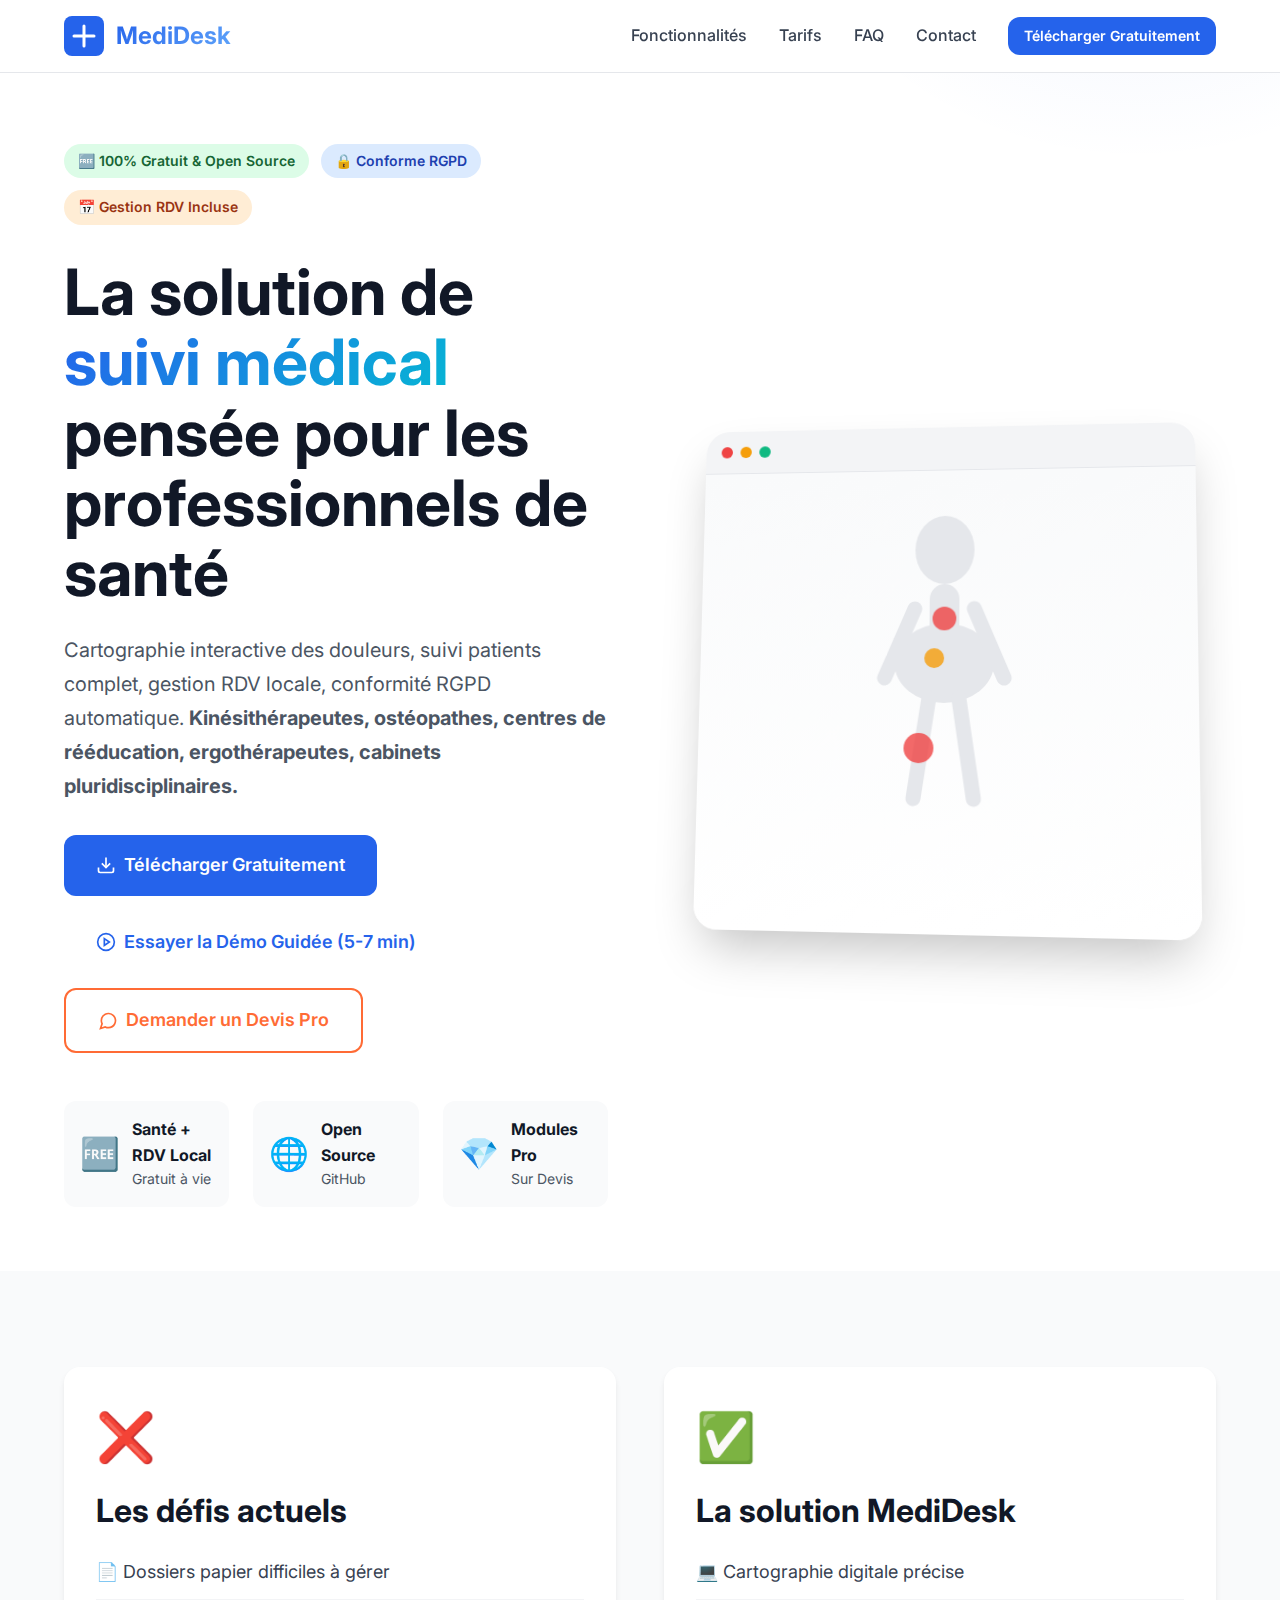
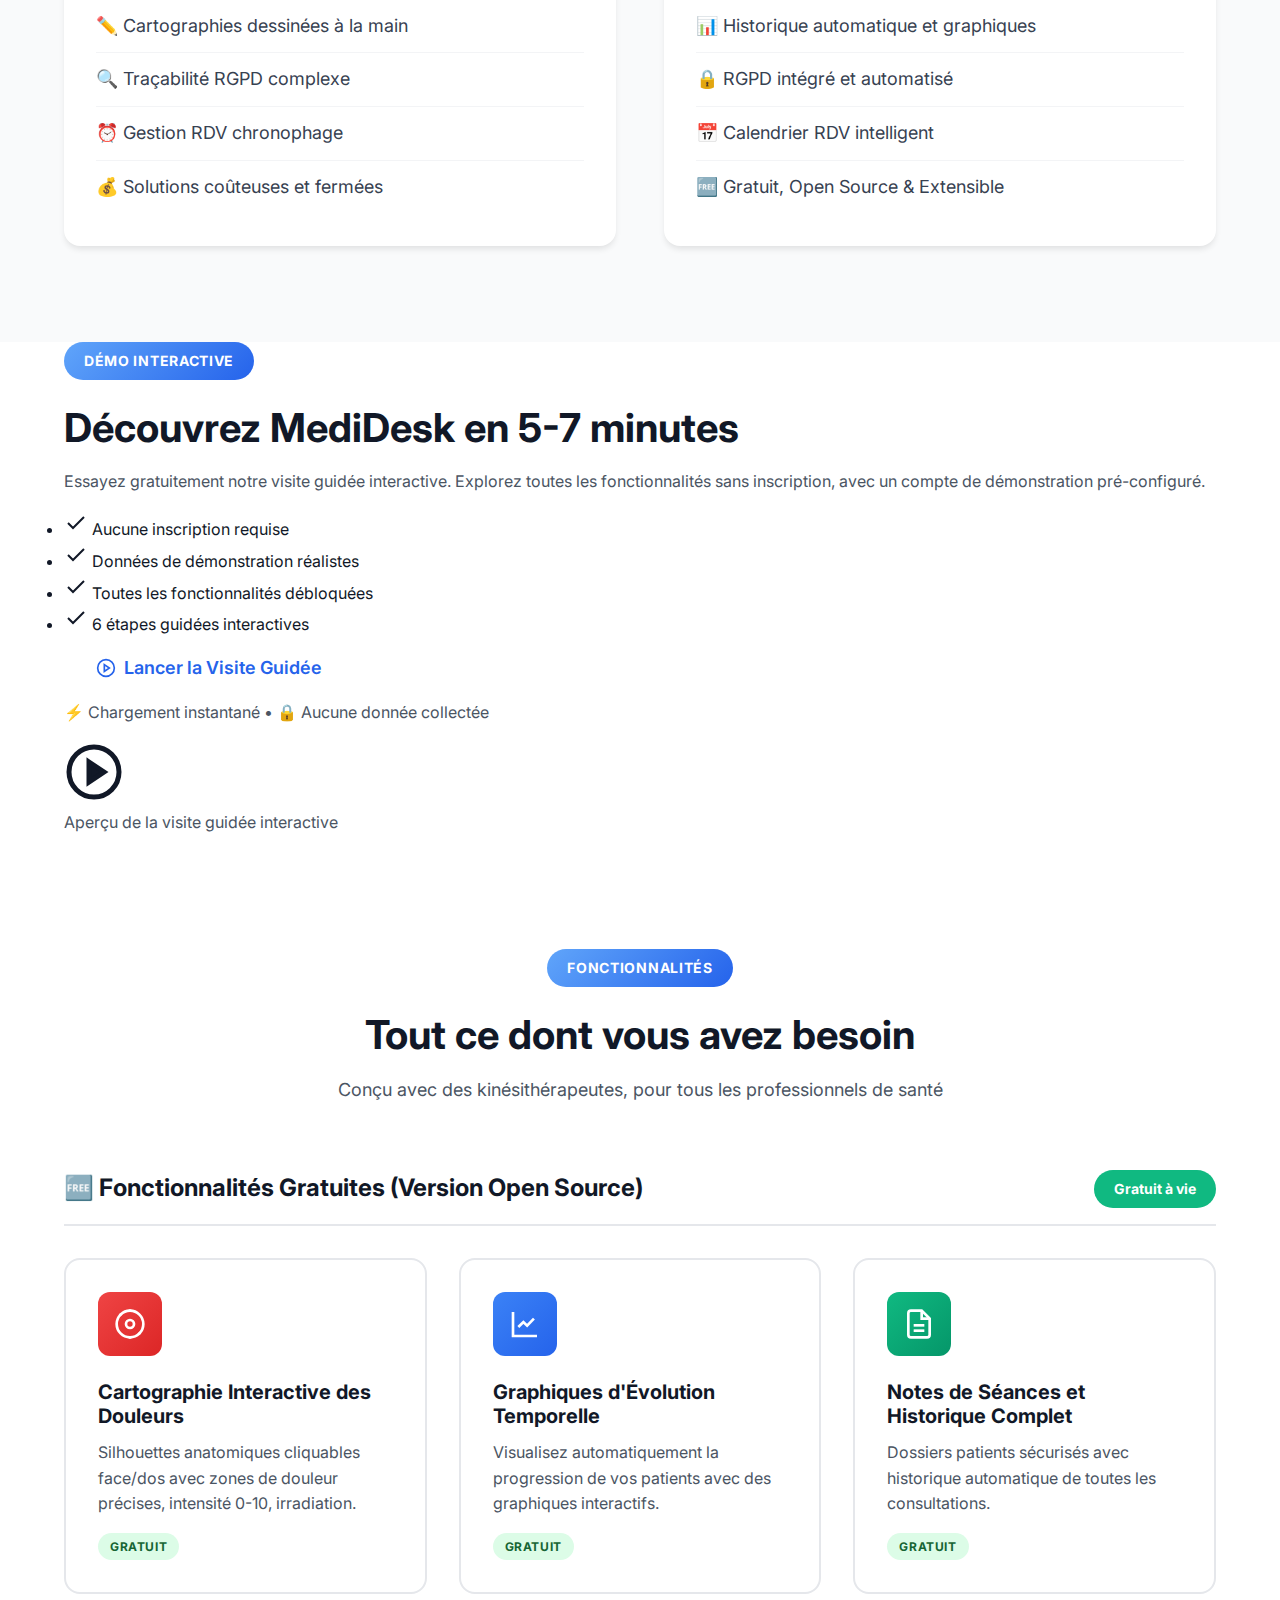
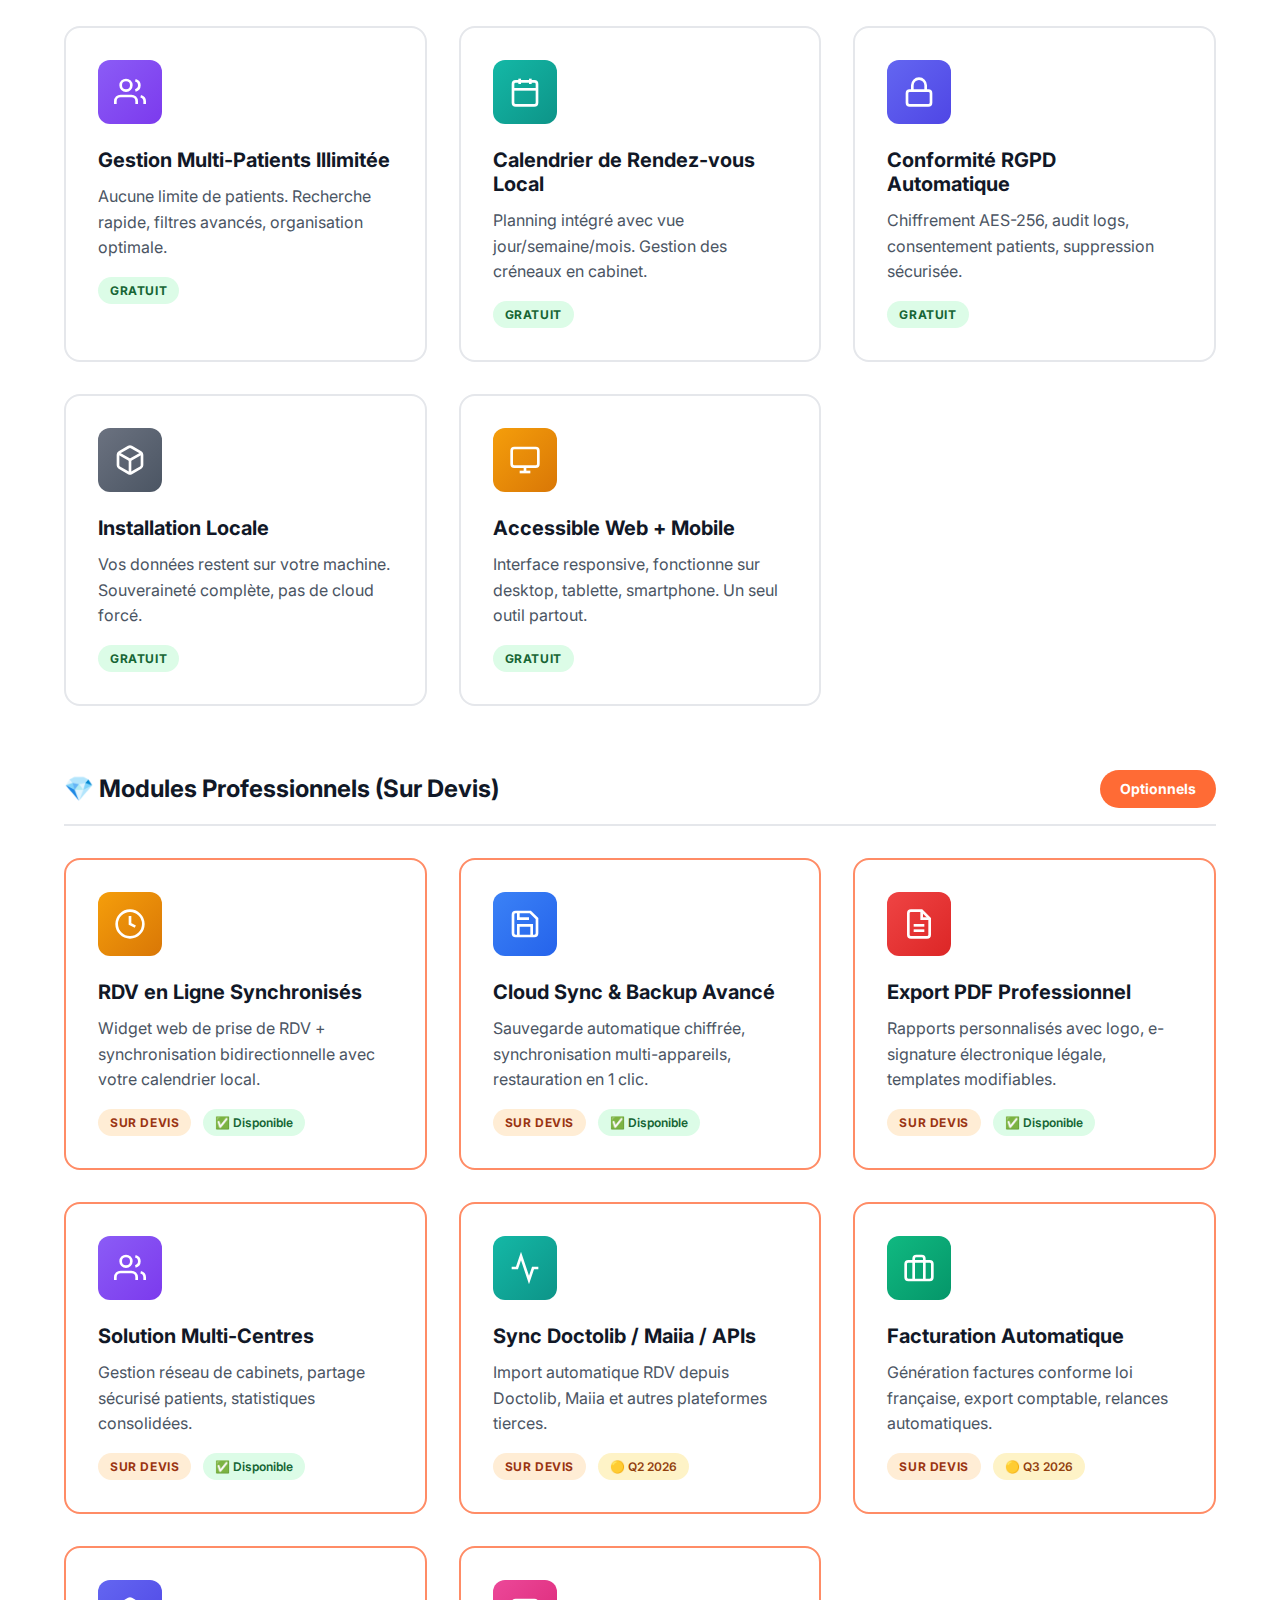
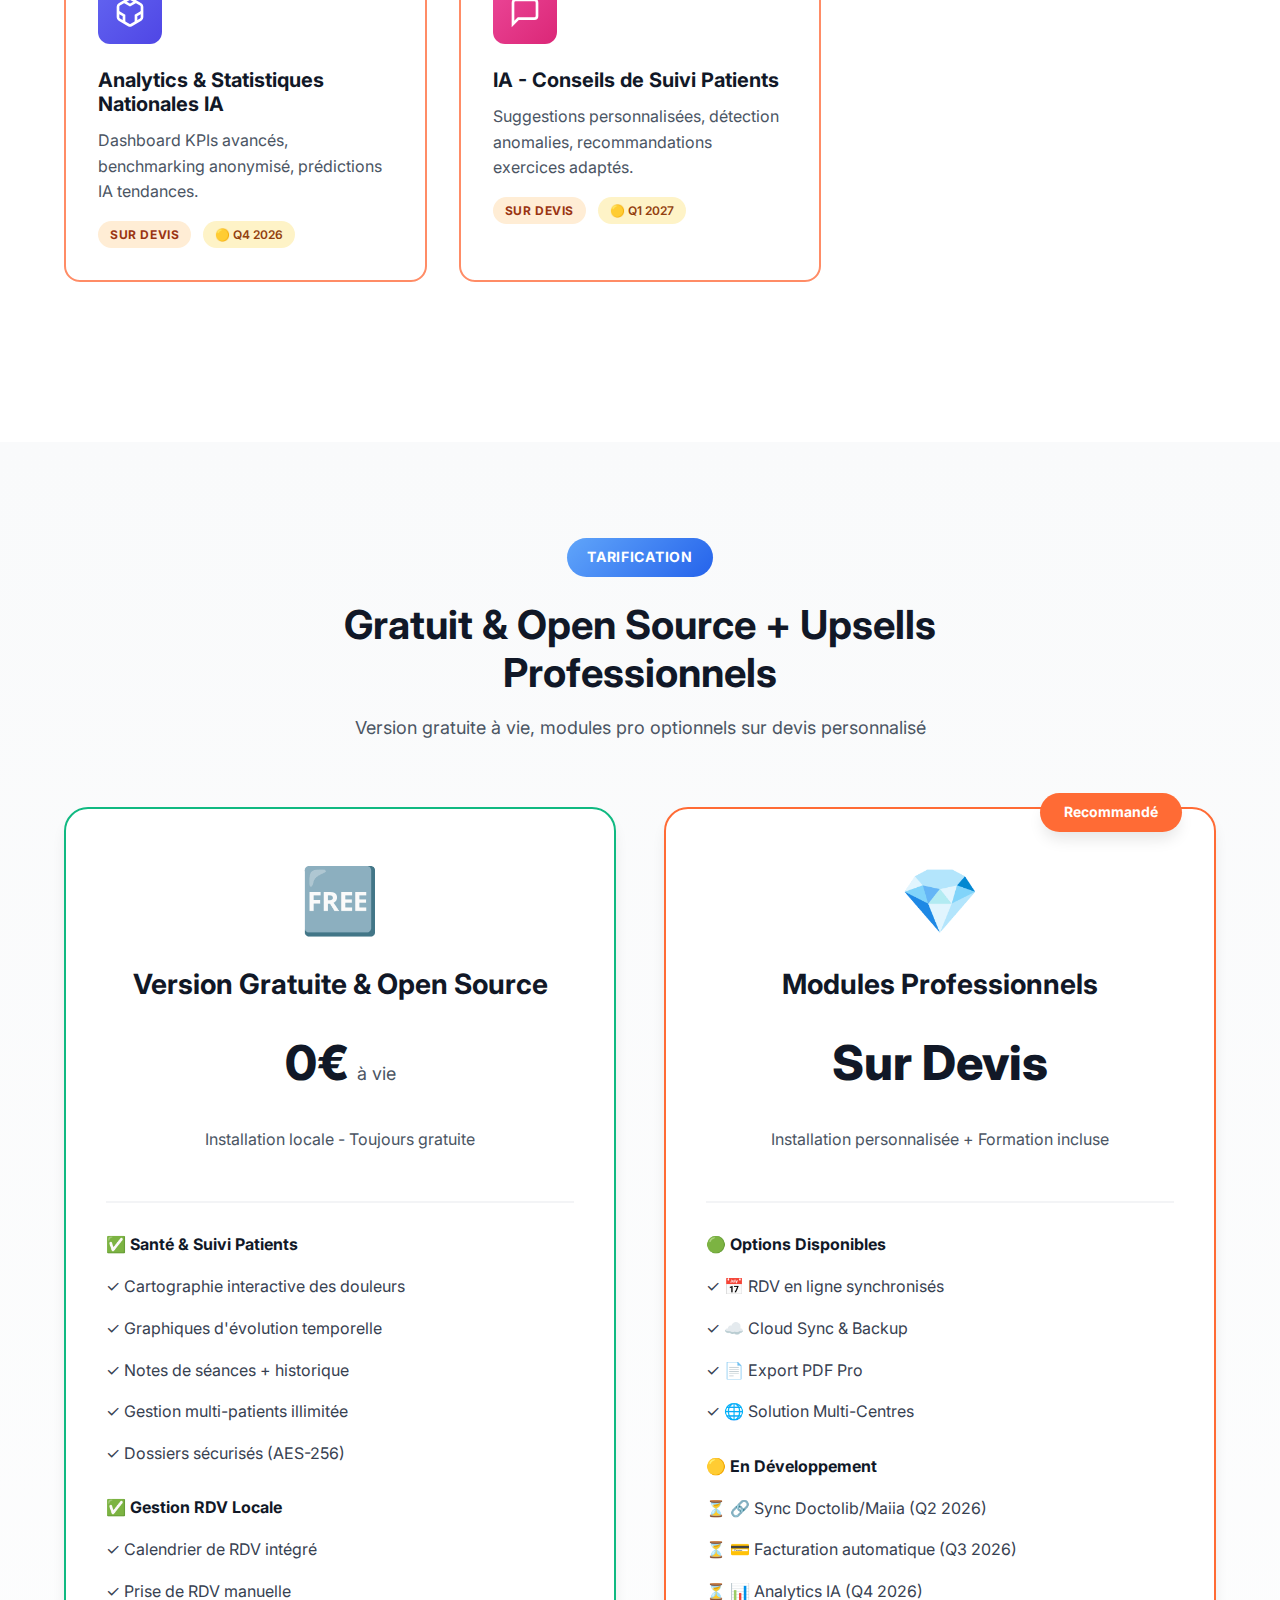
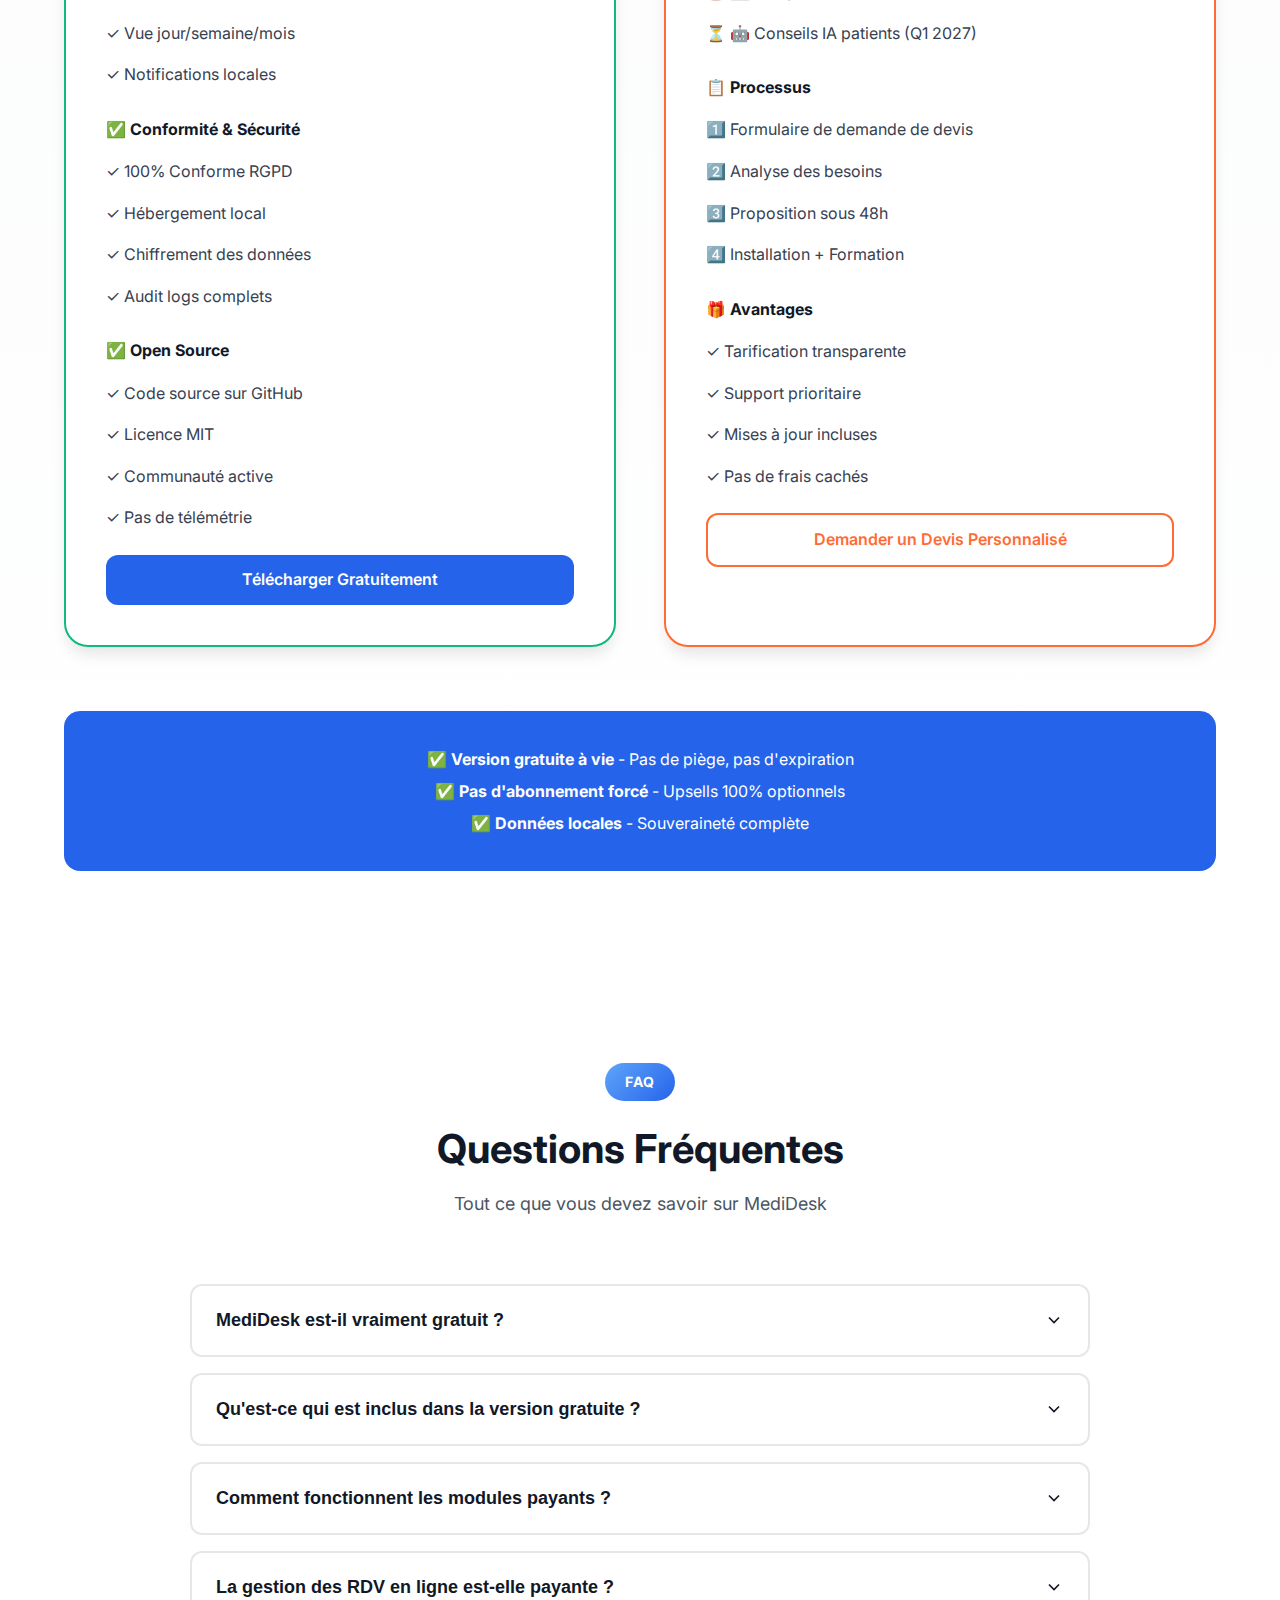
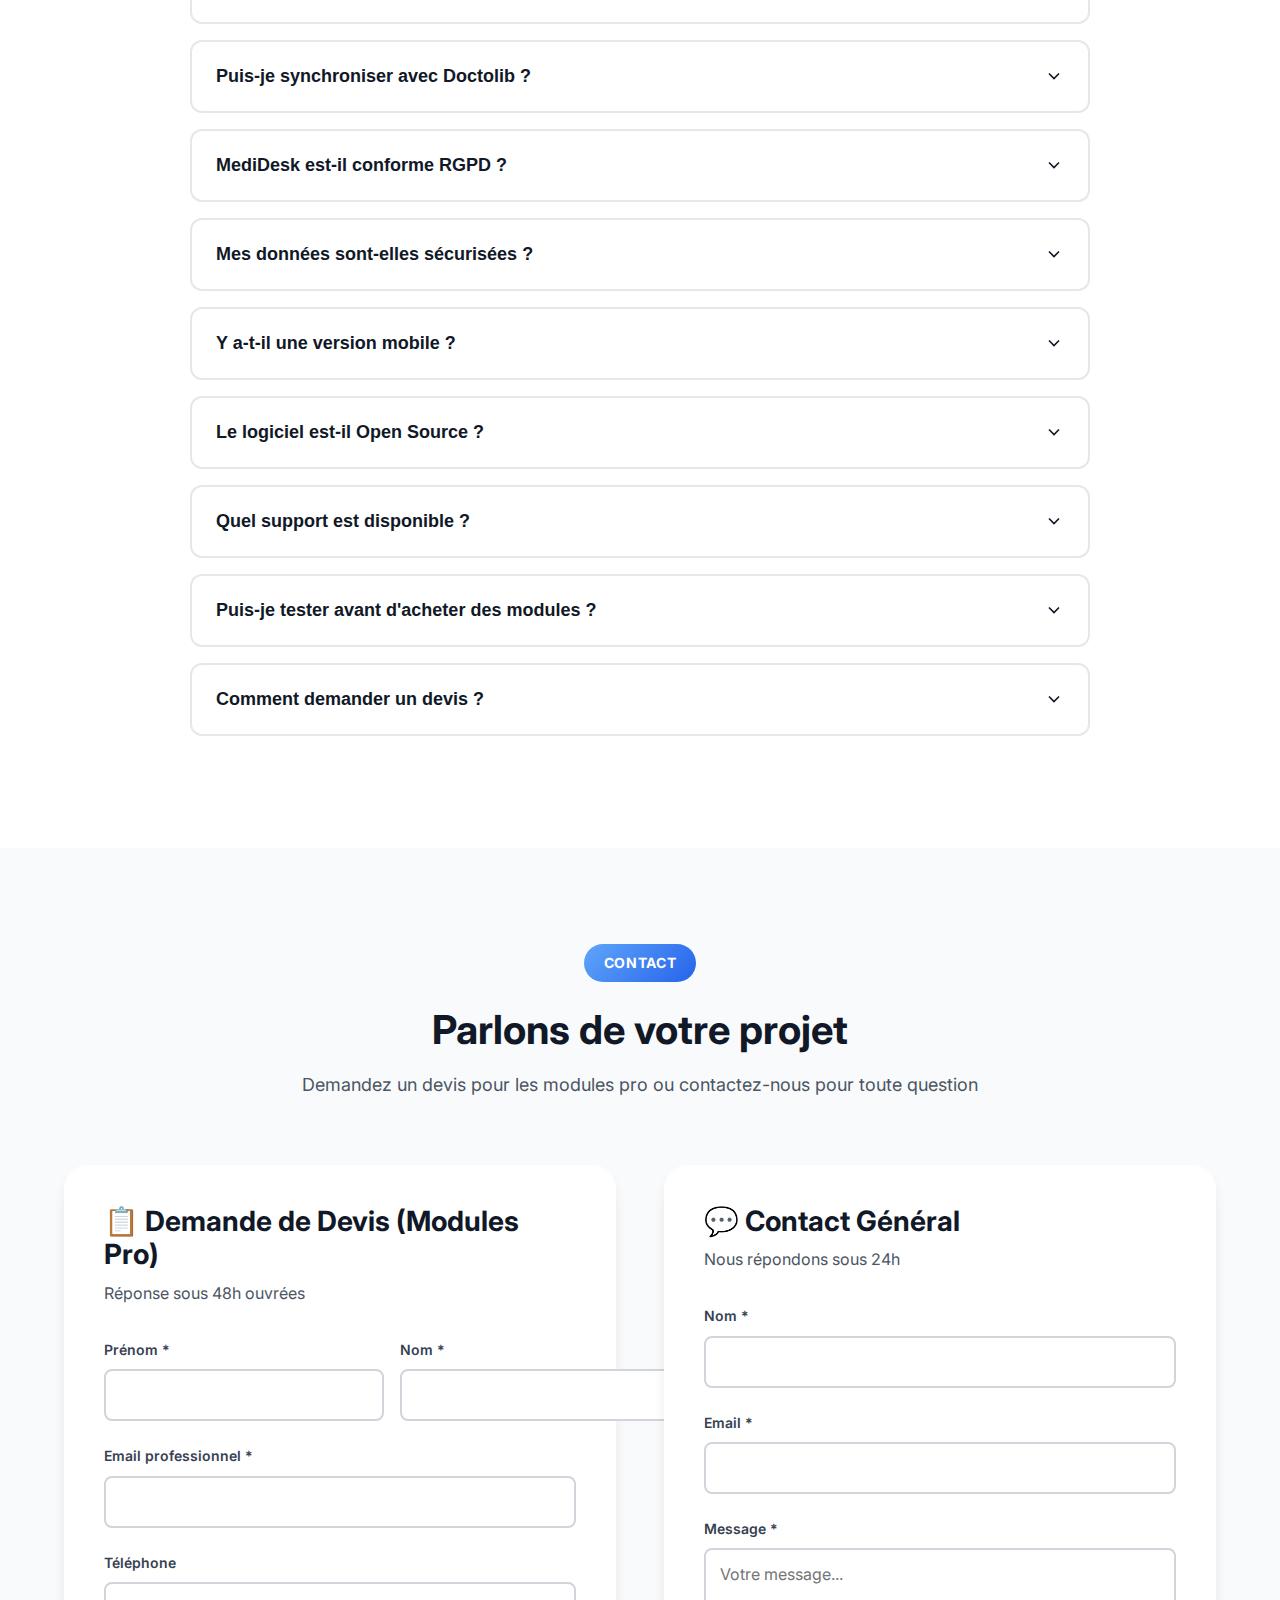
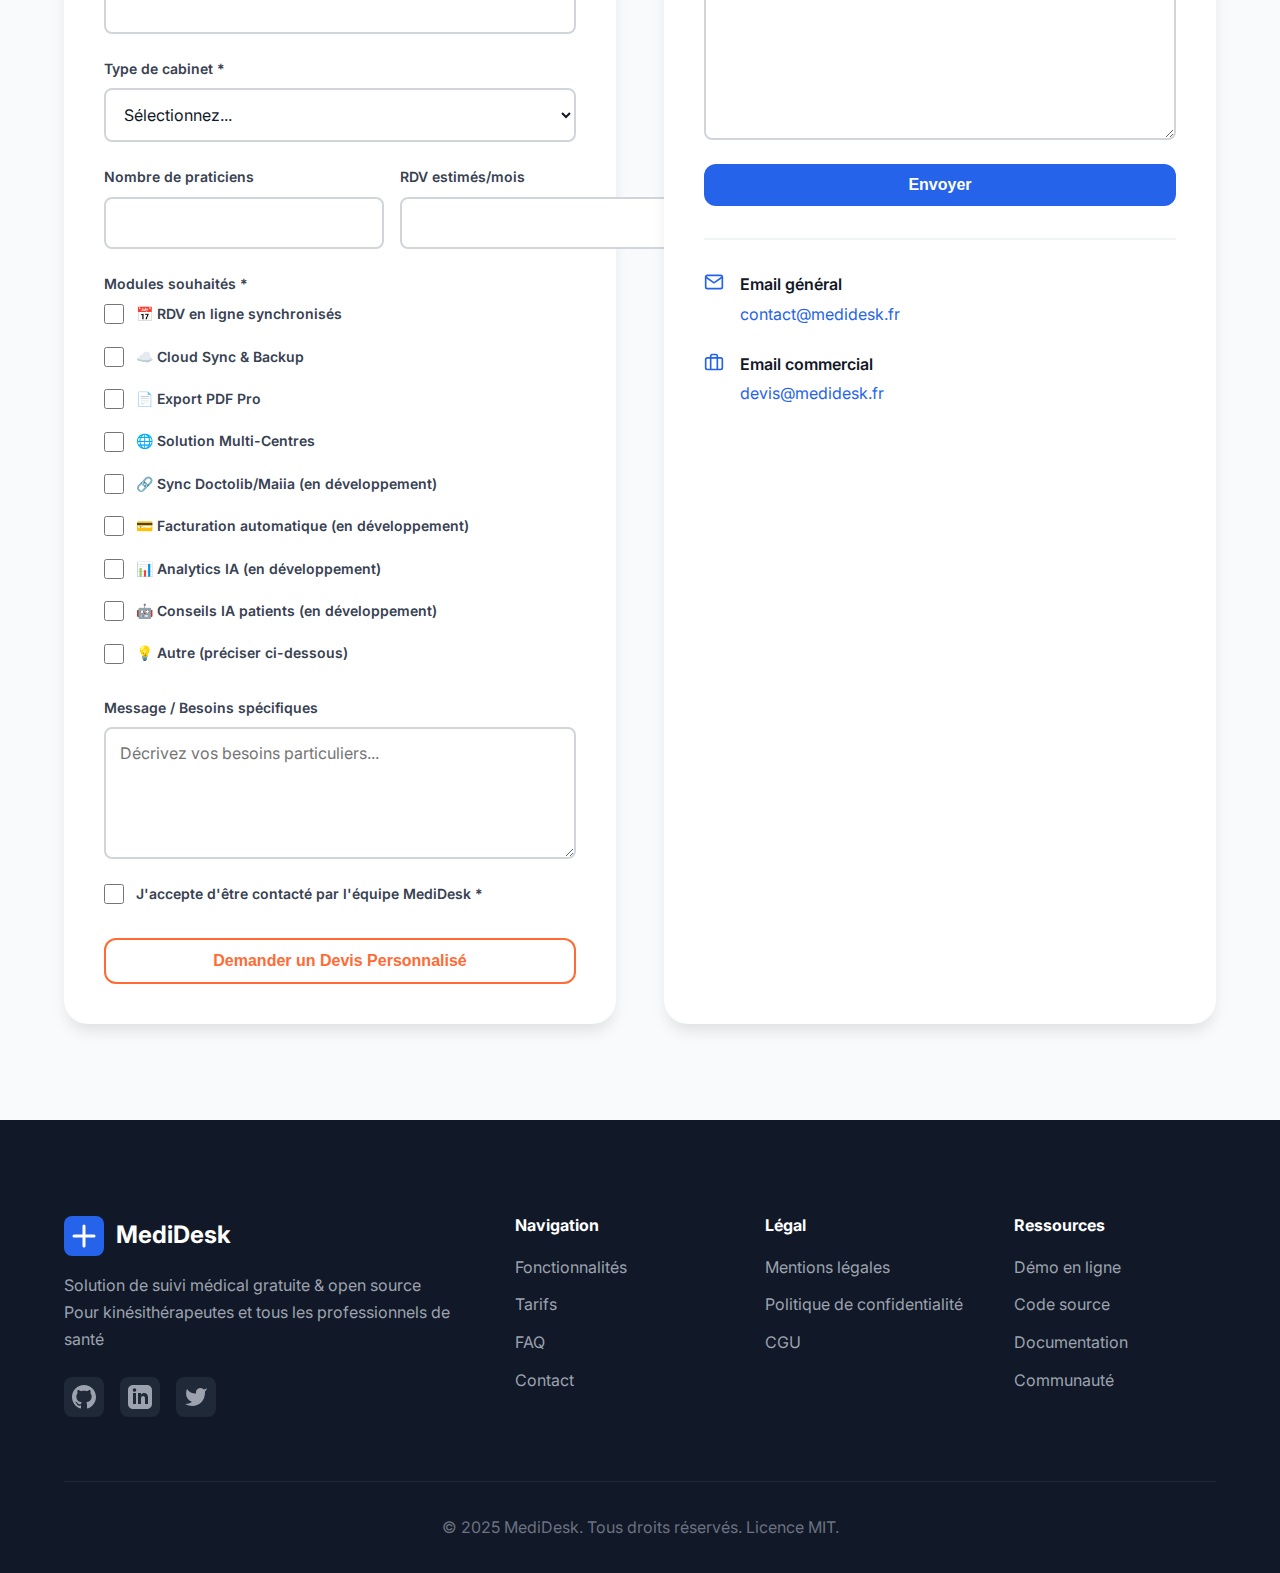
<file: website/index.html>
<!DOCTYPE html>
<html lang="fr">
<head>
    <meta charset="UTF-8">
    <meta name="viewport" content="width=device-width, initial-scale=1.0">
    
    <!-- SEO Meta Tags -->
    <meta name="description" content="MediDesk - Solution de suivi médical pour professionnels de santé : kinésithérapeutes, ostéopathes, centres de rééducation, ergothérapeutes. Cartographie douleur, suivi patients, conformité RGPD. Version gratuite & open source.">
    <meta name="keywords" content="kinésithérapeute, ostéopathe, ergothérapeute, centre de rééducation, cabinet pluridisciplinaire, centre de soins, logiciel médical, suivi patient, cartographie douleur, RGPD santé, open source">
    <meta name="author" content="MediDesk">
    
    <!-- Open Graph -->
    <meta property="og:title" content="MediDesk - Solution de suivi médical pour professionnels de santé">
    <meta property="og:description" content="Cartographie interactive, suivi patients, conformité RGPD. Gratuit & Open Source pour kinésithérapeutes et professionnels de santé.">
    <meta property="og:type" content="website">
    <meta property="og:url" content="https://medidesk.fr">
    <meta property="og:image" content="https://medidesk.fr/assets/og-image.jpg">
    
    <!-- Twitter Card -->
    <meta name="twitter:card" content="summary_large_image">
    <meta name="twitter:title" content="MediDesk - Solution de suivi médical pour professionnels de santé">
    <meta name="twitter:description" content="Cartographie interactive, suivi patients, conformité RGPD. Gratuit & Open Source.">
    
    <title>MediDesk - Solution de Suivi Médical pour Professionnels de Santé</title>
    
    <!-- Fonts -->
    <link rel="preconnect" href="https://fonts.googleapis.com">
    <link rel="preconnect" href="https://fonts.gstatic.com" crossorigin>
    <link href="https://fonts.googleapis.com/css2?family=Inter:wght@400;500;600;700;800&display=swap" rel="stylesheet">
    
    <!-- Stylesheet -->
    <link rel="stylesheet" href="css/style.css">
    
    <!-- Favicon -->
    <link rel="icon" type="image/svg+xml" href="data:image/svg+xml,<svg xmlns='http://www.w3.org/2000/svg' viewBox='0 0 40 40'><rect width='40' height='40' rx='8' fill='%232563eb'/><path d='M20 10v20M10 20h20' stroke='white' stroke-width='3' stroke-linecap='round'/></svg>">
    
    <!-- Schema.org structured data -->
    <script type="application/ld+json">
    {
      "@context": "https://schema.org",
      "@type": "SoftwareApplication",
      "name": "MediDesk",
      "applicationCategory": "HealthApplication",
      "description": "Solution de suivi médical pour professionnels de santé",
      "operatingSystem": "Web, Android",
      "offers": {
        "@type": "Offer",
        "price": "0",
        "priceCurrency": "EUR"
      },
      "audience": {
        "@type": "Audience",
        "audienceType": "Professionnels de santé"
      }
    }
    </script>
</head>
<body>
    <!-- Navigation -->
    <nav class="navbar" id="navbar">
        <div class="container">
            <div class="nav-wrapper">
                <div class="logo">
                    <svg width="40" height="40" viewBox="0 0 40 40" fill="none" xmlns="http://www.w3.org/2000/svg">
                        <rect width="40" height="40" rx="8" fill="#2563eb"/>
                        <path d="M20 10v20M10 20h20" stroke="white" stroke-width="3" stroke-linecap="round"/>
                    </svg>
                    <span class="logo-text">MediDesk</span>
                </div>
                <div class="nav-links" id="navLinks">
                    <a href="#fonctionnalites" class="nav-link">Fonctionnalités</a>
                    <a href="#tarifs" class="nav-link">Tarifs</a>
                    <a href="#faq" class="nav-link">FAQ</a>
                    <a href="#contact" class="nav-link">Contact</a>
                    <a href="https://demo.medidesk.fr" class="btn btn-primary btn-sm" target="_blank">Télécharger Gratuitement</a>
                </div>
                <button class="mobile-menu-btn" id="mobileMenuBtn" aria-label="Menu">
                    <span></span>
                    <span></span>
                    <span></span>
                </button>
            </div>
        </div>
    </nav>

    <!-- Hero Section -->
    <section class="hero">
        <div class="container">
            <div class="hero-content">
                <div class="hero-text">
                    <!-- Badges -->
                    <div class="hero-badges">
                        <span class="badge badge-green">🆓 100% Gratuit & Open Source</span>
                        <span class="badge badge-blue">🔒 Conforme RGPD</span>
                        <span class="badge badge-orange">📅 Gestion RDV Incluse</span>
                    </div>
                    
                    <!-- Main Title -->
                    <h1 class="hero-title">
                        La solution de <span class="gradient-text">suivi médical</span> pensée pour les professionnels de santé
                    </h1>
                    
                    <!-- Subtitle -->
                    <p class="hero-subtitle">
                        Cartographie interactive des douleurs, suivi patients complet, gestion RDV locale, conformité RGPD automatique.
                        <strong>Kinésithérapeutes, ostéopathes, centres de rééducation, ergothérapeutes, cabinets pluridisciplinaires.</strong>
                    </p>
                    
                    <!-- CTAs -->
                    <div class="hero-cta">
                        <a href="https://demo.medidesk.fr" class="btn btn-primary btn-lg" target="_blank">
                            <svg width="20" height="20" viewBox="0 0 24 24" fill="none" stroke="currentColor" stroke-width="2">
                                <path d="M21 15v4a2 2 0 0 1-2 2H5a2 2 0 0 1-2-2v-4"></path>
                                <polyline points="7 10 12 15 17 10"></polyline>
                                <line x1="12" y1="15" x2="12" y2="3"></line>
                            </svg>
                            Télécharger Gratuitement
                        </a>
                        <a href="https://demo.medidesk.fr" class="btn btn-demo btn-lg" target="_blank">
                            <svg width="20" height="20" viewBox="0 0 24 24" fill="none" stroke="currentColor" stroke-width="2">
                                <circle cx="12" cy="12" r="10"></circle>
                                <polygon points="10 8 16 12 10 16 10 8"></polygon>
                            </svg>
                            Essayer la Démo Guidée (5-7 min)
                        </a>
                        <a href="#contact" class="btn btn-secondary btn-lg">
                            <svg width="20" height="20" viewBox="0 0 24 24" fill="none" stroke="currentColor" stroke-width="2">
                                <path d="M21 11.5a8.38 8.38 0 0 1-.9 3.8 8.5 8.5 0 0 1-7.6 4.7 8.38 8.38 0 0 1-3.8-.9L3 21l1.9-5.7a8.38 8.38 0 0 1-.9-3.8 8.5 8.5 0 0 1 4.7-7.6 8.38 8.38 0 0 1 3.8-.9h.5a8.48 8.48 0 0 1 8 8v.5z"></path>
                            </svg>
                            Demander un Devis Pro
                        </a>
                    </div>
                    
                    <!-- Stats -->
                    <div class="hero-stats">
                        <div class="stat">
                            <div class="stat-icon">🆓</div>
                            <div class="stat-content">
                                <div class="stat-value">Santé + RDV Local</div>
                                <div class="stat-label">Gratuit à vie</div>
                            </div>
                        </div>
                        <div class="stat">
                            <div class="stat-icon">🌐</div>
                            <div class="stat-content">
                                <div class="stat-value">Open Source</div>
                                <div class="stat-label">GitHub</div>
                            </div>
                        </div>
                        <div class="stat">
                            <div class="stat-icon">💎</div>
                            <div class="stat-content">
                                <div class="stat-value">Modules Pro</div>
                                <div class="stat-label">Sur Devis</div>
                            </div>
                        </div>
                    </div>
                </div>
                
                <!-- Hero Image/Mockup -->
                <div class="hero-image">
                    <div class="mockup-container">
                        <div class="mockup-screen">
                            <div class="mockup-header">
                                <span class="dot"></span>
                                <span class="dot"></span>
                                <span class="dot"></span>
                            </div>
                            <div class="mockup-content">
                                <div class="silhouette-preview">
                                    <svg width="300" height="400" viewBox="0 0 300 400">
                                        <!-- Body silhouette -->
                                        <ellipse cx="150" cy="50" rx="30" ry="35" fill="#e5e7eb"/>
                                        <rect x="135" y="85" width="30" height="80" rx="15" fill="#e5e7eb"/>
                                        <ellipse cx="150" cy="165" rx="50" ry="40" fill="#e5e7eb"/>
                                        <line x1="120" y1="110" x2="90" y2="180" stroke="#e5e7eb" stroke-width="15" stroke-linecap="round"/>
                                        <line x1="180" y1="110" x2="210" y2="180" stroke="#e5e7eb" stroke-width="15" stroke-linecap="round"/>
                                        <line x1="135" y1="200" x2="120" y2="300" stroke="#e5e7eb" stroke-width="15" stroke-linecap="round"/>
                                        <line x1="165" y1="200" x2="180" y2="300" stroke="#e5e7eb" stroke-width="15" stroke-linecap="round"/>
                                        <!-- Pain points with animations -->
                                        <circle cx="150" cy="120" r="12" fill="#ef4444" opacity="0.8" class="pain-point"/>
                                        <circle cx="140" cy="160" r="10" fill="#f59e0b" opacity="0.8" class="pain-point"/>
                                        <circle cx="125" cy="250" r="15" fill="#ef4444" opacity="0.8" class="pain-point"/>
                                    </svg>
                                </div>
                            </div>
                        </div>
                    </div>
                </div>
            </div>
        </div>
        
        <!-- Background decoration -->
        <div class="hero-bg-decoration"></div>
    </section>

    <!-- Problem/Solution Section -->
    <section class="problem-solution">
        <div class="container">
            <div class="ps-grid">
                <div class="ps-problem">
                    <div class="ps-icon ps-icon-red">❌</div>
                    <h3>Les défis actuels</h3>
                    <ul class="ps-list">
                        <li>📄 Dossiers papier difficiles à gérer</li>
                        <li>✏️ Cartographies dessinées à la main</li>
                        <li>🔍 Traçabilité RGPD complexe</li>
                        <li>⏰ Gestion RDV chronophage</li>
                        <li>💰 Solutions coûteuses et fermées</li>
                    </ul>
                </div>
                <div class="ps-solution">
                    <div class="ps-icon ps-icon-green">✅</div>
                    <h3>La solution MediDesk</h3>
                    <ul class="ps-list">
                        <li>💻 Cartographie digitale précise</li>
                        <li>📊 Historique automatique et graphiques</li>
                        <li>🔒 RGPD intégré et automatisé</li>
                        <li>📅 Calendrier RDV intelligent</li>
                        <li>🆓 Gratuit, Open Source & Extensible</li>
                    </ul>
                </div>
            </div>
        </div>
    </section>

    <!-- Demo Section -->
    <section class="demo-section">
        <div class="container">
            <div class="demo-content">
                <div class="demo-text">
                    <span class="section-badge">Démo Interactive</span>
                    <h2>Découvrez MediDesk en 5-7 minutes</h2>
                    <p>
                        Essayez gratuitement notre visite guidée interactive. Explorez toutes les fonctionnalités 
                        sans inscription, avec un compte de démonstration pré-configuré.
                    </p>
                    <ul class="demo-features">
                        <li>
                            <svg width="24" height="24" viewBox="0 0 24 24" fill="none" stroke="currentColor" stroke-width="2">
                                <polyline points="20 6 9 17 4 12"></polyline>
                            </svg>
                            <span>Aucune inscription requise</span>
                        </li>
                        <li>
                            <svg width="24" height="24" viewBox="0 0 24 24" fill="none" stroke="currentColor" stroke-width="2">
                                <polyline points="20 6 9 17 4 12"></polyline>
                            </svg>
                            <span>Données de démonstration réalistes</span>
                        </li>
                        <li>
                            <svg width="24" height="24" viewBox="0 0 24 24" fill="none" stroke="currentColor" stroke-width="2">
                                <polyline points="20 6 9 17 4 12"></polyline>
                            </svg>
                            <span>Toutes les fonctionnalités débloquées</span>
                        </li>
                        <li>
                            <svg width="24" height="24" viewBox="0 0 24 24" fill="none" stroke="currentColor" stroke-width="2">
                                <polyline points="20 6 9 17 4 12"></polyline>
                            </svg>
                            <span>6 étapes guidées interactives</span>
                        </li>
                    </ul>
                    <div class="demo-cta">
                        <a href="https://demo.medidesk.fr" class="btn btn-demo btn-lg" target="_blank">
                            <svg width="20" height="20" viewBox="0 0 24 24" fill="none" stroke="currentColor" stroke-width="2">
                                <circle cx="12" cy="12" r="10"></circle>
                                <polygon points="10 8 16 12 10 16 10 8"></polygon>
                            </svg>
                            Lancer la Visite Guidée
                        </a>
                        <p class="demo-note">⚡ Chargement instantané • 🔒 Aucune donnée collectée</p>
                    </div>
                </div>
                <div class="demo-preview">
                    <div class="demo-video-placeholder">
                        <div class="play-button">
                            <svg width="60" height="60" viewBox="0 0 24 24" fill="none" stroke="currentColor" stroke-width="2">
                                <circle cx="12" cy="12" r="10"></circle>
                                <polygon points="10 8 16 12 10 16 10 8" fill="currentColor"></polygon>
                            </svg>
                        </div>
                        <p>Aperçu de la visite guidée interactive</p>
                    </div>
                </div>
            </div>
        </div>
    </section>

    <!-- Features Section -->
    <section id="fonctionnalites" class="features-section">
        <div class="container">
            <div class="section-header">
                <span class="section-badge">Fonctionnalités</span>
                <h2>Tout ce dont vous avez besoin</h2>
                <p>Conçu avec des kinésithérapeutes, pour tous les professionnels de santé</p>
            </div>

            <!-- Free Features -->
            <div class="features-category">
                <div class="category-header">
                    <h3>🆓 Fonctionnalités Gratuites (Version Open Source)</h3>
                    <span class="category-badge">Gratuit à vie</span>
                </div>
                
                <div class="features-grid">
                    <div class="feature-card">
                        <div class="feature-icon bg-red">
                            <svg width="32" height="32" viewBox="0 0 24 24" fill="none" stroke="currentColor" stroke-width="2">
                                <circle cx="12" cy="12" r="10"></circle>
                                <circle cx="12" cy="12" r="3"></circle>
                                <line x1="12" y1="1" x2="12" y2="3"></line>
                                <line x1="12" y1="21" x2="12" y2="23"></line>
                                <line x1="4.22" y1="4.22" x2="5.64" y2="5.64"></line>
                                <line x1="18.36" y1="18.36" x2="19.78" y2="19.78"></line>
                            </svg>
                        </div>
                        <h4>Cartographie Interactive des Douleurs</h4>
                        <p>Silhouettes anatomiques cliquables face/dos avec zones de douleur précises, intensité 0-10, irradiation.</p>
                        <span class="feature-badge badge-free">Gratuit</span>
                    </div>

                    <div class="feature-card">
                        <div class="feature-icon bg-blue">
                            <svg width="32" height="32" viewBox="0 0 24 24" fill="none" stroke="currentColor" stroke-width="2">
                                <path d="M3 3v18h18"></path>
                                <path d="M18.7 8l-5.1 5.2-2.8-2.7L7 14.3"></path>
                            </svg>
                        </div>
                        <h4>Graphiques d'Évolution Temporelle</h4>
                        <p>Visualisez automatiquement la progression de vos patients avec des graphiques interactifs.</p>
                        <span class="feature-badge badge-free">Gratuit</span>
                    </div>

                    <div class="feature-card">
                        <div class="feature-icon bg-green">
                            <svg width="32" height="32" viewBox="0 0 24 24" fill="none" stroke="currentColor" stroke-width="2">
                                <path d="M14 2H6a2 2 0 0 0-2 2v16a2 2 0 0 0 2 2h12a2 2 0 0 0 2-2V8z"></path>
                                <polyline points="14 2 14 8 20 8"></polyline>
                                <line x1="16" y1="13" x2="8" y2="13"></line>
                                <line x1="16" y1="17" x2="8" y2="17"></line>
                            </svg>
                        </div>
                        <h4>Notes de Séances et Historique Complet</h4>
                        <p>Dossiers patients sécurisés avec historique automatique de toutes les consultations.</p>
                        <span class="feature-badge badge-free">Gratuit</span>
                    </div>

                    <div class="feature-card">
                        <div class="feature-icon bg-purple">
                            <svg width="32" height="32" viewBox="0 0 24 24" fill="none" stroke="currentColor" stroke-width="2">
                                <path d="M17 21v-2a4 4 0 0 0-4-4H5a4 4 0 0 0-4 4v2"></path>
                                <circle cx="9" cy="7" r="4"></circle>
                                <path d="M23 21v-2a4 4 0 0 0-3-3.87"></path>
                                <path d="M16 3.13a4 4 0 0 1 0 7.75"></path>
                            </svg>
                        </div>
                        <h4>Gestion Multi-Patients Illimitée</h4>
                        <p>Aucune limite de patients. Recherche rapide, filtres avancés, organisation optimale.</p>
                        <span class="feature-badge badge-free">Gratuit</span>
                    </div>

                    <div class="feature-card">
                        <div class="feature-icon bg-teal">
                            <svg width="32" height="32" viewBox="0 0 24 24" fill="none" stroke="currentColor" stroke-width="2">
                                <rect x="3" y="4" width="18" height="18" rx="2" ry="2"></rect>
                                <line x1="16" y1="2" x2="16" y2="6"></line>
                                <line x1="8" y1="2" x2="8" y2="6"></line>
                                <line x1="3" y1="10" x2="21" y2="10"></line>
                            </svg>
                        </div>
                        <h4>Calendrier de Rendez-vous Local</h4>
                        <p>Planning intégré avec vue jour/semaine/mois. Gestion des créneaux en cabinet.</p>
                        <span class="feature-badge badge-free">Gratuit</span>
                    </div>

                    <div class="feature-card">
                        <div class="feature-icon bg-indigo">
                            <svg width="32" height="32" viewBox="0 0 24 24" fill="none" stroke="currentColor" stroke-width="2">
                                <rect x="3" y="11" width="18" height="11" rx="2" ry="2"></rect>
                                <path d="M7 11V7a5 5 0 0 1 10 0v4"></path>
                            </svg>
                        </div>
                        <h4>Conformité RGPD Automatique</h4>
                        <p>Chiffrement AES-256, audit logs, consentement patients, suppression sécurisée.</p>
                        <span class="feature-badge badge-free">Gratuit</span>
                    </div>

                    <div class="feature-card">
                        <div class="feature-icon bg-gray">
                            <svg width="32" height="32" viewBox="0 0 24 24" fill="none" stroke="currentColor" stroke-width="2">
                                <path d="M21 16V8a2 2 0 0 0-1-1.73l-7-4a2 2 0 0 0-2 0l-7 4A2 2 0 0 0 3 8v8a2 2 0 0 0 1 1.73l7 4a2 2 0 0 0 2 0l7-4A2 2 0 0 0 21 16z"></path>
                                <polyline points="3.27 6.96 12 12.01 20.73 6.96"></polyline>
                                <line x1="12" y1="22.08" x2="12" y2="12"></line>
                            </svg>
                        </div>
                        <h4>Installation Locale</h4>
                        <p>Vos données restent sur votre machine. Souveraineté complète, pas de cloud forcé.</p>
                        <span class="feature-badge badge-free">Gratuit</span>
                    </div>

                    <div class="feature-card">
                        <div class="feature-icon bg-orange">
                            <svg width="32" height="32" viewBox="0 0 24 24" fill="none" stroke="currentColor" stroke-width="2">
                                <rect x="2" y="3" width="20" height="14" rx="2" ry="2"></rect>
                                <line x1="8" y1="21" x2="16" y2="21"></line>
                                <line x1="12" y1="17" x2="12" y2="21"></line>
                            </svg>
                        </div>
                        <h4>Accessible Web + Mobile</h4>
                        <p>Interface responsive, fonctionne sur desktop, tablette, smartphone. Un seul outil partout.</p>
                        <span class="feature-badge badge-free">Gratuit</span>
                    </div>
                </div>
            </div>

            <!-- Pro Features -->
            <div class="features-category">
                <div class="category-header">
                    <h3>💎 Modules Professionnels (Sur Devis)</h3>
                    <span class="category-badge category-badge-pro">Optionnels</span>
                </div>
                
                <div class="features-grid">
                    <div class="feature-card feature-card-pro">
                        <div class="feature-icon bg-orange">
                            <svg width="32" height="32" viewBox="0 0 24 24" fill="none" stroke="currentColor" stroke-width="2">
                                <circle cx="12" cy="12" r="10"></circle>
                                <polyline points="12 6 12 12 16 14"></polyline>
                            </svg>
                        </div>
                        <h4>RDV en Ligne Synchronisés</h4>
                        <p>Widget web de prise de RDV + synchronisation bidirectionnelle avec votre calendrier local.</p>
                        <span class="feature-badge badge-pro">Sur Devis</span>
                        <span class="availability-badge available">✅ Disponible</span>
                    </div>

                    <div class="feature-card feature-card-pro">
                        <div class="feature-icon bg-blue">
                            <svg width="32" height="32" viewBox="0 0 24 24" fill="none" stroke="currentColor" stroke-width="2">
                                <path d="M19 21H5a2 2 0 0 1-2-2V5a2 2 0 0 1 2-2h11l5 5v11a2 2 0 0 1-2 2z"></path>
                                <polyline points="17 21 17 13 7 13 7 21"></polyline>
                                <polyline points="7 3 7 8 15 8"></polyline>
                            </svg>
                        </div>
                        <h4>Cloud Sync & Backup Avancé</h4>
                        <p>Sauvegarde automatique chiffrée, synchronisation multi-appareils, restauration en 1 clic.</p>
                        <span class="feature-badge badge-pro">Sur Devis</span>
                        <span class="availability-badge available">✅ Disponible</span>
                    </div>

                    <div class="feature-card feature-card-pro">
                        <div class="feature-icon bg-red">
                            <svg width="32" height="32" viewBox="0 0 24 24" fill="none" stroke="currentColor" stroke-width="2">
                                <path d="M14 2H6a2 2 0 0 0-2 2v16a2 2 0 0 0 2 2h12a2 2 0 0 0 2-2V8z"></path>
                                <polyline points="14 2 14 8 20 8"></polyline>
                                <line x1="16" y1="13" x2="8" y2="13"></line>
                                <line x1="16" y1="17" x2="8" y2="17"></line>
                            </svg>
                        </div>
                        <h4>Export PDF Professionnel</h4>
                        <p>Rapports personnalisés avec logo, e-signature électronique légale, templates modifiables.</p>
                        <span class="feature-badge badge-pro">Sur Devis</span>
                        <span class="availability-badge available">✅ Disponible</span>
                    </div>

                    <div class="feature-card feature-card-pro">
                        <div class="feature-icon bg-purple">
                            <svg width="32" height="32" viewBox="0 0 24 24" fill="none" stroke="currentColor" stroke-width="2">
                                <path d="M17 21v-2a4 4 0 0 0-4-4H5a4 4 0 0 0-4 4v2"></path>
                                <circle cx="9" cy="7" r="4"></circle>
                                <path d="M23 21v-2a4 4 0 0 0-3-3.87"></path>
                                <path d="M16 3.13a4 4 0 0 1 0 7.75"></path>
                            </svg>
                        </div>
                        <h4>Solution Multi-Centres</h4>
                        <p>Gestion réseau de cabinets, partage sécurisé patients, statistiques consolidées.</p>
                        <span class="feature-badge badge-pro">Sur Devis</span>
                        <span class="availability-badge available">✅ Disponible</span>
                    </div>

                    <div class="feature-card feature-card-pro">
                        <div class="feature-icon bg-teal">
                            <svg width="32" height="32" viewBox="0 0 24 24" fill="none" stroke="currentColor" stroke-width="2">
                                <polyline points="22 12 18 12 15 21 9 3 6 12 2 12"></polyline>
                            </svg>
                        </div>
                        <h4>Sync Doctolib / Maiia / APIs</h4>
                        <p>Import automatique RDV depuis Doctolib, Maiia et autres plateformes tierces.</p>
                        <span class="feature-badge badge-pro">Sur Devis</span>
                        <span class="availability-badge dev">🟡 Q2 2026</span>
                    </div>

                    <div class="feature-card feature-card-pro">
                        <div class="feature-icon bg-green">
                            <svg width="32" height="32" viewBox="0 0 24 24" fill="none" stroke="currentColor" stroke-width="2">
                                <rect x="2" y="7" width="20" height="14" rx="2" ry="2"></rect>
                                <path d="M16 21V5a2 2 0 0 0-2-2h-4a2 2 0 0 0-2 2v16"></path>
                            </svg>
                        </div>
                        <h4>Facturation Automatique</h4>
                        <p>Génération factures conforme loi française, export comptable, relances automatiques.</p>
                        <span class="feature-badge badge-pro">Sur Devis</span>
                        <span class="availability-badge dev">🟡 Q3 2026</span>
                    </div>

                    <div class="feature-card feature-card-pro">
                        <div class="feature-icon bg-indigo">
                            <svg width="32" height="32" viewBox="0 0 24 24" fill="none" stroke="currentColor" stroke-width="2">
                                <path d="M21 16V8a2 2 0 0 0-1-1.73l-7-4a2 2 0 0 0-2 0l-7 4A2 2 0 0 0 3 8v8a2 2 0 0 0 1 1.73l7 4a2 2 0 0 0 2 0l7-4A2 2 0 0 0 21 16z"></path>
                                <polyline points="7.5 4.21 12 6.81 16.5 4.21"></polyline>
                                <polyline points="7.5 19.79 7.5 14.6 3 12"></polyline>
                                <polyline points="21 12 16.5 14.6 16.5 19.79"></polyline>
                            </svg>
                        </div>
                        <h4>Analytics & Statistiques Nationales IA</h4>
                        <p>Dashboard KPIs avancés, benchmarking anonymisé, prédictions IA tendances.</p>
                        <span class="feature-badge badge-pro">Sur Devis</span>
                        <span class="availability-badge dev">🟡 Q4 2026</span>
                    </div>

                    <div class="feature-card feature-card-pro">
                        <div class="feature-icon bg-pink">
                            <svg width="32" height="32" viewBox="0 0 24 24" fill="none" stroke="currentColor" stroke-width="2">
                                <path d="M21 15a2 2 0 0 1-2 2H7l-4 4V5a2 2 0 0 1 2-2h14a2 2 0 0 1 2 2z"></path>
                            </svg>
                        </div>
                        <h4>IA - Conseils de Suivi Patients</h4>
                        <p>Suggestions personnalisées, détection anomalies, recommandations exercices adaptés.</p>
                        <span class="feature-badge badge-pro">Sur Devis</span>
                        <span class="availability-badge dev">🟡 Q1 2027</span>
                    </div>
                </div>
            </div>
        </div>
    </section>

    <!-- Pricing Section -->
    <section id="tarifs" class="pricing-section">
        <div class="container">
            <div class="section-header">
                <span class="section-badge">Tarification</span>
                <h2>Gratuit & Open Source + Upsells Professionnels</h2>
                <p>Version gratuite à vie, modules pro optionnels sur devis personnalisé</p>
            </div>

            <div class="pricing-grid">
                <!-- Free Plan -->
                <div class="pricing-card pricing-card-free">
                    <div class="pricing-header">
                        <div class="pricing-icon">🆓</div>
                        <h3>Version Gratuite & Open Source</h3>
                        <div class="pricing-price">
                            <span class="price-amount">0€</span>
                            <span class="price-period">à vie</span>
                        </div>
                        <p class="pricing-desc">Installation locale - Toujours gratuite</p>
                    </div>
                    
                    <div class="pricing-features">
                        <h4>✅ Santé & Suivi Patients</h4>
                        <ul>
                            <li>✓ Cartographie interactive des douleurs</li>
                            <li>✓ Graphiques d'évolution temporelle</li>
                            <li>✓ Notes de séances + historique</li>
                            <li>✓ Gestion multi-patients illimitée</li>
                            <li>✓ Dossiers sécurisés (AES-256)</li>
                        </ul>
                        
                        <h4>✅ Gestion RDV Locale</h4>
                        <ul>
                            <li>✓ Calendrier de RDV intégré</li>
                            <li>✓ Prise de RDV manuelle</li>
                            <li>✓ Vue jour/semaine/mois</li>
                            <li>✓ Notifications locales</li>
                        </ul>
                        
                        <h4>✅ Conformité & Sécurité</h4>
                        <ul>
                            <li>✓ 100% Conforme RGPD</li>
                            <li>✓ Hébergement local</li>
                            <li>✓ Chiffrement des données</li>
                            <li>✓ Audit logs complets</li>
                        </ul>
                        
                        <h4>✅ Open Source</h4>
                        <ul>
                            <li>✓ Code source sur GitHub</li>
                            <li>✓ Licence MIT</li>
                            <li>✓ Communauté active</li>
                            <li>✓ Pas de télémétrie</li>
                        </ul>
                    </div>
                    
                    <a href="https://demo.medidesk.fr" class="btn btn-primary btn-block" target="_blank">
                        Télécharger Gratuitement
                    </a>
                </div>

                <!-- Pro Plan -->
                <div class="pricing-card pricing-card-pro">
                    <div class="pricing-badge">Recommandé</div>
                    <div class="pricing-header">
                        <div class="pricing-icon">💎</div>
                        <h3>Modules Professionnels</h3>
                        <div class="pricing-price">
                            <span class="price-amount">Sur Devis</span>
                        </div>
                        <p class="pricing-desc">Installation personnalisée + Formation incluse</p>
                    </div>
                    
                    <div class="pricing-features">
                        <h4>🟢 Options Disponibles</h4>
                        <ul>
                            <li>✓ 📅 RDV en ligne synchronisés</li>
                            <li>✓ ☁️ Cloud Sync & Backup</li>
                            <li>✓ 📄 Export PDF Pro</li>
                            <li>✓ 🌐 Solution Multi-Centres</li>
                        </ul>
                        
                        <h4>🟡 En Développement</h4>
                        <ul>
                            <li>⏳ 🔗 Sync Doctolib/Maiia (Q2 2026)</li>
                            <li>⏳ 💳 Facturation automatique (Q3 2026)</li>
                            <li>⏳ 📊 Analytics IA (Q4 2026)</li>
                            <li>⏳ 🤖 Conseils IA patients (Q1 2027)</li>
                        </ul>
                        
                        <h4>📋 Processus</h4>
                        <ul>
                            <li>1️⃣ Formulaire de demande de devis</li>
                            <li>2️⃣ Analyse des besoins</li>
                            <li>3️⃣ Proposition sous 48h</li>
                            <li>4️⃣ Installation + Formation</li>
                        </ul>
                        
                        <h4>🎁 Avantages</h4>
                        <ul>
                            <li>✓ Tarification transparente</li>
                            <li>✓ Support prioritaire</li>
                            <li>✓ Mises à jour incluses</li>
                            <li>✓ Pas de frais cachés</li>
                        </ul>
                    </div>
                    
                    <a href="#contact" class="btn btn-secondary btn-block">
                        Demander un Devis Personnalisé
                    </a>
                </div>
            </div>
            
            <div class="pricing-note">
                <p>
                    <strong>✅ Version gratuite à vie</strong> - Pas de piège, pas d'expiration<br>
                    <strong>✅ Pas d'abonnement forcé</strong> - Upsells 100% optionnels<br>
                    <strong>✅ Données locales</strong> - Souveraineté complète
                </p>
            </div>
        </div>
    </section>

    <!-- FAQ Section -->
    <section id="faq" class="faq-section">
        <div class="container">
            <div class="section-header">
                <span class="section-badge">FAQ</span>
                <h2>Questions Fréquentes</h2>
                <p>Tout ce que vous devez savoir sur MediDesk</p>
            </div>

            <div class="faq-grid">
                <div class="faq-item">
                    <button class="faq-question">
                        <span>MediDesk est-il vraiment gratuit ?</span>
                        <svg width="20" height="20" viewBox="0 0 24 24" fill="none" stroke="currentColor" stroke-width="2">
                            <polyline points="6 9 12 15 18 9"></polyline>
                        </svg>
                    </button>
                    <div class="faq-answer">
                        <p>Oui, absolument ! La version open source avec santé + RDV local est <strong>100% gratuite à vie</strong>. Les modules professionnels sont optionnels et sur devis uniquement.</p>
                    </div>
                </div>

                <div class="faq-item">
                    <button class="faq-question">
                        <span>Qu'est-ce qui est inclus dans la version gratuite ?</span>
                        <svg width="20" height="20" viewBox="0 0 24 24" fill="none" stroke="currentColor" stroke-width="2">
                            <polyline points="6 9 12 15 18 9"></polyline>
                        </svg>
                    </button>
                    <div class="faq-answer">
                        <p>La version gratuite inclut : cartographie douleurs, graphiques d'évolution, notes de séances, gestion multi-patients illimitée, calendrier RDV local, conformité RGPD complète.</p>
                    </div>
                </div>

                <div class="faq-item">
                    <button class="faq-question">
                        <span>Comment fonctionnent les modules payants ?</span>
                        <svg width="20" height="20" viewBox="0 0 24 24" fill="none" stroke="currentColor" stroke-width="2">
                            <polyline points="6 9 12 15 18 9"></polyline>
                        </svg>
                    </button>
                    <div class="faq-answer">
                        <p>Les modules pro sont sur <strong>devis personnalisé</strong> via formulaire. Notre équipe analyse vos besoins et vous envoie une proposition sous 48h. Installation et formation incluses.</p>
                    </div>
                </div>

                <div class="faq-item">
                    <button class="faq-question">
                        <span>La gestion des RDV en ligne est-elle payante ?</span>
                        <svg width="20" height="20" viewBox="0 0 24 24" fill="none" stroke="currentColor" stroke-width="2">
                            <polyline points="6 9 12 15 18 9"></polyline>
                        </svg>
                    </button>
                    <div class="faq-answer">
                        <p>Le <strong>calendrier RDV local est gratuit</strong>. La <strong>synchronisation avec widget web</strong> de prise de RDV en ligne est un module pro sur devis.</p>
                    </div>
                </div>

                <div class="faq-item">
                    <button class="faq-question">
                        <span>Puis-je synchroniser avec Doctolib ?</span>
                        <svg width="20" height="20" viewBox="0 0 24 24" fill="none" stroke="currentColor" stroke-width="2">
                            <polyline points="6 9 12 15 18 9"></polyline>
                        </svg>
                    </button>
                    <div class="faq-answer">
                        <p>Cette fonctionnalité est <strong>en développement</strong> (disponibilité Q2 2026). Ce sera un module pro sur devis une fois disponible.</p>
                    </div>
                </div>

                <div class="faq-item">
                    <button class="faq-question">
                        <span>MediDesk est-il conforme RGPD ?</span>
                        <svg width="20" height="20" viewBox="0 0 24 24" fill="none" stroke="currentColor" stroke-width="2">
                            <polyline points="6 9 12 15 18 9"></polyline>
                        </svg>
                    </button>
                    <div class="faq-answer">
                        <p>Oui, <strong>100% conforme RGPD</strong>. Données locales sur votre machine, chiffrement AES-256, audit logs automatiques, consentement patients intégré.</p>
                    </div>
                </div>

                <div class="faq-item">
                    <button class="faq-question">
                        <span>Mes données sont-elles sécurisées ?</span>
                        <svg width="20" height="20" viewBox="0 0 24 24" fill="none" stroke="currentColor" stroke-width="2">
                            <polyline points="6 9 12 15 18 9"></polyline>
                        </svg>
                    </button>
                    <div class="faq-answer">
                        <p>Oui, totalement. <strong>Hébergement local</strong> sur votre machine, <strong>chiffrement AES-256</strong>, aucune télémétrie. Vos données vous appartiennent.</p>
                    </div>
                </div>

                <div class="faq-item">
                    <button class="faq-question">
                        <span>Y a-t-il une version mobile ?</span>
                        <svg width="20" height="20" viewBox="0 0 24 24" fill="none" stroke="currentColor" stroke-width="2">
                            <polyline points="6 9 12 15 18 9"></polyline>
                        </svg>
                    </button>
                    <div class="faq-answer">
                        <p>Oui ! Interface web <strong>responsive</strong> (mobile/tablette). Apps natives iOS/Android en développement dans notre roadmap.</p>
                    </div>
                </div>

                <div class="faq-item">
                    <button class="faq-question">
                        <span>Le logiciel est-il Open Source ?</span>
                        <svg width="20" height="20" viewBox="0 0 24 24" fill="none" stroke="currentColor" stroke-width="2">
                            <polyline points="6 9 12 15 18 9"></polyline>
                        </svg>
                    </button>
                    <div class="faq-answer">
                        <p>Oui ! <strong>Licence MIT</strong> sur GitHub. Code source transparent, auditable, et modifiable. Communauté active de contributeurs.</p>
                    </div>
                </div>

                <div class="faq-item">
                    <button class="faq-question">
                        <span>Quel support est disponible ?</span>
                        <svg width="20" height="20" viewBox="0 0 24 24" fill="none" stroke="currentColor" stroke-width="2">
                            <polyline points="6 9 12 15 18 9"></polyline>
                        </svg>
                    </button>
                    <div class="faq-answer">
                        <p><strong>Documentation complète + communauté</strong> (gratuit). <strong>Support prioritaire</strong> pour clients modules pro avec temps de réponse garanti.</p>
                    </div>
                </div>

                <div class="faq-item">
                    <button class="faq-question">
                        <span>Puis-je tester avant d'acheter des modules ?</span>
                        <svg width="20" height="20" viewBox="0 0 24 24" fill="none" stroke="currentColor" stroke-width="2">
                            <polyline points="6 9 12 15 18 9"></polyline>
                        </svg>
                    </button>
                    <div class="faq-answer">
                        <p>Oui ! <strong>Démo en ligne disponible</strong> pour tester la version gratuite. Modules pro testables après devis avec période d'essai incluse.</p>
                    </div>
                </div>

                <div class="faq-item">
                    <button class="faq-question">
                        <span>Comment demander un devis ?</span>
                        <svg width="20" height="20" viewBox="0 0 24 24" fill="none" stroke="currentColor" stroke-width="2">
                            <polyline points="6 9 12 15 18 9"></polyline>
                        </svg>
                    </button>
                    <div class="faq-answer">
                        <p>Remplissez le <strong>formulaire de contact</strong> ci-dessous (section Tarifs ou Contact). Notre équipe vous répond <strong>sous 48h ouvrées</strong>.</p>
                    </div>
                </div>
            </div>
        </div>
    </section>

    <!-- Contact Section -->
    <section id="contact" class="contact-section">
        <div class="container">
            <div class="section-header">
                <span class="section-badge">Contact</span>
                <h2>Parlons de votre projet</h2>
                <p>Demandez un devis pour les modules pro ou contactez-nous pour toute question</p>
            </div>

            <div class="contact-grid">
                <!-- Quote Form -->
                <div class="contact-card">
                    <div class="contact-card-header">
                        <h3>📋 Demande de Devis (Modules Pro)</h3>
                        <p>Réponse sous 48h ouvrées</p>
                    </div>
                    
                    <form class="contact-form" id="quoteForm">
                        <div class="form-row">
                            <div class="form-group">
                                <label for="quote-firstname">Prénom *</label>
                                <input type="text" id="quote-firstname" name="firstname" required>
                            </div>
                            <div class="form-group">
                                <label for="quote-lastname">Nom *</label>
                                <input type="text" id="quote-lastname" name="lastname" required>
                            </div>
                        </div>
                        
                        <div class="form-group">
                            <label for="quote-email">Email professionnel *</label>
                            <input type="email" id="quote-email" name="email" required>
                        </div>
                        
                        <div class="form-group">
                            <label for="quote-phone">Téléphone</label>
                            <input type="tel" id="quote-phone" name="phone">
                        </div>
                        
                        <div class="form-group">
                            <label for="quote-cabinet-type">Type de cabinet *</label>
                            <select id="quote-cabinet-type" name="cabinet-type" required>
                                <option value="">Sélectionnez...</option>
                                <option value="solo">Solo (1 praticien)</option>
                                <option value="groupe">Groupe (2-5 praticiens)</option>
                                <option value="centre">Centre de soins (5+ praticiens)</option>
                                <option value="reseau">Réseau de cabinets</option>
                            </select>
                        </div>
                        
                        <div class="form-row">
                            <div class="form-group">
                                <label for="quote-practitioners">Nombre de praticiens</label>
                                <input type="number" id="quote-practitioners" name="practitioners" min="1">
                            </div>
                            <div class="form-group">
                                <label for="quote-appointments">RDV estimés/mois</label>
                                <input type="number" id="quote-appointments" name="appointments" min="0">
                            </div>
                        </div>
                        
                        <div class="form-group">
                            <label>Modules souhaités *</label>
                            <div class="checkbox-group">
                                <label class="checkbox-label">
                                    <input type="checkbox" name="modules" value="rdv-online">
                                    <span>📅 RDV en ligne synchronisés</span>
                                </label>
                                <label class="checkbox-label">
                                    <input type="checkbox" name="modules" value="cloud-sync">
                                    <span>☁️ Cloud Sync & Backup</span>
                                </label>
                                <label class="checkbox-label">
                                    <input type="checkbox" name="modules" value="pdf-export">
                                    <span>📄 Export PDF Pro</span>
                                </label>
                                <label class="checkbox-label">
                                    <input type="checkbox" name="modules" value="multi-centres">
                                    <span>🌐 Solution Multi-Centres</span>
                                </label>
                                <label class="checkbox-label">
                                    <input type="checkbox" name="modules" value="doctolib-sync">
                                    <span>🔗 Sync Doctolib/Maiia (en développement)</span>
                                </label>
                                <label class="checkbox-label">
                                    <input type="checkbox" name="modules" value="billing">
                                    <span>💳 Facturation automatique (en développement)</span>
                                </label>
                                <label class="checkbox-label">
                                    <input type="checkbox" name="modules" value="analytics">
                                    <span>📊 Analytics IA (en développement)</span>
                                </label>
                                <label class="checkbox-label">
                                    <input type="checkbox" name="modules" value="ai-advice">
                                    <span>🤖 Conseils IA patients (en développement)</span>
                                </label>
                                <label class="checkbox-label">
                                    <input type="checkbox" name="modules" value="other">
                                    <span>💡 Autre (préciser ci-dessous)</span>
                                </label>
                            </div>
                        </div>
                        
                        <div class="form-group">
                            <label for="quote-message">Message / Besoins spécifiques</label>
                            <textarea id="quote-message" name="message" rows="5" placeholder="Décrivez vos besoins particuliers..."></textarea>
                        </div>
                        
                        <div class="form-group">
                            <label class="checkbox-label checkbox-required">
                                <input type="checkbox" name="consent" required>
                                <span>J'accepte d'être contacté par l'équipe MediDesk *</span>
                            </label>
                        </div>
                        
                        <button type="submit" class="btn btn-secondary btn-block">
                            Demander un Devis Personnalisé
                        </button>
                    </form>
                </div>

                <!-- General Contact Form -->
                <div class="contact-card">
                    <div class="contact-card-header">
                        <h3>💬 Contact Général</h3>
                        <p>Nous répondons sous 24h</p>
                    </div>
                    
                    <form class="contact-form" id="contactForm">
                        <div class="form-group">
                            <label for="contact-name">Nom *</label>
                            <input type="text" id="contact-name" name="name" required>
                        </div>
                        
                        <div class="form-group">
                            <label for="contact-email">Email *</label>
                            <input type="email" id="contact-email" name="email" required>
                        </div>
                        
                        <div class="form-group">
                            <label for="contact-message">Message *</label>
                            <textarea id="contact-message" name="message" rows="8" required placeholder="Votre message..."></textarea>
                        </div>
                        
                        <button type="submit" class="btn btn-primary btn-block">
                            Envoyer
                        </button>
                    </form>
                    
                    <!-- Contact Info -->
                    <div class="contact-info">
                        <div class="contact-info-item">
                            <svg width="20" height="20" viewBox="0 0 24 24" fill="none" stroke="currentColor" stroke-width="2">
                                <path d="M4 4h16c1.1 0 2 .9 2 2v12c0 1.1-.9 2-2 2H4c-1.1 0-2-.9-2-2V6c0-1.1.9-2 2-2z"></path>
                                <polyline points="22,6 12,13 2,6"></polyline>
                            </svg>
                            <div>
                                <strong>Email général</strong>
                                <a href="mailto:contact@medidesk.fr">contact@medidesk.fr</a>
                            </div>
                        </div>
                        <div class="contact-info-item">
                            <svg width="20" height="20" viewBox="0 0 24 24" fill="none" stroke="currentColor" stroke-width="2">
                                <rect x="2" y="7" width="20" height="14" rx="2" ry="2"></rect>
                                <path d="M16 21V5a2 2 0 0 0-2-2h-4a2 2 0 0 0-2 2v16"></path>
                            </svg>
                            <div>
                                <strong>Email commercial</strong>
                                <a href="mailto:devis@medidesk.fr">devis@medidesk.fr</a>
                            </div>
                        </div>
                    </div>
                </div>
            </div>
        </div>
    </section>

    <!-- Footer -->
    <footer class="footer">
        <div class="container">
            <div class="footer-content">
                <div class="footer-col footer-col-brand">
                    <div class="footer-logo">
                        <svg width="40" height="40" viewBox="0 0 40 40" fill="none" xmlns="http://www.w3.org/2000/svg">
                            <rect width="40" height="40" rx="8" fill="#2563eb"/>
                            <path d="M20 10v20M10 20h20" stroke="white" stroke-width="3" stroke-linecap="round"/>
                        </svg>
                        <span>MediDesk</span>
                    </div>
                    <p class="footer-tagline">
                        Solution de suivi médical gratuite & open source<br>
                        Pour kinésithérapeutes et tous les professionnels de santé
                    </p>
                    <div class="footer-social">
                        <a href="#" aria-label="GitHub">
                            <svg width="24" height="24" viewBox="0 0 24 24" fill="currentColor">
                                <path d="M12 0c-6.626 0-12 5.373-12 12 0 5.302 3.438 9.8 8.207 11.387.599.111.793-.261.793-.577v-2.234c-3.338.726-4.033-1.416-4.033-1.416-.546-1.387-1.333-1.756-1.333-1.756-1.089-.745.083-.729.083-.729 1.205.084 1.839 1.237 1.839 1.237 1.07 1.834 2.807 1.304 3.492.997.107-.775.418-1.305.762-1.604-2.665-.305-5.467-1.334-5.467-5.931 0-1.311.469-2.381 1.236-3.221-.124-.303-.535-1.524.117-3.176 0 0 1.008-.322 3.301 1.23.957-.266 1.983-.399 3.003-.404 1.02.005 2.047.138 3.006.404 2.291-1.552 3.297-1.23 3.297-1.23.653 1.653.242 2.874.118 3.176.77.84 1.235 1.911 1.235 3.221 0 4.609-2.807 5.624-5.479 5.921.43.372.823 1.102.823 2.222v3.293c0 .319.192.694.801.576 4.765-1.589 8.199-6.086 8.199-11.386 0-6.627-5.373-12-12-12z"/>
                            </svg>
                        </a>
                        <a href="#" aria-label="LinkedIn">
                            <svg width="24" height="24" viewBox="0 0 24 24" fill="currentColor">
                                <path d="M19 0h-14c-2.761 0-5 2.239-5 5v14c0 2.761 2.239 5 5 5h14c2.762 0 5-2.239 5-5v-14c0-2.761-2.238-5-5-5zm-11 19h-3v-11h3v11zm-1.5-12.268c-.966 0-1.75-.79-1.75-1.764s.784-1.764 1.75-1.764 1.75.79 1.75 1.764-.783 1.764-1.75 1.764zm13.5 12.268h-3v-5.604c0-3.368-4-3.113-4 0v5.604h-3v-11h3v1.765c1.396-2.586 7-2.777 7 2.476v6.759z"/>
                            </svg>
                        </a>
                        <a href="#" aria-label="Twitter">
                            <svg width="24" height="24" viewBox="0 0 24 24" fill="currentColor">
                                <path d="M23 3a10.9 10.9 0 01-3.14 1.53 4.48 4.48 0 00-7.86 3v1A10.66 10.66 0 013 4s-4 9 5 13a11.64 11.64 0 01-7 2c9 5 20 0 20-11.5a4.5 4.5 0 00-.08-.83A7.72 7.72 0 0023 3z"></path>
                            </svg>
                        </a>
                    </div>
                </div>
                
                <div class="footer-col">
                    <h4>Navigation</h4>
                    <ul class="footer-links">
                        <li><a href="#fonctionnalites">Fonctionnalités</a></li>
                        <li><a href="#tarifs">Tarifs</a></li>
                        <li><a href="#faq">FAQ</a></li>
                        <li><a href="#contact">Contact</a></li>
                    </ul>
                </div>
                
                <div class="footer-col">
                    <h4>Légal</h4>
                    <ul class="footer-links">
                        <li><a href="legal/mentions-legales.html">Mentions légales</a></li>
                        <li><a href="legal/politique-confidentialite.html">Politique de confidentialité</a></li>
                        <li><a href="legal/cgu.html">CGU</a></li>
                    </ul>
                </div>
                
                <div class="footer-col">
                    <h4>Ressources</h4>
                    <ul class="footer-links">
                        <li><a href="https://demo.medidesk.fr" target="_blank">Démo en ligne</a></li>
                        <li><a href="https://github.com/RBSoftwareAI/kine" target="_blank">Code source</a></li>
                        <li><a href="#">Documentation</a></li>
                        <li><a href="#">Communauté</a></li>
                    </ul>
                </div>
            </div>
            
            <div class="footer-bottom">
                <p>&copy; 2025 MediDesk. Tous droits réservés. Licence MIT.</p>
            </div>
        </div>
    </footer>

    <!-- Back to top button -->
    <button class="back-to-top" id="backToTop" aria-label="Retour en haut">
        <svg width="24" height="24" viewBox="0 0 24 24" fill="none" stroke="currentColor" stroke-width="2">
            <polyline points="18 15 12 9 6 15"></polyline>
        </svg>
    </button>

    <!-- JavaScript -->
    <script src="js/main.js"></script>
</body>
</html>
</file>
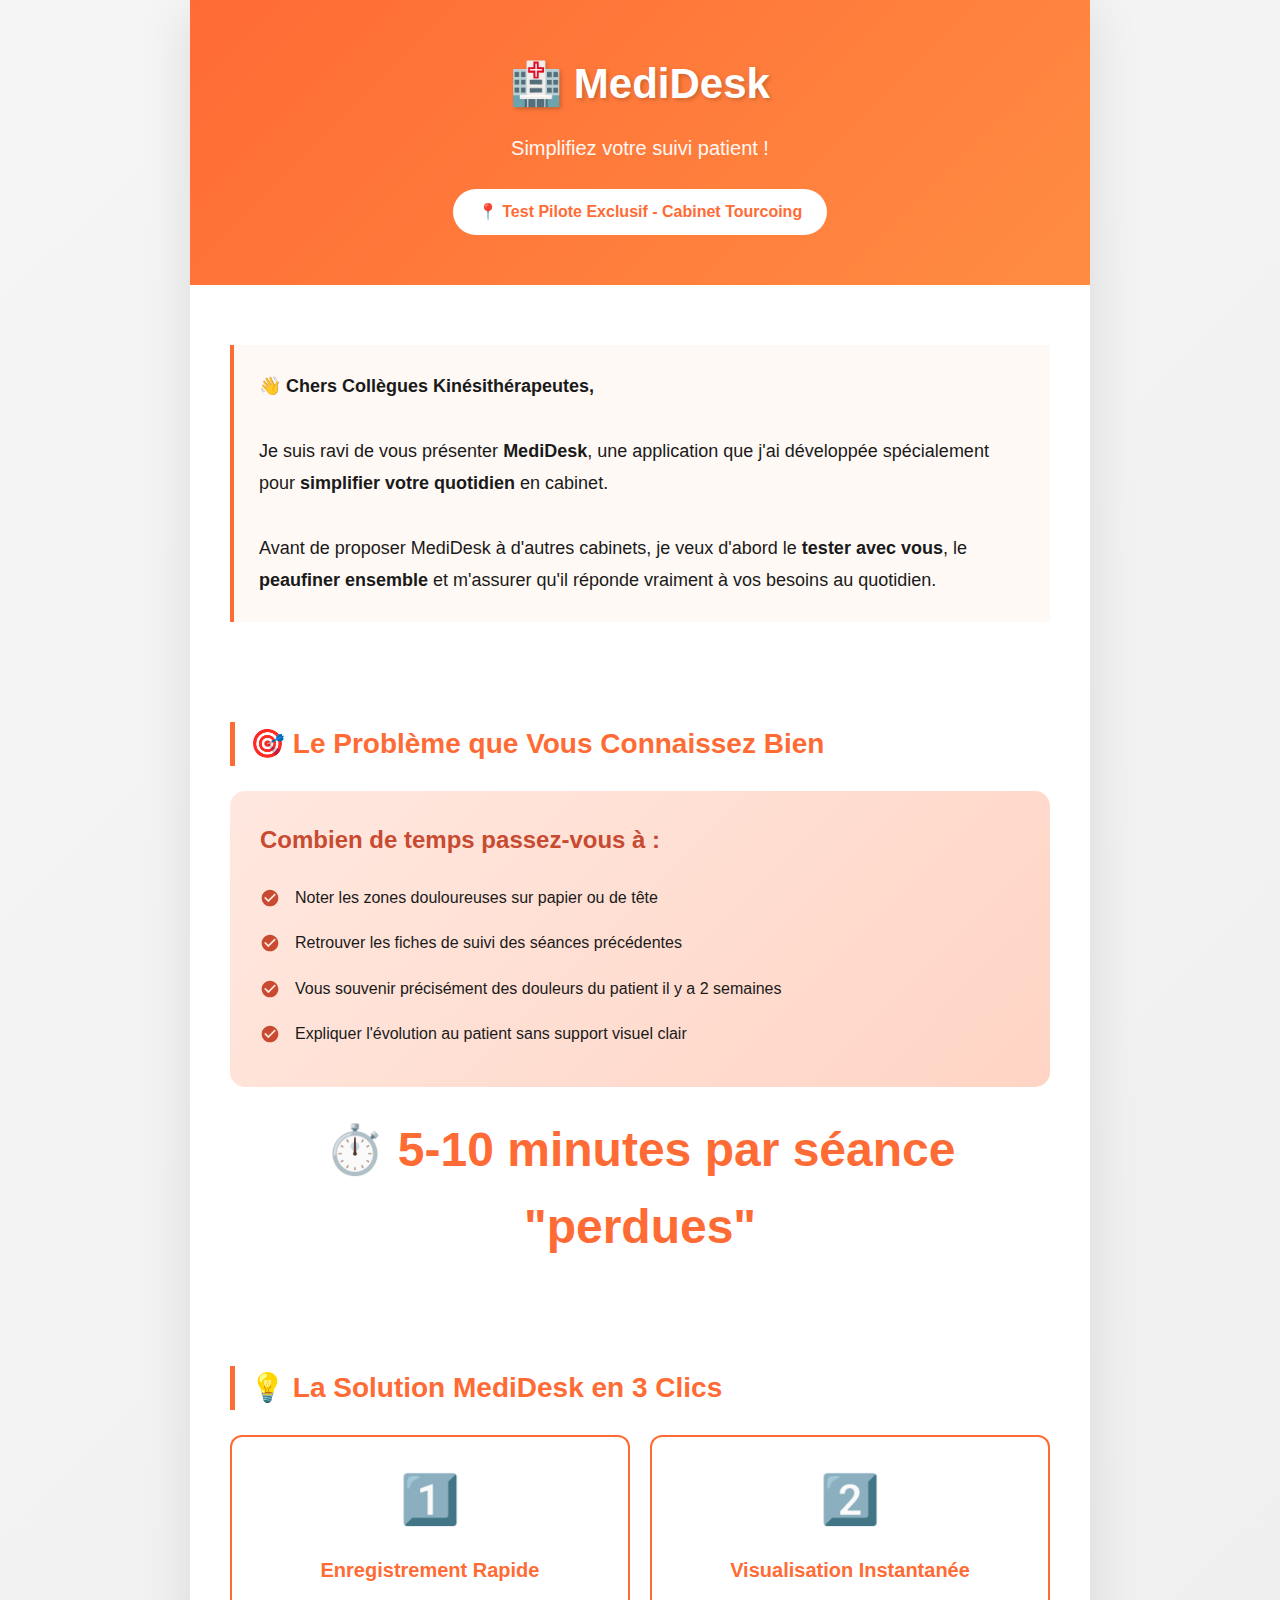
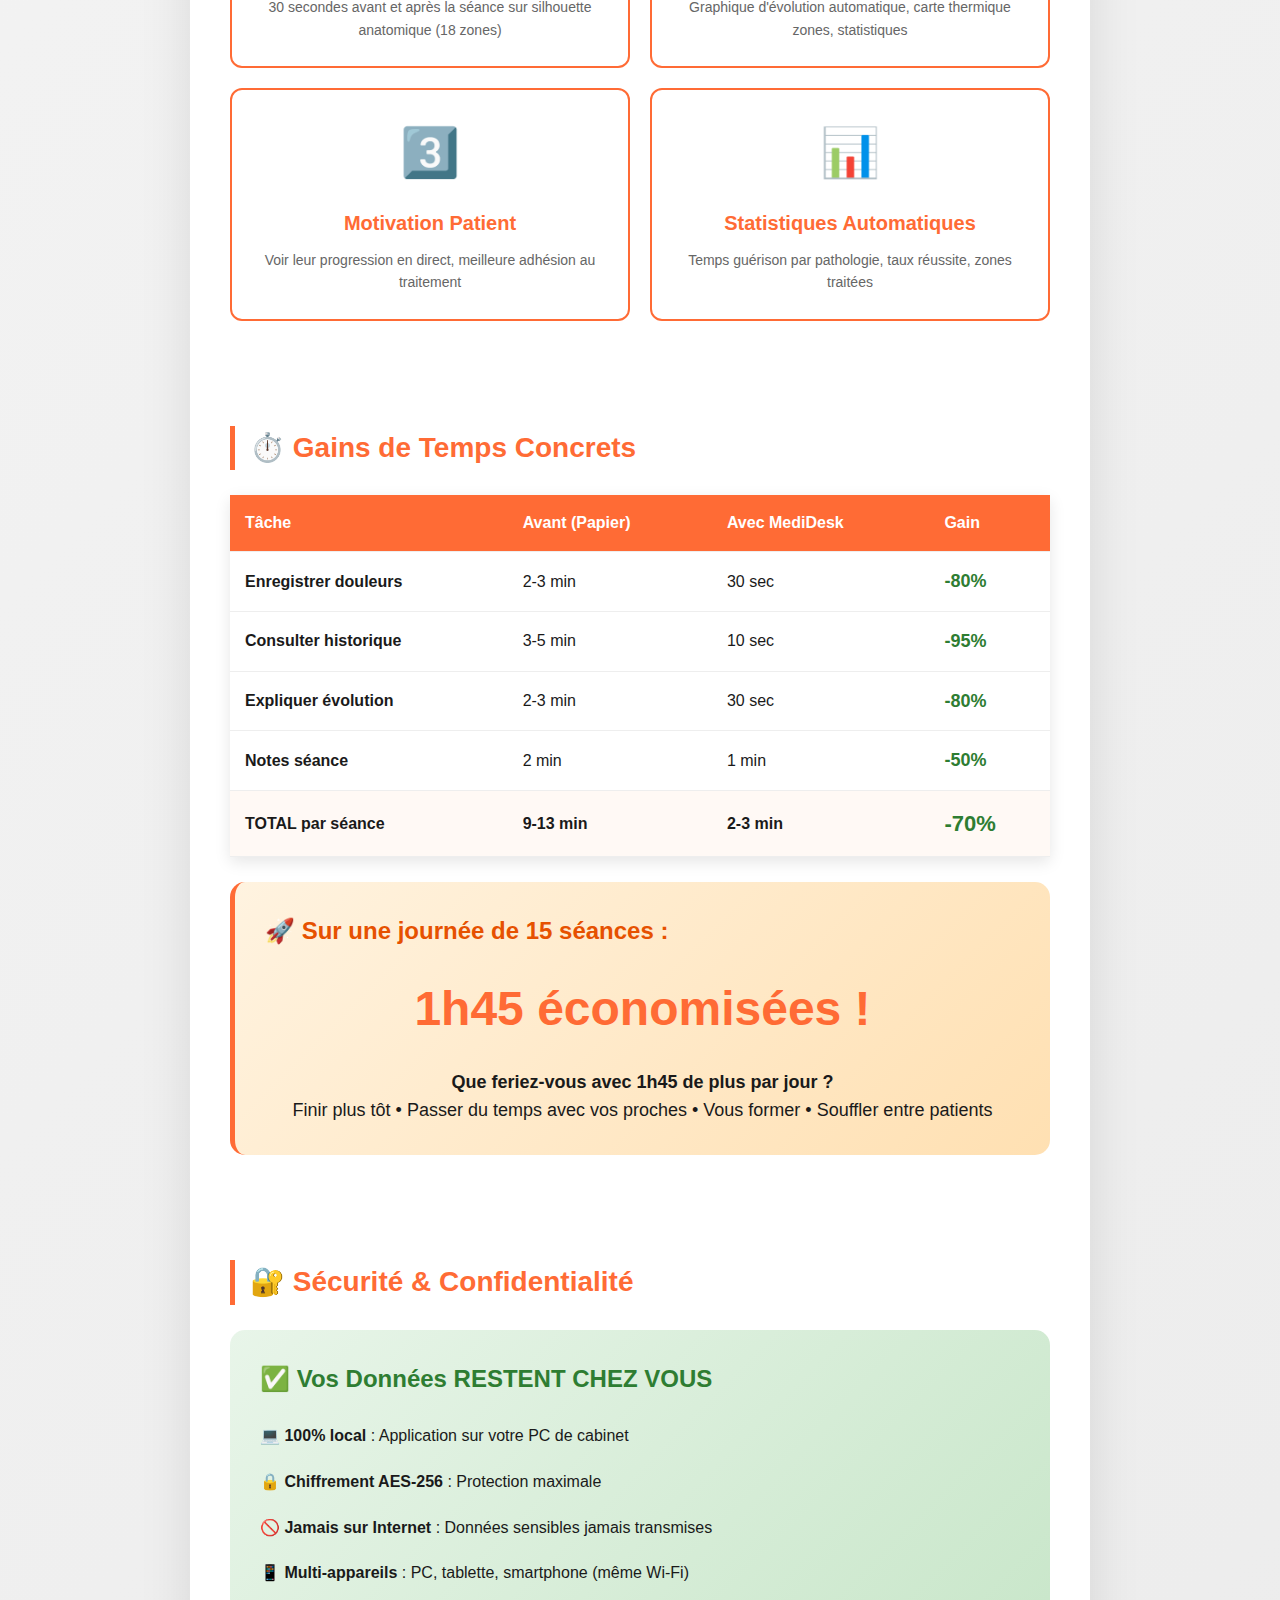
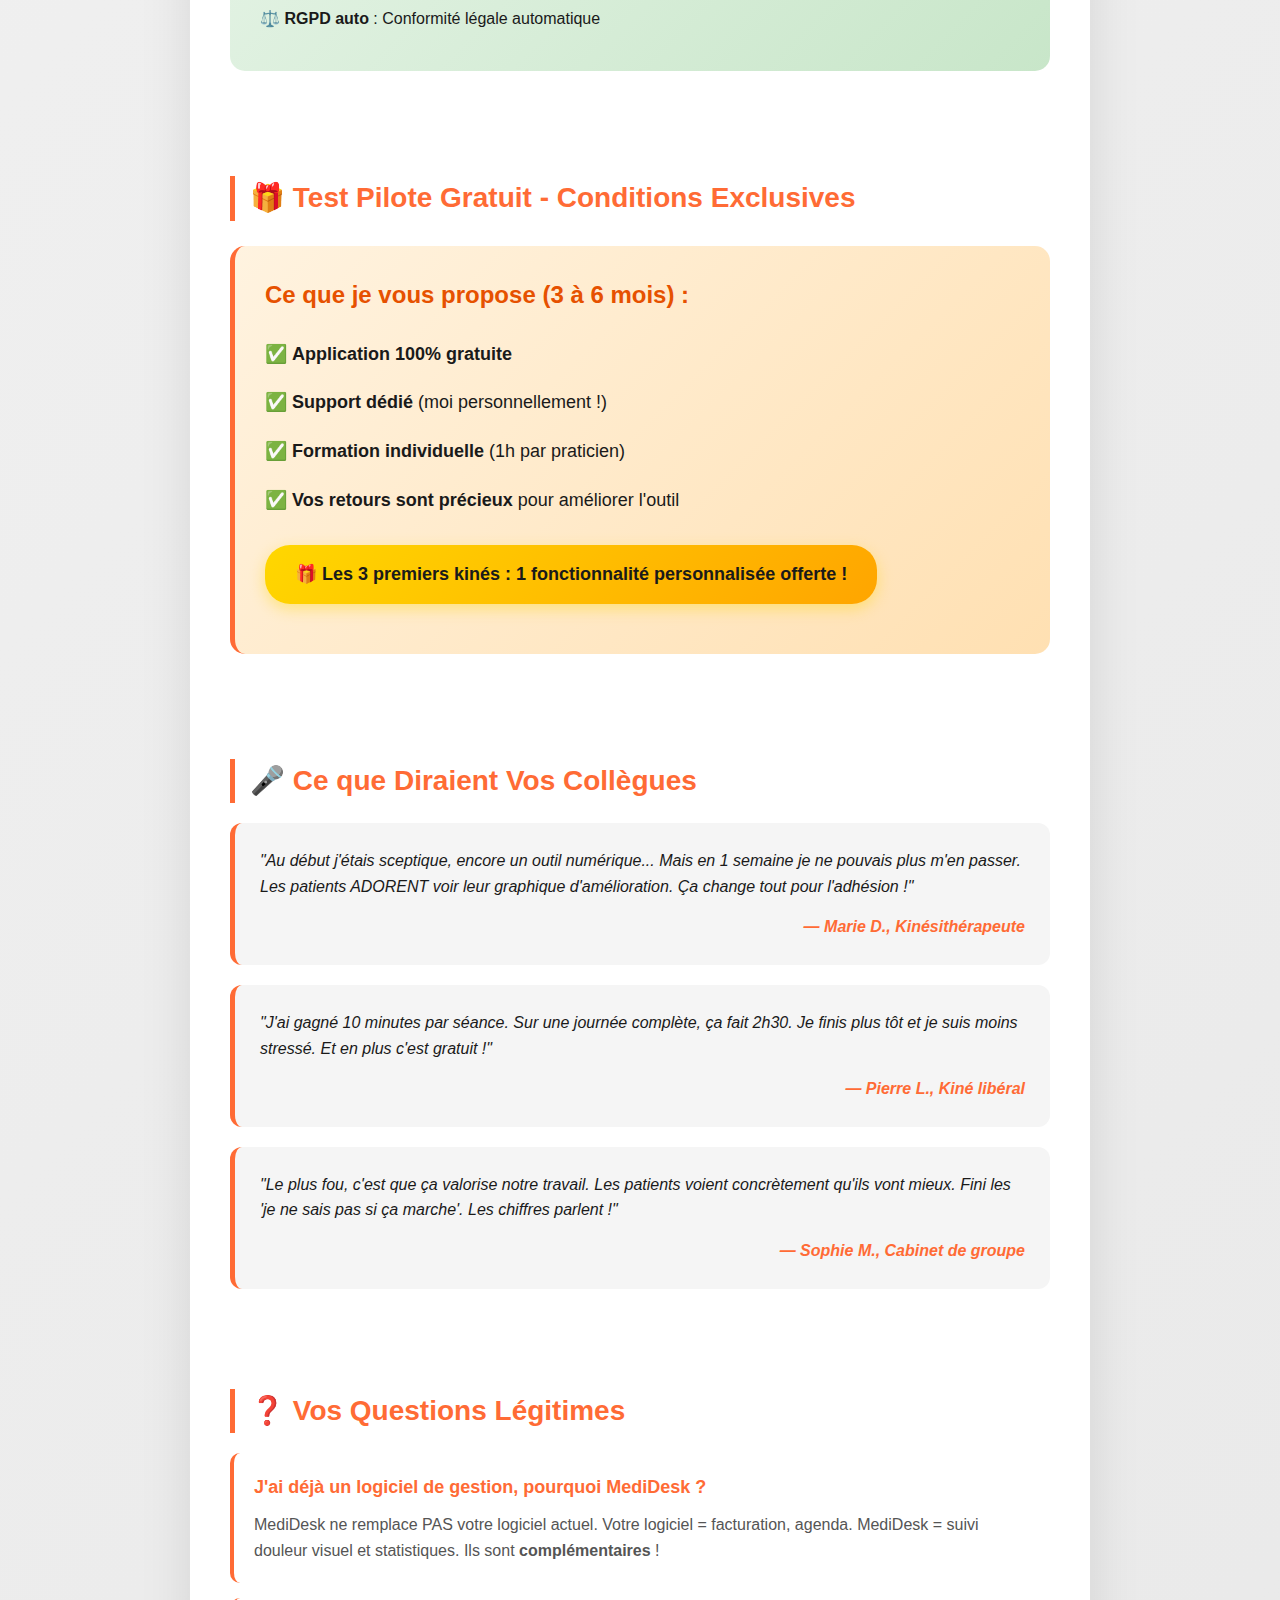
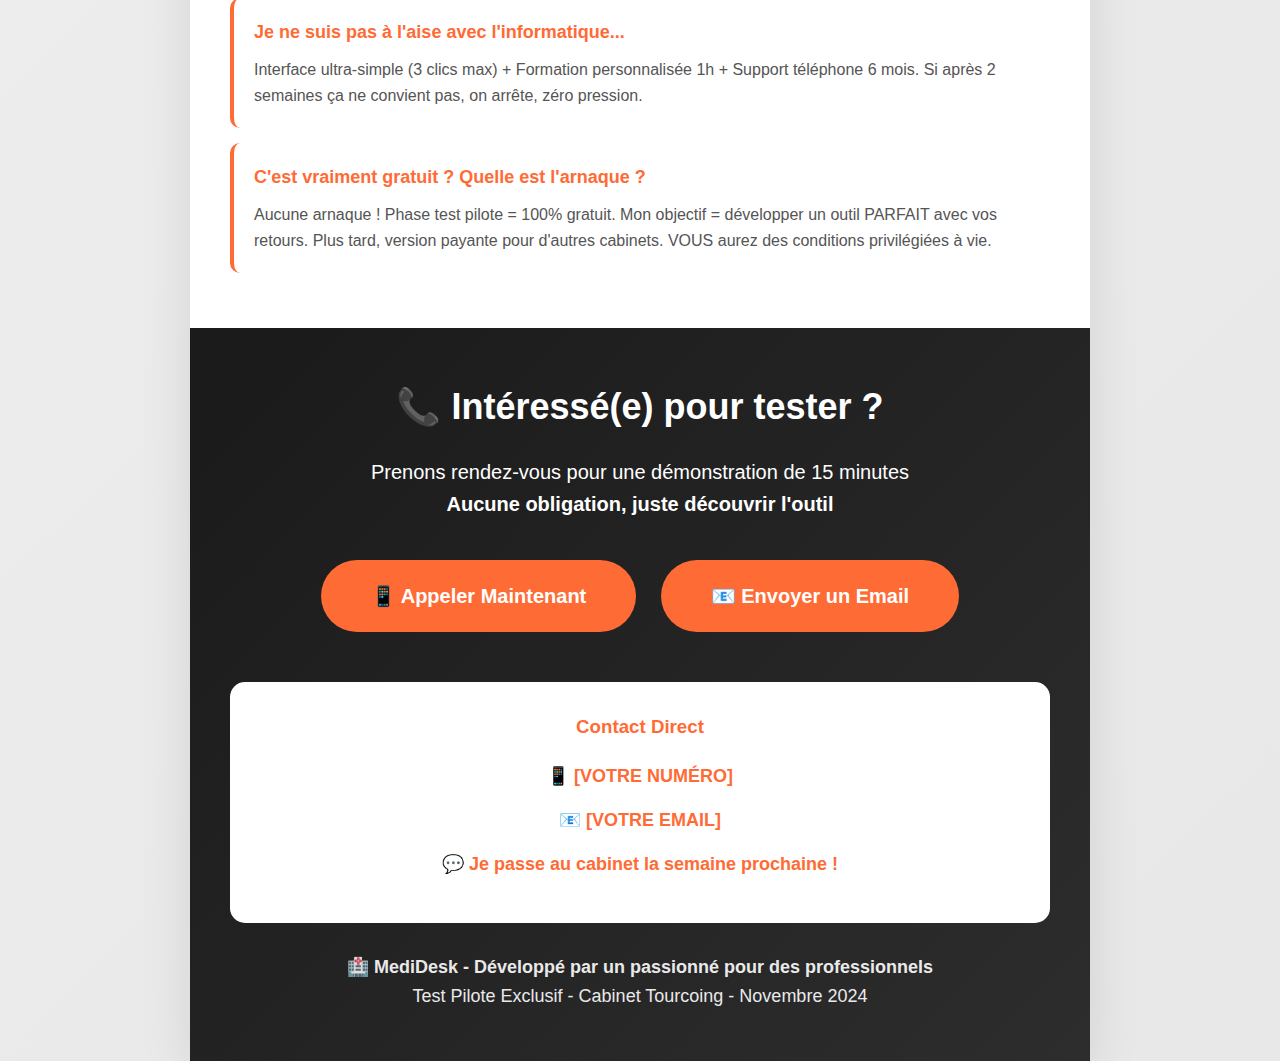
<file: docs/PUBLICITE_KINES_TOURCOING.html>
<!DOCTYPE html>
<html lang="fr">
<head>
    <meta charset="UTF-8">
    <meta name="viewport" content="width=device-width, initial-scale=1.0">
    <title>MediDesk - Test Pilote Kinés Tourcoing</title>
    <style>
        * {
            margin: 0;
            padding: 0;
            box-sizing: border-box;
        }
        
        body {
            font-family: 'Segoe UI', Tahoma, Geneva, Verdana, sans-serif;
            line-height: 1.6;
            color: #1a1a1a;
            background: linear-gradient(135deg, #f5f5f5 0%, #e8e8e8 100%);
        }
        
        .container {
            max-width: 900px;
            margin: 0 auto;
            background: white;
            box-shadow: 0 10px 50px rgba(0,0,0,0.1);
        }
        
        .header {
            background: linear-gradient(135deg, #FF6B35 0%, #FF8C42 100%);
            color: white;
            padding: 50px 40px;
            text-align: center;
        }
        
        .header h1 {
            font-size: 42px;
            margin-bottom: 15px;
            text-shadow: 2px 2px 4px rgba(0,0,0,0.2);
        }
        
        .header .subtitle {
            font-size: 20px;
            opacity: 0.95;
            margin-bottom: 10px;
        }
        
        .badge {
            display: inline-block;
            background: white;
            color: #FF6B35;
            padding: 10px 25px;
            border-radius: 25px;
            font-weight: bold;
            margin-top: 15px;
            font-size: 16px;
        }
        
        .section {
            padding: 40px;
        }
        
        .section-title {
            color: #FF6B35;
            font-size: 28px;
            margin-bottom: 20px;
            border-left: 5px solid #FF6B35;
            padding-left: 15px;
        }
        
        .intro {
            background: #FFF9F5;
            border-left: 4px solid #FF6B35;
            padding: 25px;
            margin: 20px 0;
            font-size: 18px;
            line-height: 1.8;
        }
        
        .problem-box {
            background: linear-gradient(135deg, #FFE8E0 0%, #FFD4C4 100%);
            padding: 30px;
            border-radius: 15px;
            margin: 25px 0;
        }
        
        .problem-box h3 {
            color: #C84B31;
            font-size: 24px;
            margin-bottom: 15px;
        }
        
        .problem-box ul {
            list-style: none;
            margin-left: 0;
        }
        
        .problem-box li {
            padding: 10px 0 10px 35px;
            background: url('data:image/svg+xml;utf8,<svg xmlns="http://www.w3.org/2000/svg" width="20" height="20" viewBox="0 0 24 24" fill="%23C84B31"><path d="M12 2C6.48 2 2 6.48 2 12s4.48 10 10 10 10-4.48 10-10S17.52 2 12 2zm-2 15l-5-5 1.41-1.41L10 14.17l7.59-7.59L19 8l-9 9z"/></svg>') no-repeat left center;
            font-size: 16px;
        }
        
        .solution-box {
            background: linear-gradient(135deg, #E8F5E9 0%, #C8E6C9 100%);
            padding: 30px;
            border-radius: 15px;
            margin: 25px 0;
        }
        
        .solution-box h3 {
            color: #2E7D32;
            font-size: 24px;
            margin-bottom: 15px;
        }
        
        .feature-grid {
            display: grid;
            grid-template-columns: repeat(2, 1fr);
            gap: 20px;
            margin: 25px 0;
        }
        
        .feature-card {
            background: white;
            border: 2px solid #FF6B35;
            border-radius: 12px;
            padding: 25px;
            text-align: center;
            transition: transform 0.3s ease, box-shadow 0.3s ease;
        }
        
        .feature-card:hover {
            transform: translateY(-5px);
            box-shadow: 0 10px 25px rgba(255,107,53,0.2);
        }
        
        .feature-icon {
            font-size: 48px;
            margin-bottom: 15px;
        }
        
        .feature-title {
            color: #FF6B35;
            font-size: 20px;
            font-weight: bold;
            margin-bottom: 10px;
        }
        
        .feature-desc {
            font-size: 14px;
            color: #666;
        }
        
        .stats-table {
            width: 100%;
            border-collapse: collapse;
            margin: 25px 0;
            box-shadow: 0 5px 15px rgba(0,0,0,0.1);
        }
        
        .stats-table thead {
            background: #FF6B35;
            color: white;
        }
        
        .stats-table th,
        .stats-table td {
            padding: 15px;
            text-align: left;
            border-bottom: 1px solid #eee;
        }
        
        .stats-table tr:hover {
            background: #FFF9F5;
        }
        
        .gain {
            color: #2E7D32;
            font-weight: bold;
            font-size: 18px;
        }
        
        .highlight-box {
            background: linear-gradient(135deg, #FFF3E0 0%, #FFE0B2 100%);
            padding: 30px;
            border-radius: 15px;
            margin: 25px 0;
            border-left: 5px solid #FF6B35;
        }
        
        .highlight-box h3 {
            color: #E65100;
            font-size: 24px;
            margin-bottom: 15px;
        }
        
        .big-number {
            font-size: 48px;
            font-weight: bold;
            color: #FF6B35;
            text-align: center;
            margin: 20px 0;
        }
        
        .testimonial {
            background: #F5F5F5;
            padding: 25px;
            border-radius: 12px;
            margin: 20px 0;
            border-left: 5px solid #FF6B35;
            font-style: italic;
        }
        
        .testimonial-author {
            text-align: right;
            margin-top: 15px;
            font-weight: bold;
            color: #FF6B35;
        }
        
        .cta-section {
            background: linear-gradient(135deg, #1a1a1a 0%, #2d2d2d 100%);
            color: white;
            padding: 50px 40px;
            text-align: center;
        }
        
        .cta-section h2 {
            font-size: 36px;
            margin-bottom: 20px;
        }
        
        .cta-button {
            display: inline-block;
            background: #FF6B35;
            color: white;
            padding: 20px 50px;
            border-radius: 50px;
            text-decoration: none;
            font-size: 20px;
            font-weight: bold;
            margin: 20px 10px;
            transition: transform 0.3s ease, box-shadow 0.3s ease;
        }
        
        .cta-button:hover {
            transform: scale(1.05);
            box-shadow: 0 10px 30px rgba(255,107,53,0.4);
        }
        
        .contact-box {
            background: white;
            padding: 30px;
            border-radius: 15px;
            margin: 30px 0;
            text-align: center;
            color: #1a1a1a;
        }
        
        .contact-item {
            font-size: 18px;
            margin: 15px 0;
            color: #FF6B35;
            font-weight: bold;
        }
        
        .faq-item {
            background: white;
            padding: 20px;
            border-radius: 10px;
            margin: 15px 0;
            border-left: 4px solid #FF6B35;
        }
        
        .faq-question {
            font-size: 18px;
            font-weight: bold;
            color: #FF6B35;
            margin-bottom: 10px;
        }
        
        .faq-answer {
            font-size: 16px;
            color: #555;
            line-height: 1.6;
        }
        
        .bonus-badge {
            background: linear-gradient(135deg, #FFD700 0%, #FFA500 100%);
            color: #1a1a1a;
            padding: 15px 30px;
            border-radius: 25px;
            display: inline-block;
            margin: 20px 0;
            font-weight: bold;
            font-size: 18px;
            box-shadow: 0 5px 15px rgba(255,215,0,0.4);
        }
        
        @media print {
            body {
                background: white;
            }
            .container {
                box-shadow: none;
            }
        }
    </style>
</head>
<body>
    <div class="container">
        <!-- HEADER -->
        <div class="header">
            <h1>🏥 MediDesk</h1>
            <div class="subtitle">Simplifiez votre suivi patient !</div>
            <div class="badge">📍 Test Pilote Exclusif - Cabinet Tourcoing</div>
        </div>

        <!-- INTRO -->
        <div class="section">
            <div class="intro">
                <strong>👋 Chers Collègues Kinésithérapeutes,</strong><br><br>
                Je suis ravi de vous présenter <strong>MediDesk</strong>, une application que j'ai développée spécialement pour <strong>simplifier votre quotidien</strong> en cabinet.<br><br>
                Avant de proposer MediDesk à d'autres cabinets, je veux d'abord le <strong>tester avec vous</strong>, le <strong>peaufiner ensemble</strong> et m'assurer qu'il réponde vraiment à vos besoins au quotidien.
            </div>
        </div>

        <!-- PROBLÈME -->
        <div class="section">
            <h2 class="section-title">🎯 Le Problème que Vous Connaissez Bien</h2>
            <div class="problem-box">
                <h3>Combien de temps passez-vous à :</h3>
                <ul>
                    <li>Noter les zones douloureuses sur papier ou de tête</li>
                    <li>Retrouver les fiches de suivi des séances précédentes</li>
                    <li>Vous souvenir précisément des douleurs du patient il y a 2 semaines</li>
                    <li>Expliquer l'évolution au patient sans support visuel clair</li>
                </ul>
            </div>
            <div class="big-number">⏱️ 5-10 minutes par séance "perdues"</div>
        </div>

        <!-- SOLUTION -->
        <div class="section">
            <h2 class="section-title">💡 La Solution MediDesk en 3 Clics</h2>
            <div class="feature-grid">
                <div class="feature-card">
                    <div class="feature-icon">1️⃣</div>
                    <div class="feature-title">Enregistrement Rapide</div>
                    <div class="feature-desc">30 secondes avant et après la séance sur silhouette anatomique (18 zones)</div>
                </div>
                <div class="feature-card">
                    <div class="feature-icon">2️⃣</div>
                    <div class="feature-title">Visualisation Instantanée</div>
                    <div class="feature-desc">Graphique d'évolution automatique, carte thermique zones, statistiques</div>
                </div>
                <div class="feature-card">
                    <div class="feature-icon">3️⃣</div>
                    <div class="feature-title">Motivation Patient</div>
                    <div class="feature-desc">Voir leur progression en direct, meilleure adhésion au traitement</div>
                </div>
                <div class="feature-card">
                    <div class="feature-icon">📊</div>
                    <div class="feature-title">Statistiques Automatiques</div>
                    <div class="feature-desc">Temps guérison par pathologie, taux réussite, zones traitées</div>
                </div>
            </div>
        </div>

        <!-- GAINS DE TEMPS -->
        <div class="section">
            <h2 class="section-title">⏱️ Gains de Temps Concrets</h2>
            <table class="stats-table">
                <thead>
                    <tr>
                        <th>Tâche</th>
                        <th>Avant (Papier)</th>
                        <th>Avec MediDesk</th>
                        <th>Gain</th>
                    </tr>
                </thead>
                <tbody>
                    <tr>
                        <td><strong>Enregistrer douleurs</strong></td>
                        <td>2-3 min</td>
                        <td>30 sec</td>
                        <td class="gain">-80%</td>
                    </tr>
                    <tr>
                        <td><strong>Consulter historique</strong></td>
                        <td>3-5 min</td>
                        <td>10 sec</td>
                        <td class="gain">-95%</td>
                    </tr>
                    <tr>
                        <td><strong>Expliquer évolution</strong></td>
                        <td>2-3 min</td>
                        <td>30 sec</td>
                        <td class="gain">-80%</td>
                    </tr>
                    <tr>
                        <td><strong>Notes séance</strong></td>
                        <td>2 min</td>
                        <td>1 min</td>
                        <td class="gain">-50%</td>
                    </tr>
                    <tr style="background: #FFF9F5; font-weight: bold;">
                        <td><strong>TOTAL par séance</strong></td>
                        <td>9-13 min</td>
                        <td>2-3 min</td>
                        <td class="gain" style="font-size: 22px;">-70%</td>
                    </tr>
                </tbody>
            </table>
            <div class="highlight-box">
                <h3>🚀 Sur une journée de 15 séances :</h3>
                <div class="big-number">1h45 économisées !</div>
                <p style="text-align: center; font-size: 18px; margin-top: 15px;">
                    <strong>Que feriez-vous avec 1h45 de plus par jour ?</strong><br>
                    Finir plus tôt • Passer du temps avec vos proches • Vous former • Souffler entre patients
                </p>
            </div>
        </div>

        <!-- SÉCURITÉ -->
        <div class="section">
            <h2 class="section-title">🔐 Sécurité & Confidentialité</h2>
            <div class="solution-box">
                <h3>✅ Vos Données RESTENT CHEZ VOUS</h3>
                <ul style="list-style: none; margin-left: 0;">
                    <li style="padding: 10px 0; font-size: 16px;">💻 <strong>100% local</strong> : Application sur votre PC de cabinet</li>
                    <li style="padding: 10px 0; font-size: 16px;">🔒 <strong>Chiffrement AES-256</strong> : Protection maximale</li>
                    <li style="padding: 10px 0; font-size: 16px;">🚫 <strong>Jamais sur Internet</strong> : Données sensibles jamais transmises</li>
                    <li style="padding: 10px 0; font-size: 16px;">📱 <strong>Multi-appareils</strong> : PC, tablette, smartphone (même Wi-Fi)</li>
                    <li style="padding: 10px 0; font-size: 16px;">⚖️ <strong>RGPD auto</strong> : Conformité légale automatique</li>
                </ul>
            </div>
        </div>

        <!-- TEST PILOTE -->
        <div class="section">
            <h2 class="section-title">🎁 Test Pilote Gratuit - Conditions Exclusives</h2>
            <div class="highlight-box">
                <h3>Ce que je vous propose (3 à 6 mois) :</h3>
                <ul style="list-style: none; margin-left: 0;">
                    <li style="padding: 10px 0; font-size: 18px;">✅ <strong>Application 100% gratuite</strong></li>
                    <li style="padding: 10px 0; font-size: 18px;">✅ <strong>Support dédié</strong> (moi personnellement !)</li>
                    <li style="padding: 10px 0; font-size: 18px;">✅ <strong>Formation individuelle</strong> (1h par praticien)</li>
                    <li style="padding: 10px 0; font-size: 18px;">✅ <strong>Vos retours sont précieux</strong> pour améliorer l'outil</li>
                </ul>
                <div class="bonus-badge">🎁 Les 3 premiers kinés : 1 fonctionnalité personnalisée offerte !</div>
            </div>
        </div>

        <!-- TÉMOIGNAGES -->
        <div class="section">
            <h2 class="section-title">🎤 Ce que Diraient Vos Collègues</h2>
            <div class="testimonial">
                "Au début j'étais sceptique, encore un outil numérique... Mais en 1 semaine je ne pouvais plus m'en passer. Les patients ADORENT voir leur graphique d'amélioration. Ça change tout pour l'adhésion !"
                <div class="testimonial-author">— Marie D., Kinésithérapeute</div>
            </div>
            <div class="testimonial">
                "J'ai gagné 10 minutes par séance. Sur une journée complète, ça fait 2h30. Je finis plus tôt et je suis moins stressé. Et en plus c'est gratuit !"
                <div class="testimonial-author">— Pierre L., Kiné libéral</div>
            </div>
            <div class="testimonial">
                "Le plus fou, c'est que ça valorise notre travail. Les patients voient concrètement qu'ils vont mieux. Fini les 'je ne sais pas si ça marche'. Les chiffres parlent !"
                <div class="testimonial-author">— Sophie M., Cabinet de groupe</div>
            </div>
        </div>

        <!-- FAQ -->
        <div class="section">
            <h2 class="section-title">❓ Vos Questions Légitimes</h2>
            <div class="faq-item">
                <div class="faq-question">J'ai déjà un logiciel de gestion, pourquoi MediDesk ?</div>
                <div class="faq-answer">
                    MediDesk ne remplace PAS votre logiciel actuel. Votre logiciel = facturation, agenda. MediDesk = suivi douleur visuel et statistiques. Ils sont <strong>complémentaires</strong> !
                </div>
            </div>
            <div class="faq-item">
                <div class="faq-question">Je ne suis pas à l'aise avec l'informatique...</div>
                <div class="faq-answer">
                    Interface ultra-simple (3 clics max) + Formation personnalisée 1h + Support téléphone 6 mois. Si après 2 semaines ça ne convient pas, on arrête, zéro pression.
                </div>
            </div>
            <div class="faq-item">
                <div class="faq-question">C'est vraiment gratuit ? Quelle est l'arnaque ?</div>
                <div class="faq-answer">
                    Aucune arnaque ! Phase test pilote = 100% gratuit. Mon objectif = développer un outil PARFAIT avec vos retours. Plus tard, version payante pour d'autres cabinets. VOUS aurez des conditions privilégiées à vie.
                </div>
            </div>
        </div>

        <!-- CTA -->
        <div class="cta-section">
            <h2>📞 Intéressé(e) pour tester ?</h2>
            <p style="font-size: 20px; margin: 20px 0;">
                Prenons rendez-vous pour une démonstration de 15 minutes<br>
                <strong>Aucune obligation, juste découvrir l'outil</strong>
            </p>
            <a href="tel:[VOTRE_NUMERO]" class="cta-button">📱 Appeler Maintenant</a>
            <a href="mailto:[VOTRE_EMAIL]" class="cta-button">📧 Envoyer un Email</a>
            
            <div class="contact-box">
                <h3 style="color: #FF6B35; margin-bottom: 20px;">Contact Direct</h3>
                <div class="contact-item">📱 [VOTRE NUMÉRO]</div>
                <div class="contact-item">📧 [VOTRE EMAIL]</div>
                <div class="contact-item">💬 Je passe au cabinet la semaine prochaine !</div>
            </div>
            
            <p style="margin-top: 30px; font-size: 18px; opacity: 0.9;">
                <strong>🏥 MediDesk - Développé par un passionné pour des professionnels</strong><br>
                Test Pilote Exclusif - Cabinet Tourcoing - Novembre 2024
            </p>
        </div>
    </div>
</body>
</html>
</file>
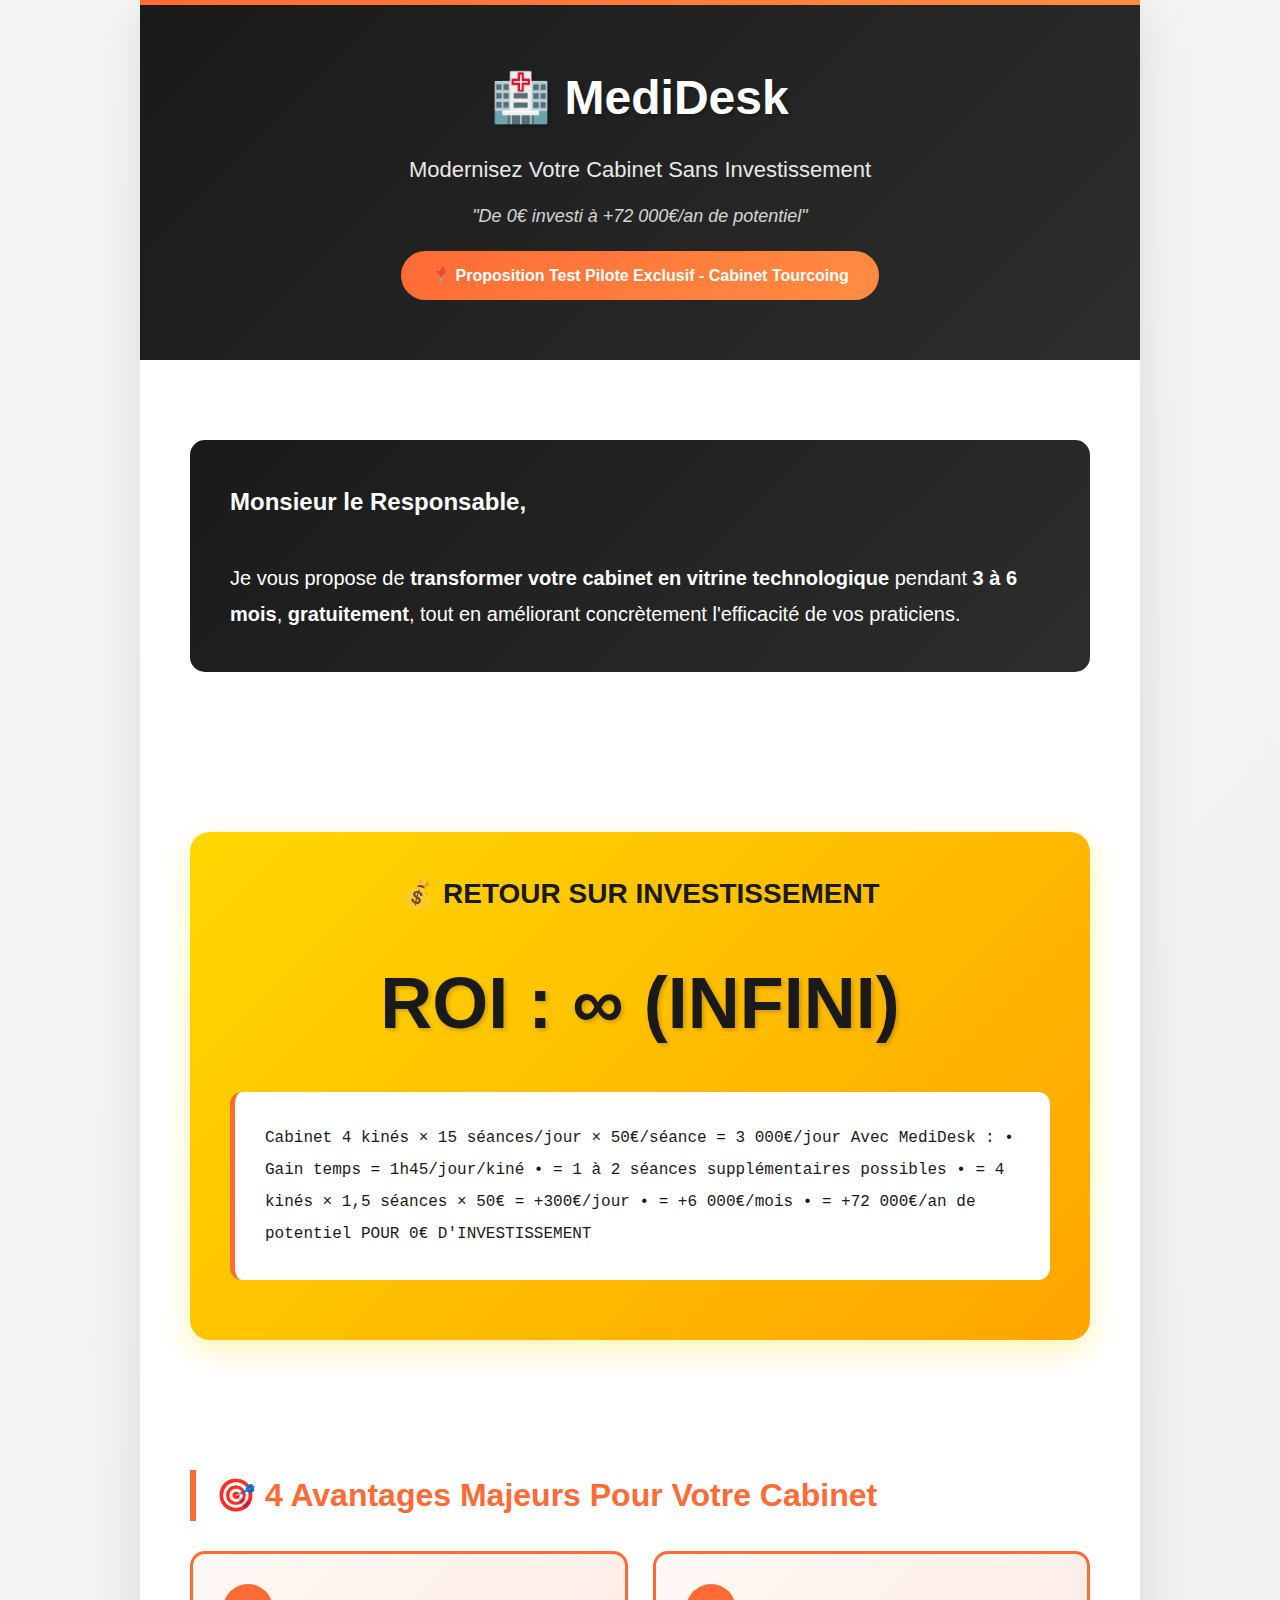
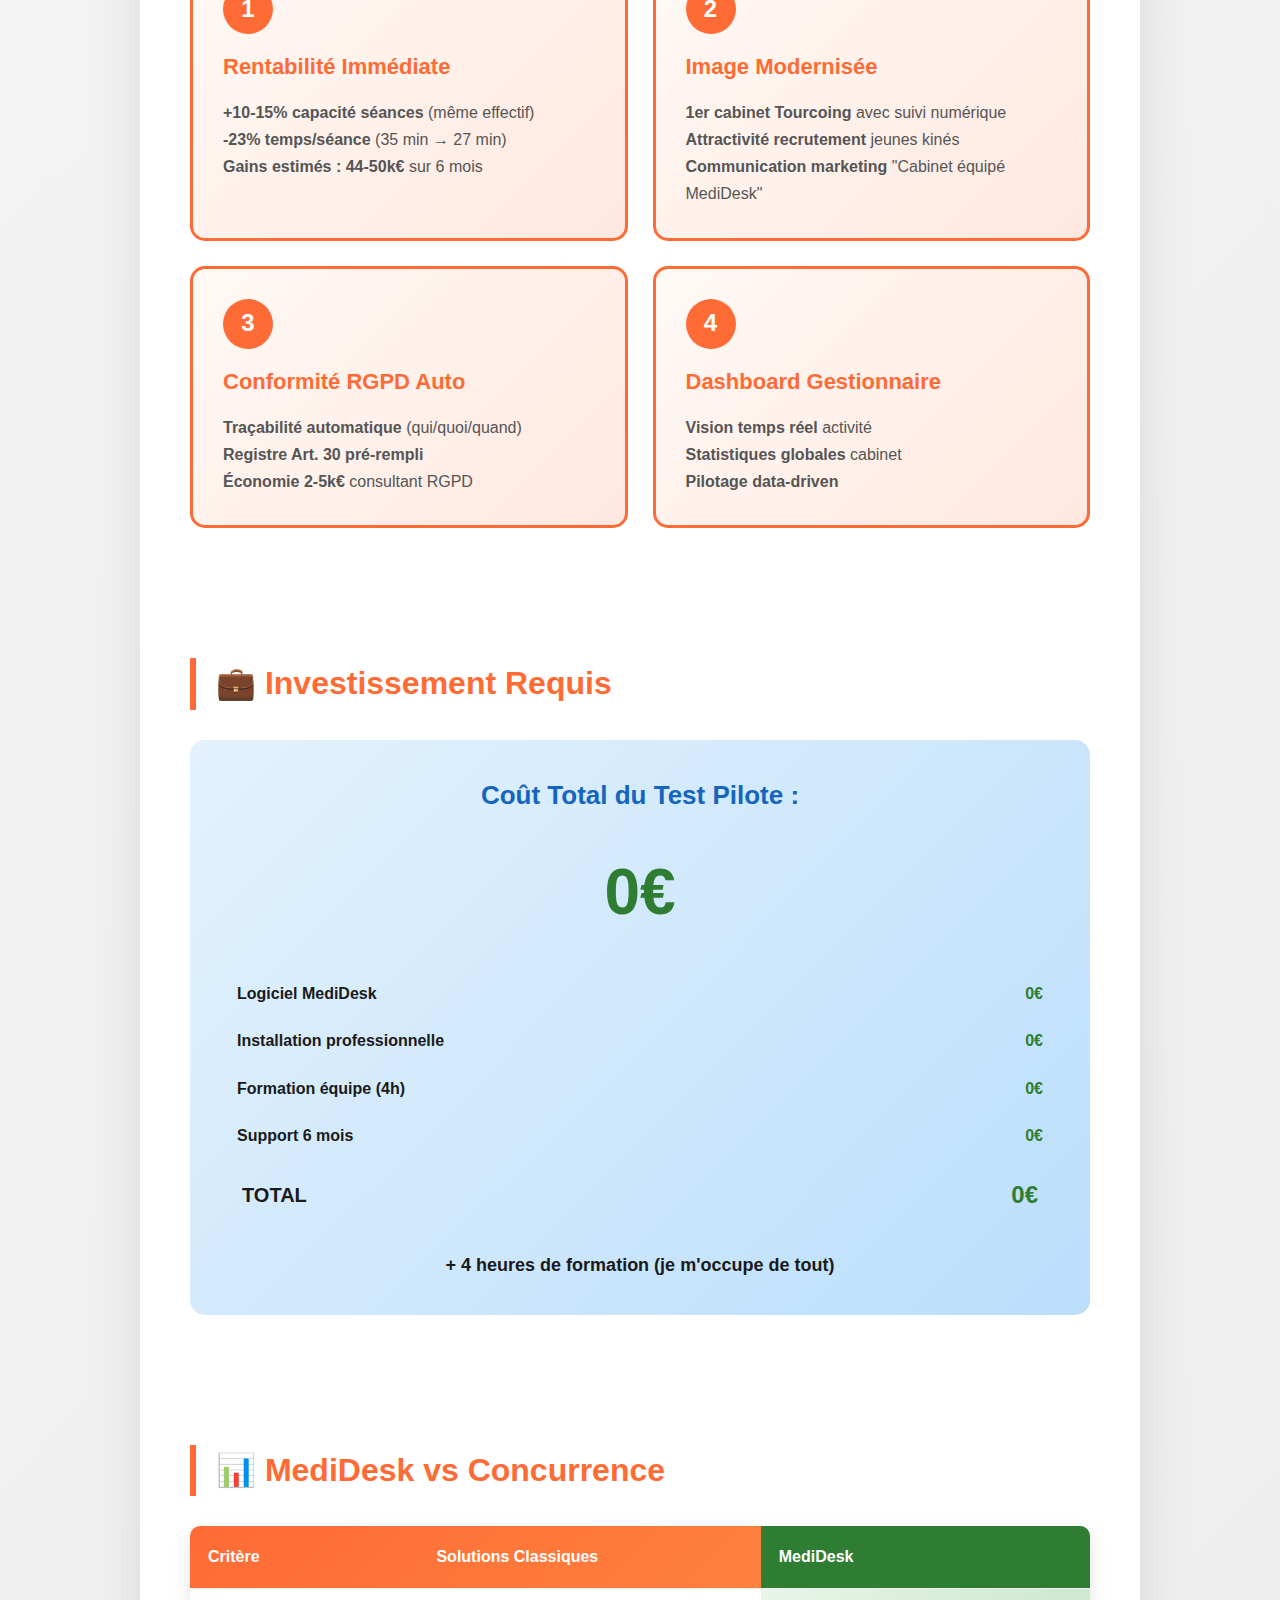
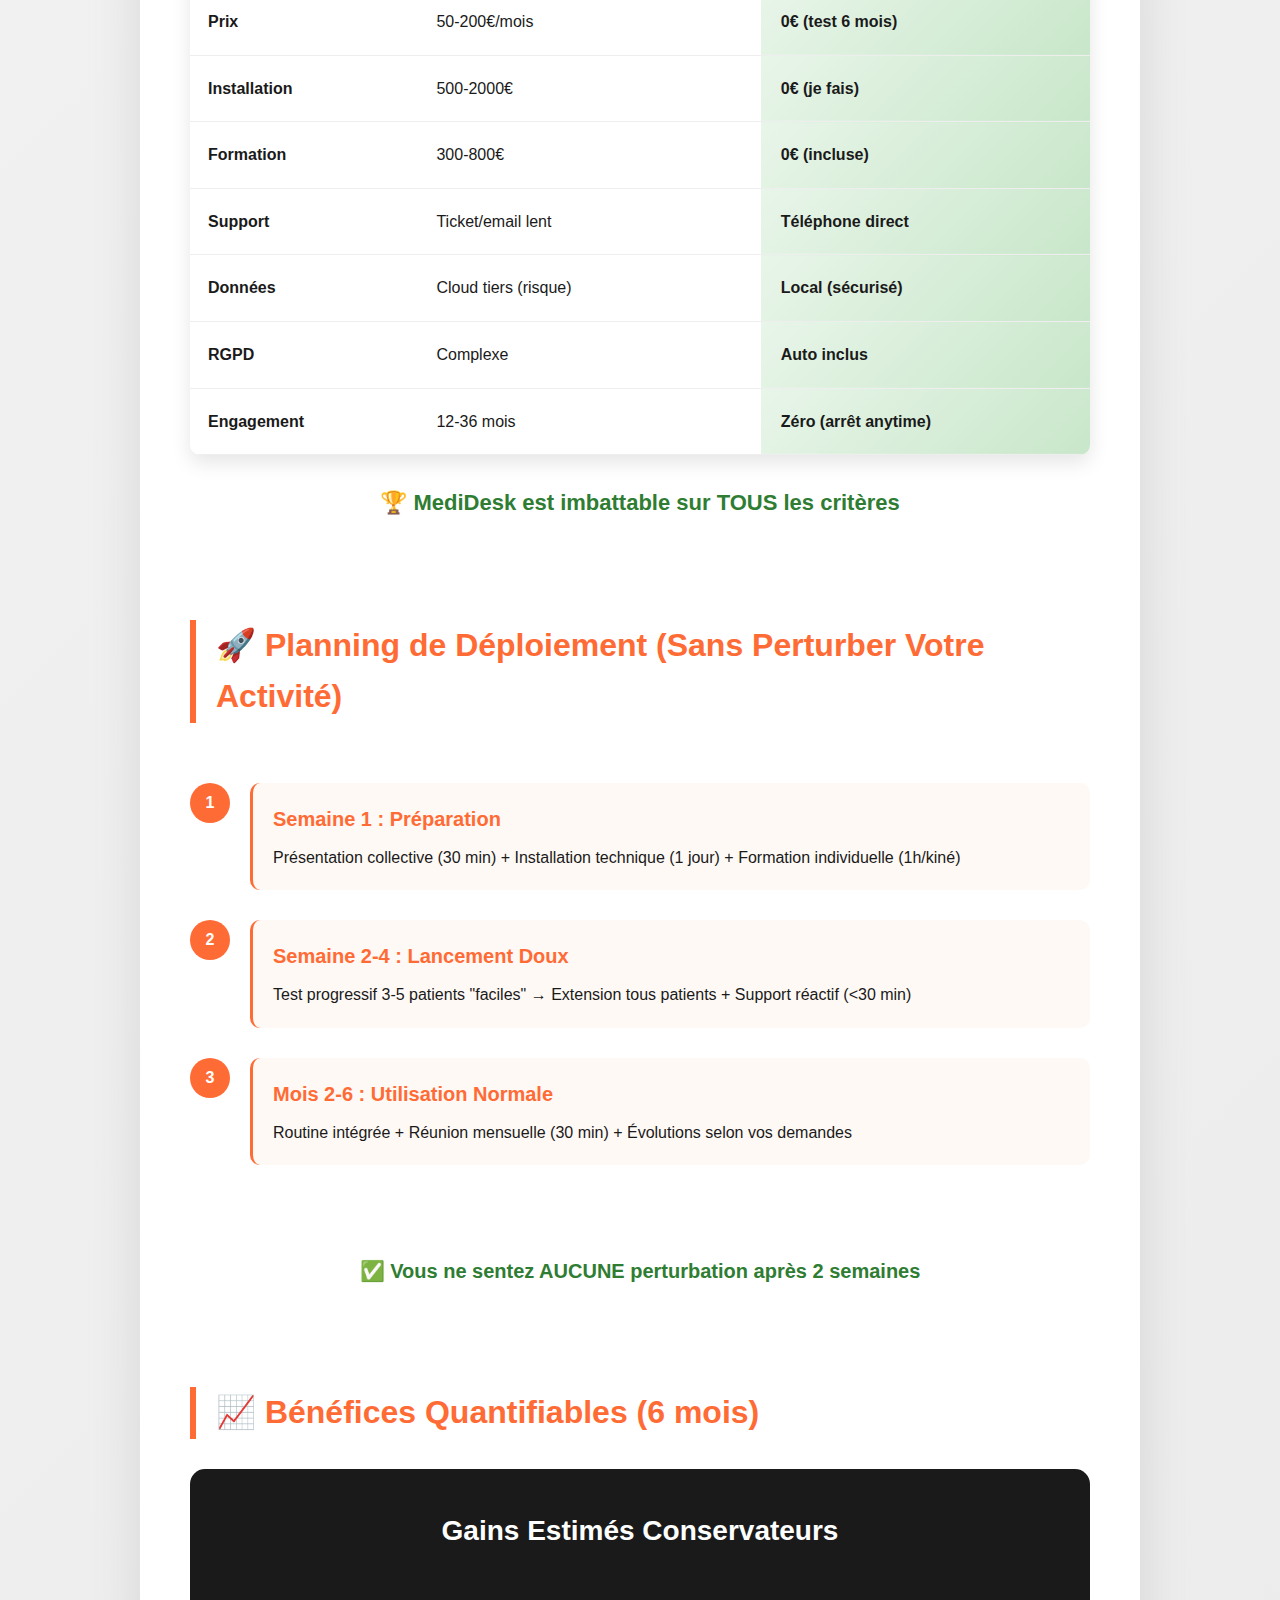
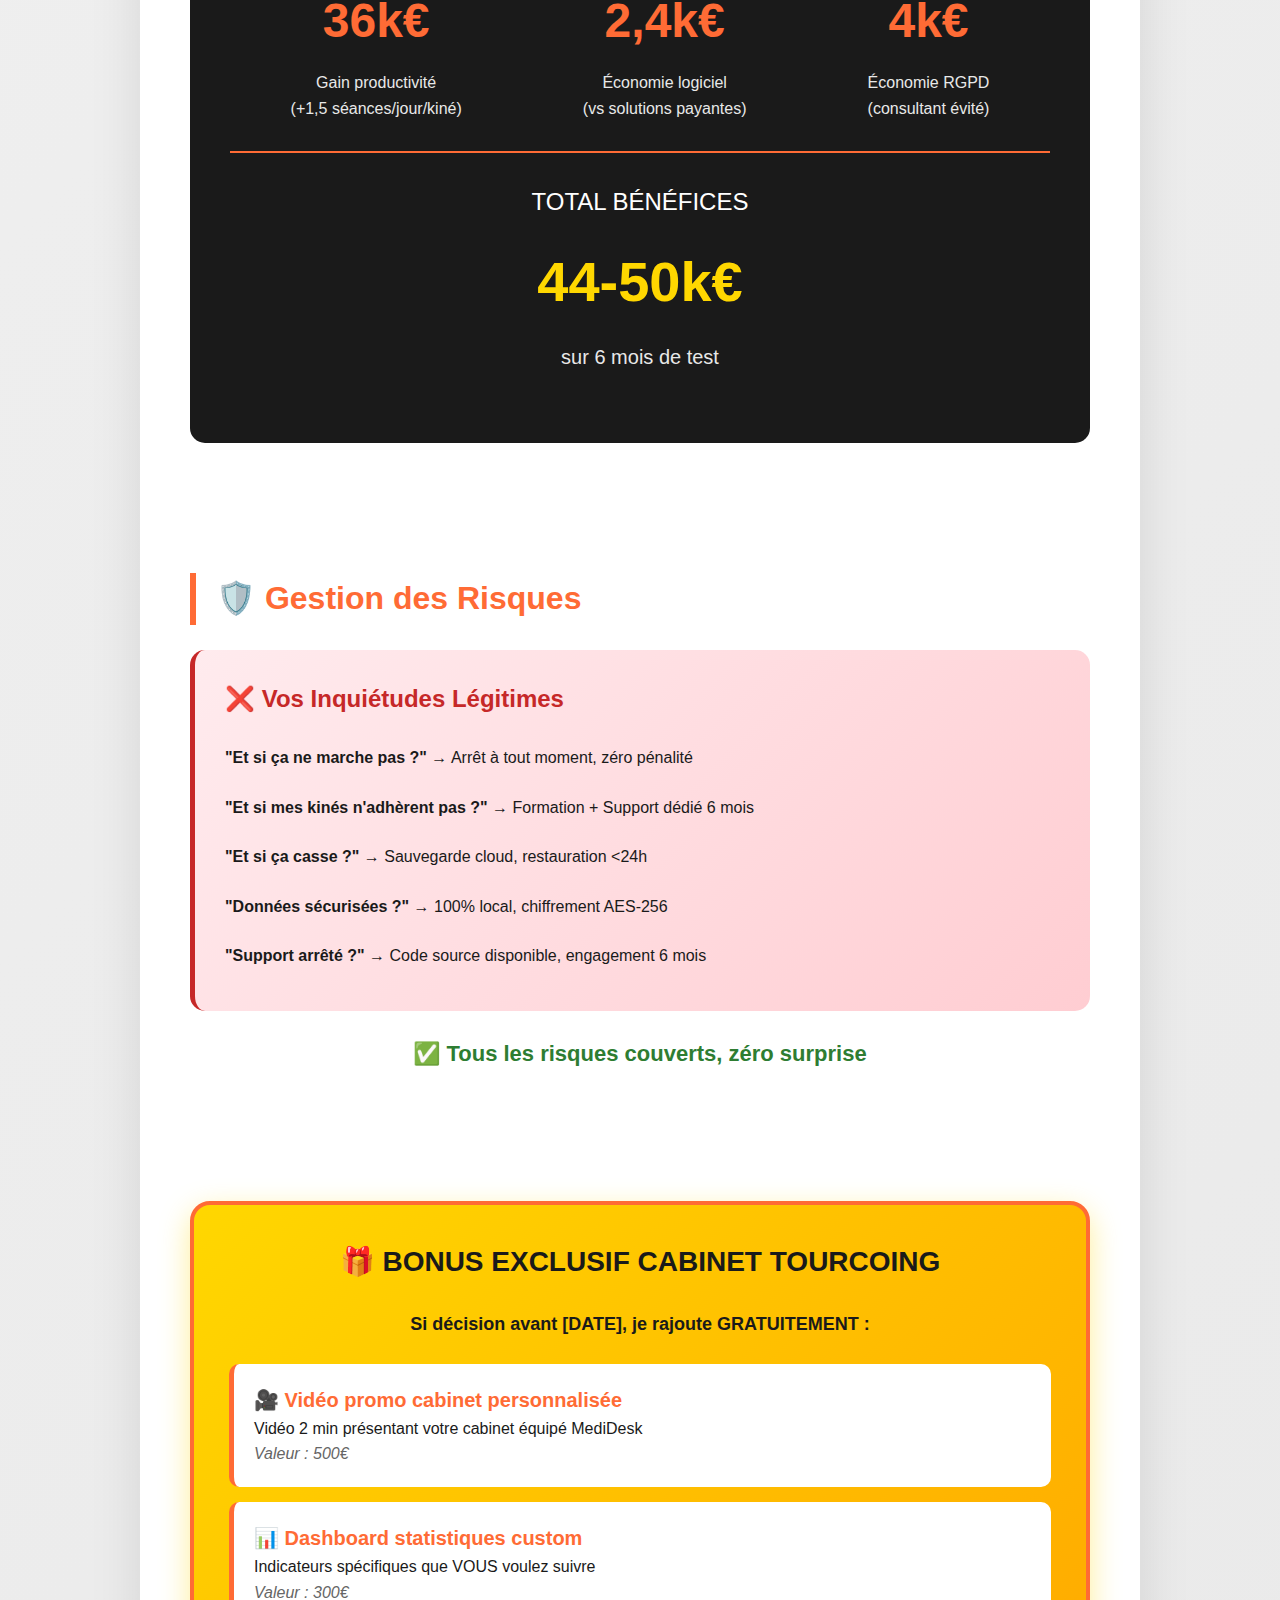
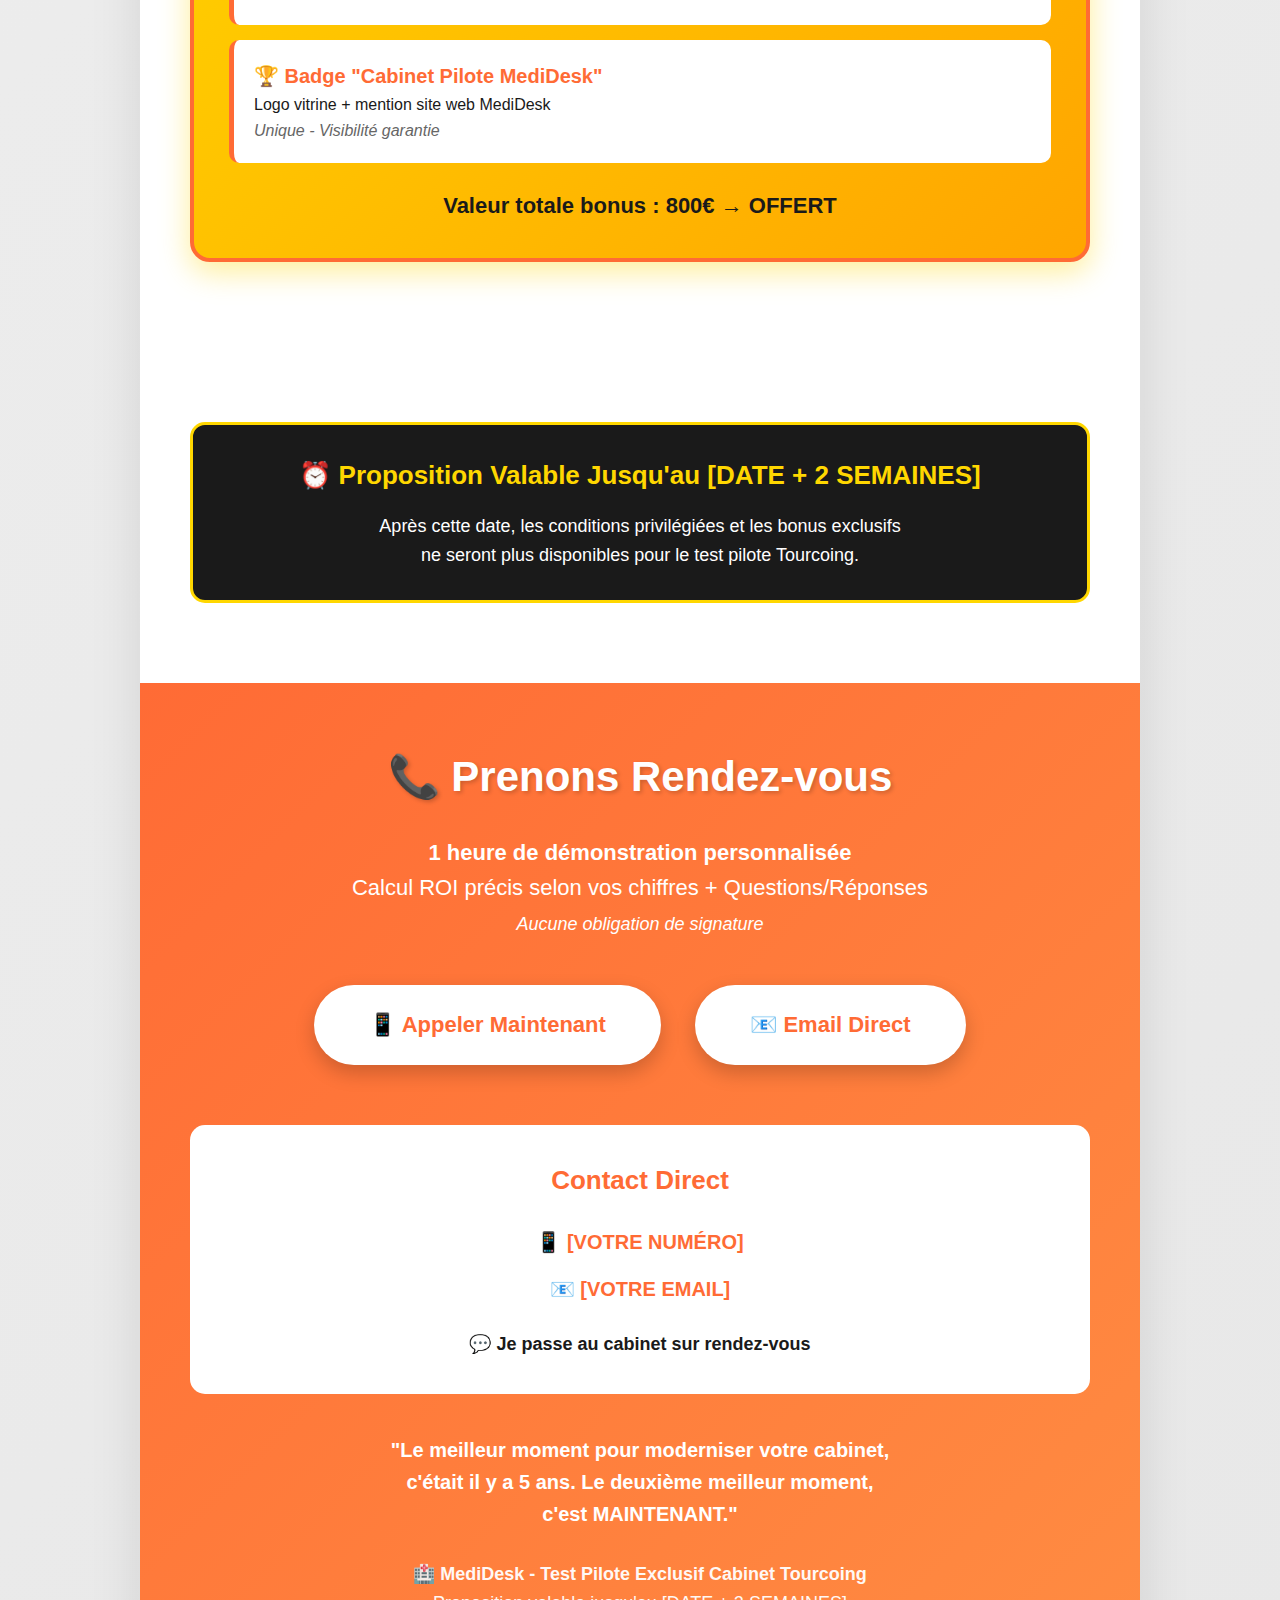
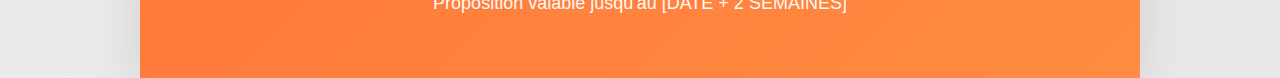
<file: docs/PUBLICITE_PATRON_TOURCOING.html>
<!DOCTYPE html>
<html lang="fr">
<head>
    <meta charset="UTF-8">
    <meta name="viewport" content="width=device-width, initial-scale=1.0">
    <title>MediDesk - Proposition Responsable Cabinet Tourcoing</title>
    <style>
        * {
            margin: 0;
            padding: 0;
            box-sizing: border-box;
        }
        
        body {
            font-family: 'Segoe UI', Tahoma, Geneva, Verdana, sans-serif;
            line-height: 1.6;
            color: #1a1a1a;
            background: linear-gradient(135deg, #f5f5f5 0%, #e8e8e8 100%);
        }
        
        .container {
            max-width: 1000px;
            margin: 0 auto;
            background: white;
            box-shadow: 0 10px 50px rgba(0,0,0,0.1);
        }
        
        .header {
            background: linear-gradient(135deg, #1a1a1a 0%, #2d2d2d 100%);
            color: white;
            padding: 60px 50px;
            text-align: center;
            position: relative;
            overflow: hidden;
        }
        
        .header::before {
            content: '';
            position: absolute;
            top: 0;
            left: 0;
            right: 0;
            height: 5px;
            background: linear-gradient(90deg, #FF6B35 0%, #FF8C42 100%);
        }
        
        .header h1 {
            font-size: 48px;
            margin-bottom: 15px;
            text-shadow: 2px 2px 4px rgba(0,0,0,0.3);
        }
        
        .header .subtitle {
            font-size: 22px;
            opacity: 0.9;
            margin-bottom: 15px;
        }
        
        .header .tagline {
            font-size: 18px;
            opacity: 0.8;
            font-style: italic;
        }
        
        .executive-badge {
            background: linear-gradient(135deg, #FF6B35 0%, #FF8C42 100%);
            color: white;
            padding: 12px 30px;
            border-radius: 30px;
            display: inline-block;
            margin-top: 20px;
            font-weight: bold;
            font-size: 16px;
        }
        
        .section {
            padding: 50px;
        }
        
        .section-title {
            color: #FF6B35;
            font-size: 32px;
            margin-bottom: 25px;
            border-left: 6px solid #FF6B35;
            padding-left: 20px;
        }
        
        .intro-executive {
            background: linear-gradient(135deg, #1a1a1a 0%, #2d2d2d 100%);
            color: white;
            padding: 40px;
            margin: 30px 0;
            border-radius: 15px;
            font-size: 20px;
            line-height: 1.8;
        }
        
        .roi-box {
            background: linear-gradient(135deg, #FFD700 0%, #FFA500 100%);
            color: #1a1a1a;
            padding: 40px;
            border-radius: 20px;
            margin: 30px 0;
            box-shadow: 0 10px 30px rgba(255,215,0,0.3);
        }
        
        .roi-box h3 {
            font-size: 28px;
            margin-bottom: 20px;
            text-align: center;
        }
        
        .big-roi {
            font-size: 72px;
            font-weight: bold;
            text-align: center;
            margin: 30px 0;
            text-shadow: 2px 2px 4px rgba(0,0,0,0.2);
        }
        
        .calculation-box {
            background: white;
            padding: 30px;
            border-radius: 12px;
            margin: 20px 0;
            border-left: 5px solid #FF6B35;
            font-family: 'Courier New', monospace;
            font-size: 16px;
            line-height: 2;
        }
        
        .benefits-grid {
            display: grid;
            grid-template-columns: repeat(2, 1fr);
            gap: 25px;
            margin: 30px 0;
        }
        
        .benefit-card {
            background: linear-gradient(135deg, #FFF9F5 0%, #FFE8E0 100%);
            border: 3px solid #FF6B35;
            border-radius: 15px;
            padding: 30px;
            transition: transform 0.3s ease, box-shadow 0.3s ease;
        }
        
        .benefit-card:hover {
            transform: translateY(-8px);
            box-shadow: 0 15px 35px rgba(255,107,53,0.25);
        }
        
        .benefit-number {
            background: #FF6B35;
            color: white;
            width: 50px;
            height: 50px;
            border-radius: 50%;
            display: flex;
            align-items: center;
            justify-content: center;
            font-size: 24px;
            font-weight: bold;
            margin-bottom: 15px;
        }
        
        .benefit-title {
            color: #FF6B35;
            font-size: 22px;
            font-weight: bold;
            margin-bottom: 15px;
        }
        
        .benefit-desc {
            font-size: 16px;
            color: #555;
            line-height: 1.7;
        }
        
        .comparison-table {
            width: 100%;
            border-collapse: collapse;
            margin: 30px 0;
            box-shadow: 0 8px 20px rgba(0,0,0,0.1);
            border-radius: 10px;
            overflow: hidden;
        }
        
        .comparison-table thead {
            background: linear-gradient(135deg, #FF6B35 0%, #FF8C42 100%);
            color: white;
        }
        
        .comparison-table th,
        .comparison-table td {
            padding: 18px;
            text-align: left;
            border-bottom: 1px solid #eee;
        }
        
        .comparison-table th {
            font-size: 16px;
            font-weight: bold;
        }
        
        .comparison-table tr:hover {
            background: #FFF9F5;
        }
        
        .comparison-table .highlight {
            background: #E8F5E9;
            font-weight: bold;
        }
        
        .vs-medidesk {
            background: linear-gradient(135deg, #E8F5E9 0%, #C8E6C9 100%);
            color: #1a1a1a;
            font-weight: bold;
            padding: 20px !important;
        }
        
        .investment-box {
            background: linear-gradient(135deg, #E3F2FD 0%, #BBDEFB 100%);
            padding: 35px;
            border-radius: 15px;
            margin: 30px 0;
        }
        
        .investment-box h3 {
            color: #1565C0;
            font-size: 26px;
            margin-bottom: 20px;
            text-align: center;
        }
        
        .zero-investment {
            font-size: 64px;
            font-weight: bold;
            color: #2E7D32;
            text-align: center;
            margin: 25px 0;
        }
        
        .risk-box {
            background: linear-gradient(135deg, #FFEBEE 0%, #FFCDD2 100%);
            padding: 30px;
            border-radius: 15px;
            margin: 25px 0;
            border-left: 5px solid #C62828;
        }
        
        .risk-title {
            color: #C62828;
            font-size: 24px;
            font-weight: bold;
            margin-bottom: 15px;
        }
        
        .stats-highlight {
            background: #1a1a1a;
            color: white;
            padding: 40px;
            border-radius: 15px;
            margin: 30px 0;
            text-align: center;
        }
        
        .stat-row {
            display: flex;
            justify-content: space-around;
            margin: 30px 0;
        }
        
        .stat-item {
            text-align: center;
        }
        
        .stat-value {
            font-size: 48px;
            font-weight: bold;
            color: #FF6B35;
            margin-bottom: 10px;
        }
        
        .stat-label {
            font-size: 16px;
            opacity: 0.9;
        }
        
        .timeline {
            position: relative;
            padding: 30px 0;
            margin: 30px 0;
        }
        
        .timeline-item {
            position: relative;
            padding-left: 60px;
            margin-bottom: 30px;
        }
        
        .timeline-marker {
            position: absolute;
            left: 0;
            top: 0;
            background: #FF6B35;
            color: white;
            width: 40px;
            height: 40px;
            border-radius: 50%;
            display: flex;
            align-items: center;
            justify-content: center;
            font-weight: bold;
        }
        
        .timeline-content {
            background: #FFF9F5;
            padding: 20px;
            border-radius: 10px;
            border-left: 3px solid #FF6B35;
        }
        
        .timeline-title {
            color: #FF6B35;
            font-size: 20px;
            font-weight: bold;
            margin-bottom: 10px;
        }
        
        .cta-section {
            background: linear-gradient(135deg, #FF6B35 0%, #FF8C42 100%);
            color: white;
            padding: 60px 50px;
            text-align: center;
        }
        
        .cta-section h2 {
            font-size: 42px;
            margin-bottom: 25px;
            text-shadow: 2px 2px 4px rgba(0,0,0,0.2);
        }
        
        .cta-button {
            display: inline-block;
            background: white;
            color: #FF6B35;
            padding: 22px 55px;
            border-radius: 50px;
            text-decoration: none;
            font-size: 22px;
            font-weight: bold;
            margin: 20px 15px;
            transition: transform 0.3s ease, box-shadow 0.3s ease;
            box-shadow: 0 8px 20px rgba(0,0,0,0.2);
        }
        
        .cta-button:hover {
            transform: scale(1.08);
            box-shadow: 0 12px 35px rgba(0,0,0,0.3);
        }
        
        .urgency-box {
            background: #1a1a1a;
            color: white;
            padding: 30px;
            border-radius: 15px;
            margin: 30px 0;
            border: 3px solid #FFD700;
        }
        
        .urgency-title {
            color: #FFD700;
            font-size: 26px;
            font-weight: bold;
            margin-bottom: 15px;
            text-align: center;
        }
        
        .bonus-package {
            background: linear-gradient(135deg, #FFD700 0%, #FFA500 100%);
            padding: 35px;
            border-radius: 20px;
            margin: 30px 0;
            border: 4px solid #FF6B35;
            box-shadow: 0 10px 30px rgba(255,215,0,0.4);
        }
        
        .bonus-title {
            font-size: 28px;
            font-weight: bold;
            color: #1a1a1a;
            text-align: center;
            margin-bottom: 25px;
        }
        
        .bonus-item {
            background: white;
            padding: 20px;
            border-radius: 10px;
            margin: 15px 0;
            border-left: 5px solid #FF6B35;
        }
        
        @media print {
            body {
                background: white;
            }
            .container {
                box-shadow: none;
            }
            .section {
                page-break-inside: avoid;
            }
        }
    </style>
</head>
<body>
    <div class="container">
        <!-- HEADER -->
        <div class="header">
            <h1>🏥 MediDesk</h1>
            <div class="subtitle">Modernisez Votre Cabinet Sans Investissement</div>
            <div class="tagline">"De 0€ investi à +72 000€/an de potentiel"</div>
            <div class="executive-badge">📍 Proposition Test Pilote Exclusif - Cabinet Tourcoing</div>
        </div>

        <!-- INTRO EXECUTIVE -->
        <div class="section">
            <div class="intro-executive">
                <strong style="font-size: 24px;">Monsieur le Responsable,</strong><br><br>
                Je vous propose de <strong>transformer votre cabinet en vitrine technologique</strong> pendant <strong>3 à 6 mois</strong>, <strong>gratuitement</strong>, tout en améliorant concrètement l'efficacité de vos praticiens.
            </div>
        </div>

        <!-- ROI PRINCIPAL -->
        <div class="section">
            <div class="roi-box">
                <h3>💰 RETOUR SUR INVESTISSEMENT</h3>
                <div class="big-roi">ROI : ∞ (INFINI)</div>
                <div class="calculation-box">
Cabinet 4 kinés × 15 séances/jour × 50€/séance = 3 000€/jour

Avec MediDesk :
• Gain temps = 1h45/jour/kiné
• = 1 à 2 séances supplémentaires possibles
• = 4 kinés × 1,5 séances × 50€ = +300€/jour
• = +6 000€/mois
• = +72 000€/an de potentiel

POUR 0€ D'INVESTISSEMENT
                </div>
            </div>
        </div>

        <!-- 4 AVANTAGES MAJEURS -->
        <div class="section">
            <h2 class="section-title">🎯 4 Avantages Majeurs Pour Votre Cabinet</h2>
            <div class="benefits-grid">
                <div class="benefit-card">
                    <div class="benefit-number">1</div>
                    <div class="benefit-title">Rentabilité Immédiate</div>
                    <div class="benefit-desc">
                        <strong>+10-15% capacité séances</strong> (même effectif)<br>
                        <strong>-23% temps/séance</strong> (35 min → 27 min)<br>
                        <strong>Gains estimés : 44-50k€</strong> sur 6 mois
                    </div>
                </div>
                <div class="benefit-card">
                    <div class="benefit-number">2</div>
                    <div class="benefit-title">Image Modernisée</div>
                    <div class="benefit-desc">
                        <strong>1er cabinet Tourcoing</strong> avec suivi numérique<br>
                        <strong>Attractivité recrutement</strong> jeunes kinés<br>
                        <strong>Communication marketing</strong> "Cabinet équipé MediDesk"
                    </div>
                </div>
                <div class="benefit-card">
                    <div class="benefit-number">3</div>
                    <div class="benefit-title">Conformité RGPD Auto</div>
                    <div class="benefit-desc">
                        <strong>Traçabilité automatique</strong> (qui/quoi/quand)<br>
                        <strong>Registre Art. 30 pré-rempli</strong><br>
                        <strong>Économie 2-5k€</strong> consultant RGPD
                    </div>
                </div>
                <div class="benefit-card">
                    <div class="benefit-number">4</div>
                    <div class="benefit-title">Dashboard Gestionnaire</div>
                    <div class="benefit-desc">
                        <strong>Vision temps réel</strong> activité<br>
                        <strong>Statistiques globales</strong> cabinet<br>
                        <strong>Pilotage data-driven</strong>
                    </div>
                </div>
            </div>
        </div>

        <!-- INVESTISSEMENT REQUIS -->
        <div class="section">
            <h2 class="section-title">💼 Investissement Requis</h2>
            <div class="investment-box">
                <h3>Coût Total du Test Pilote :</h3>
                <div class="zero-investment">0€</div>
                <table style="width: 100%; margin-top: 20px;">
                    <tr style="border-bottom: 1px solid #999;">
                        <td style="padding: 10px;"><strong>Logiciel MediDesk</strong></td>
                        <td style="padding: 10px; text-align: right;"><strong style="color: #2E7D32;">0€</strong></td>
                    </tr>
                    <tr style="border-bottom: 1px solid #999;">
                        <td style="padding: 10px;"><strong>Installation professionnelle</strong></td>
                        <td style="padding: 10px; text-align: right;"><strong style="color: #2E7D32;">0€</strong></td>
                    </tr>
                    <tr style="border-bottom: 1px solid #999;">
                        <td style="padding: 10px;"><strong>Formation équipe (4h)</strong></td>
                        <td style="padding: 10px; text-align: right;"><strong style="color: #2E7D32;">0€</strong></td>
                    </tr>
                    <tr style="border-bottom: 1px solid #999;">
                        <td style="padding: 10px;"><strong>Support 6 mois</strong></td>
                        <td style="padding: 10px; text-align: right;"><strong style="color: #2E7D32;">0€</strong></td>
                    </tr>
                    <tr style="border-bottom: 3px solid #FF6B35;">
                        <td style="padding: 15px;"><strong style="font-size: 20px;">TOTAL</strong></td>
                        <td style="padding: 15px; text-align: right;"><strong style="font-size: 24px; color: #2E7D32;">0€</strong></td>
                    </tr>
                </table>
                <p style="text-align: center; margin-top: 20px; font-size: 18px; font-weight: bold;">
                    + 4 heures de formation (je m'occupe de tout)
                </p>
            </div>
        </div>

        <!-- COMPARAISON MARCHÉ -->
        <div class="section">
            <h2 class="section-title">📊 MediDesk vs Concurrence</h2>
            <table class="comparison-table">
                <thead>
                    <tr>
                        <th>Critère</th>
                        <th>Solutions Classiques</th>
                        <th style="background: #2E7D32;">MediDesk</th>
                    </tr>
                </thead>
                <tbody>
                    <tr>
                        <td><strong>Prix</strong></td>
                        <td>50-200€/mois</td>
                        <td class="vs-medidesk">0€ (test 6 mois)</td>
                    </tr>
                    <tr>
                        <td><strong>Installation</strong></td>
                        <td>500-2000€</td>
                        <td class="vs-medidesk">0€ (je fais)</td>
                    </tr>
                    <tr>
                        <td><strong>Formation</strong></td>
                        <td>300-800€</td>
                        <td class="vs-medidesk">0€ (incluse)</td>
                    </tr>
                    <tr>
                        <td><strong>Support</strong></td>
                        <td>Ticket/email lent</td>
                        <td class="vs-medidesk">Téléphone direct</td>
                    </tr>
                    <tr>
                        <td><strong>Données</strong></td>
                        <td>Cloud tiers (risque)</td>
                        <td class="vs-medidesk">Local (sécurisé)</td>
                    </tr>
                    <tr>
                        <td><strong>RGPD</strong></td>
                        <td>Complexe</td>
                        <td class="vs-medidesk">Auto inclus</td>
                    </tr>
                    <tr>
                        <td><strong>Engagement</strong></td>
                        <td>12-36 mois</td>
                        <td class="vs-medidesk">Zéro (arrêt anytime)</td>
                    </tr>
                </tbody>
            </table>
            <p style="text-align: center; font-size: 22px; font-weight: bold; color: #2E7D32; margin-top: 25px;">
                🏆 MediDesk est imbattable sur TOUS les critères
            </p>
        </div>

        <!-- PLANNING DÉPLOIEMENT -->
        <div class="section">
            <h2 class="section-title">🚀 Planning de Déploiement (Sans Perturber Votre Activité)</h2>
            <div class="timeline">
                <div class="timeline-item">
                    <div class="timeline-marker">1</div>
                    <div class="timeline-content">
                        <div class="timeline-title">Semaine 1 : Préparation</div>
                        Présentation collective (30 min) + Installation technique (1 jour) + Formation individuelle (1h/kiné)
                    </div>
                </div>
                <div class="timeline-item">
                    <div class="timeline-marker">2</div>
                    <div class="timeline-content">
                        <div class="timeline-title">Semaine 2-4 : Lancement Doux</div>
                        Test progressif 3-5 patients "faciles" → Extension tous patients + Support réactif (<30 min)
                    </div>
                </div>
                <div class="timeline-item">
                    <div class="timeline-marker">3</div>
                    <div class="timeline-content">
                        <div class="timeline-title">Mois 2-6 : Utilisation Normale</div>
                        Routine intégrée + Réunion mensuelle (30 min) + Évolutions selon vos demandes
                    </div>
                </div>
            </div>
            <p style="text-align: center; font-size: 20px; font-weight: bold; color: #2E7D32; margin-top: 25px;">
                ✅ Vous ne sentez AUCUNE perturbation après 2 semaines
            </p>
        </div>

        <!-- BÉNÉFICES QUANTIFIABLES -->
        <div class="section">
            <h2 class="section-title">📈 Bénéfices Quantifiables (6 mois)</h2>
            <div class="stats-highlight">
                <h3 style="font-size: 28px; margin-bottom: 30px;">Gains Estimés Conservateurs</h3>
                <div class="stat-row">
                    <div class="stat-item">
                        <div class="stat-value">36k€</div>
                        <div class="stat-label">Gain productivité<br>(+1,5 séances/jour/kiné)</div>
                    </div>
                    <div class="stat-item">
                        <div class="stat-value">2,4k€</div>
                        <div class="stat-label">Économie logiciel<br>(vs solutions payantes)</div>
                    </div>
                    <div class="stat-item">
                        <div class="stat-value">4k€</div>
                        <div class="stat-label">Économie RGPD<br>(consultant évité)</div>
                    </div>
                </div>
                <div style="border-top: 2px solid #FF6B35; margin: 30px 0; padding-top: 30px;">
                    <div style="font-size: 24px; margin-bottom: 15px;">TOTAL BÉNÉFICES</div>
                    <div style="font-size: 56px; font-weight: bold; color: #FFD700;">44-50k€</div>
                    <div style="font-size: 20px; margin-top: 15px; opacity: 0.9;">sur 6 mois de test</div>
                </div>
            </div>
        </div>

        <!-- GESTION RISQUES -->
        <div class="section">
            <h2 class="section-title">🛡️ Gestion des Risques</h2>
            <div class="risk-box">
                <div class="risk-title">❌ Vos Inquiétudes Légitimes</div>
                <ul style="list-style: none; margin-left: 0;">
                    <li style="padding: 12px 0; font-size: 16px;"><strong>"Et si ça ne marche pas ?"</strong> → Arrêt à tout moment, zéro pénalité</li>
                    <li style="padding: 12px 0; font-size: 16px;"><strong>"Et si mes kinés n'adhèrent pas ?"</strong> → Formation + Support dédié 6 mois</li>
                    <li style="padding: 12px 0; font-size: 16px;"><strong>"Et si ça casse ?"</strong> → Sauvegarde cloud, restauration <24h</li>
                    <li style="padding: 12px 0; font-size: 16px;"><strong>"Données sécurisées ?"</strong> → 100% local, chiffrement AES-256</li>
                    <li style="padding: 12px 0; font-size: 16px;"><strong>"Support arrêté ?"</strong> → Code source disponible, engagement 6 mois</li>
                </ul>
            </div>
            <p style="text-align: center; font-size: 22px; font-weight: bold; color: #2E7D32; margin-top: 25px;">
                ✅ Tous les risques couverts, zéro surprise
            </p>
        </div>

        <!-- BONUS EXCLUSIF -->
        <div class="section">
            <div class="bonus-package">
                <div class="bonus-title">🎁 BONUS EXCLUSIF CABINET TOURCOING</div>
                <div style="text-align: center; font-size: 18px; margin-bottom: 25px;">
                    <strong>Si décision avant [DATE], je rajoute GRATUITEMENT :</strong>
                </div>
                <div class="bonus-item">
                    <strong style="color: #FF6B35; font-size: 20px;">🎥 Vidéo promo cabinet personnalisée</strong><br>
                    Vidéo 2 min présentant votre cabinet équipé MediDesk<br>
                    <em style="color: #666;">Valeur : 500€</em>
                </div>
                <div class="bonus-item">
                    <strong style="color: #FF6B35; font-size: 20px;">📊 Dashboard statistiques custom</strong><br>
                    Indicateurs spécifiques que VOUS voulez suivre<br>
                    <em style="color: #666;">Valeur : 300€</em>
                </div>
                <div class="bonus-item">
                    <strong style="color: #FF6B35; font-size: 20px;">🏆 Badge "Cabinet Pilote MediDesk"</strong><br>
                    Logo vitrine + mention site web MediDesk<br>
                    <em style="color: #666;">Unique - Visibilité garantie</em>
                </div>
                <div style="text-align: center; margin-top: 25px; font-size: 22px; font-weight: bold;">
                    Valeur totale bonus : 800€ → OFFERT
                </div>
            </div>
        </div>

        <!-- URGENCE -->
        <div class="section">
            <div class="urgency-box">
                <div class="urgency-title">⏰ Proposition Valable Jusqu'au [DATE + 2 SEMAINES]</div>
                <p style="text-align: center; font-size: 18px; margin-top: 15px;">
                    Après cette date, les conditions privilégiées et les bonus exclusifs<br>
                    ne seront plus disponibles pour le test pilote Tourcoing.
                </p>
            </div>
        </div>

        <!-- CTA -->
        <div class="cta-section">
            <h2>📞 Prenons Rendez-vous</h2>
            <p style="font-size: 22px; margin: 25px 0;">
                <strong>1 heure de démonstration personnalisée</strong><br>
                Calcul ROI précis selon vos chiffres + Questions/Réponses<br>
                <em style="font-size: 18px;">Aucune obligation de signature</em>
            </p>
            <a href="tel:[VOTRE_NUMERO]" class="cta-button">📱 Appeler Maintenant</a>
            <a href="mailto:[VOTRE_EMAIL]" class="cta-button">📧 Email Direct</a>
            
            <div style="background: white; color: #1a1a1a; padding: 35px; border-radius: 15px; margin: 40px 0;">
                <h3 style="color: #FF6B35; font-size: 26px; margin-bottom: 25px;">Contact Direct</h3>
                <div style="font-size: 20px; margin: 15px 0; color: #FF6B35; font-weight: bold;">
                    📱 [VOTRE NUMÉRO]
                </div>
                <div style="font-size: 20px; margin: 15px 0; color: #FF6B35; font-weight: bold;">
                    📧 [VOTRE EMAIL]
                </div>
                <div style="font-size: 18px; margin-top: 25px;">
                    💬 <strong>Je passe au cabinet sur rendez-vous</strong>
                </div>
            </div>
            
            <p style="margin-top: 40px; font-size: 20px;">
                <strong>"Le meilleur moment pour moderniser votre cabinet,<br>
                c'était il y a 5 ans. Le deuxième meilleur moment,<br>
                c'est MAINTENANT."</strong>
            </p>
            
            <p style="margin-top: 30px; font-size: 18px; opacity: 0.95;">
                🏥 <strong>MediDesk - Test Pilote Exclusif Cabinet Tourcoing</strong><br>
                Proposition valable jusqu'au [DATE + 2 SEMAINES]
            </p>
        </div>
    </div>
</body>
</html>
</file>
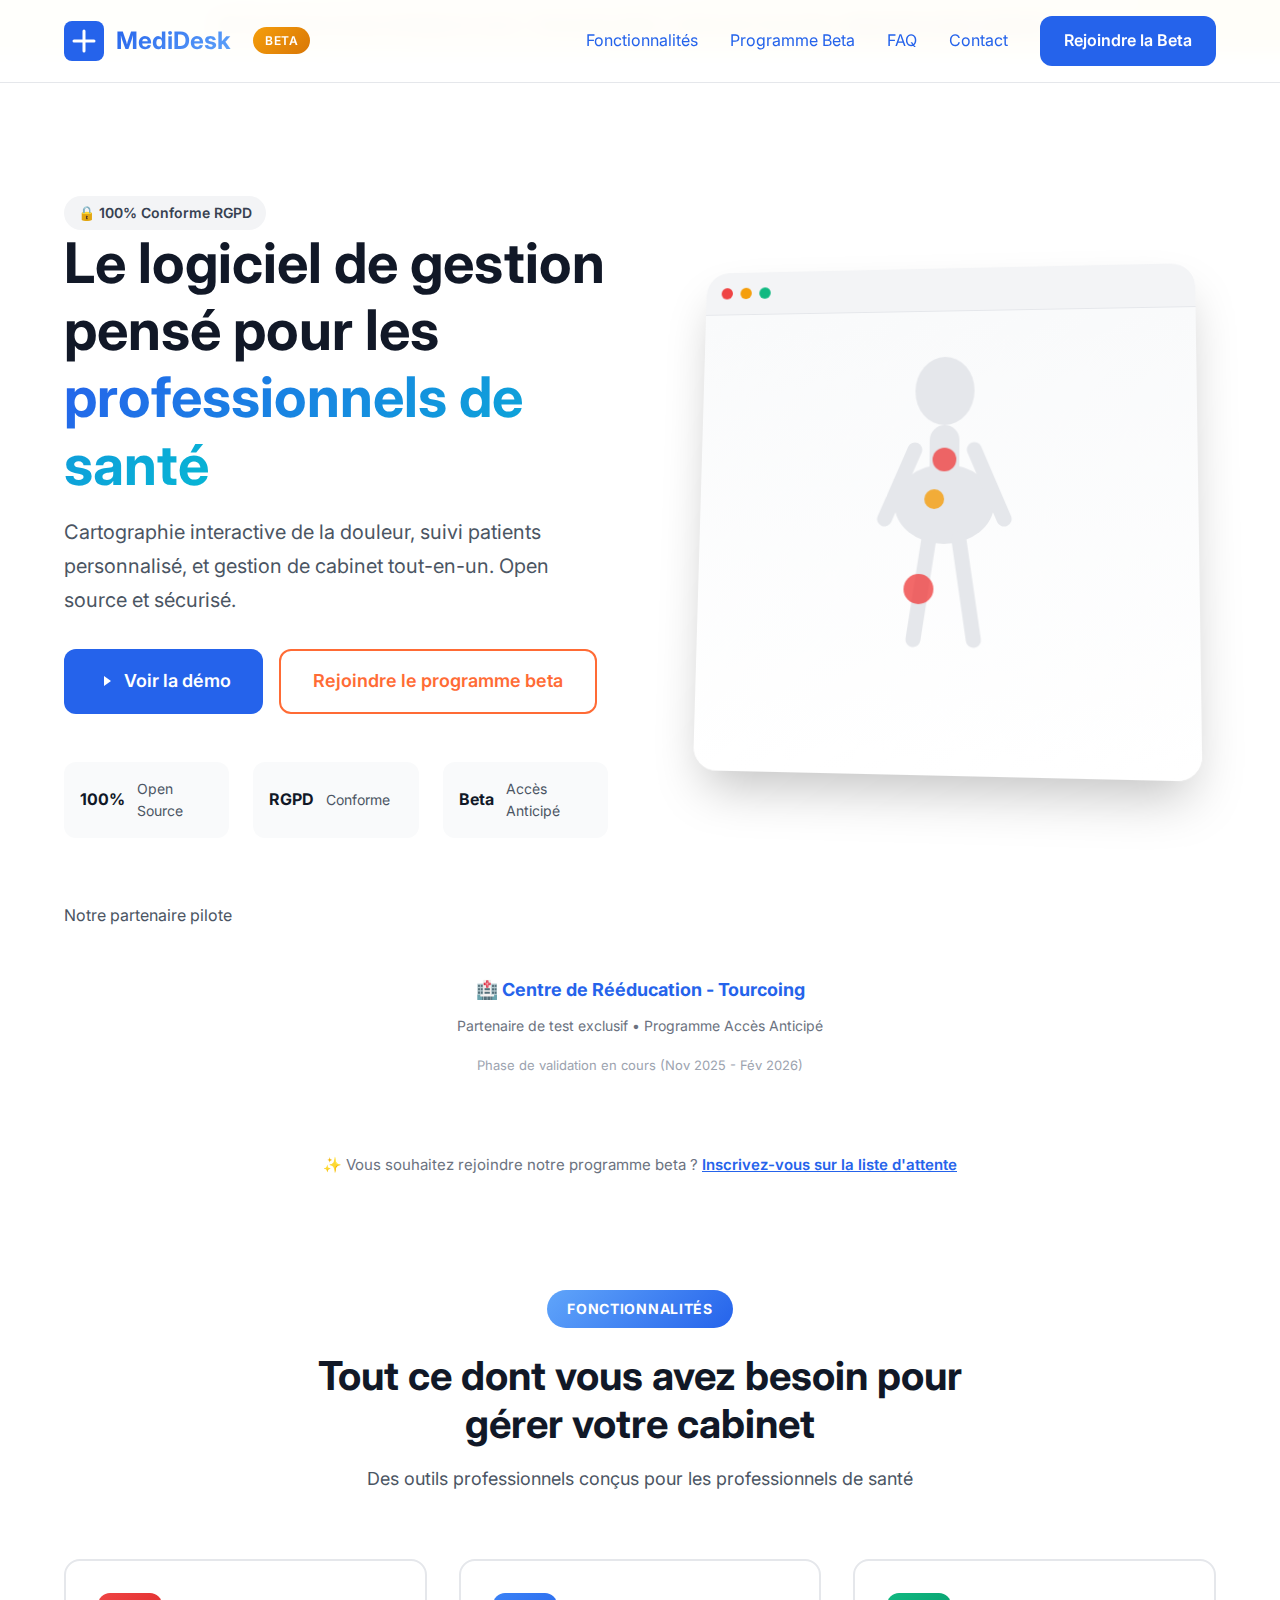
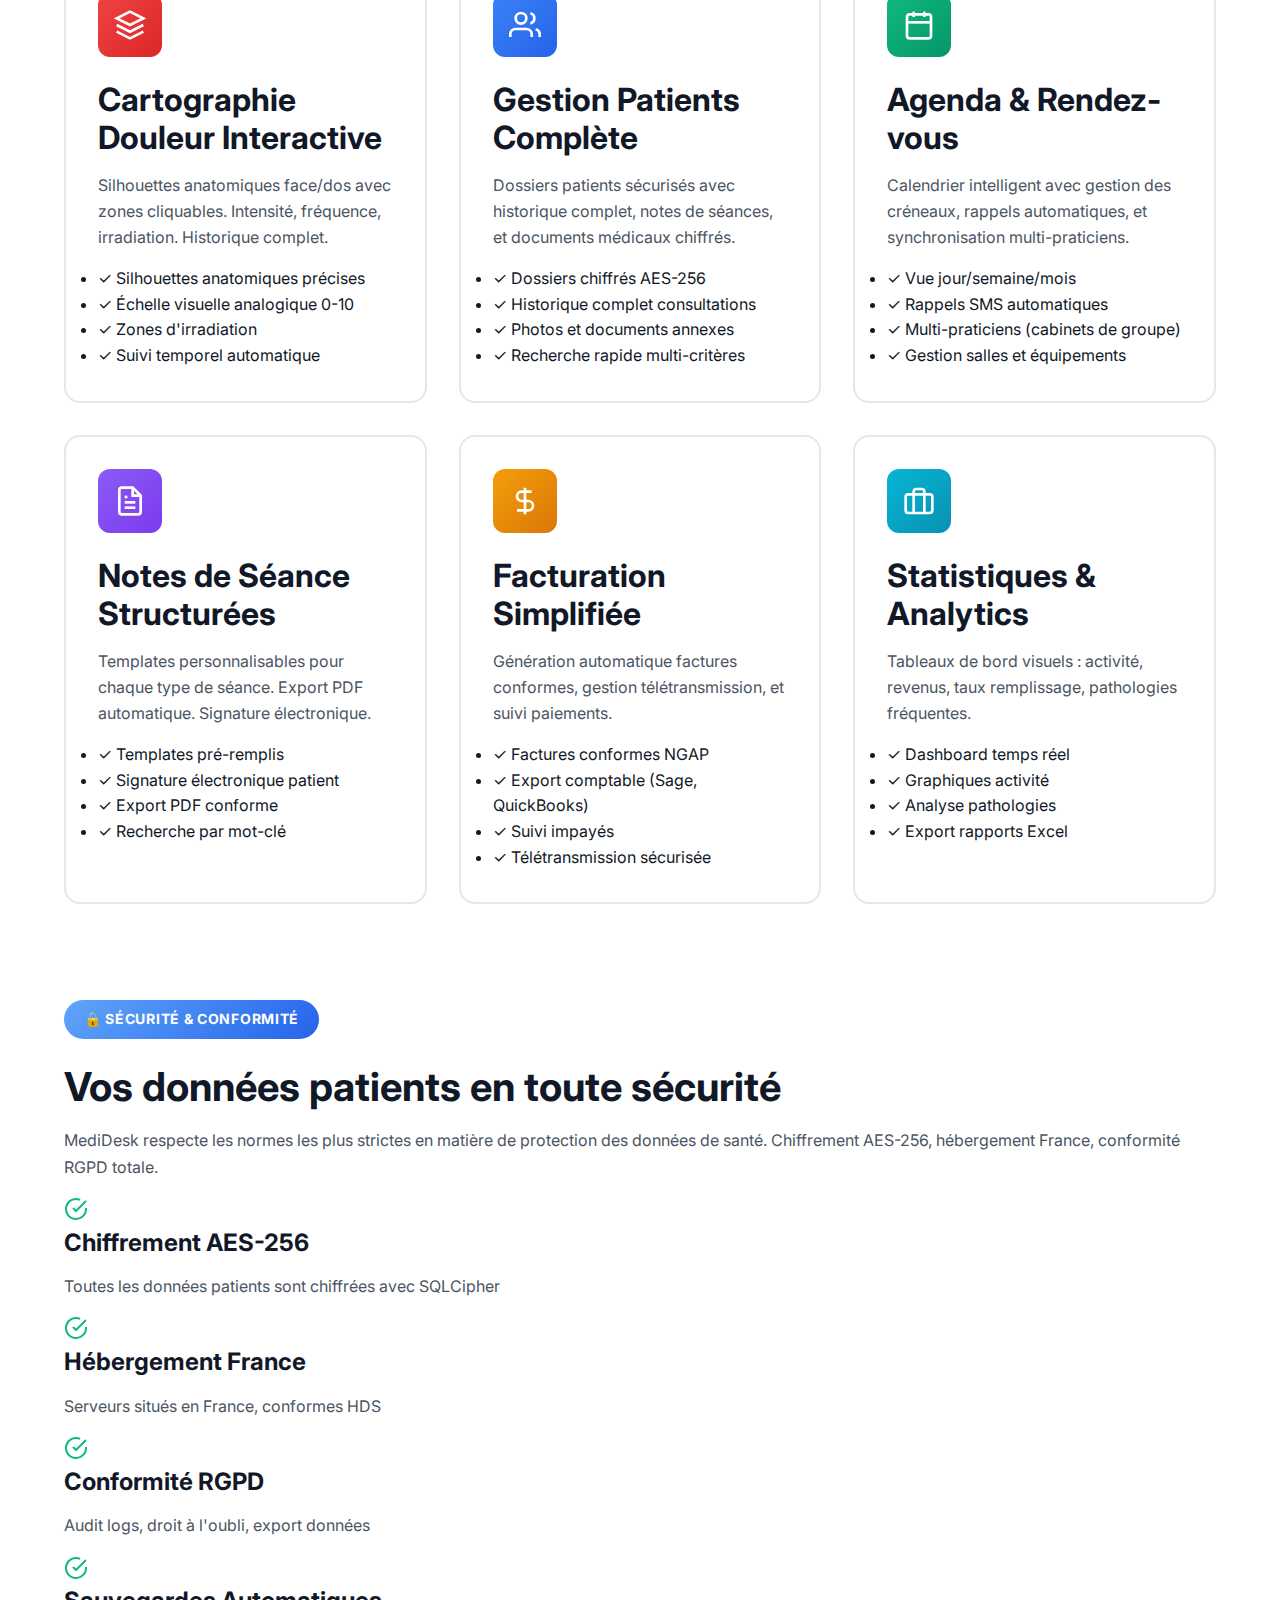
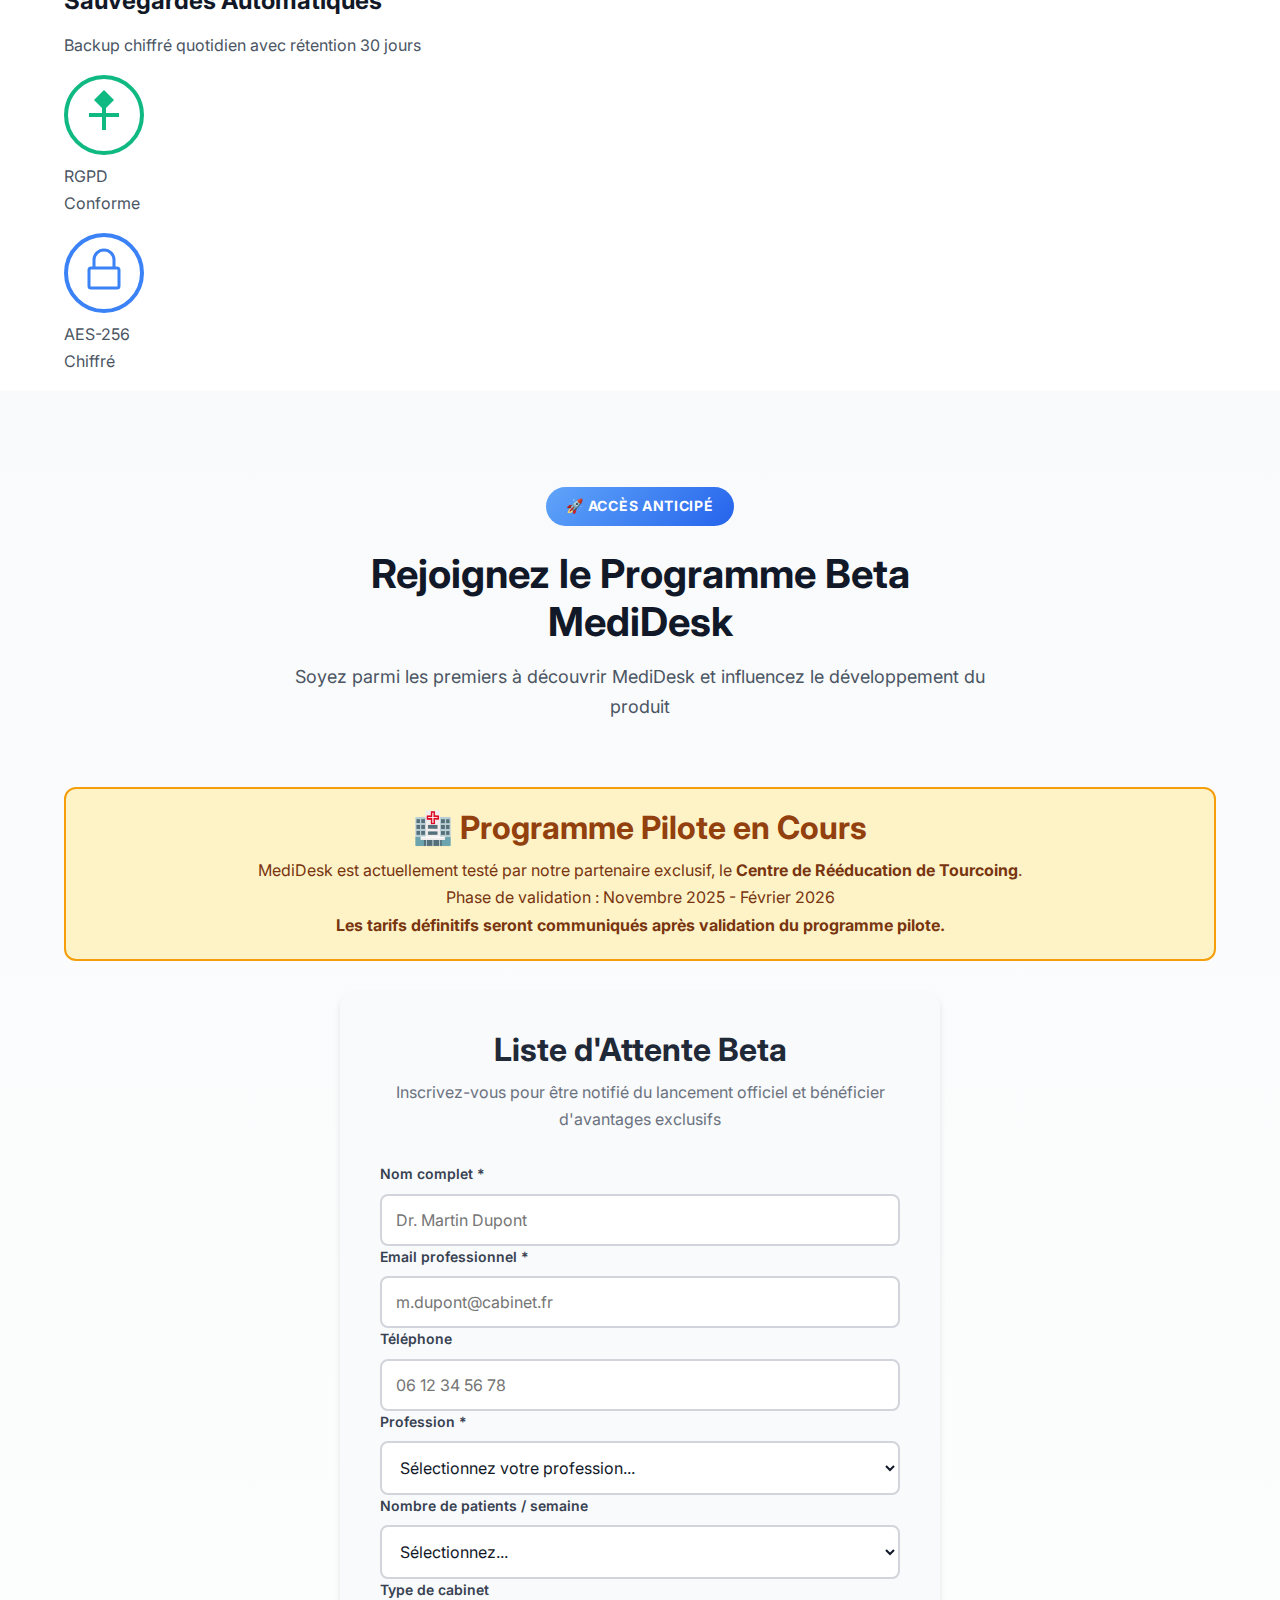
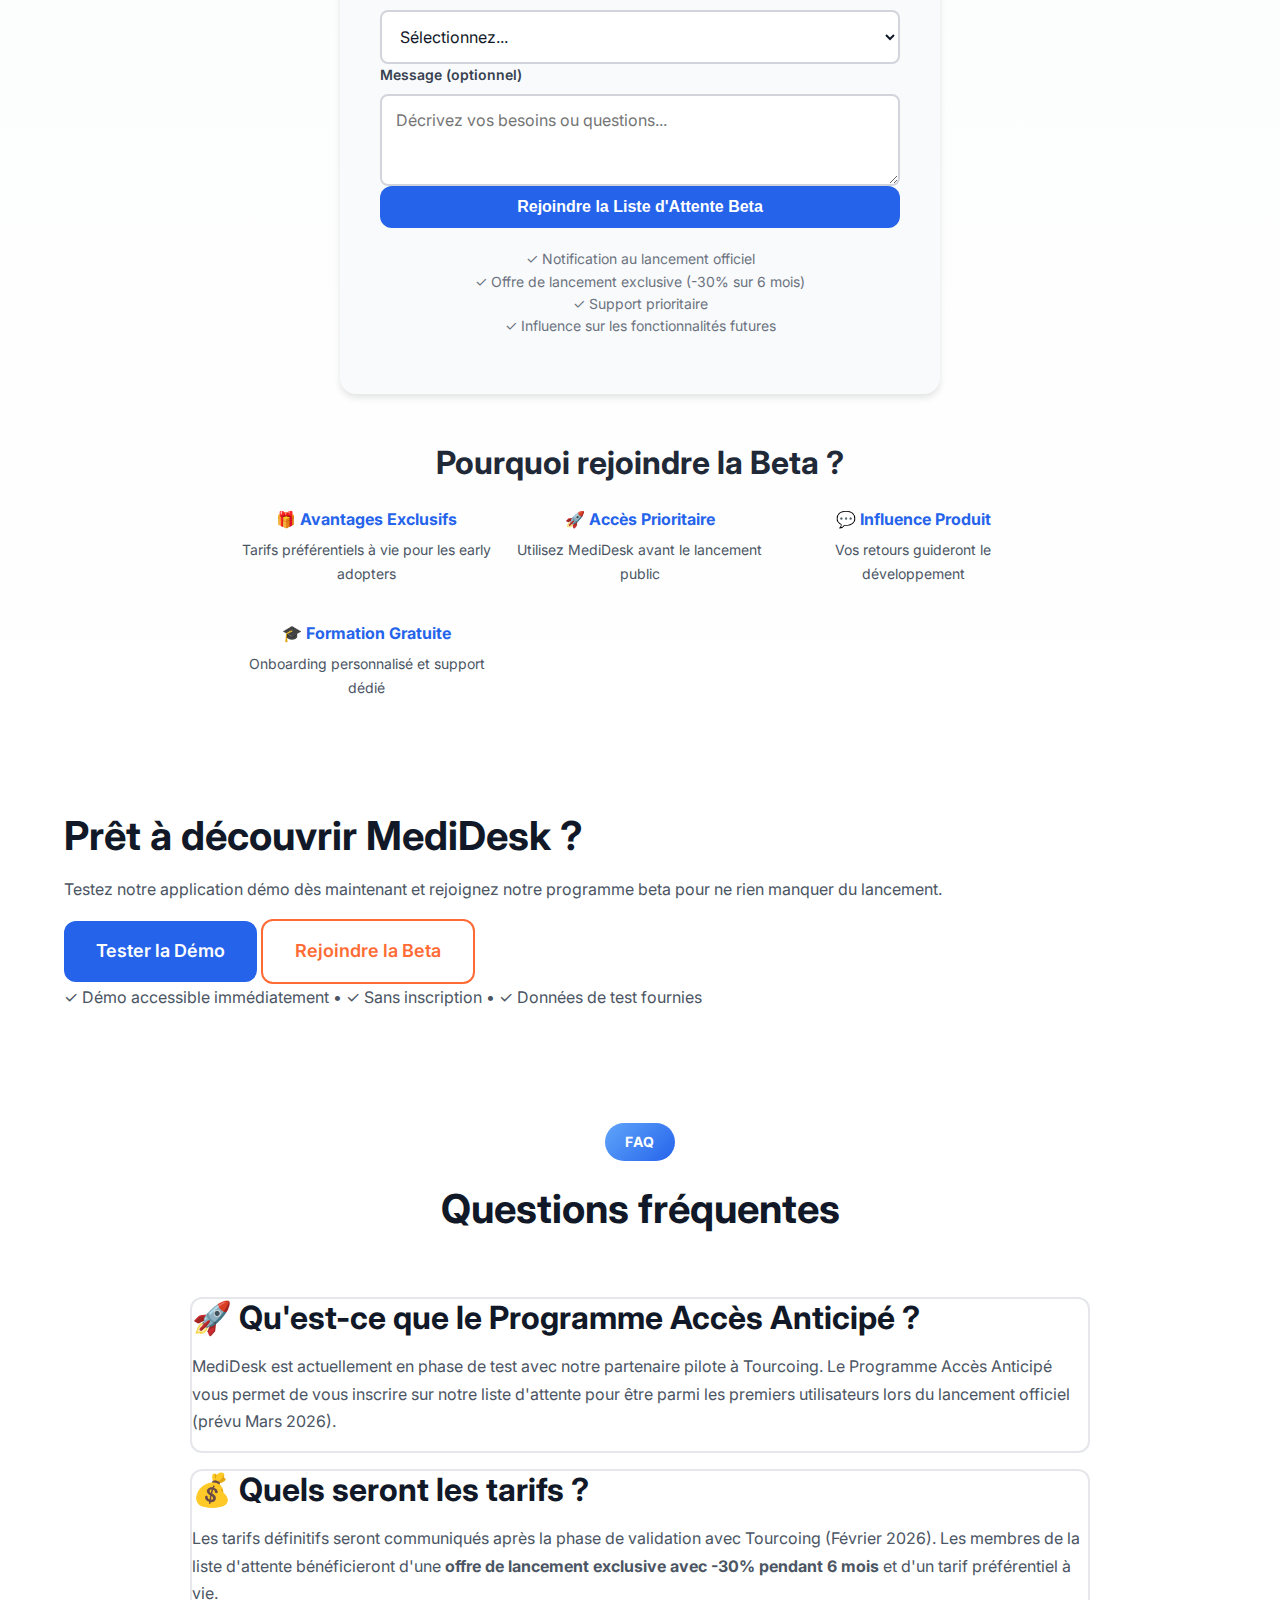
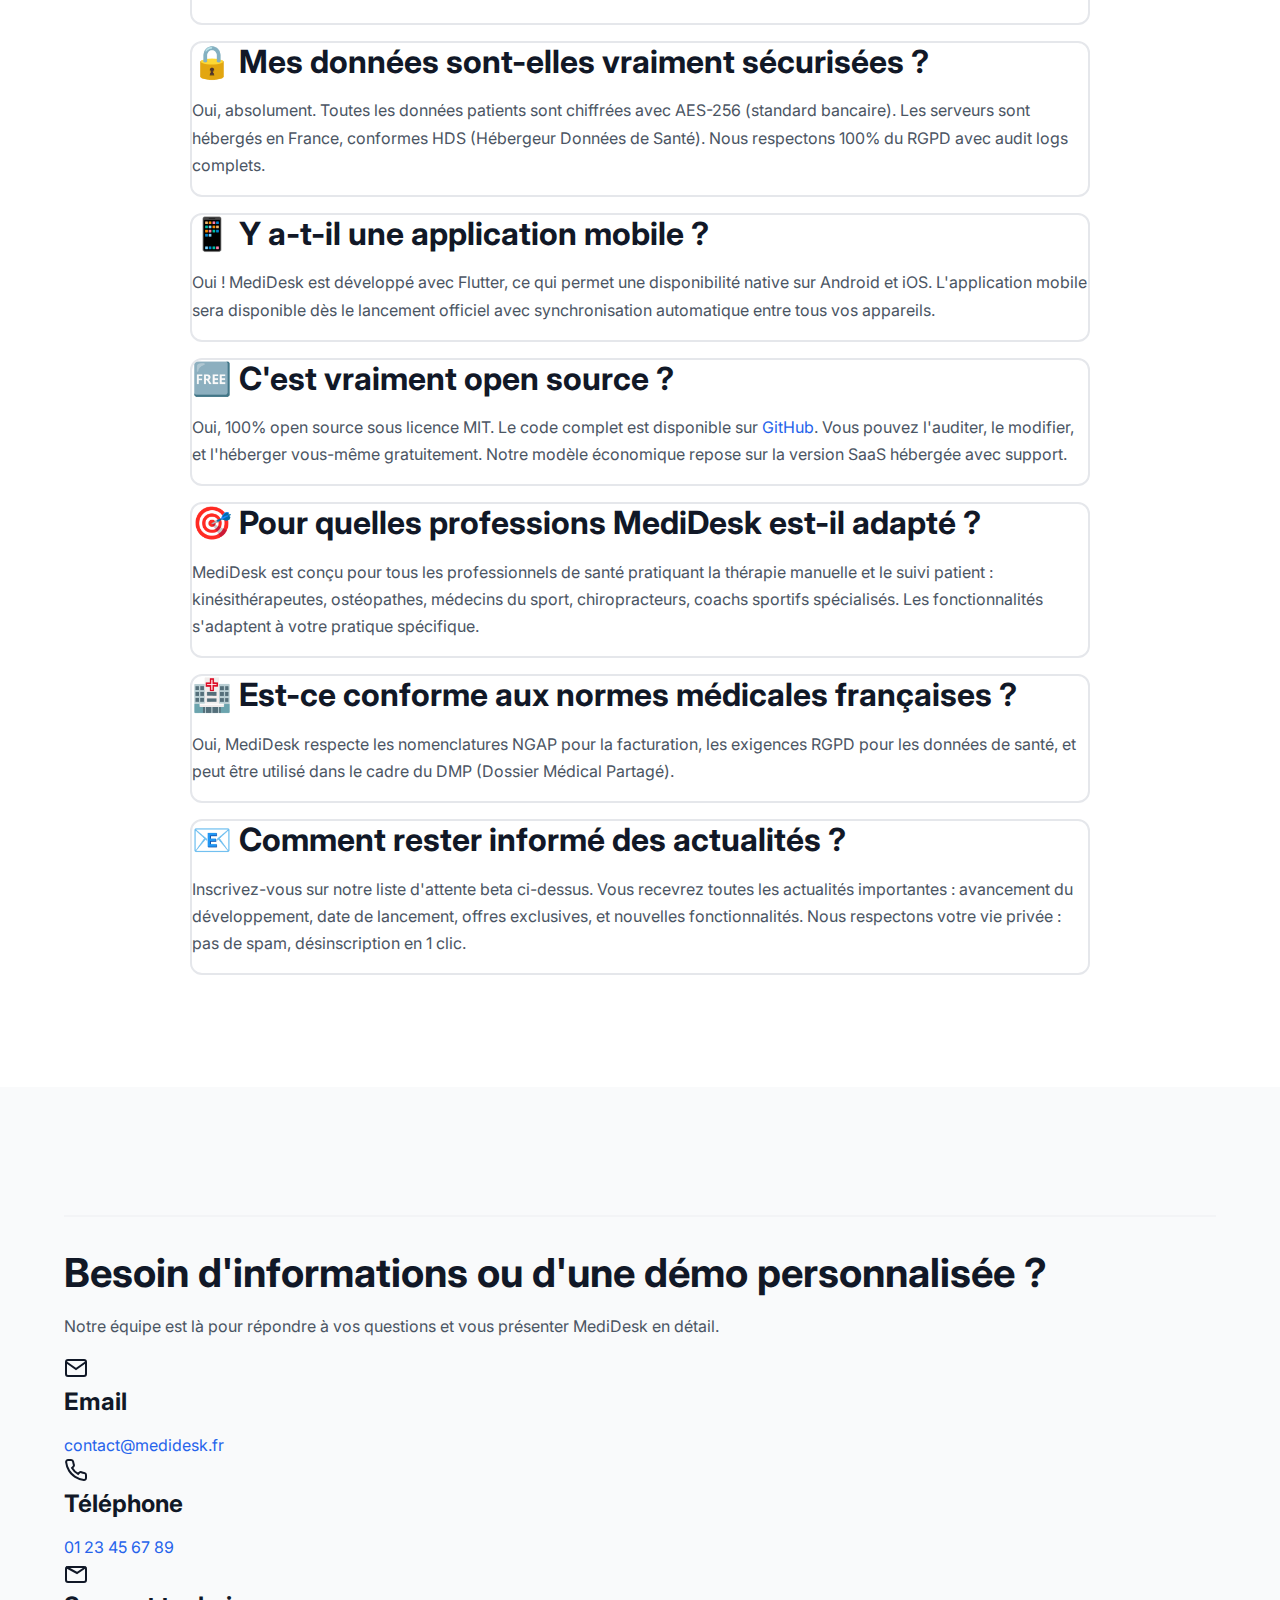
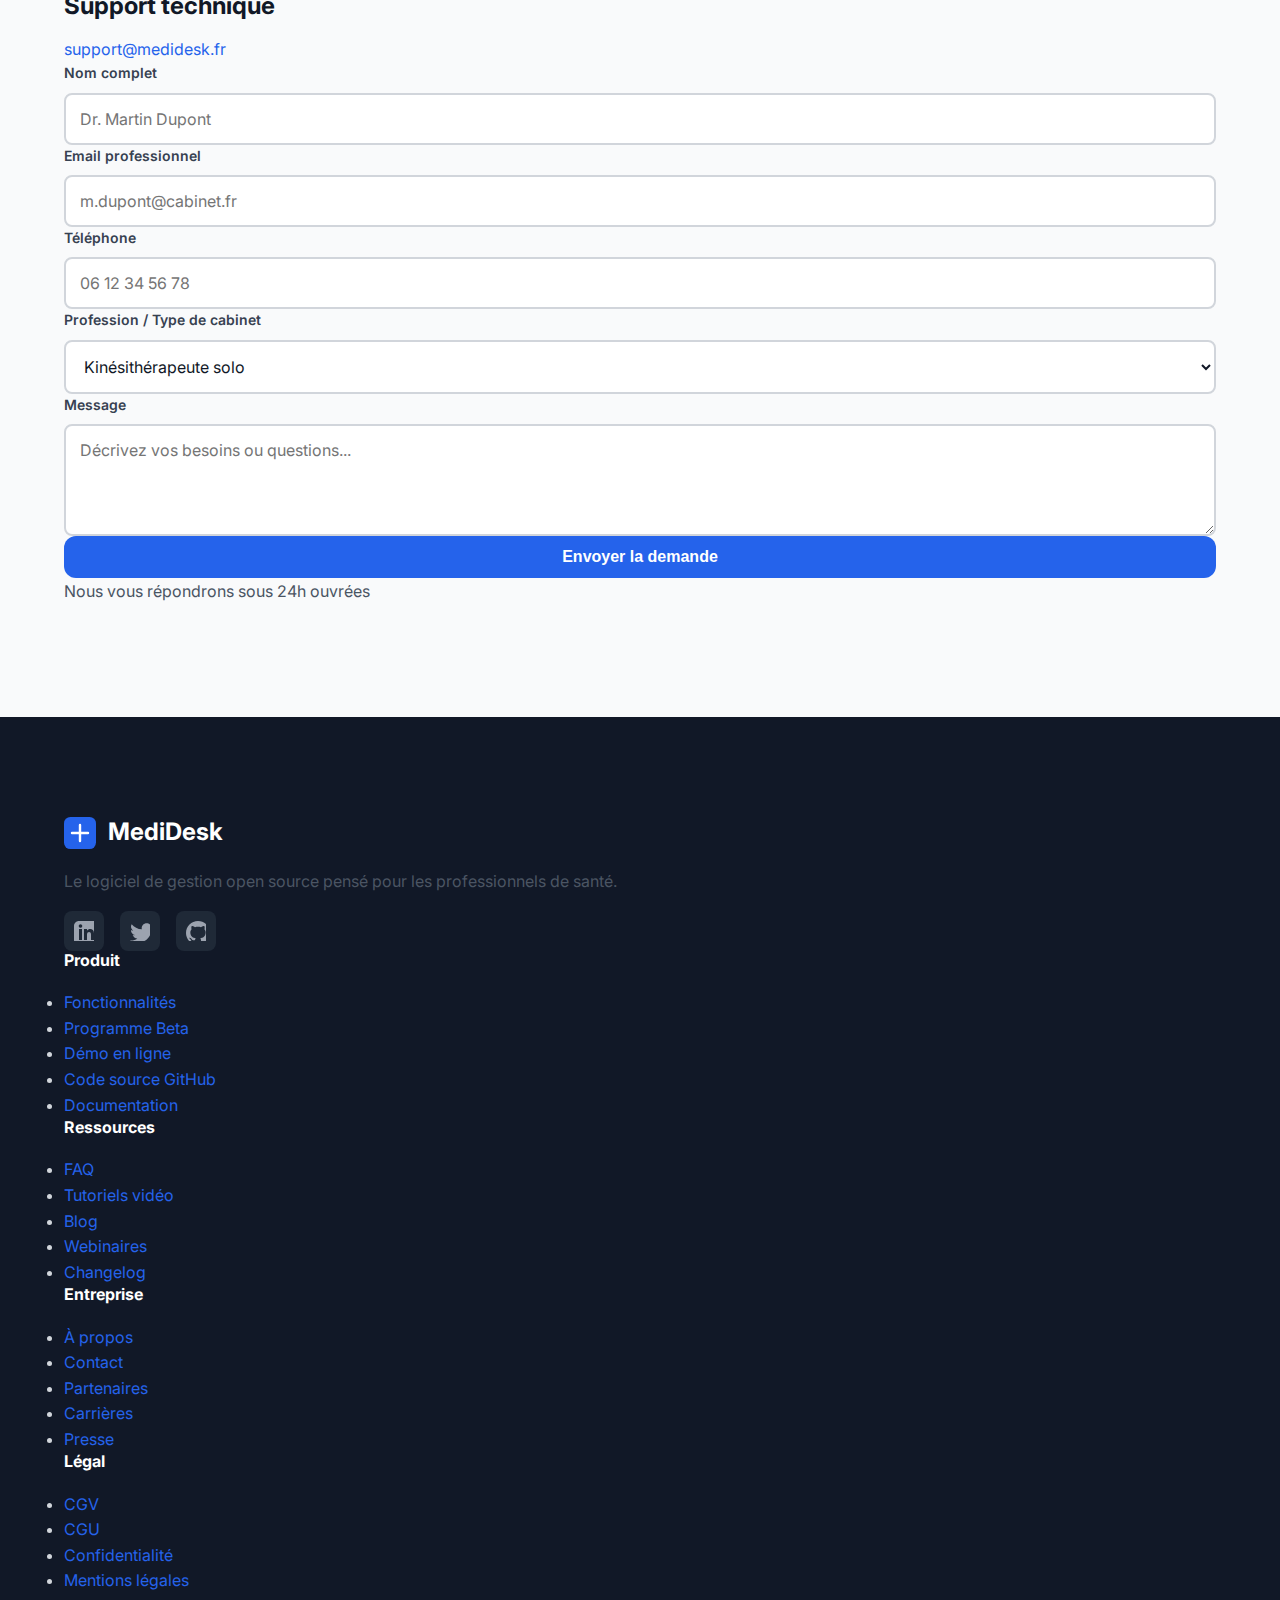
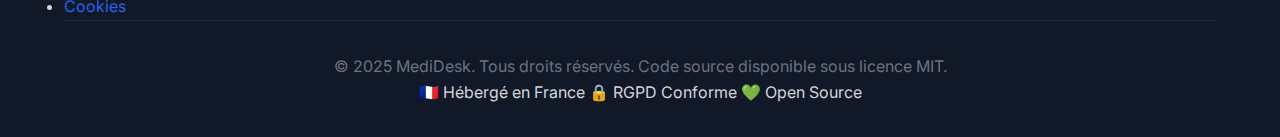
<file: website/index-beta.html>
<!DOCTYPE html>
<html lang="fr">
<head>
    <meta charset="UTF-8">
    <meta name="viewport" content="width=device-width, initial-scale=1.0">
    <meta name="description" content="MediDesk - Logiciel de gestion de cabinet pour professionnels de santé : kinés, ostéos, médecins du sport. Cartographie douleur, suivi patients, conformité RGPD. Programme Accès Anticipé.">
    <meta name="keywords" content="logiciel santé, gestion cabinet, kinésithérapeute, ostéopathe, médecin sport, cartographie douleur, RGPD santé">
    <title>MediDesk - Logiciel de Gestion pour Professionnels de Santé (Accès Anticipé)</title>
    <link rel="stylesheet" href="css/style.css">
    <link rel="preconnect" href="https://fonts.googleapis.com">
    <link rel="preconnect" href="https://fonts.gstatic.com" crossorigin>
    <link href="https://fonts.googleapis.com/css2?family=Inter:wght@400;500;600;700&display=swap" rel="stylesheet">
    <style>
        /* Beta-specific styles */
        .beta-notice-banner {
            background: linear-gradient(135deg, #fef3c7 0%, #fde68a 100%);
            border-bottom: 2px solid #f59e0b;
            padding: 12px 0;
            text-align: center;
            font-weight: 600;
            color: #92400e;
            position: sticky;
            top: 0;
            z-index: 1000;
        }
        .beta-notice-banner a {
            color: #7c2d12;
            text-decoration: underline;
        }
        .beta-badge {
            background: linear-gradient(135deg, #f59e0b 0%, #d97706 100%);
            color: white;
            padding: 4px 12px;
            border-radius: 20px;
            font-size: 12px;
            font-weight: 600;
            text-transform: uppercase;
            letter-spacing: 0.5px;
            display: inline-block;
            margin-left: 10px;
        }
        .waitlist-form {
            max-width: 600px;
            margin: 0 auto;
            background: #f9fafb;
            padding: 40px;
            border-radius: 16px;
            box-shadow: 0 4px 6px rgba(0,0,0,0.1);
        }
        .pilot-highlight {
            background: #fef3c7;
            border: 2px solid #f59e0b;
            padding: 20px;
            border-radius: 12px;
            margin: 30px 0;
            text-align: center;
        }
        .pilot-highlight h3 {
            color: #92400e;
            margin: 0 0 10px 0;
        }
        .pilot-highlight p {
            color: #78350f;
            margin: 0;
        }
    </style>
</head>
<body>
    <!-- Beta Notice Banner -->
    <div class="beta-notice-banner">
        🚧 Programme Accès Anticipé en cours • Partenaire pilote : Centre de Tourcoing • 
        <a href="#beta-access">Rejoindre la liste d'attente →</a>
    </div>

    <!-- Navigation -->
    <nav class="navbar">
        <div class="container">
            <div class="nav-wrapper">
                <div class="logo">
                    <svg width="40" height="40" viewBox="0 0 40 40" fill="none" xmlns="http://www.w3.org/2000/svg">
                        <rect width="40" height="40" rx="8" fill="#2563eb"/>
                        <path d="M20 10v20M10 20h20" stroke="white" stroke-width="3" stroke-linecap="round"/>
                    </svg>
                    <span class="logo-text">MediDesk</span>
                    <span class="beta-badge">Beta</span>
                </div>
                <div class="nav-links">
                    <a href="#fonctionnalites">Fonctionnalités</a>
                    <a href="#beta-access">Programme Beta</a>
                    <a href="#faq">FAQ</a>
                    <a href="#contact">Contact</a>
                    <a href="#beta-access" class="btn btn-primary">Rejoindre la Beta</a>
                </div>
                <button class="mobile-menu-btn" id="mobileMenuBtn">
                    <span></span>
                    <span></span>
                    <span></span>
                </button>
            </div>
        </div>
    </nav>

    <!-- Hero Section -->
    <section class="hero">
        <div class="container">
            <div class="hero-content">
                <div class="hero-text">
                    <span class="badge">🔒 100% Conforme RGPD</span>
                    <h1>Le logiciel de gestion pensé pour les <span class="gradient-text">professionnels de santé</span></h1>
                    <p class="hero-subtitle">
                        Cartographie interactive de la douleur, suivi patients personnalisé, 
                        et gestion de cabinet tout-en-un. Open source et sécurisé.
                    </p>
                    <div class="hero-cta">
                        <a href="https://demo.medidesk.fr" class="btn btn-primary btn-lg" target="_blank">
                            <svg width="20" height="20" viewBox="0 0 20 20" fill="none">
                                <path d="M8 5l7 5-7 5V5z" fill="currentColor"/>
                            </svg>
                            Voir la démo
                        </a>
                        <a href="#beta-access" class="btn btn-secondary btn-lg">
                            Rejoindre le programme beta
                        </a>
                    </div>
                    <div class="hero-stats">
                        <div class="stat">
                            <div class="stat-value">100%</div>
                            <div class="stat-label">Open Source</div>
                        </div>
                        <div class="stat">
                            <div class="stat-value">RGPD</div>
                            <div class="stat-label">Conforme</div>
                        </div>
                        <div class="stat">
                            <div class="stat-value">Beta</div>
                            <div class="stat-label">Accès Anticipé</div>
                        </div>
                    </div>
                </div>
                <div class="hero-image">
                    <div class="mockup-container">
                        <div class="mockup-screen">
                            <div class="mockup-header">
                                <span class="dot"></span>
                                <span class="dot"></span>
                                <span class="dot"></span>
                            </div>
                            <div class="mockup-content">
                                <div class="silhouette-preview">
                                    <svg width="300" height="400" viewBox="0 0 300 400">
                                        <!-- Simplified body silhouette -->
                                        <ellipse cx="150" cy="50" rx="30" ry="35" fill="#e5e7eb"/>
                                        <rect x="135" y="85" width="30" height="80" rx="15" fill="#e5e7eb"/>
                                        <ellipse cx="150" cy="165" rx="50" ry="40" fill="#e5e7eb"/>
                                        <line x1="120" y1="110" x2="90" y2="180" stroke="#e5e7eb" stroke-width="15" stroke-linecap="round"/>
                                        <line x1="180" y1="110" x2="210" y2="180" stroke="#e5e7eb" stroke-width="15" stroke-linecap="round"/>
                                        <line x1="135" y1="200" x2="120" y2="300" stroke="#e5e7eb" stroke-width="15" stroke-linecap="round"/>
                                        <line x1="165" y1="200" x2="180" y2="300" stroke="#e5e7eb" stroke-width="15" stroke-linecap="round"/>
                                        <!-- Pain points -->
                                        <circle cx="150" cy="120" r="12" fill="#ef4444" opacity="0.8"/>
                                        <circle cx="140" cy="160" r="10" fill="#f59e0b" opacity="0.8"/>
                                        <circle cx="125" cy="250" r="15" fill="#ef4444" opacity="0.8"/>
                                    </svg>
                                </div>
                            </div>
                        </div>
                    </div>
                </div>
            </div>
        </div>
    </section>

    <!-- Pilot Partner Section -->
    <section class="logos-section">
        <div class="container">
            <p class="logos-title">Notre partenaire pilote</p>
            <div class="logos-grid" style="justify-content: center;">
                <div class="logo-item" style="text-align: center; padding: 30px;">
                    <strong style="font-size: 18px; color: #2563eb;">🏥 Centre de Rééducation - Tourcoing</strong>
                    <p style="font-size: 14px; color: #6b7280; margin-top: 10px;">Partenaire de test exclusif • Programme Accès Anticipé</p>
                    <p style="font-size: 13px; color: #9ca3af; margin-top: 5px;">Phase de validation en cours (Nov 2025 - Fév 2026)</p>
                </div>
            </div>
            <p style="text-align: center; color: #6b7280; margin-top: 30px; font-size: 15px;">
                ✨ Vous souhaitez rejoindre notre programme beta ? <a href="#beta-access" style="color: #2563eb; font-weight: 600; text-decoration: underline;">Inscrivez-vous sur la liste d'attente</a>
            </p>
        </div>
    </section>

    <!-- Features Section -->
    <section id="fonctionnalites" class="features-section">
        <div class="container">
            <div class="section-header">
                <span class="section-badge">Fonctionnalités</span>
                <h2>Tout ce dont vous avez besoin pour gérer votre cabinet</h2>
                <p>Des outils professionnels conçus pour les professionnels de santé</p>
            </div>

            <div class="features-grid">
                <div class="feature-card">
                    <div class="feature-icon" style="background: linear-gradient(135deg, #ef4444 0%, #dc2626 100%);">
                        <svg width="32" height="32" viewBox="0 0 24 24" fill="none" stroke="currentColor" stroke-width="2">
                            <path d="M12 2L2 7l10 5 10-5-10-5z"/>
                            <path d="M2 17l10 5 10-5"/>
                            <path d="M2 12l10 5 10-5"/>
                        </svg>
                    </div>
                    <h3>Cartographie Douleur Interactive</h3>
                    <p>Silhouettes anatomiques face/dos avec zones cliquables. Intensité, fréquence, irradiation. Historique complet.</p>
                    <ul class="feature-list">
                        <li>✓ Silhouettes anatomiques précises</li>
                        <li>✓ Échelle visuelle analogique 0-10</li>
                        <li>✓ Zones d'irradiation</li>
                        <li>✓ Suivi temporel automatique</li>
                    </ul>
                </div>

                <div class="feature-card">
                    <div class="feature-icon" style="background: linear-gradient(135deg, #3b82f6 0%, #2563eb 100%);">
                        <svg width="32" height="32" viewBox="0 0 24 24" fill="none" stroke="currentColor" stroke-width="2">
                            <path d="M17 21v-2a4 4 0 0 0-4-4H5a4 4 0 0 0-4 4v2"/>
                            <circle cx="9" cy="7" r="4"/>
                            <path d="M23 21v-2a4 4 0 0 0-3-3.87"/>
                            <path d="M16 3.13a4 4 0 0 1 0 7.75"/>
                        </svg>
                    </div>
                    <h3>Gestion Patients Complète</h3>
                    <p>Dossiers patients sécurisés avec historique complet, notes de séances, et documents médicaux chiffrés.</p>
                    <ul class="feature-list">
                        <li>✓ Dossiers chiffrés AES-256</li>
                        <li>✓ Historique complet consultations</li>
                        <li>✓ Photos et documents annexes</li>
                        <li>✓ Recherche rapide multi-critères</li>
                    </ul>
                </div>

                <div class="feature-card">
                    <div class="feature-icon" style="background: linear-gradient(135deg, #10b981 0%, #059669 100%);">
                        <svg width="32" height="32" viewBox="0 0 24 24" fill="none" stroke="currentColor" stroke-width="2">
                            <rect x="3" y="4" width="18" height="18" rx="2" ry="2"/>
                            <line x1="16" y1="2" x2="16" y2="6"/>
                            <line x1="8" y1="2" x2="8" y2="6"/>
                            <line x1="3" y1="10" x2="21" y2="10"/>
                        </svg>
                    </div>
                    <h3>Agenda & Rendez-vous</h3>
                    <p>Calendrier intelligent avec gestion des créneaux, rappels automatiques, et synchronisation multi-praticiens.</p>
                    <ul class="feature-list">
                        <li>✓ Vue jour/semaine/mois</li>
                        <li>✓ Rappels SMS automatiques</li>
                        <li>✓ Multi-praticiens (cabinets de groupe)</li>
                        <li>✓ Gestion salles et équipements</li>
                    </ul>
                </div>

                <div class="feature-card">
                    <div class="feature-icon" style="background: linear-gradient(135deg, #8b5cf6 0%, #7c3aed 100%);">
                        <svg width="32" height="32" viewBox="0 0 24 24" fill="none" stroke="currentColor" stroke-width="2">
                            <path d="M14 2H6a2 2 0 0 0-2 2v16a2 2 0 0 0 2 2h12a2 2 0 0 0 2-2V8z"/>
                            <polyline points="14 2 14 8 20 8"/>
                            <line x1="16" y1="13" x2="8" y2="13"/>
                            <line x1="16" y1="17" x2="8" y2="17"/>
                            <polyline points="10 9 9 9 8 9"/>
                        </svg>
                    </div>
                    <h3>Notes de Séance Structurées</h3>
                    <p>Templates personnalisables pour chaque type de séance. Export PDF automatique. Signature électronique.</p>
                    <ul class="feature-list">
                        <li>✓ Templates pré-remplis</li>
                        <li>✓ Signature électronique patient</li>
                        <li>✓ Export PDF conforme</li>
                        <li>✓ Recherche par mot-clé</li>
                    </ul>
                </div>

                <div class="feature-card">
                    <div class="feature-icon" style="background: linear-gradient(135deg, #f59e0b 0%, #d97706 100%);">
                        <svg width="32" height="32" viewBox="0 0 24 24" fill="none" stroke="currentColor" stroke-width="2">
                            <path d="M12 2v20M17 5H9.5a3.5 3.5 0 0 0 0 7h5a3.5 3.5 0 0 1 0 7H6"/>
                        </svg>
                    </div>
                    <h3>Facturation Simplifiée</h3>
                    <p>Génération automatique factures conformes, gestion télétransmission, et suivi paiements.</p>
                    <ul class="feature-list">
                        <li>✓ Factures conformes NGAP</li>
                        <li>✓ Export comptable (Sage, QuickBooks)</li>
                        <li>✓ Suivi impayés</li>
                        <li>✓ Télétransmission sécurisée</li>
                    </ul>
                </div>

                <div class="feature-card">
                    <div class="feature-icon" style="background: linear-gradient(135deg, #06b6d4 0%, #0891b2 100%);">
                        <svg width="32" height="32" viewBox="0 0 24 24" fill="none" stroke="currentColor" stroke-width="2">
                            <rect x="2" y="7" width="20" height="14" rx="2" ry="2"/>
                            <path d="M16 21V5a2 2 0 0 0-2-2h-4a2 2 0 0 0-2 2v16"/>
                        </svg>
                    </div>
                    <h3>Statistiques & Analytics</h3>
                    <p>Tableaux de bord visuels : activité, revenus, taux remplissage, pathologies fréquentes.</p>
                    <ul class="feature-list">
                        <li>✓ Dashboard temps réel</li>
                        <li>✓ Graphiques activité</li>
                        <li>✓ Analyse pathologies</li>
                        <li>✓ Export rapports Excel</li>
                    </ul>
                </div>
            </div>
        </div>
    </section>

    <!-- Security Section -->
    <section class="security-section">
        <div class="container">
            <div class="security-content">
                <div class="security-text">
                    <span class="section-badge">🔒 Sécurité & Conformité</span>
                    <h2>Vos données patients en toute sécurité</h2>
                    <p>
                        MediDesk respecte les normes les plus strictes en matière de protection 
                        des données de santé. Chiffrement AES-256, hébergement France, conformité RGPD totale.
                    </p>
                    <div class="security-features">
                        <div class="security-item">
                            <svg width="24" height="24" fill="none" stroke="#10b981" stroke-width="2">
                                <path d="M22 11.08V12a10 10 0 1 1-5.93-9.14"/>
                                <polyline points="22 4 12 14.01 9 11.01"/>
                            </svg>
                            <div>
                                <h4>Chiffrement AES-256</h4>
                                <p>Toutes les données patients sont chiffrées avec SQLCipher</p>
                            </div>
                        </div>
                        <div class="security-item">
                            <svg width="24" height="24" fill="none" stroke="#10b981" stroke-width="2">
                                <path d="M22 11.08V12a10 10 0 1 1-5.93-9.14"/>
                                <polyline points="22 4 12 14.01 9 11.01"/>
                            </svg>
                            <div>
                                <h4>Hébergement France</h4>
                                <p>Serveurs situés en France, conformes HDS</p>
                            </div>
                        </div>
                        <div class="security-item">
                            <svg width="24" height="24" fill="none" stroke="#10b981" stroke-width="2">
                                <path d="M22 11.08V12a10 10 0 1 1-5.93-9.14"/>
                                <polyline points="22 4 12 14.01 9 11.01"/>
                            </svg>
                            <div>
                                <h4>Conformité RGPD</h4>
                                <p>Audit logs, droit à l'oubli, export données</p>
                            </div>
                        </div>
                        <div class="security-item">
                            <svg width="24" height="24" fill="none" stroke="#10b981" stroke-width="2">
                                <path d="M22 11.08V12a10 10 0 1 1-5.93-9.14"/>
                                <polyline points="22 4 12 14.01 9 11.01"/>
                            </svg>
                            <div>
                                <h4>Sauvegardes Automatiques</h4>
                                <p>Backup chiffré quotidien avec rétention 30 jours</p>
                            </div>
                        </div>
                    </div>
                </div>
                <div class="security-image">
                    <div class="security-badge-container">
                        <div class="security-badge">
                            <svg width="80" height="80" viewBox="0 0 80 80" fill="none">
                                <circle cx="40" cy="40" r="38" stroke="#10b981" stroke-width="4"/>
                                <path d="M40 15L50 25L40 35L30 25L40 15Z" fill="#10b981"/>
                                <path d="M40 25v30" stroke="#10b981" stroke-width="4"/>
                                <path d="M25 40h30" stroke="#10b981" stroke-width="4"/>
                            </svg>
                            <p>RGPD<br/>Conforme</p>
                        </div>
                        <div class="security-badge">
                            <svg width="80" height="80" viewBox="0 0 80 80" fill="none">
                                <circle cx="40" cy="40" r="38" stroke="#3b82f6" stroke-width="4"/>
                                <rect x="25" y="35" width="30" height="20" rx="2" stroke="#3b82f6" stroke-width="3"/>
                                <path d="M30 35v-8a10 10 0 0 1 20 0v8" stroke="#3b82f6" stroke-width="3"/>
                            </svg>
                            <p>AES-256<br/>Chiffré</p>
                        </div>
                    </div>
                </div>
            </div>
        </div>
    </section>

    <!-- Beta Access / Waitlist Section -->
    <section id="beta-access" class="pricing-section">
        <div class="container">
            <div class="section-header">
                <span class="section-badge">🚀 Accès Anticipé</span>
                <h2>Rejoignez le Programme Beta MediDesk</h2>
                <p>Soyez parmi les premiers à découvrir MediDesk et influencez le développement du produit</p>
            </div>

            <div class="pilot-highlight">
                <h3>🏥 Programme Pilote en Cours</h3>
                <p>
                    MediDesk est actuellement testé par notre partenaire exclusif, le <strong>Centre de Rééducation de Tourcoing</strong>.<br/>
                    Phase de validation : Novembre 2025 - Février 2026<br/>
                    <strong>Les tarifs définitifs seront communiqués après validation du programme pilote.</strong>
                </p>
            </div>

            <div class="waitlist-form">
                <h3 style="text-align: center; margin-bottom: 10px; color: #1f2937;">Liste d'Attente Beta</h3>
                <p style="text-align: center; color: #6b7280; margin-bottom: 30px;">
                    Inscrivez-vous pour être notifié du lancement officiel et bénéficier d'avantages exclusifs
                </p>

                <form id="betaWaitlistForm">
                    <div class="form-group">
                        <label for="beta-name">Nom complet *</label>
                        <input type="text" id="beta-name" name="name" required placeholder="Dr. Martin Dupont">
                    </div>

                    <div class="form-group">
                        <label for="beta-email">Email professionnel *</label>
                        <input type="email" id="beta-email" name="email" required placeholder="m.dupont@cabinet.fr">
                    </div>
                    
                    <div class="form-group">
                        <label for="beta-phone">Téléphone</label>
                        <input type="tel" id="beta-phone" name="phone" placeholder="06 12 34 56 78">
                    </div>

                    <div class="form-group">
                        <label for="beta-profession">Profession *</label>
                        <select id="beta-profession" name="profession" required>
                            <option value="">Sélectionnez votre profession...</option>
                            <option value="kine">Kinésithérapeute</option>
                            <option value="osteo">Ostéopathe</option>
                            <option value="medecin-sport">Médecin du sport</option>
                            <option value="chiropracteur">Chiropracteur</option>
                            <option value="coach">Coach sportif</option>
                            <option value="autre">Autre profession de santé</option>
                        </select>
                    </div>

                    <div class="form-group">
                        <label for="beta-patients">Nombre de patients / semaine</label>
                        <select id="beta-patients" name="patients">
                            <option value="">Sélectionnez...</option>
                            <option value="0-20">0-20 patients</option>
                            <option value="20-50">20-50 patients</option>
                            <option value="50-100">50-100 patients</option>
                            <option value="100+">Plus de 100 patients</option>
                        </select>
                    </div>

                    <div class="form-group">
                        <label for="beta-cabinet">Type de cabinet</label>
                        <select id="beta-cabinet" name="cabinet">
                            <option value="">Sélectionnez...</option>
                            <option value="solo">Praticien solo</option>
                            <option value="group">Cabinet de groupe (2-5 praticiens)</option>
                            <option value="clinic">Clinique/Centre (5+ praticiens)</option>
                        </select>
                    </div>

                    <div class="form-group">
                        <label for="beta-message">Message (optionnel)</label>
                        <textarea id="beta-message" name="message" rows="3" placeholder="Décrivez vos besoins ou questions..."></textarea>
                    </div>

                    <button type="submit" class="btn btn-primary btn-block">
                        Rejoindre la Liste d'Attente Beta
                    </button>
                    
                    <p style="text-align: center; color: #6b7280; font-size: 14px; margin-top: 20px; line-height: 1.6;">
                        ✓ Notification au lancement officiel<br/>
                        ✓ Offre de lancement exclusive (-30% sur 6 mois)<br/>
                        ✓ Support prioritaire<br/>
                        ✓ Influence sur les fonctionnalités futures
                    </p>
                </form>
            </div>

            <div style="margin-top: 50px; text-align: center; color: #6b7280; max-width: 800px; margin-left: auto; margin-right: auto;">
                <h3 style="color: #1f2937; margin-bottom: 15px;">Pourquoi rejoindre la Beta ?</h3>
                <div style="display: grid; grid-template-columns: repeat(auto-fit, minmax(200px, 1fr)); gap: 20px; margin-top: 25px;">
                    <div>
                        <strong style="color: #2563eb;">🎁 Avantages Exclusifs</strong>
                        <p style="font-size: 14px; margin-top: 5px;">Tarifs préférentiels à vie pour les early adopters</p>
                    </div>
                    <div>
                        <strong style="color: #2563eb;">🚀 Accès Prioritaire</strong>
                        <p style="font-size: 14px; margin-top: 5px;">Utilisez MediDesk avant le lancement public</p>
                    </div>
                    <div>
                        <strong style="color: #2563eb;">💬 Influence Produit</strong>
                        <p style="font-size: 14px; margin-top: 5px;">Vos retours guideront le développement</p>
                    </div>
                    <div>
                        <strong style="color: #2563eb;">🎓 Formation Gratuite</strong>
                        <p style="font-size: 14px; margin-top: 5px;">Onboarding personnalisé et support dédié</p>
                    </div>
                </div>
            </div>
        </div>
    </section>

    <!-- CTA Section -->
    <section class="cta-section">
        <div class="container">
            <div class="cta-content">
                <h2>Prêt à découvrir MediDesk ?</h2>
                <p>Testez notre application démo dès maintenant et rejoignez notre programme beta pour ne rien manquer du lancement.</p>
                <div class="cta-buttons">
                    <a href="https://demo.medidesk.fr" class="btn btn-primary btn-lg" target="_blank">Tester la Démo</a>
                    <a href="#beta-access" class="btn btn-secondary btn-lg">Rejoindre la Beta</a>
                </div>
                <p class="cta-footnote">✓ Démo accessible immédiatement • ✓ Sans inscription • ✓ Données de test fournies</p>
            </div>
        </div>
    </section>

    <!-- FAQ Section -->
    <section id="faq" class="faq-section">
        <div class="container">
            <div class="section-header">
                <span class="section-badge">FAQ</span>
                <h2>Questions fréquentes</h2>
            </div>

            <div class="faq-grid">
                <div class="faq-item">
                    <h3>🚀 Qu'est-ce que le Programme Accès Anticipé ?</h3>
                    <p>
                        MediDesk est actuellement en phase de test avec notre partenaire pilote à Tourcoing. 
                        Le Programme Accès Anticipé vous permet de vous inscrire sur notre liste d'attente pour 
                        être parmi les premiers utilisateurs lors du lancement officiel (prévu Mars 2026).
                    </p>
                </div>

                <div class="faq-item">
                    <h3>💰 Quels seront les tarifs ?</h3>
                    <p>
                        Les tarifs définitifs seront communiqués après la phase de validation avec Tourcoing (Février 2026). 
                        Les membres de la liste d'attente bénéficieront d'une <strong>offre de lancement exclusive avec -30% 
                        pendant 6 mois</strong> et d'un tarif préférentiel à vie.
                    </p>
                </div>

                <div class="faq-item">
                    <h3>🔒 Mes données sont-elles vraiment sécurisées ?</h3>
                    <p>
                        Oui, absolument. Toutes les données patients sont chiffrées avec AES-256 (standard bancaire). 
                        Les serveurs sont hébergés en France, conformes HDS (Hébergeur Données de Santé). 
                        Nous respectons 100% du RGPD avec audit logs complets.
                    </p>
                </div>

                <div class="faq-item">
                    <h3>📱 Y a-t-il une application mobile ?</h3>
                    <p>
                        Oui ! MediDesk est développé avec Flutter, ce qui permet une disponibilité native sur Android et iOS. 
                        L'application mobile sera disponible dès le lancement officiel avec synchronisation automatique 
                        entre tous vos appareils.
                    </p>
                </div>

                <div class="faq-item">
                    <h3>🆓 C'est vraiment open source ?</h3>
                    <p>
                        Oui, 100% open source sous licence MIT. Le code complet est disponible sur 
                        <a href="https://github.com/RBSoftwareAI/kine" target="_blank" style="color: #2563eb;">GitHub</a>. 
                        Vous pouvez l'auditer, le modifier, et l'héberger vous-même gratuitement. 
                        Notre modèle économique repose sur la version SaaS hébergée avec support.
                    </p>
                </div>

                <div class="faq-item">
                    <h3>🎯 Pour quelles professions MediDesk est-il adapté ?</h3>
                    <p>
                        MediDesk est conçu pour tous les professionnels de santé pratiquant la thérapie manuelle et le suivi patient : 
                        kinésithérapeutes, ostéopathes, médecins du sport, chiropracteurs, coachs sportifs spécialisés. 
                        Les fonctionnalités s'adaptent à votre pratique spécifique.
                    </p>
                </div>

                <div class="faq-item">
                    <h3>🏥 Est-ce conforme aux normes médicales françaises ?</h3>
                    <p>
                        Oui, MediDesk respecte les nomenclatures NGAP pour la facturation, 
                        les exigences RGPD pour les données de santé, et peut être utilisé 
                        dans le cadre du DMP (Dossier Médical Partagé).
                    </p>
                </div>

                <div class="faq-item">
                    <h3>📧 Comment rester informé des actualités ?</h3>
                    <p>
                        Inscrivez-vous sur notre liste d'attente beta ci-dessus. Vous recevrez toutes les actualités importantes : 
                        avancement du développement, date de lancement, offres exclusives, et nouvelles fonctionnalités. 
                        Nous respectons votre vie privée : pas de spam, désinscription en 1 clic.
                    </p>
                </div>
            </div>
        </div>
    </section>

    <!-- Contact Section -->
    <section id="contact" class="contact-section">
        <div class="container">
            <div class="contact-wrapper">
                <div class="contact-info">
                    <h2>Besoin d'informations ou d'une démo personnalisée ?</h2>
                    <p>Notre équipe est là pour répondre à vos questions et vous présenter MediDesk en détail.</p>
                    
                    <div class="contact-methods">
                        <div class="contact-method">
                            <svg width="24" height="24" fill="none" stroke="currentColor" stroke-width="2">
                                <path d="M4 4h16c1.1 0 2 .9 2 2v12c0 1.1-.9 2-2 2H4c-1.1 0-2-.9-2-2V6c0-1.1.9-2 2-2z"/>
                                <polyline points="22,6 12,13 2,6"/>
                            </svg>
                            <div>
                                <h4>Email</h4>
                                <a href="mailto:contact@medidesk.fr">contact@medidesk.fr</a>
                            </div>
                        </div>
                        
                        <div class="contact-method">
                            <svg width="24" height="24" fill="none" stroke="currentColor" stroke-width="2">
                                <path d="M22 16.92v3a2 2 0 0 1-2.18 2 19.79 19.79 0 0 1-8.63-3.07 19.5 19.5 0 0 1-6-6 19.79 19.79 0 0 1-3.07-8.67A2 2 0 0 1 4.11 2h3a2 2 0 0 1 2 1.72 12.84 12.84 0 0 0 .7 2.81 2 2 0 0 1-.45 2.11L8.09 9.91a16 16 0 0 0 6 6l1.27-1.27a2 2 0 0 1 2.11-.45 12.84 12.84 0 0 0 2.81.7A2 2 0 0 1 22 16.92z"/>
                            </svg>
                            <div>
                                <h4>Téléphone</h4>
                                <a href="tel:+33123456789">01 23 45 67 89</a>
                            </div>
                        </div>

                        <div class="contact-method">
                            <svg width="24" height="24" fill="none" stroke="currentColor" stroke-width="2">
                                <rect x="2" y="7" width="20" height="15" rx="2" ry="2"/>
                                <polyline points="22,7 13,13 2,7"/>
                            </svg>
                            <div>
                                <h4>Support technique</h4>
                                <a href="mailto:support@medidesk.fr">support@medidesk.fr</a>
                            </div>
                        </div>
                    </div>
                </div>

                <div class="contact-form">
                    <form id="contactForm">
                        <div class="form-group">
                            <label for="name">Nom complet</label>
                            <input type="text" id="name" name="name" required placeholder="Dr. Martin Dupont">
                        </div>

                        <div class="form-group">
                            <label for="email">Email professionnel</label>
                            <input type="email" id="email" name="email" required placeholder="m.dupont@cabinet.fr">
                        </div>

                        <div class="form-group">
                            <label for="phone">Téléphone</label>
                            <input type="tel" id="phone" name="phone" placeholder="06 12 34 56 78">
                        </div>

                        <div class="form-group">
                            <label for="cabinet">Profession / Type de cabinet</label>
                            <select id="cabinet" name="cabinet">
                                <option value="kine-solo">Kinésithérapeute solo</option>
                                <option value="osteo-solo">Ostéopathe solo</option>
                                <option value="medecin-sport">Médecin du sport</option>
                                <option value="group">Cabinet de groupe (2-5 praticiens)</option>
                                <option value="clinic">Clinique/Centre (5+ praticiens)</option>
                                <option value="autre">Autre</option>
                            </select>
                        </div>

                        <div class="form-group">
                            <label for="message">Message</label>
                            <textarea id="message" name="message" rows="4" placeholder="Décrivez vos besoins ou questions..."></textarea>
                        </div>

                        <button type="submit" class="btn btn-primary btn-block">Envoyer la demande</button>
                        <p class="form-footnote">Nous vous répondrons sous 24h ouvrées</p>
                    </form>
                </div>
            </div>
        </div>
    </section>

    <!-- Footer -->
    <footer class="footer">
        <div class="container">
            <div class="footer-grid">
                <div class="footer-col">
                    <div class="footer-logo">
                        <svg width="32" height="32" viewBox="0 0 40 40" fill="none">
                            <rect width="40" height="40" rx="8" fill="#2563eb"/>
                            <path d="M20 10v20M10 20h20" stroke="white" stroke-width="3" stroke-linecap="round"/>
                        </svg>
                        <span>MediDesk</span>
                    </div>
                    <p>Le logiciel de gestion open source pensé pour les professionnels de santé.</p>
                    <div class="footer-social">
                        <a href="#" aria-label="LinkedIn"><svg width="20" height="20" fill="currentColor"><path d="M19 0h-14c-2.761 0-5 2.239-5 5v14c0 2.761 2.239 5 5 5h14c2.762 0 5-2.239 5-5v-14c0-2.761-2.238-5-5-5zm-11 19h-3v-11h3v11zm-1.5-12.268c-.966 0-1.75-.79-1.75-1.764s.784-1.764 1.75-1.764 1.75.79 1.75 1.764-.783 1.764-1.75 1.764zm13.5 12.268h-3v-5.604c0-3.368-4-3.113-4 0v5.604h-3v-11h3v1.765c1.396-2.586 7-2.777 7 2.476v6.759z"/></svg></a>
                        <a href="#" aria-label="Twitter"><svg width="20" height="20" fill="currentColor"><path d="M24 4.557c-.883.392-1.832.656-2.828.775 1.017-.609 1.798-1.574 2.165-2.724-.951.564-2.005.974-3.127 1.195-.897-.957-2.178-1.555-3.594-1.555-3.179 0-5.515 2.966-4.797 6.045-4.091-.205-7.719-2.165-10.148-5.144-1.29 2.213-.669 5.108 1.523 6.574-.806-.026-1.566-.247-2.229-.616-.054 2.281 1.581 4.415 3.949 4.89-.693.188-1.452.232-2.224.084.626 1.956 2.444 3.379 4.6 3.419-2.07 1.623-4.678 2.348-7.29 2.04 2.179 1.397 4.768 2.212 7.548 2.212 9.142 0 14.307-7.721 13.995-14.646.962-.695 1.797-1.562 2.457-2.549z"/></svg></a>
                        <a href="https://github.com/RBSoftwareAI/kine" aria-label="GitHub"><svg width="20" height="20" fill="currentColor"><path d="M12 0c-6.626 0-12 5.373-12 12 0 5.302 3.438 9.8 8.207 11.387.599.111.793-.261.793-.577v-2.234c-3.338.726-4.033-1.416-4.033-1.416-.546-1.387-1.333-1.756-1.333-1.756-1.089-.745.083-.729.083-.729 1.205.084 1.839 1.237 1.839 1.237 1.07 1.834 2.807 1.304 3.492.997.107-.775.418-1.305.762-1.604-2.665-.305-5.467-1.334-5.467-5.931 0-1.311.469-2.381 1.236-3.221-.124-.303-.535-1.524.117-3.176 0 0 1.008-.322 3.301 1.23.957-.266 1.983-.399 3.003-.404 1.02.005 2.047.138 3.006.404 2.291-1.552 3.297-1.23 3.297-1.23.653 1.653.242 2.874.118 3.176.77.84 1.235 1.911 1.235 3.221 0 4.609-2.807 5.624-5.479 5.921.43.372.823 1.102.823 2.222v3.293c0 .319.192.694.801.576 4.765-1.589 8.199-6.086 8.199-11.386 0-6.627-5.373-12-12-12z"/></svg></a>
                    </div>
                </div>

                <div class="footer-col">
                    <h4>Produit</h4>
                    <ul>
                        <li><a href="#fonctionnalites">Fonctionnalités</a></li>
                        <li><a href="#beta-access">Programme Beta</a></li>
                        <li><a href="https://demo.medidesk.fr" target="_blank">Démo en ligne</a></li>
                        <li><a href="https://github.com/RBSoftwareAI/kine" target="_blank">Code source GitHub</a></li>
                        <li><a href="#">Documentation</a></li>
                    </ul>
                </div>

                <div class="footer-col">
                    <h4>Ressources</h4>
                    <ul>
                        <li><a href="#faq">FAQ</a></li>
                        <li><a href="#">Tutoriels vidéo</a></li>
                        <li><a href="#">Blog</a></li>
                        <li><a href="#">Webinaires</a></li>
                        <li><a href="#">Changelog</a></li>
                    </ul>
                </div>

                <div class="footer-col">
                    <h4>Entreprise</h4>
                    <ul>
                        <li><a href="#">À propos</a></li>
                        <li><a href="#contact">Contact</a></li>
                        <li><a href="#">Partenaires</a></li>
                        <li><a href="#">Carrières</a></li>
                        <li><a href="#">Presse</a></li>
                    </ul>
                </div>

                <div class="footer-col">
                    <h4>Légal</h4>
                    <ul>
                        <li><a href="legal/cgv.html">CGV</a></li>
                        <li><a href="legal/cgu.html">CGU</a></li>
                        <li><a href="legal/confidentialite.html">Confidentialité</a></li>
                        <li><a href="legal/mentions-legales.html">Mentions légales</a></li>
                        <li><a href="legal/cookies.html">Cookies</a></li>
                    </ul>
                </div>
            </div>

            <div class="footer-bottom">
                <p>&copy; 2025 MediDesk. Tous droits réservés. Code source disponible sous licence MIT.</p>
                <div class="footer-badges">
                    <span class="badge-footer">🇫🇷 Hébergé en France</span>
                    <span class="badge-footer">🔒 RGPD Conforme</span>
                    <span class="badge-footer">💚 Open Source</span>
                </div>
            </div>
        </div>
    </footer>

    <script src="js/main.js"></script>
    <script>
        // Beta waitlist form handler
        document.getElementById('betaWaitlistForm')?.addEventListener('submit', function(e) {
            e.preventDefault();
            
            const formData = new FormData(this);
            const data = Object.fromEntries(formData.entries());
            
            // TODO: Send to backend API
            console.log('Beta waitlist submission:', data);
            
            // Show success message
            alert('✅ Merci ! Vous êtes inscrit sur la liste d\'attente beta.\n\nVous recevrez un email de confirmation dans les prochaines minutes.');
            this.reset();
        });
    </script>
</body>
</html>
</file>
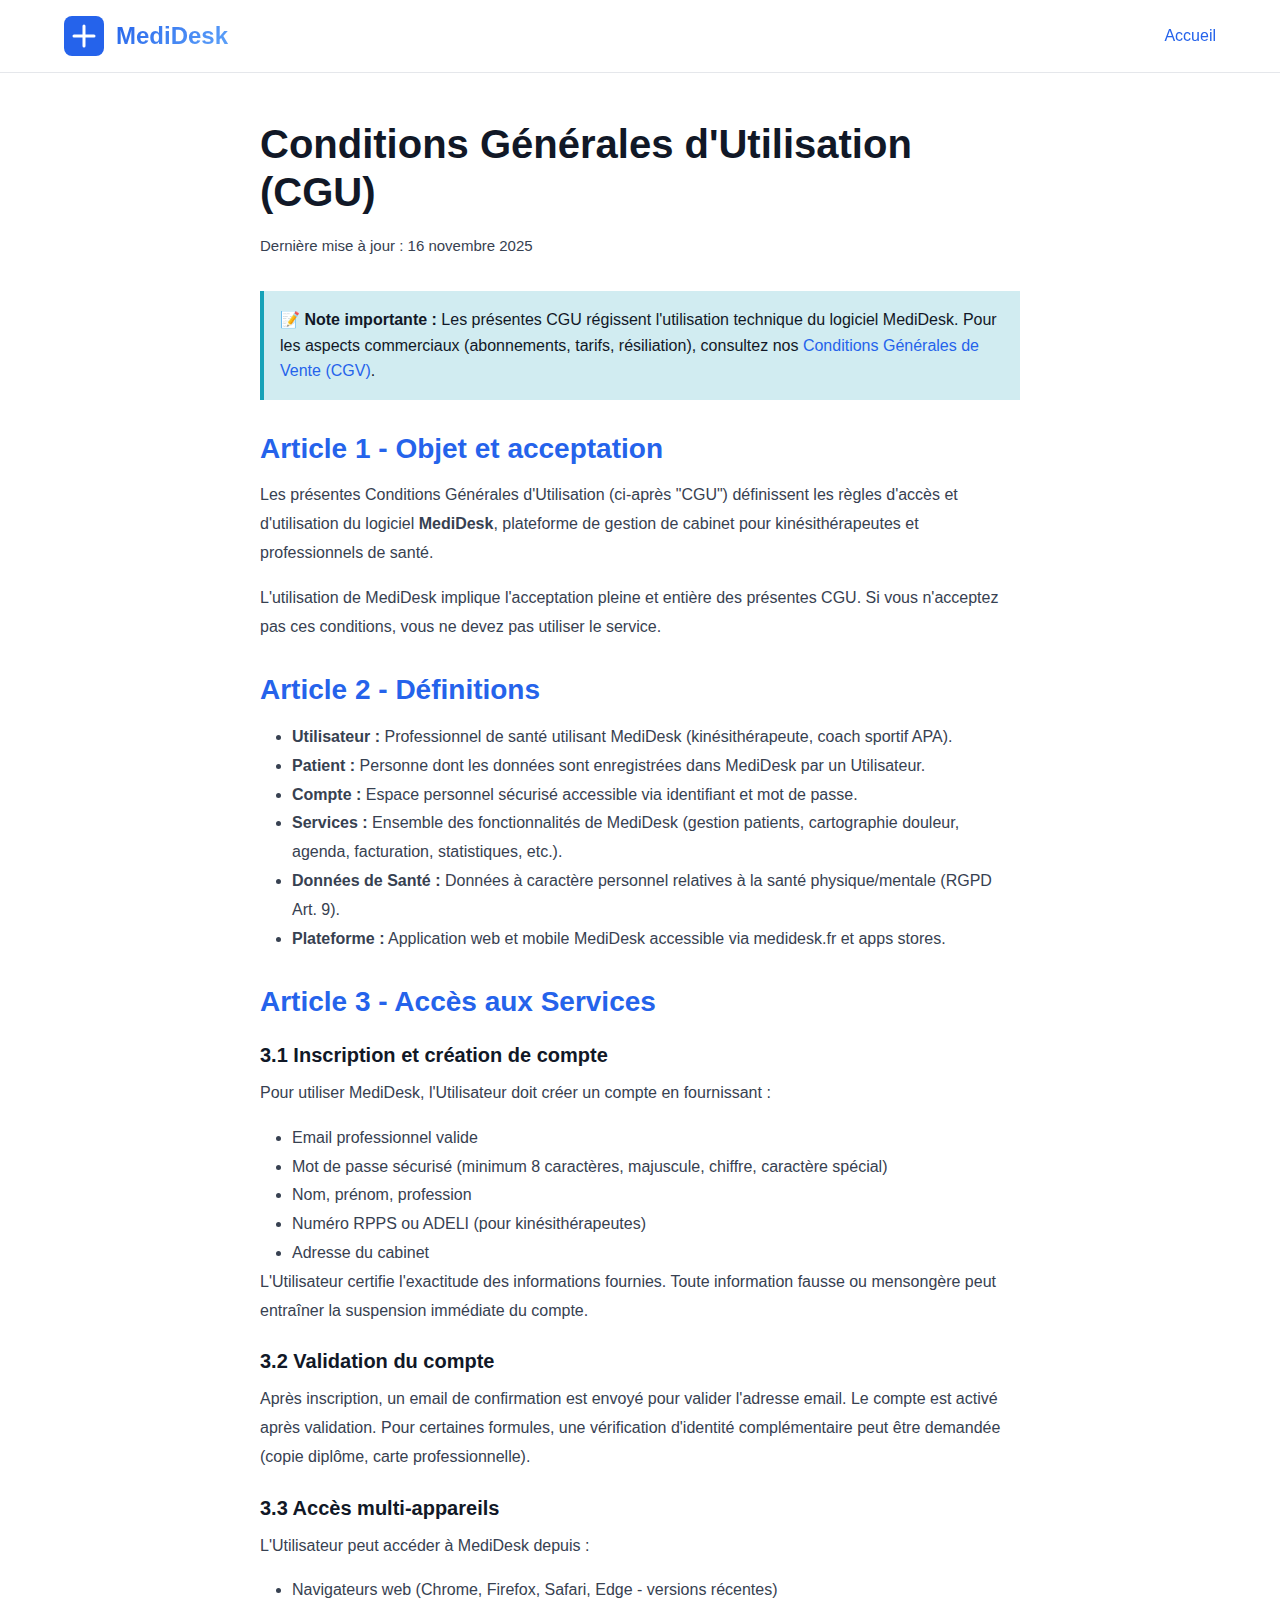
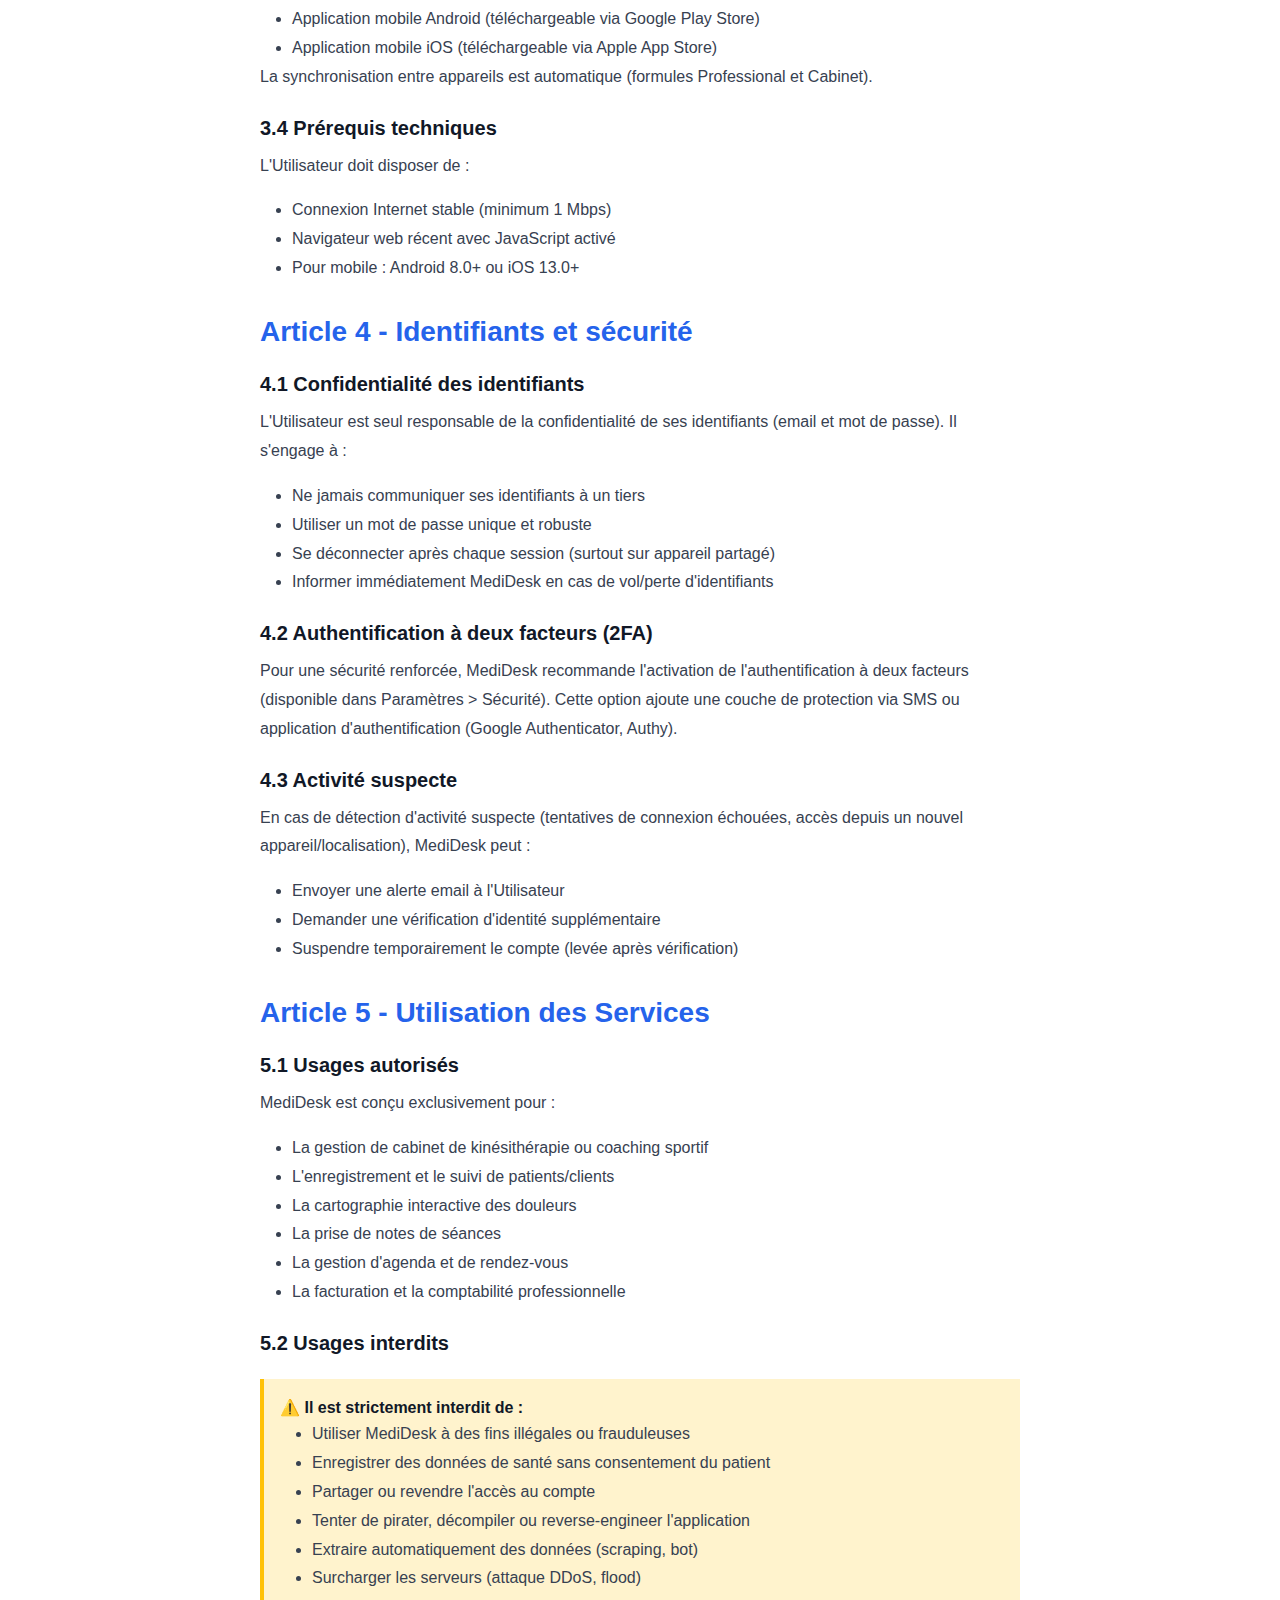
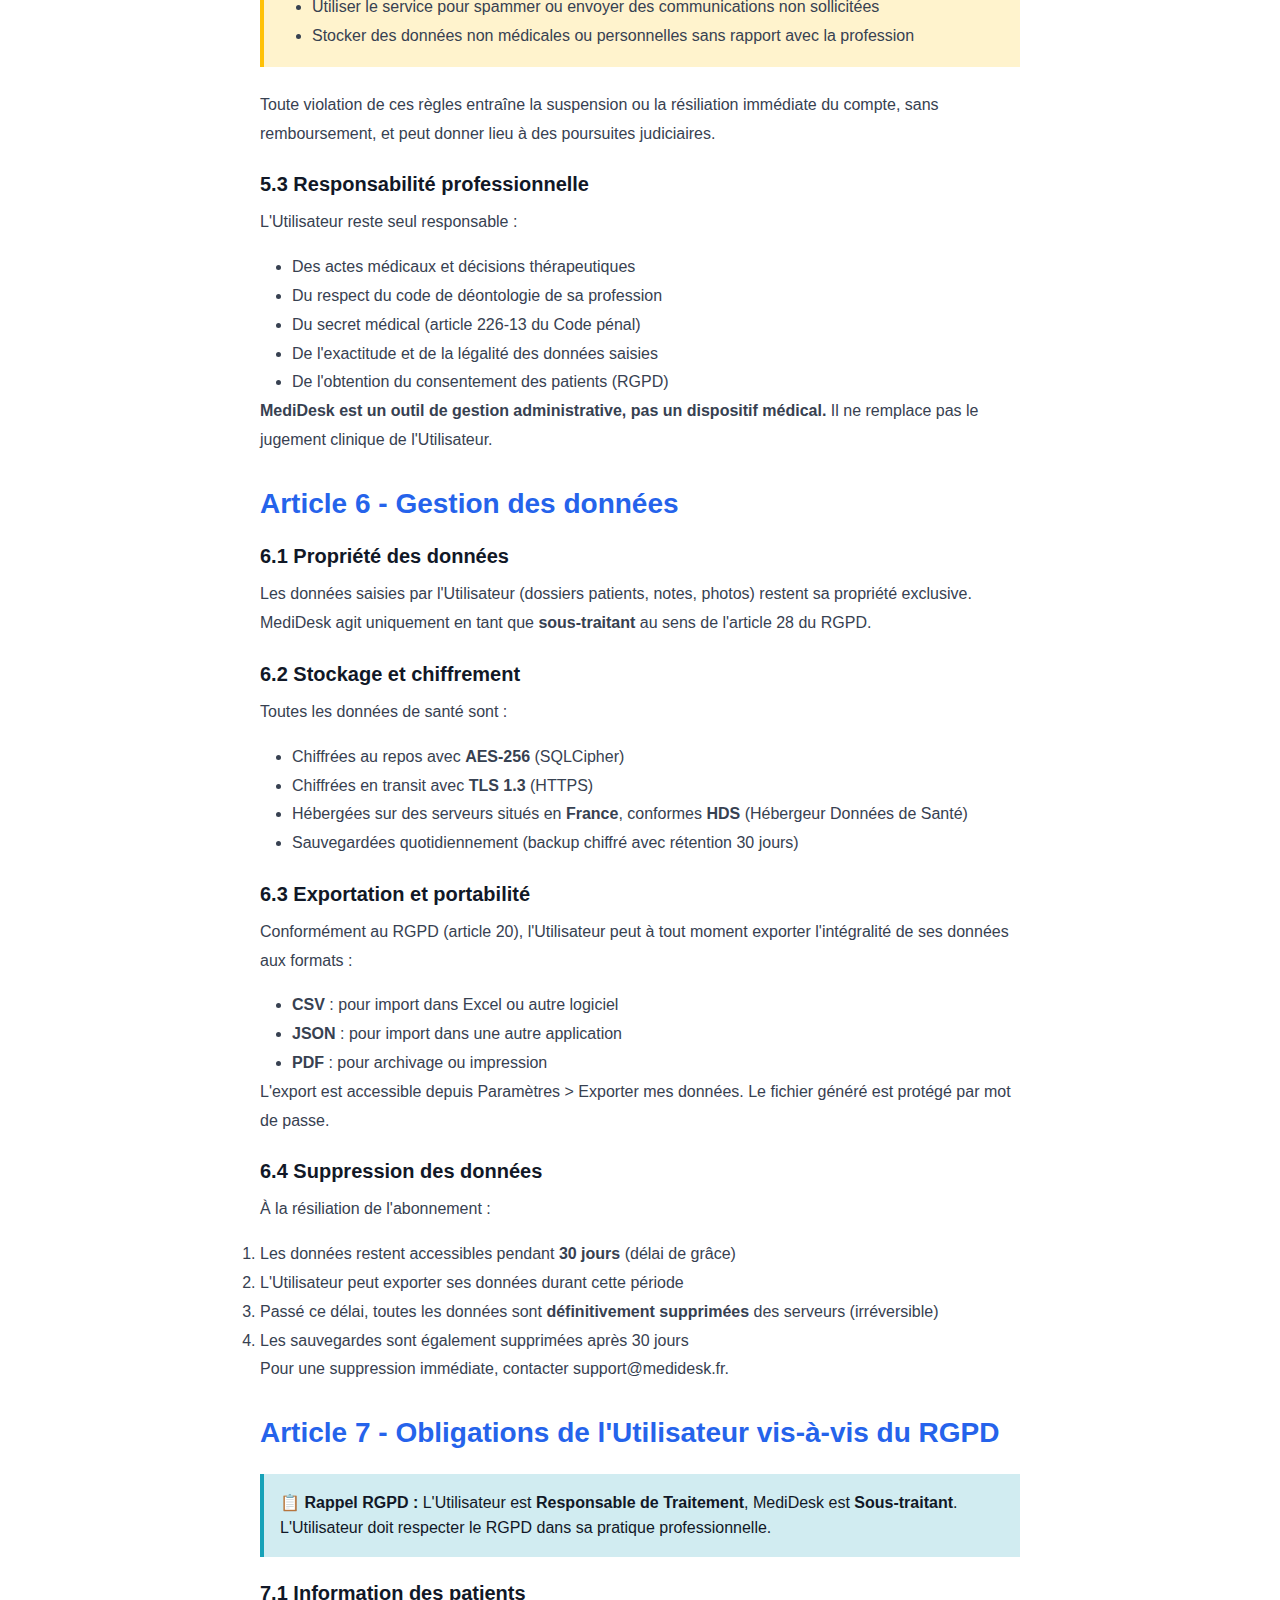
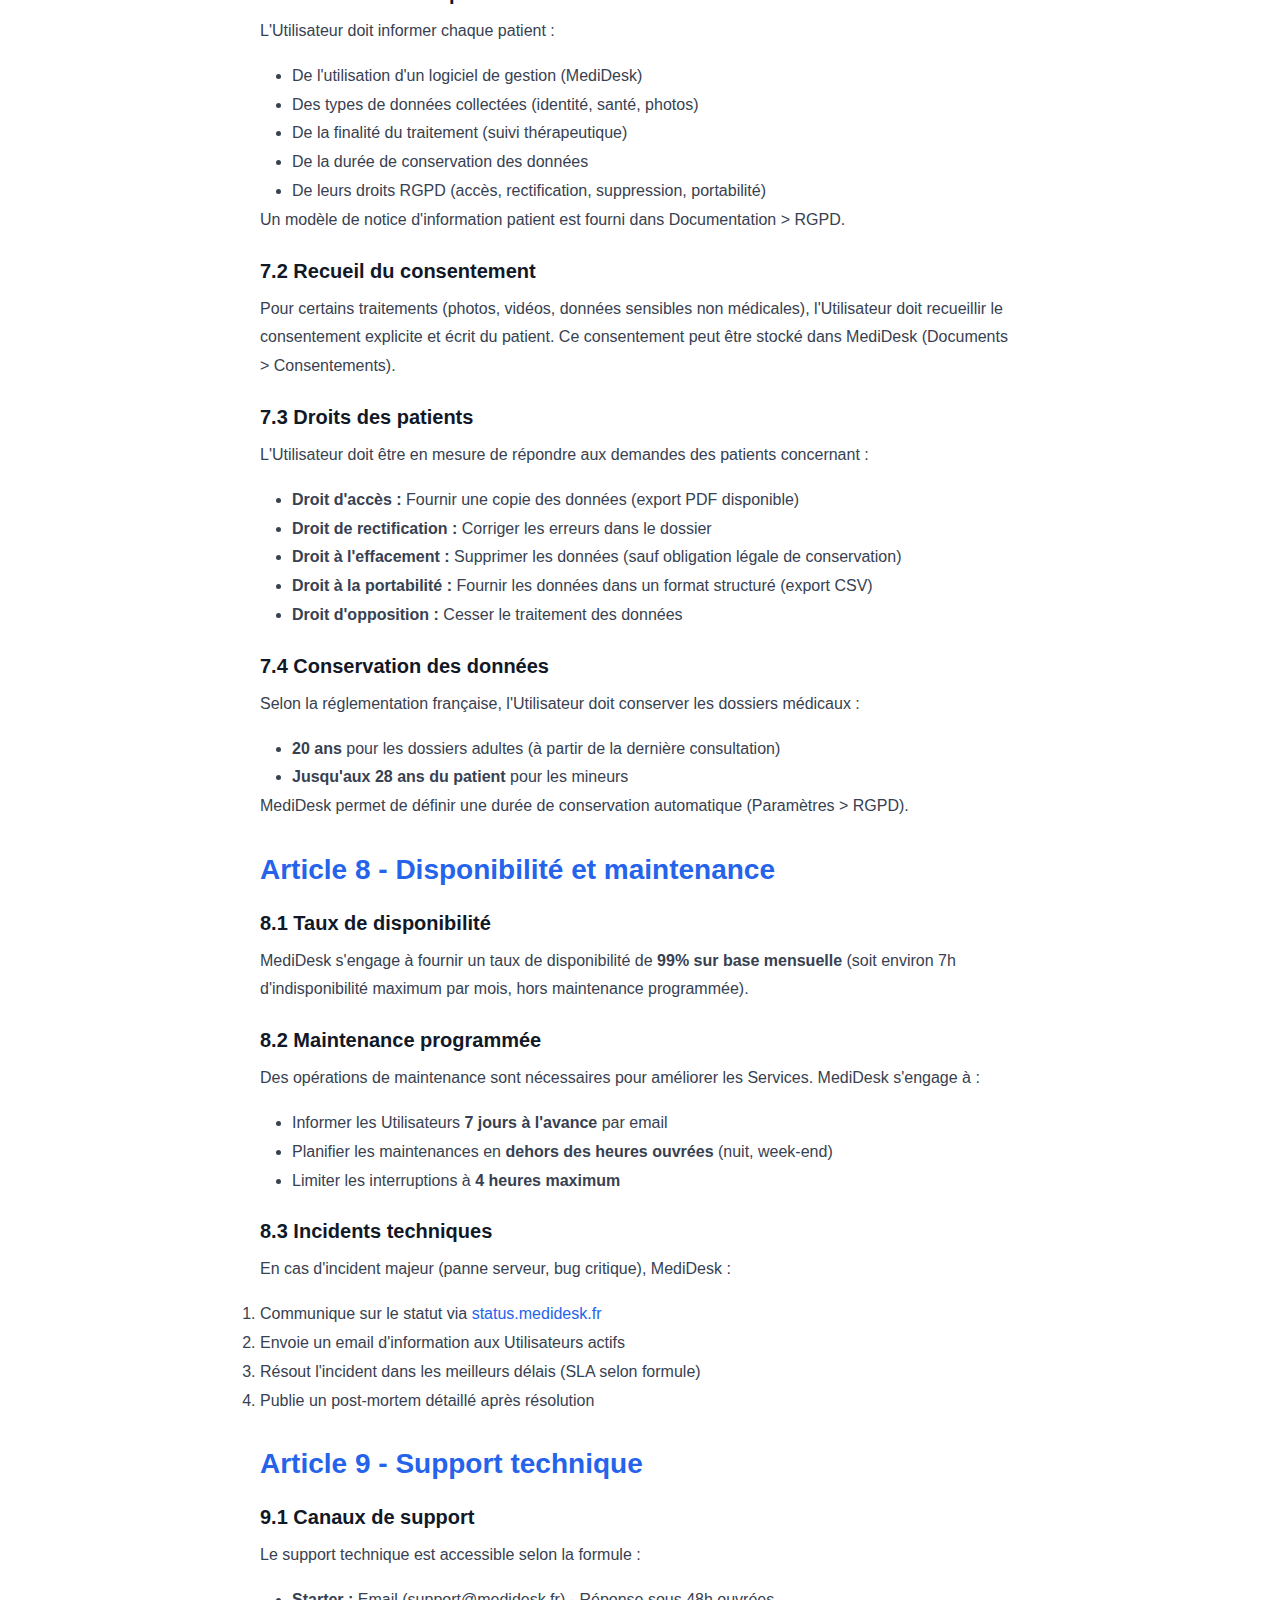
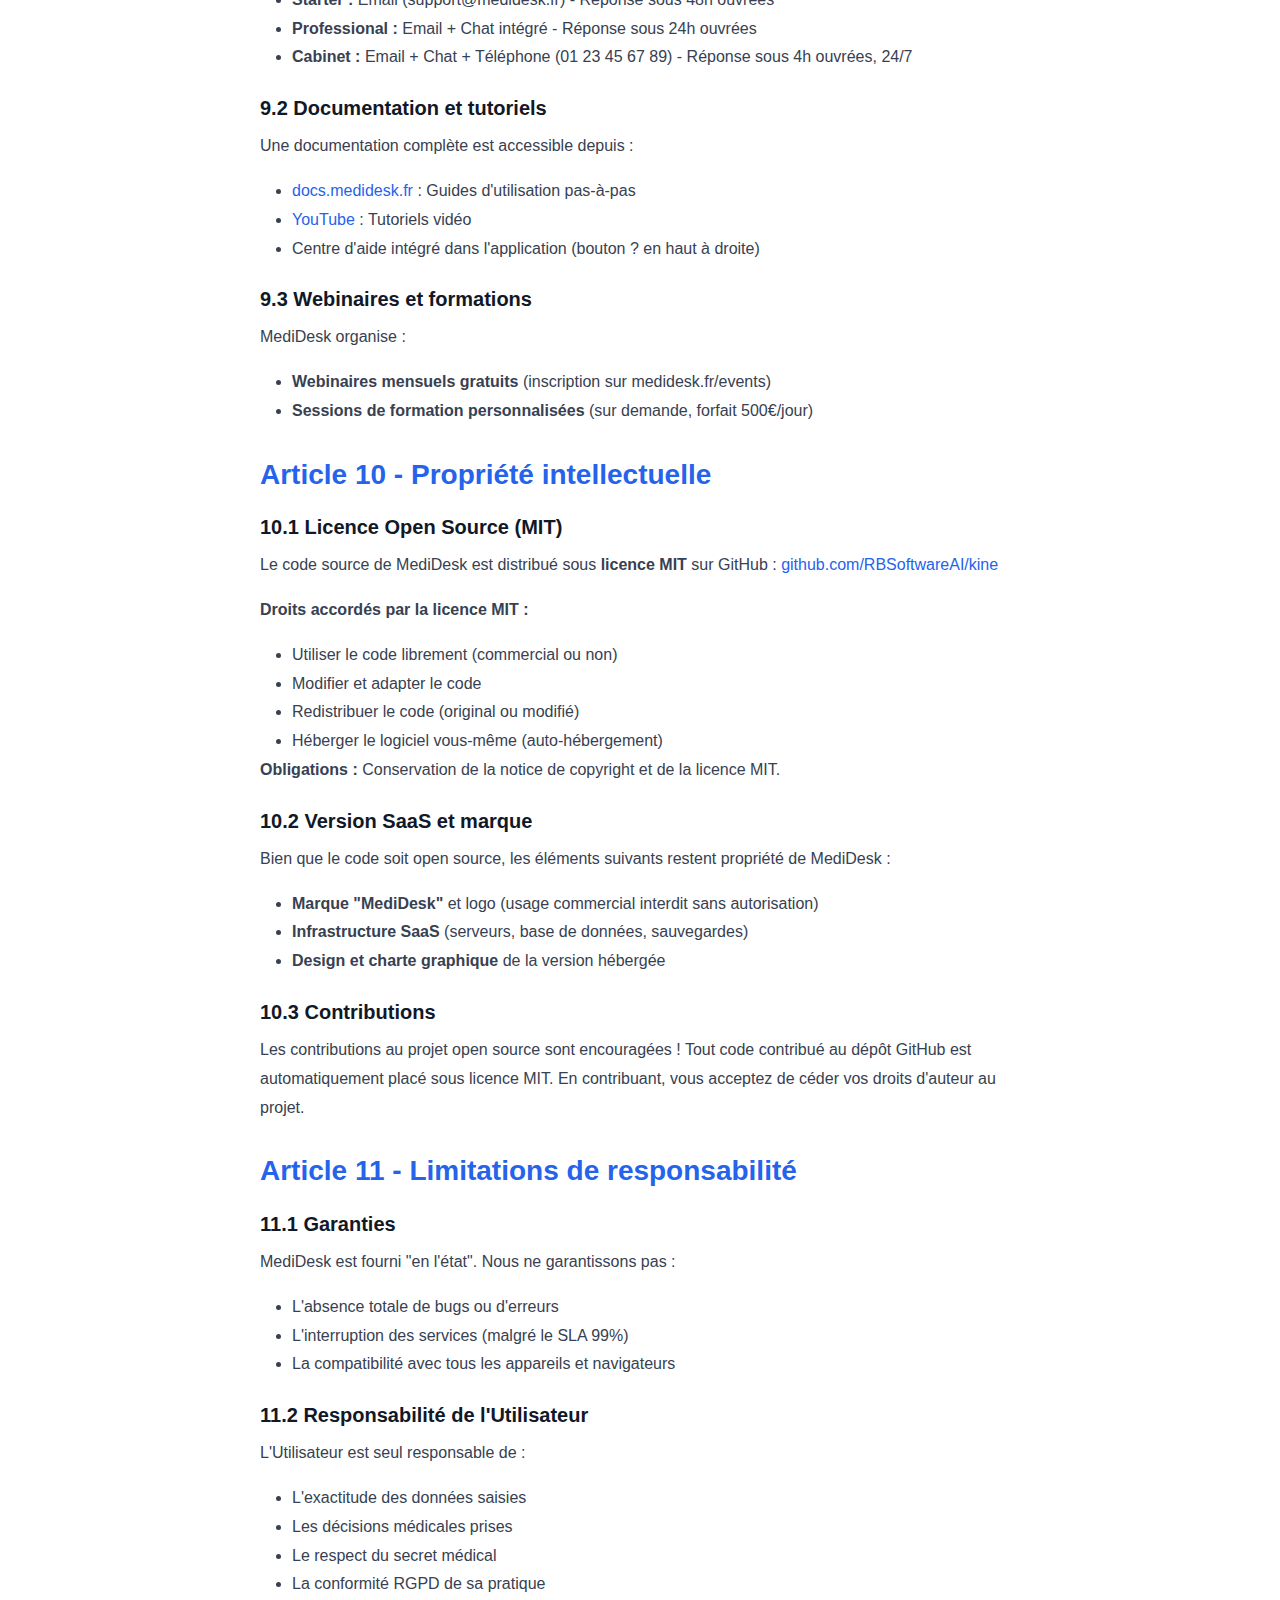
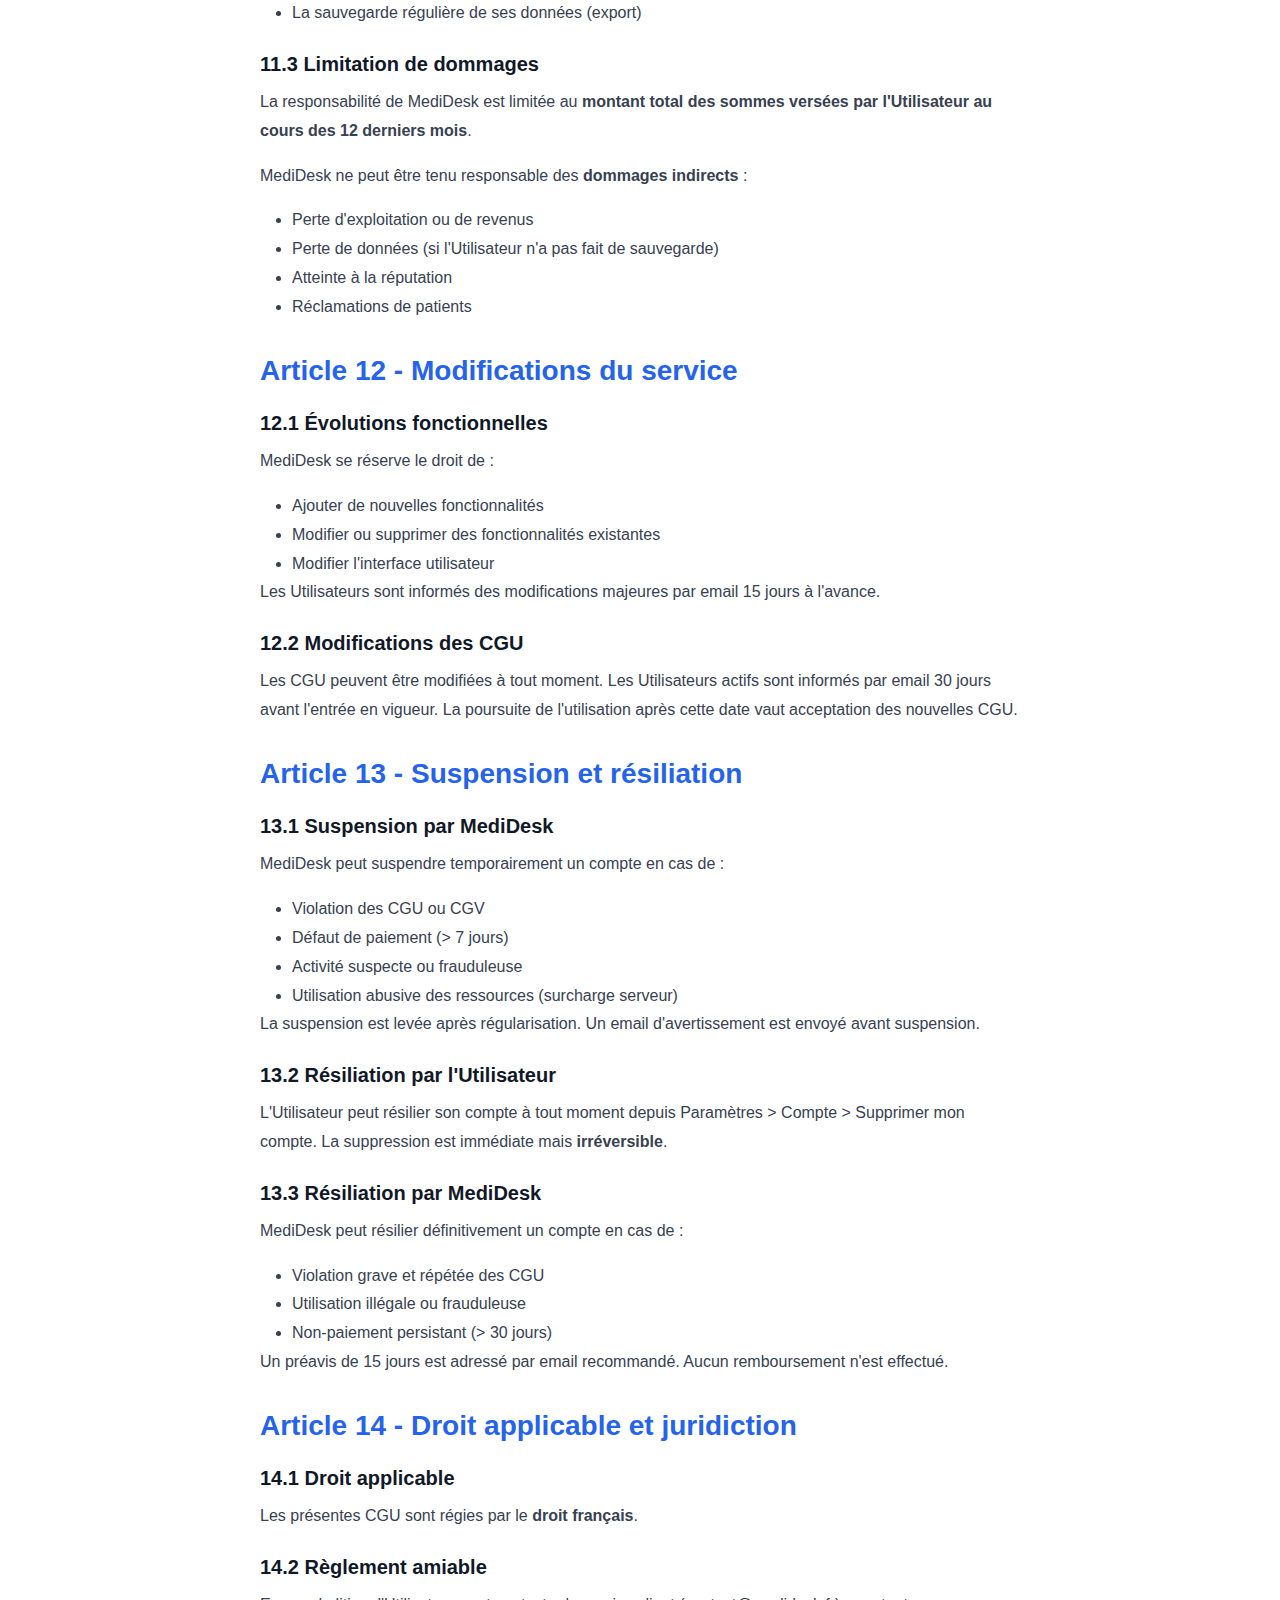
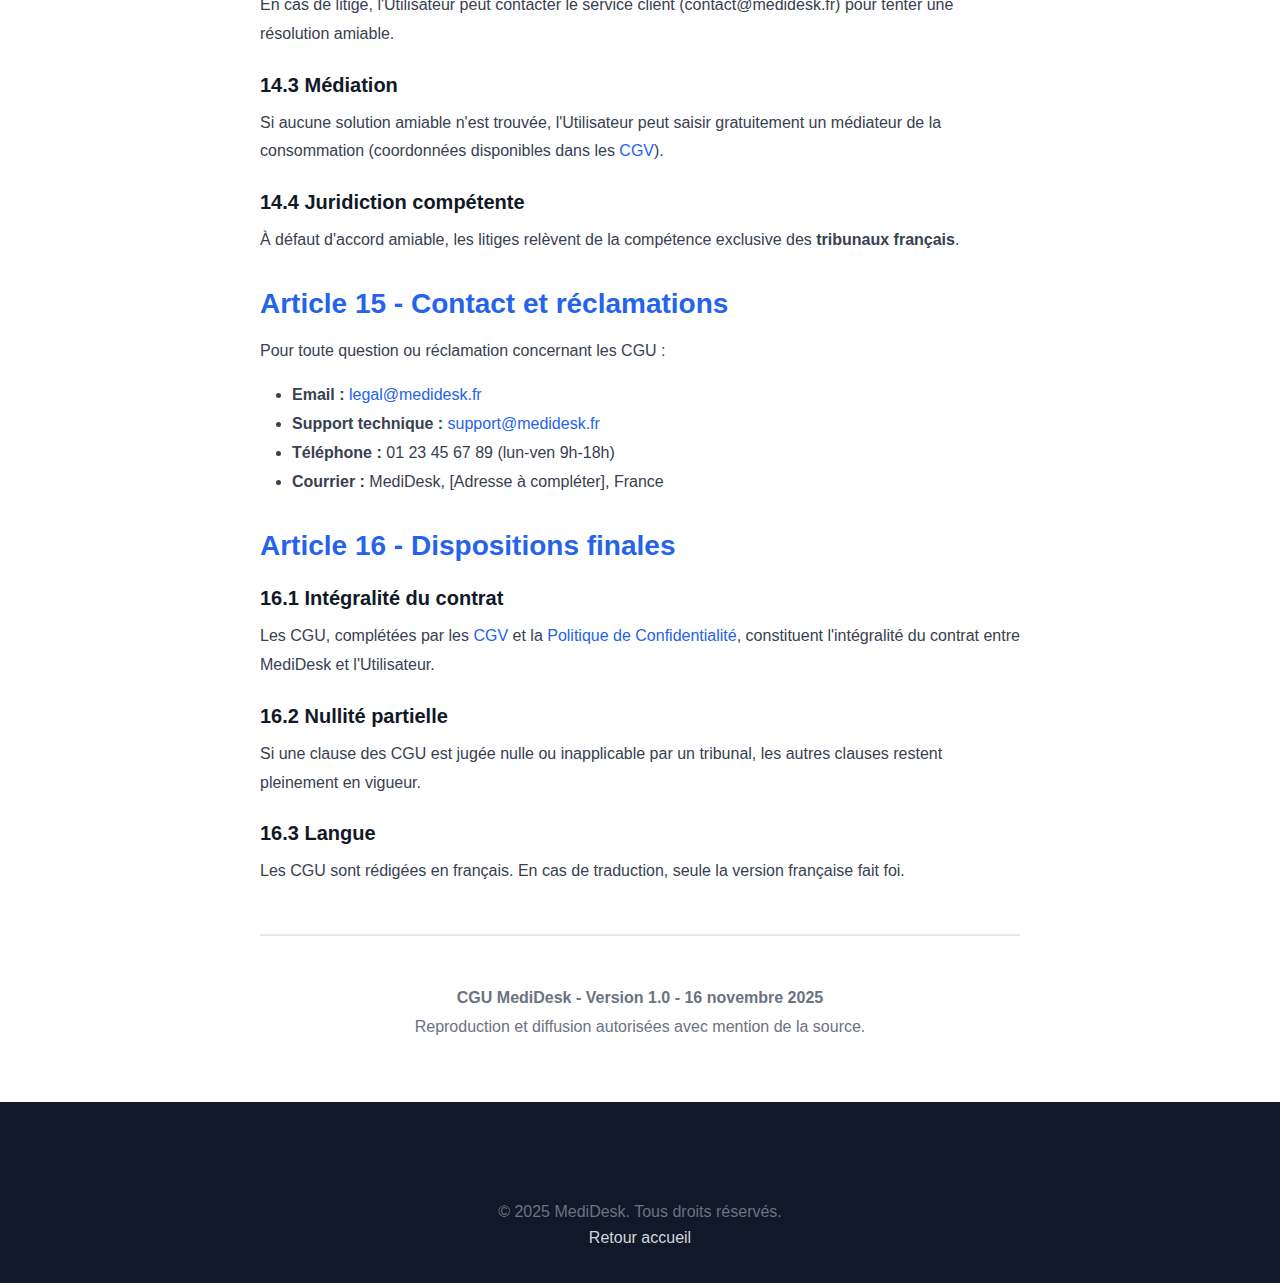
<file: website/legal/cgu.html>
<!DOCTYPE html>
<html lang="fr">
<head>
    <meta charset="UTF-8">
    <meta name="viewport" content="width=device-width, initial-scale=1.0">
    <title>CGU - MediDesk</title>
    <link rel="stylesheet" href="../css/style.css">
    <style>
        .legal-container {
            max-width: 800px;
            margin: 120px auto 60px;
            padding: 0 20px;
        }
        .legal-container h1 {
            font-size: 2.5rem;
            margin-bottom: 1rem;
        }
        .legal-container h2 {
            font-size: 1.75rem;
            margin-top: 2rem;
            margin-bottom: 1rem;
            color: var(--primary);
        }
        .legal-container h3 {
            font-size: 1.25rem;
            margin-top: 1.5rem;
            margin-bottom: 0.75rem;
        }
        .legal-container p, .legal-container li {
            line-height: 1.8;
            color: var(--gray-700);
        }
        .legal-container ul {
            margin-left: 2rem;
        }
        .update-date {
            color: var(--gray-500);
            font-size: 0.9375rem;
            margin-bottom: 2rem;
        }
        .warning-box {
            background: #fff3cd;
            border-left: 4px solid #ffc107;
            padding: 1rem;
            margin: 1.5rem 0;
        }
        .info-box {
            background: #d1ecf1;
            border-left: 4px solid #17a2b8;
            padding: 1rem;
            margin: 1.5rem 0;
        }
    </style>
</head>
<body>
    <nav class="navbar">
        <div class="container">
            <div class="nav-wrapper">
                <div class="logo">
                    <svg width="40" height="40" viewBox="0 0 40 40" fill="none">
                        <rect width="40" height="40" rx="8" fill="#2563eb"/>
                        <path d="M20 10v20M10 20h20" stroke="white" stroke-width="3" stroke-linecap="round"/>
                    </svg>
                    <span class="logo-text">MediDesk</span>
                </div>
                <div class="nav-links">
                    <a href="../index.html">Accueil</a>
                </div>
            </div>
        </div>
    </nav>

    <div class="legal-container">
        <h1>Conditions Générales d'Utilisation (CGU)</h1>
        <p class="update-date">Dernière mise à jour : 16 novembre 2025</p>

        <div class="info-box">
            <strong>📝 Note importante :</strong> Les présentes CGU régissent l'utilisation technique 
            du logiciel MediDesk. Pour les aspects commerciaux (abonnements, tarifs, résiliation), 
            consultez nos <a href="cgv.html">Conditions Générales de Vente (CGV)</a>.
        </div>

        <h2>Article 1 - Objet et acceptation</h2>
        <p>
            Les présentes Conditions Générales d'Utilisation (ci-après "CGU") définissent les 
            règles d'accès et d'utilisation du logiciel <strong>MediDesk</strong>, plateforme 
            de gestion de cabinet pour kinésithérapeutes et professionnels de santé.
        </p>
        <p>
            L'utilisation de MediDesk implique l'acceptation pleine et entière des présentes CGU. 
            Si vous n'acceptez pas ces conditions, vous ne devez pas utiliser le service.
        </p>

        <h2>Article 2 - Définitions</h2>
        <ul>
            <li><strong>Utilisateur :</strong> Professionnel de santé utilisant MediDesk (kinésithérapeute, coach sportif APA).</li>
            <li><strong>Patient :</strong> Personne dont les données sont enregistrées dans MediDesk par un Utilisateur.</li>
            <li><strong>Compte :</strong> Espace personnel sécurisé accessible via identifiant et mot de passe.</li>
            <li><strong>Services :</strong> Ensemble des fonctionnalités de MediDesk (gestion patients, cartographie douleur, agenda, facturation, statistiques, etc.).</li>
            <li><strong>Données de Santé :</strong> Données à caractère personnel relatives à la santé physique/mentale (RGPD Art. 9).</li>
            <li><strong>Plateforme :</strong> Application web et mobile MediDesk accessible via medidesk.fr et apps stores.</li>
        </ul>

        <h2>Article 3 - Accès aux Services</h2>

        <h3>3.1 Inscription et création de compte</h3>
        <p>
            Pour utiliser MediDesk, l'Utilisateur doit créer un compte en fournissant :
        </p>
        <ul>
            <li>Email professionnel valide</li>
            <li>Mot de passe sécurisé (minimum 8 caractères, majuscule, chiffre, caractère spécial)</li>
            <li>Nom, prénom, profession</li>
            <li>Numéro RPPS ou ADELI (pour kinésithérapeutes)</li>
            <li>Adresse du cabinet</li>
        </ul>
        <p>
            L'Utilisateur certifie l'exactitude des informations fournies. Toute information 
            fausse ou mensongère peut entraîner la suspension immédiate du compte.
        </p>

        <h3>3.2 Validation du compte</h3>
        <p>
            Après inscription, un email de confirmation est envoyé pour valider l'adresse email. 
            Le compte est activé après validation. Pour certaines formules, une vérification 
            d'identité complémentaire peut être demandée (copie diplôme, carte professionnelle).
        </p>

        <h3>3.3 Accès multi-appareils</h3>
        <p>
            L'Utilisateur peut accéder à MediDesk depuis :
        </p>
        <ul>
            <li>Navigateurs web (Chrome, Firefox, Safari, Edge - versions récentes)</li>
            <li>Application mobile Android (téléchargeable via Google Play Store)</li>
            <li>Application mobile iOS (téléchargeable via Apple App Store)</li>
        </ul>
        <p>
            La synchronisation entre appareils est automatique (formules Professional et Cabinet).
        </p>

        <h3>3.4 Prérequis techniques</h3>
        <p>
            L'Utilisateur doit disposer de :
        </p>
        <ul>
            <li>Connexion Internet stable (minimum 1 Mbps)</li>
            <li>Navigateur web récent avec JavaScript activé</li>
            <li>Pour mobile : Android 8.0+ ou iOS 13.0+</li>
        </ul>

        <h2>Article 4 - Identifiants et sécurité</h2>

        <h3>4.1 Confidentialité des identifiants</h3>
        <p>
            L'Utilisateur est seul responsable de la confidentialité de ses identifiants (email et mot de passe). 
            Il s'engage à :
        </p>
        <ul>
            <li>Ne jamais communiquer ses identifiants à un tiers</li>
            <li>Utiliser un mot de passe unique et robuste</li>
            <li>Se déconnecter après chaque session (surtout sur appareil partagé)</li>
            <li>Informer immédiatement MediDesk en cas de vol/perte d'identifiants</li>
        </ul>

        <h3>4.2 Authentification à deux facteurs (2FA)</h3>
        <p>
            Pour une sécurité renforcée, MediDesk recommande l'activation de l'authentification 
            à deux facteurs (disponible dans Paramètres > Sécurité). Cette option ajoute une 
            couche de protection via SMS ou application d'authentification (Google Authenticator, Authy).
        </p>

        <h3>4.3 Activité suspecte</h3>
        <p>
            En cas de détection d'activité suspecte (tentatives de connexion échouées, accès 
            depuis un nouvel appareil/localisation), MediDesk peut :
        </p>
        <ul>
            <li>Envoyer une alerte email à l'Utilisateur</li>
            <li>Demander une vérification d'identité supplémentaire</li>
            <li>Suspendre temporairement le compte (levée après vérification)</li>
        </ul>

        <h2>Article 5 - Utilisation des Services</h2>

        <h3>5.1 Usages autorisés</h3>
        <p>
            MediDesk est conçu exclusivement pour :
        </p>
        <ul>
            <li>La gestion de cabinet de kinésithérapie ou coaching sportif</li>
            <li>L'enregistrement et le suivi de patients/clients</li>
            <li>La cartographie interactive des douleurs</li>
            <li>La prise de notes de séances</li>
            <li>La gestion d'agenda et de rendez-vous</li>
            <li>La facturation et la comptabilité professionnelle</li>
        </ul>

        <h3>5.2 Usages interdits</h3>
        <div class="warning-box">
            <strong>⚠️ Il est strictement interdit de :</strong>
            <ul>
                <li>Utiliser MediDesk à des fins illégales ou frauduleuses</li>
                <li>Enregistrer des données de santé sans consentement du patient</li>
                <li>Partager ou revendre l'accès au compte</li>
                <li>Tenter de pirater, décompiler ou reverse-engineer l'application</li>
                <li>Extraire automatiquement des données (scraping, bot)</li>
                <li>Surcharger les serveurs (attaque DDoS, flood)</li>
                <li>Utiliser le service pour spammer ou envoyer des communications non sollicitées</li>
                <li>Stocker des données non médicales ou personnelles sans rapport avec la profession</li>
            </ul>
        </div>
        <p>
            Toute violation de ces règles entraîne la suspension ou la résiliation immédiate du compte, 
            sans remboursement, et peut donner lieu à des poursuites judiciaires.
        </p>

        <h3>5.3 Responsabilité professionnelle</h3>
        <p>
            L'Utilisateur reste seul responsable :
        </p>
        <ul>
            <li>Des actes médicaux et décisions thérapeutiques</li>
            <li>Du respect du code de déontologie de sa profession</li>
            <li>Du secret médical (article 226-13 du Code pénal)</li>
            <li>De l'exactitude et de la légalité des données saisies</li>
            <li>De l'obtention du consentement des patients (RGPD)</li>
        </ul>
        <p>
            <strong>MediDesk est un outil de gestion administrative, pas un dispositif médical.</strong> 
            Il ne remplace pas le jugement clinique de l'Utilisateur.
        </p>

        <h2>Article 6 - Gestion des données</h2>

        <h3>6.1 Propriété des données</h3>
        <p>
            Les données saisies par l'Utilisateur (dossiers patients, notes, photos) restent 
            sa propriété exclusive. MediDesk agit uniquement en tant que <strong>sous-traitant</strong> 
            au sens de l'article 28 du RGPD.
        </p>

        <h3>6.2 Stockage et chiffrement</h3>
        <p>
            Toutes les données de santé sont :
        </p>
        <ul>
            <li>Chiffrées au repos avec <strong>AES-256</strong> (SQLCipher)</li>
            <li>Chiffrées en transit avec <strong>TLS 1.3</strong> (HTTPS)</li>
            <li>Hébergées sur des serveurs situés en <strong>France</strong>, conformes <strong>HDS</strong> (Hébergeur Données de Santé)</li>
            <li>Sauvegardées quotidiennement (backup chiffré avec rétention 30 jours)</li>
        </ul>

        <h3>6.3 Exportation et portabilité</h3>
        <p>
            Conformément au RGPD (article 20), l'Utilisateur peut à tout moment exporter 
            l'intégralité de ses données aux formats :
        </p>
        <ul>
            <li><strong>CSV</strong> : pour import dans Excel ou autre logiciel</li>
            <li><strong>JSON</strong> : pour import dans une autre application</li>
            <li><strong>PDF</strong> : pour archivage ou impression</li>
        </ul>
        <p>
            L'export est accessible depuis Paramètres > Exporter mes données. Le fichier 
            généré est protégé par mot de passe.
        </p>

        <h3>6.4 Suppression des données</h3>
        <p>
            À la résiliation de l'abonnement :
        </p>
        <ol>
            <li>Les données restent accessibles pendant <strong>30 jours</strong> (délai de grâce)</li>
            <li>L'Utilisateur peut exporter ses données durant cette période</li>
            <li>Passé ce délai, toutes les données sont <strong>définitivement supprimées</strong> des serveurs (irréversible)</li>
            <li>Les sauvegardes sont également supprimées après 30 jours</li>
        </ol>
        <p>
            Pour une suppression immédiate, contacter support@medidesk.fr.
        </p>

        <h2>Article 7 - Obligations de l'Utilisateur vis-à-vis du RGPD</h2>

        <div class="info-box">
            <strong>📋 Rappel RGPD :</strong> L'Utilisateur est <strong>Responsable de Traitement</strong>, 
            MediDesk est <strong>Sous-traitant</strong>. L'Utilisateur doit respecter le RGPD 
            dans sa pratique professionnelle.
        </div>

        <h3>7.1 Information des patients</h3>
        <p>
            L'Utilisateur doit informer chaque patient :
        </p>
        <ul>
            <li>De l'utilisation d'un logiciel de gestion (MediDesk)</li>
            <li>Des types de données collectées (identité, santé, photos)</li>
            <li>De la finalité du traitement (suivi thérapeutique)</li>
            <li>De la durée de conservation des données</li>
            <li>De leurs droits RGPD (accès, rectification, suppression, portabilité)</li>
        </ul>
        <p>
            Un modèle de notice d'information patient est fourni dans Documentation > RGPD.
        </p>

        <h3>7.2 Recueil du consentement</h3>
        <p>
            Pour certains traitements (photos, vidéos, données sensibles non médicales), 
            l'Utilisateur doit recueillir le consentement explicite et écrit du patient. 
            Ce consentement peut être stocké dans MediDesk (Documents > Consentements).
        </p>

        <h3>7.3 Droits des patients</h3>
        <p>
            L'Utilisateur doit être en mesure de répondre aux demandes des patients concernant :
        </p>
        <ul>
            <li><strong>Droit d'accès :</strong> Fournir une copie des données (export PDF disponible)</li>
            <li><strong>Droit de rectification :</strong> Corriger les erreurs dans le dossier</li>
            <li><strong>Droit à l'effacement :</strong> Supprimer les données (sauf obligation légale de conservation)</li>
            <li><strong>Droit à la portabilité :</strong> Fournir les données dans un format structuré (export CSV)</li>
            <li><strong>Droit d'opposition :</strong> Cesser le traitement des données</li>
        </ul>

        <h3>7.4 Conservation des données</h3>
        <p>
            Selon la réglementation française, l'Utilisateur doit conserver les dossiers médicaux :
        </p>
        <ul>
            <li><strong>20 ans</strong> pour les dossiers adultes (à partir de la dernière consultation)</li>
            <li><strong>Jusqu'aux 28 ans du patient</strong> pour les mineurs</li>
        </ul>
        <p>
            MediDesk permet de définir une durée de conservation automatique (Paramètres > RGPD).
        </p>

        <h2>Article 8 - Disponibilité et maintenance</h2>

        <h3>8.1 Taux de disponibilité</h3>
        <p>
            MediDesk s'engage à fournir un taux de disponibilité de <strong>99% sur base mensuelle</strong> 
            (soit environ 7h d'indisponibilité maximum par mois, hors maintenance programmée).
        </p>

        <h3>8.2 Maintenance programmée</h3>
        <p>
            Des opérations de maintenance sont nécessaires pour améliorer les Services. 
            MediDesk s'engage à :
        </p>
        <ul>
            <li>Informer les Utilisateurs <strong>7 jours à l'avance</strong> par email</li>
            <li>Planifier les maintenances en <strong>dehors des heures ouvrées</strong> (nuit, week-end)</li>
            <li>Limiter les interruptions à <strong>4 heures maximum</strong></li>
        </ul>

        <h3>8.3 Incidents techniques</h3>
        <p>
            En cas d'incident majeur (panne serveur, bug critique), MediDesk :
        </p>
        <ol>
            <li>Communique sur le statut via <a href="https://status.medidesk.fr" target="_blank">status.medidesk.fr</a></li>
            <li>Envoie un email d'information aux Utilisateurs actifs</li>
            <li>Résout l'incident dans les meilleurs délais (SLA selon formule)</li>
            <li>Publie un post-mortem détaillé après résolution</li>
        </ol>

        <h2>Article 9 - Support technique</h2>

        <h3>9.1 Canaux de support</h3>
        <p>
            Le support technique est accessible selon la formule :
        </p>
        <ul>
            <li><strong>Starter :</strong> Email (support@medidesk.fr) - Réponse sous 48h ouvrées</li>
            <li><strong>Professional :</strong> Email + Chat intégré - Réponse sous 24h ouvrées</li>
            <li><strong>Cabinet :</strong> Email + Chat + Téléphone (01 23 45 67 89) - Réponse sous 4h ouvrées, 24/7</li>
        </ul>

        <h3>9.2 Documentation et tutoriels</h3>
        <p>
            Une documentation complète est accessible depuis :
        </p>
        <ul>
            <li><a href="https://docs.medidesk.fr" target="_blank">docs.medidesk.fr</a> : Guides d'utilisation pas-à-pas</li>
            <li><a href="https://www.youtube.com/@MediDesk" target="_blank">YouTube</a> : Tutoriels vidéo</li>
            <li>Centre d'aide intégré dans l'application (bouton ? en haut à droite)</li>
        </ul>

        <h3>9.3 Webinaires et formations</h3>
        <p>
            MediDesk organise :
        </p>
        <ul>
            <li><strong>Webinaires mensuels gratuits</strong> (inscription sur medidesk.fr/events)</li>
            <li><strong>Sessions de formation personnalisées</strong> (sur demande, forfait 500€/jour)</li>
        </ul>

        <h2>Article 10 - Propriété intellectuelle</h2>

        <h3>10.1 Licence Open Source (MIT)</h3>
        <p>
            Le code source de MediDesk est distribué sous <strong>licence MIT</strong> sur GitHub : 
            <a href="https://github.com/RBSoftwareAI/kine" target="_blank">github.com/RBSoftwareAI/kine</a>
        </p>
        <p>
            <strong>Droits accordés par la licence MIT :</strong>
        </p>
        <ul>
            <li>Utiliser le code librement (commercial ou non)</li>
            <li>Modifier et adapter le code</li>
            <li>Redistribuer le code (original ou modifié)</li>
            <li>Héberger le logiciel vous-même (auto-hébergement)</li>
        </ul>
        <p>
            <strong>Obligations :</strong> Conservation de la notice de copyright et de la licence MIT.
        </p>

        <h3>10.2 Version SaaS et marque</h3>
        <p>
            Bien que le code soit open source, les éléments suivants restent propriété de MediDesk :
        </p>
        <ul>
            <li><strong>Marque "MediDesk"</strong> et logo (usage commercial interdit sans autorisation)</li>
            <li><strong>Infrastructure SaaS</strong> (serveurs, base de données, sauvegardes)</li>
            <li><strong>Design et charte graphique</strong> de la version hébergée</li>
        </ul>

        <h3>10.3 Contributions</h3>
        <p>
            Les contributions au projet open source sont encouragées ! Tout code contribué 
            au dépôt GitHub est automatiquement placé sous licence MIT. En contribuant, 
            vous acceptez de céder vos droits d'auteur au projet.
        </p>

        <h2>Article 11 - Limitations de responsabilité</h2>

        <h3>11.1 Garanties</h3>
        <p>
            MediDesk est fourni "en l'état". Nous ne garantissons pas :
        </p>
        <ul>
            <li>L'absence totale de bugs ou d'erreurs</li>
            <li>L'interruption des services (malgré le SLA 99%)</li>
            <li>La compatibilité avec tous les appareils et navigateurs</li>
        </ul>

        <h3>11.2 Responsabilité de l'Utilisateur</h3>
        <p>
            L'Utilisateur est seul responsable de :
        </p>
        <ul>
            <li>L'exactitude des données saisies</li>
            <li>Les décisions médicales prises</li>
            <li>Le respect du secret médical</li>
            <li>La conformité RGPD de sa pratique</li>
            <li>La sauvegarde régulière de ses données (export)</li>
        </ul>

        <h3>11.3 Limitation de dommages</h3>
        <p>
            La responsabilité de MediDesk est limitée au <strong>montant total des sommes 
            versées par l'Utilisateur au cours des 12 derniers mois</strong>. 
        </p>
        <p>
            MediDesk ne peut être tenu responsable des <strong>dommages indirects</strong> :
        </p>
        <ul>
            <li>Perte d'exploitation ou de revenus</li>
            <li>Perte de données (si l'Utilisateur n'a pas fait de sauvegarde)</li>
            <li>Atteinte à la réputation</li>
            <li>Réclamations de patients</li>
        </ul>

        <h2>Article 12 - Modifications du service</h2>

        <h3>12.1 Évolutions fonctionnelles</h3>
        <p>
            MediDesk se réserve le droit de :
        </p>
        <ul>
            <li>Ajouter de nouvelles fonctionnalités</li>
            <li>Modifier ou supprimer des fonctionnalités existantes</li>
            <li>Modifier l'interface utilisateur</li>
        </ul>
        <p>
            Les Utilisateurs sont informés des modifications majeures par email 15 jours à l'avance.
        </p>

        <h3>12.2 Modifications des CGU</h3>
        <p>
            Les CGU peuvent être modifiées à tout moment. Les Utilisateurs actifs sont informés 
            par email 30 jours avant l'entrée en vigueur. La poursuite de l'utilisation après 
            cette date vaut acceptation des nouvelles CGU.
        </p>

        <h2>Article 13 - Suspension et résiliation</h2>

        <h3>13.1 Suspension par MediDesk</h3>
        <p>
            MediDesk peut suspendre temporairement un compte en cas de :
        </p>
        <ul>
            <li>Violation des CGU ou CGV</li>
            <li>Défaut de paiement (> 7 jours)</li>
            <li>Activité suspecte ou frauduleuse</li>
            <li>Utilisation abusive des ressources (surcharge serveur)</li>
        </ul>
        <p>
            La suspension est levée après régularisation. Un email d'avertissement est envoyé avant suspension.
        </p>

        <h3>13.2 Résiliation par l'Utilisateur</h3>
        <p>
            L'Utilisateur peut résilier son compte à tout moment depuis Paramètres > Compte > 
            Supprimer mon compte. La suppression est immédiate mais <strong>irréversible</strong>.
        </p>

        <h3>13.3 Résiliation par MediDesk</h3>
        <p>
            MediDesk peut résilier définitivement un compte en cas de :
        </p>
        <ul>
            <li>Violation grave et répétée des CGU</li>
            <li>Utilisation illégale ou frauduleuse</li>
            <li>Non-paiement persistant (> 30 jours)</li>
        </ul>
        <p>
            Un préavis de 15 jours est adressé par email recommandé. Aucun remboursement n'est effectué.
        </p>

        <h2>Article 14 - Droit applicable et juridiction</h2>

        <h3>14.1 Droit applicable</h3>
        <p>
            Les présentes CGU sont régies par le <strong>droit français</strong>.
        </p>

        <h3>14.2 Règlement amiable</h3>
        <p>
            En cas de litige, l'Utilisateur peut contacter le service client (contact@medidesk.fr) 
            pour tenter une résolution amiable.
        </p>

        <h3>14.3 Médiation</h3>
        <p>
            Si aucune solution amiable n'est trouvée, l'Utilisateur peut saisir gratuitement 
            un médiateur de la consommation (coordonnées disponibles dans les <a href="cgv.html">CGV</a>).
        </p>

        <h3>14.4 Juridiction compétente</h3>
        <p>
            À défaut d'accord amiable, les litiges relèvent de la compétence exclusive des 
            <strong>tribunaux français</strong>.
        </p>

        <h2>Article 15 - Contact et réclamations</h2>
        <p>
            Pour toute question ou réclamation concernant les CGU :
        </p>
        <ul>
            <li><strong>Email :</strong> <a href="mailto:legal@medidesk.fr">legal@medidesk.fr</a></li>
            <li><strong>Support technique :</strong> <a href="mailto:support@medidesk.fr">support@medidesk.fr</a></li>
            <li><strong>Téléphone :</strong> 01 23 45 67 89 (lun-ven 9h-18h)</li>
            <li><strong>Courrier :</strong> MediDesk, [Adresse à compléter], France</li>
        </ul>

        <h2>Article 16 - Dispositions finales</h2>

        <h3>16.1 Intégralité du contrat</h3>
        <p>
            Les CGU, complétées par les <a href="cgv.html">CGV</a> et la 
            <a href="confidentialite.html">Politique de Confidentialité</a>, constituent 
            l'intégralité du contrat entre MediDesk et l'Utilisateur.
        </p>

        <h3>16.2 Nullité partielle</h3>
        <p>
            Si une clause des CGU est jugée nulle ou inapplicable par un tribunal, les autres 
            clauses restent pleinement en vigueur.
        </p>

        <h3>16.3 Langue</h3>
        <p>
            Les CGU sont rédigées en français. En cas de traduction, seule la version française fait foi.
        </p>

        <hr style="margin: 3rem 0; border: 1px solid #e5e7eb;">

        <p style="text-align: center; color: var(--gray-500);">
            <strong>CGU MediDesk - Version 1.0 - 16 novembre 2025</strong><br>
            Reproduction et diffusion autorisées avec mention de la source.
        </p>
    </div>

    <footer class="footer">
        <div class="container">
            <div class="footer-bottom" style="border-top: none; padding-top: 0;">
                <p>&copy; 2025 MediDesk. Tous droits réservés.</p>
                <div class="footer-badges">
                    <span class="badge-footer"><a href="../index.html" style="color: inherit;">Retour accueil</a></span>
                </div>
            </div>
        </div>
    </footer>
</body>
</html>
</file>
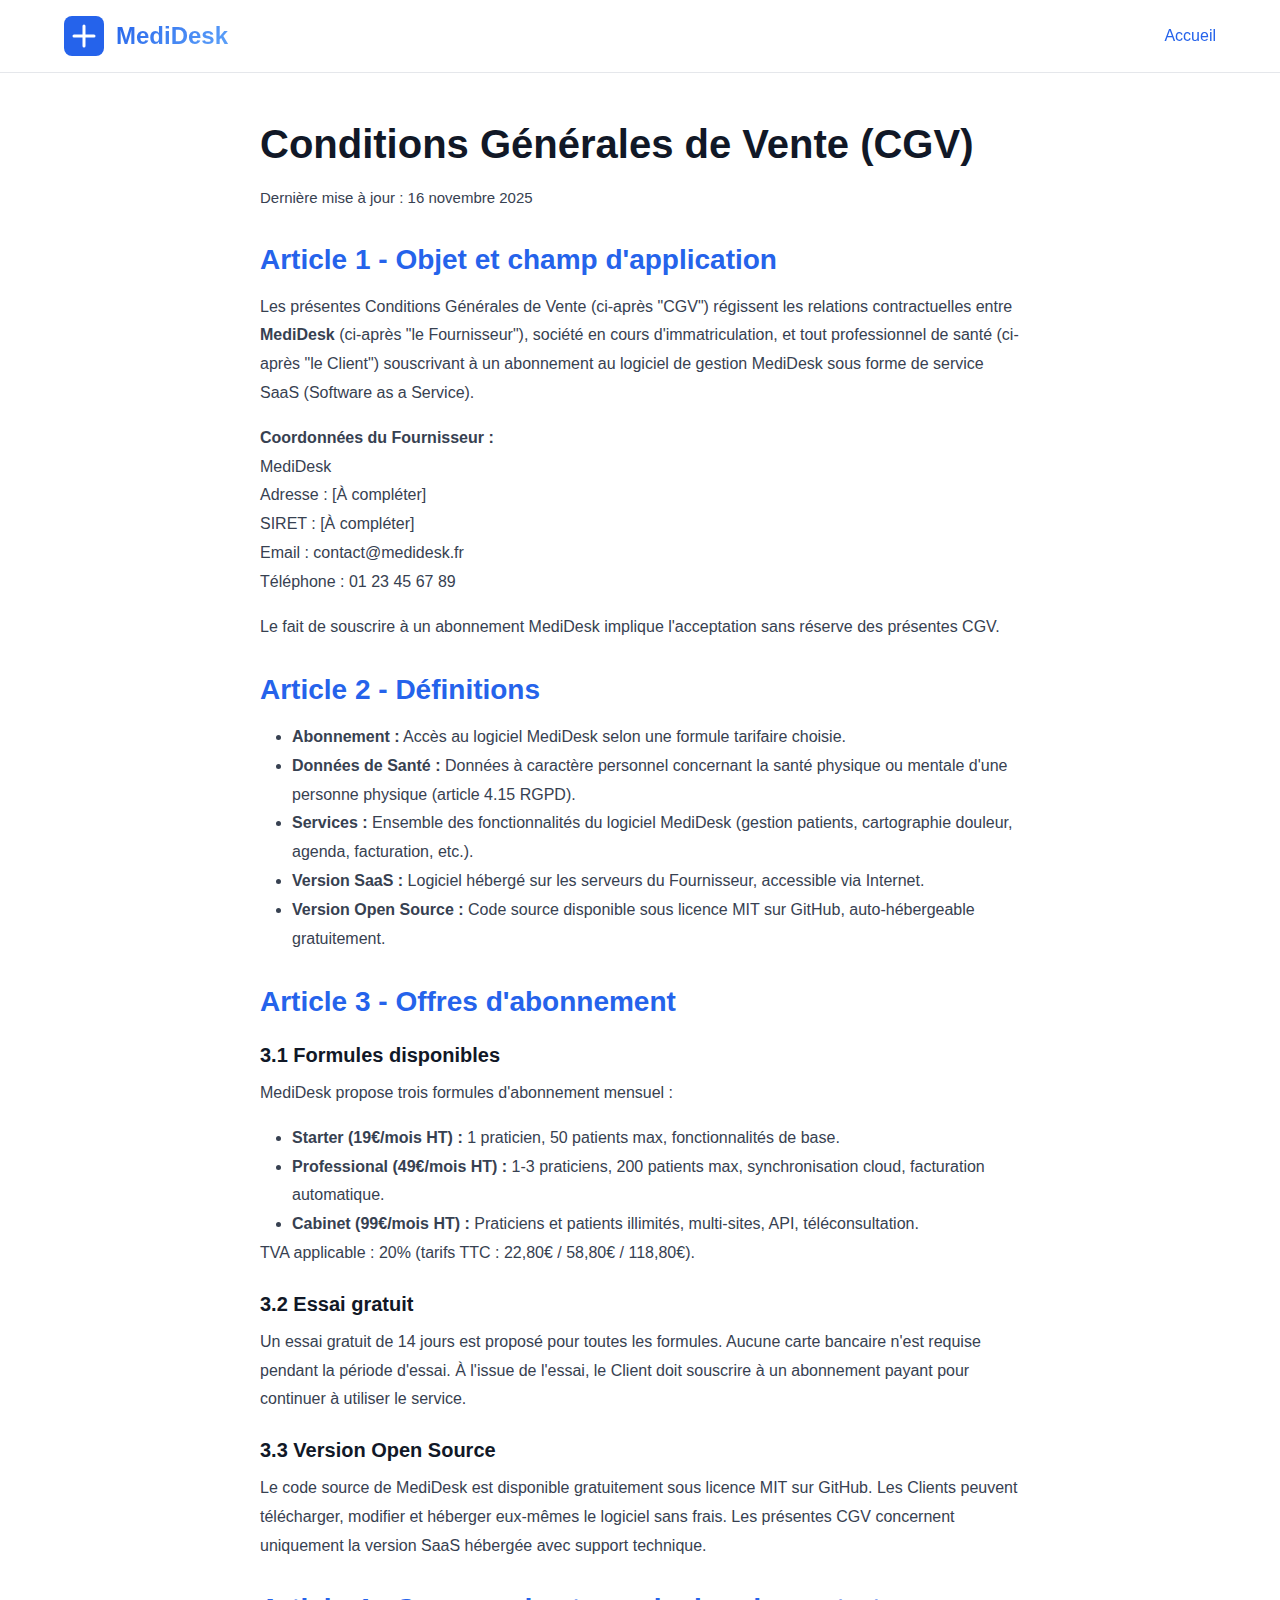
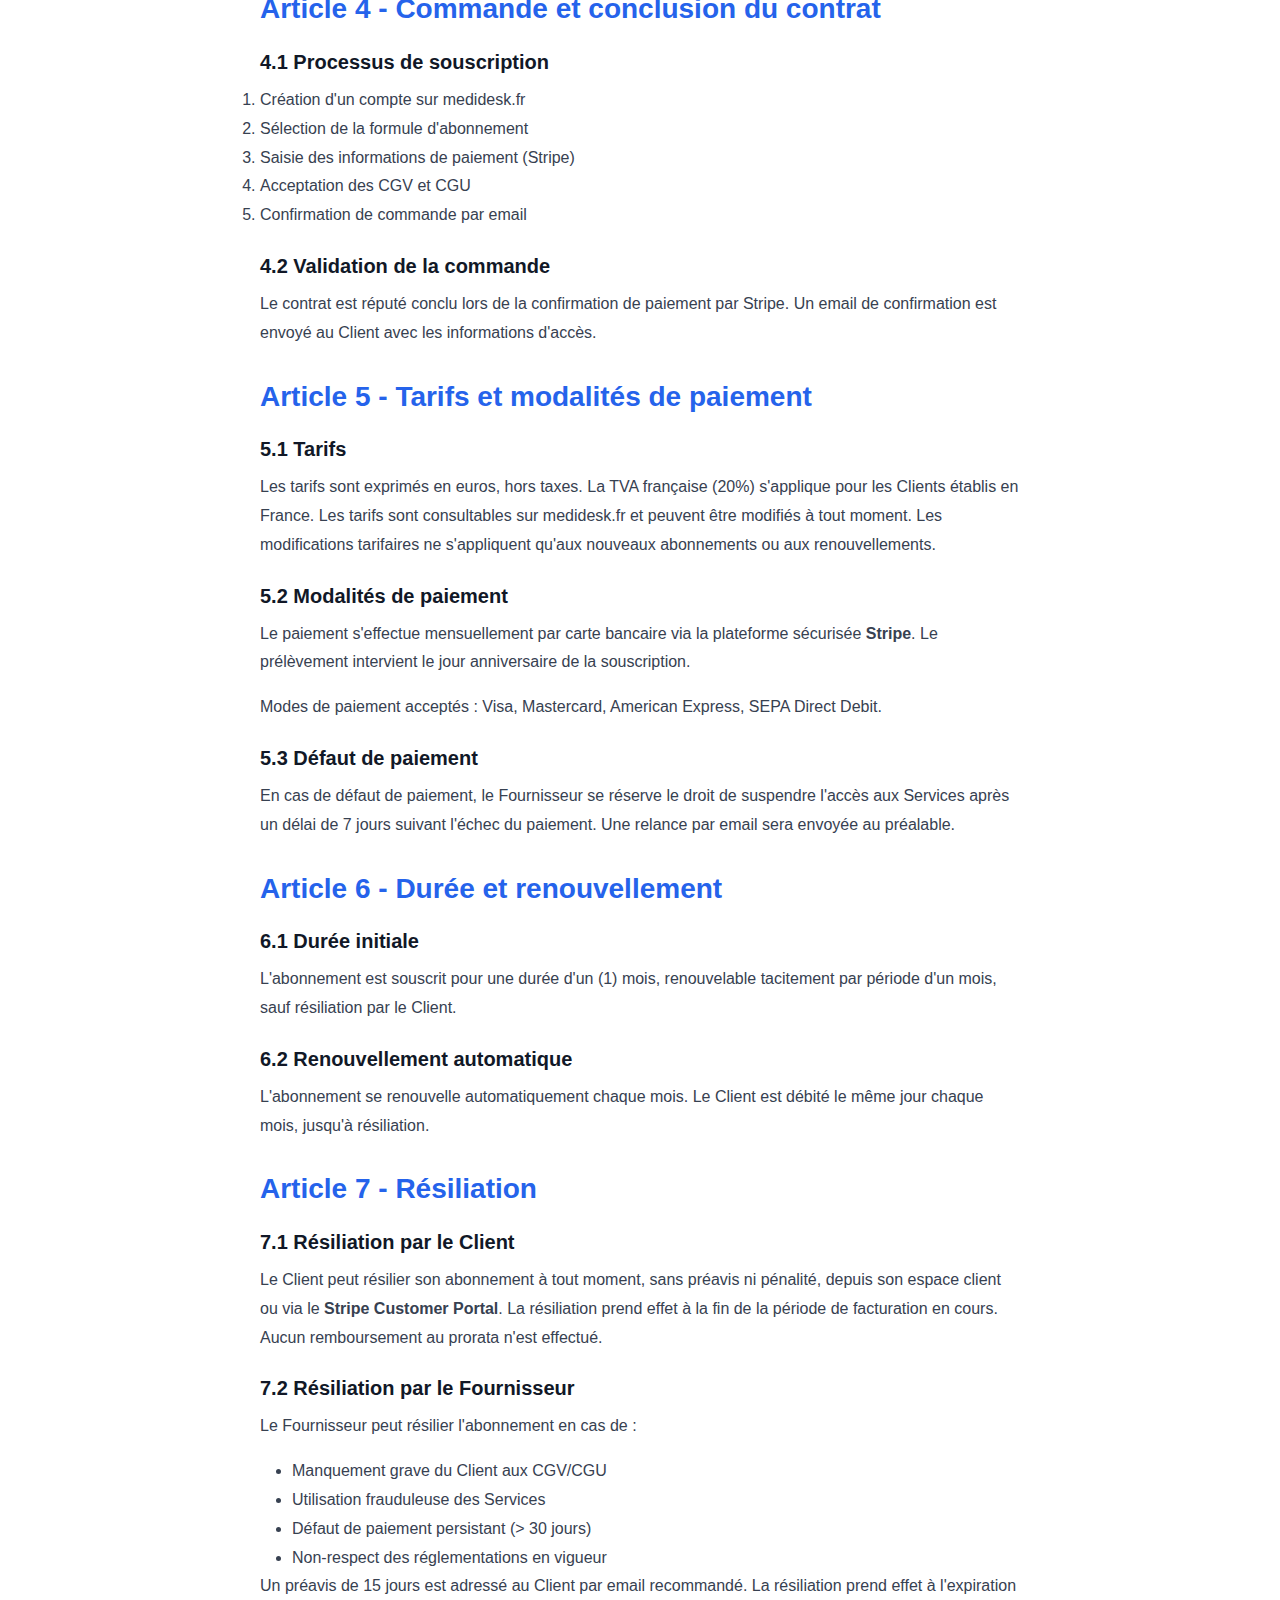
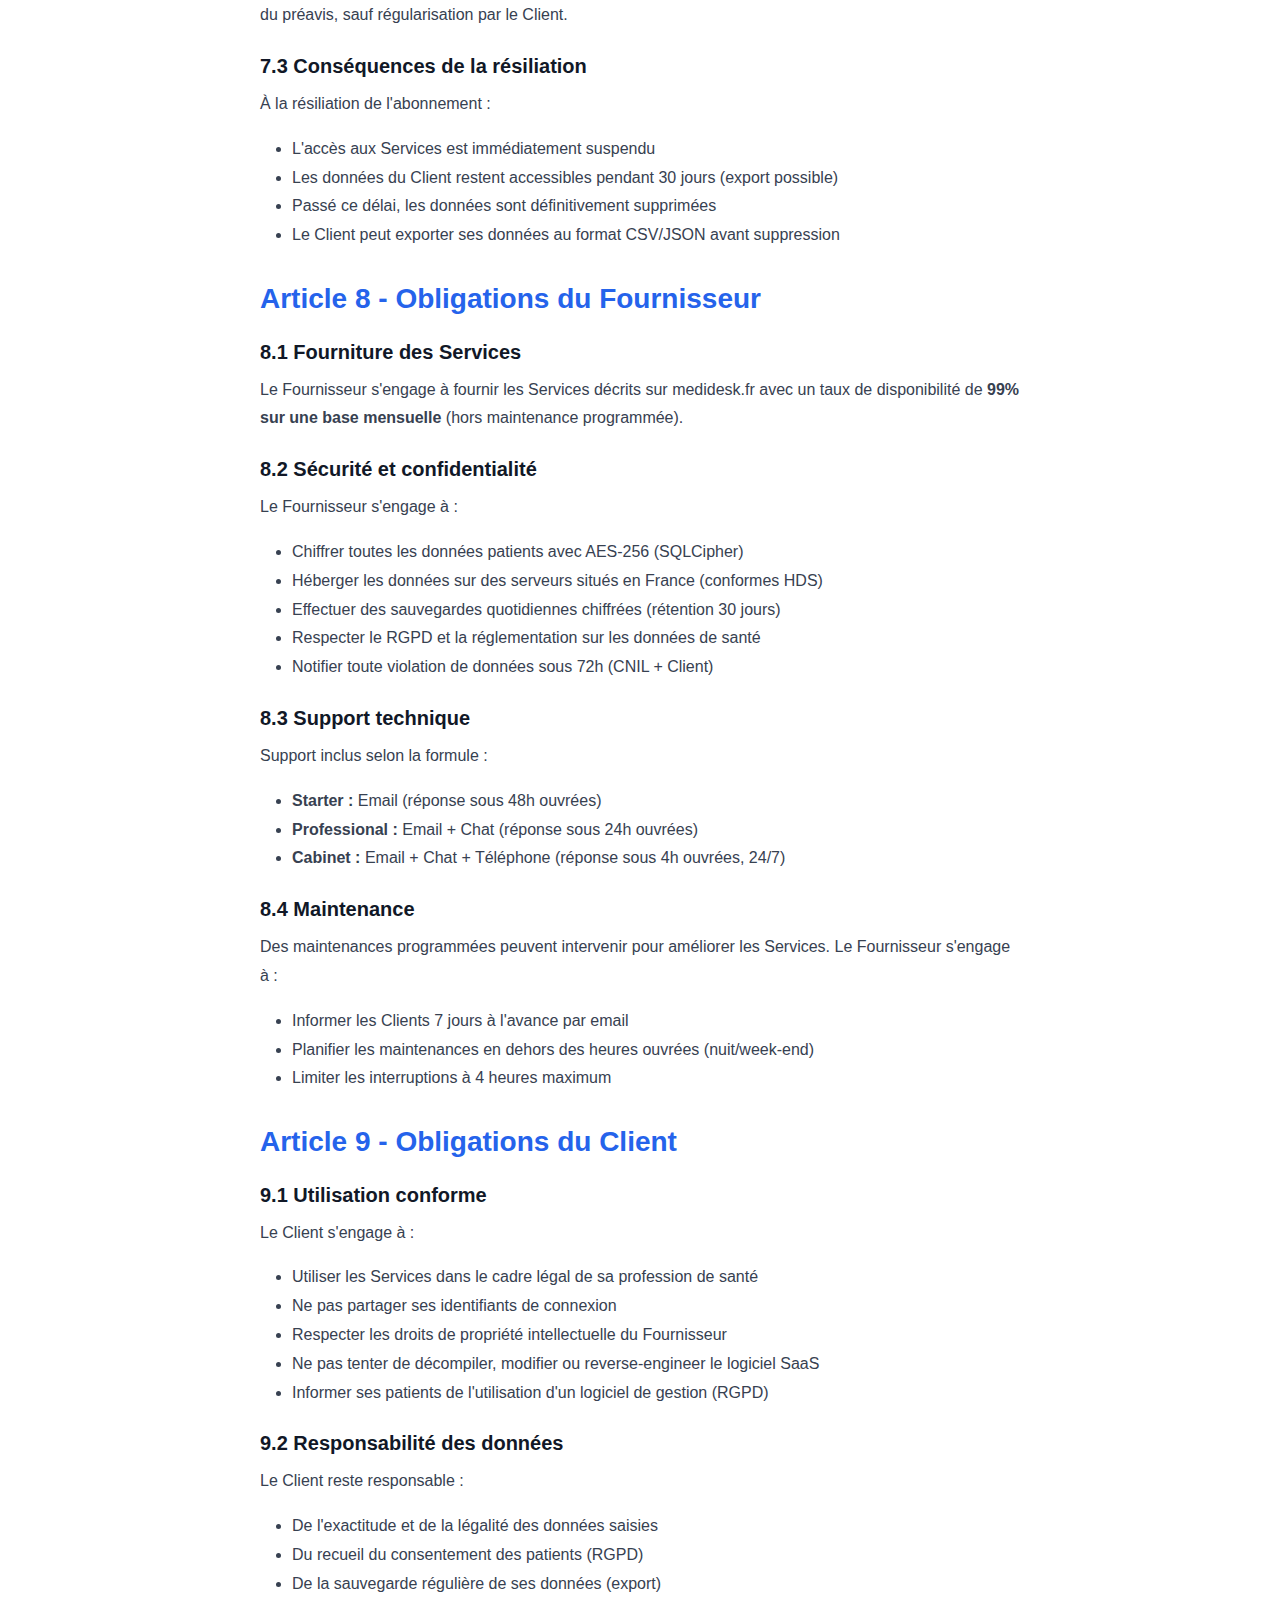
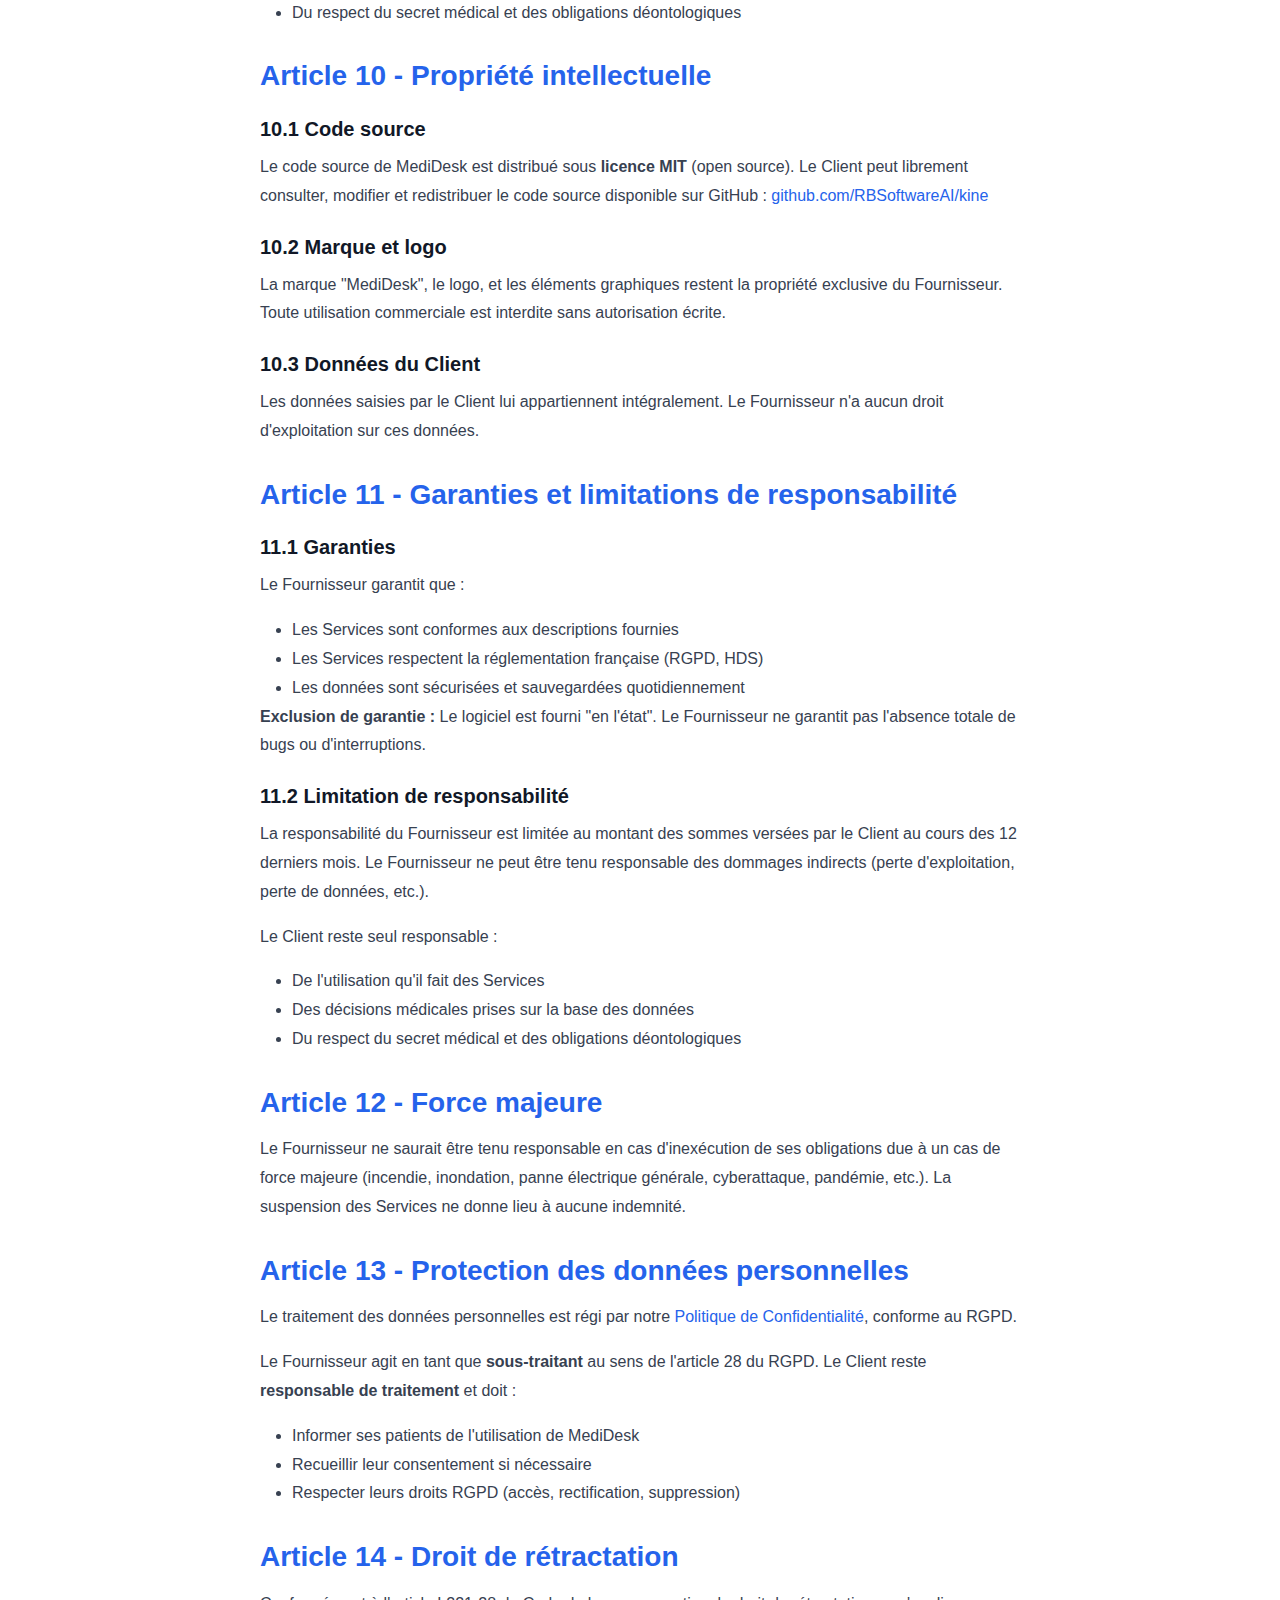
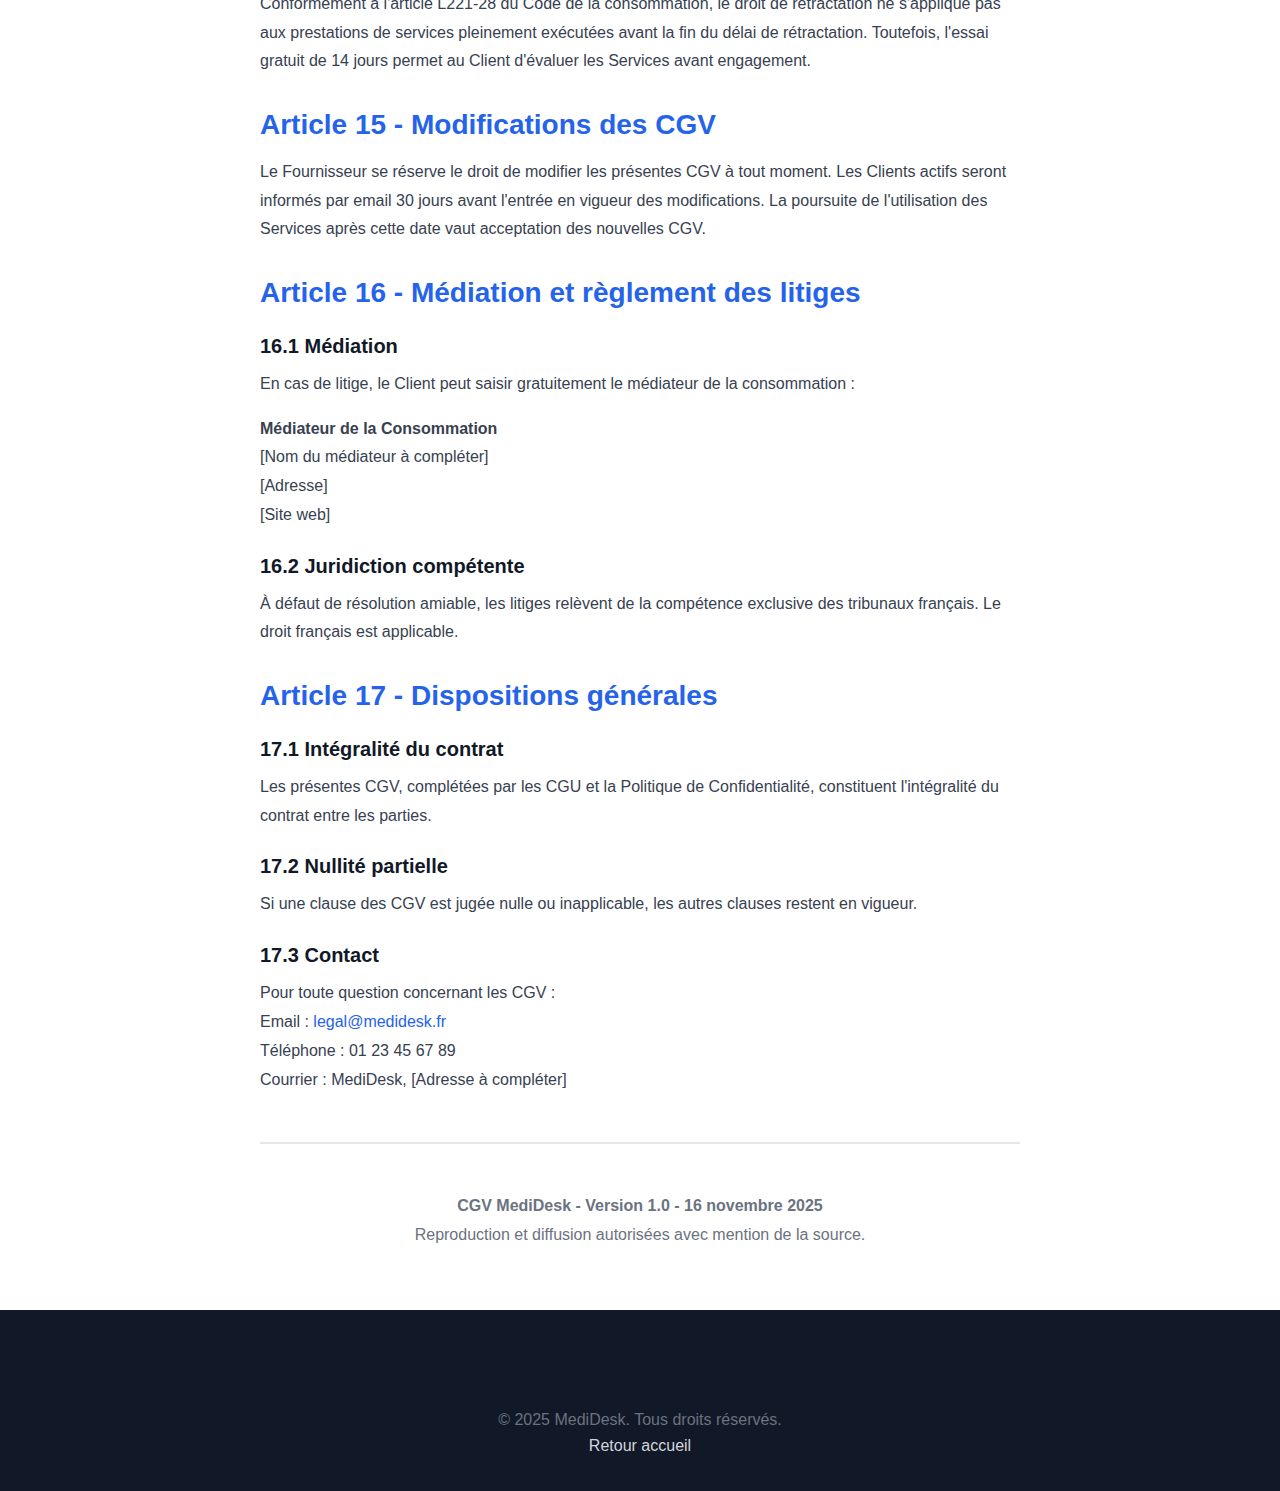
<file: website/legal/cgv.html>
<!DOCTYPE html>
<html lang="fr">
<head>
    <meta charset="UTF-8">
    <meta name="viewport" content="width=device-width, initial-scale=1.0">
    <title>CGV - MediDesk</title>
    <link rel="stylesheet" href="../css/style.css">
    <style>
        .legal-container {
            max-width: 800px;
            margin: 120px auto 60px;
            padding: 0 20px;
        }
        .legal-container h1 {
            font-size: 2.5rem;
            margin-bottom: 1rem;
        }
        .legal-container h2 {
            font-size: 1.75rem;
            margin-top: 2rem;
            margin-bottom: 1rem;
            color: var(--primary);
        }
        .legal-container h3 {
            font-size: 1.25rem;
            margin-top: 1.5rem;
            margin-bottom: 0.75rem;
        }
        .legal-container p, .legal-container li {
            line-height: 1.8;
            color: var(--gray-700);
        }
        .legal-container ul {
            margin-left: 2rem;
        }
        .update-date {
            color: var(--gray-500);
            font-size: 0.9375rem;
            margin-bottom: 2rem;
        }
    </style>
</head>
<body>
    <nav class="navbar">
        <div class="container">
            <div class="nav-wrapper">
                <div class="logo">
                    <svg width="40" height="40" viewBox="0 0 40 40" fill="none">
                        <rect width="40" height="40" rx="8" fill="#2563eb"/>
                        <path d="M20 10v20M10 20h20" stroke="white" stroke-width="3" stroke-linecap="round"/>
                    </svg>
                    <span class="logo-text">MediDesk</span>
                </div>
                <div class="nav-links">
                    <a href="../index.html">Accueil</a>
                </div>
            </div>
        </div>
    </nav>

    <div class="legal-container">
        <h1>Conditions Générales de Vente (CGV)</h1>
        <p class="update-date">Dernière mise à jour : 16 novembre 2025</p>

        <h2>Article 1 - Objet et champ d'application</h2>
        <p>
            Les présentes Conditions Générales de Vente (ci-après "CGV") régissent les relations contractuelles 
            entre <strong>MediDesk</strong> (ci-après "le Fournisseur"), société en cours d'immatriculation, 
            et tout professionnel de santé (ci-après "le Client") souscrivant à un abonnement au logiciel 
            de gestion MediDesk sous forme de service SaaS (Software as a Service).
        </p>
        <p>
            <strong>Coordonnées du Fournisseur :</strong><br>
            MediDesk<br>
            Adresse : [À compléter]<br>
            SIRET : [À compléter]<br>
            Email : contact@medidesk.fr<br>
            Téléphone : 01 23 45 67 89
        </p>
        <p>
            Le fait de souscrire à un abonnement MediDesk implique l'acceptation sans réserve des présentes CGV.
        </p>

        <h2>Article 2 - Définitions</h2>
        <ul>
            <li><strong>Abonnement :</strong> Accès au logiciel MediDesk selon une formule tarifaire choisie.</li>
            <li><strong>Données de Santé :</strong> Données à caractère personnel concernant la santé physique ou mentale d'une personne physique (article 4.15 RGPD).</li>
            <li><strong>Services :</strong> Ensemble des fonctionnalités du logiciel MediDesk (gestion patients, cartographie douleur, agenda, facturation, etc.).</li>
            <li><strong>Version SaaS :</strong> Logiciel hébergé sur les serveurs du Fournisseur, accessible via Internet.</li>
            <li><strong>Version Open Source :</strong> Code source disponible sous licence MIT sur GitHub, auto-hébergeable gratuitement.</li>
        </ul>

        <h2>Article 3 - Offres d'abonnement</h2>
        
        <h3>3.1 Formules disponibles</h3>
        <p>MediDesk propose trois formules d'abonnement mensuel :</p>
        <ul>
            <li><strong>Starter (19€/mois HT) :</strong> 1 praticien, 50 patients max, fonctionnalités de base.</li>
            <li><strong>Professional (49€/mois HT) :</strong> 1-3 praticiens, 200 patients max, synchronisation cloud, facturation automatique.</li>
            <li><strong>Cabinet (99€/mois HT) :</strong> Praticiens et patients illimités, multi-sites, API, téléconsultation.</li>
        </ul>
        <p>TVA applicable : 20% (tarifs TTC : 22,80€ / 58,80€ / 118,80€).</p>

        <h3>3.2 Essai gratuit</h3>
        <p>
            Un essai gratuit de 14 jours est proposé pour toutes les formules. Aucune carte bancaire 
            n'est requise pendant la période d'essai. À l'issue de l'essai, le Client doit souscrire 
            à un abonnement payant pour continuer à utiliser le service.
        </p>

        <h3>3.3 Version Open Source</h3>
        <p>
            Le code source de MediDesk est disponible gratuitement sous licence MIT sur GitHub. 
            Les Clients peuvent télécharger, modifier et héberger eux-mêmes le logiciel sans frais. 
            Les présentes CGV concernent uniquement la version SaaS hébergée avec support technique.
        </p>

        <h2>Article 4 - Commande et conclusion du contrat</h2>
        
        <h3>4.1 Processus de souscription</h3>
        <ol>
            <li>Création d'un compte sur medidesk.fr</li>
            <li>Sélection de la formule d'abonnement</li>
            <li>Saisie des informations de paiement (Stripe)</li>
            <li>Acceptation des CGV et CGU</li>
            <li>Confirmation de commande par email</li>
        </ol>

        <h3>4.2 Validation de la commande</h3>
        <p>
            Le contrat est réputé conclu lors de la confirmation de paiement par Stripe. 
            Un email de confirmation est envoyé au Client avec les informations d'accès.
        </p>

        <h2>Article 5 - Tarifs et modalités de paiement</h2>

        <h3>5.1 Tarifs</h3>
        <p>
            Les tarifs sont exprimés en euros, hors taxes. La TVA française (20%) s'applique 
            pour les Clients établis en France. Les tarifs sont consultables sur medidesk.fr 
            et peuvent être modifiés à tout moment. Les modifications tarifaires ne s'appliquent 
            qu'aux nouveaux abonnements ou aux renouvellements.
        </p>

        <h3>5.2 Modalités de paiement</h3>
        <p>
            Le paiement s'effectue mensuellement par carte bancaire via la plateforme sécurisée 
            <strong>Stripe</strong>. Le prélèvement intervient le jour anniversaire de la souscription.
        </p>
        <p>
            Modes de paiement acceptés : Visa, Mastercard, American Express, SEPA Direct Debit.
        </p>

        <h3>5.3 Défaut de paiement</h3>
        <p>
            En cas de défaut de paiement, le Fournisseur se réserve le droit de suspendre l'accès 
            aux Services après un délai de 7 jours suivant l'échec du paiement. Une relance par 
            email sera envoyée au préalable.
        </p>

        <h2>Article 6 - Durée et renouvellement</h2>

        <h3>6.1 Durée initiale</h3>
        <p>
            L'abonnement est souscrit pour une durée d'un (1) mois, renouvelable tacitement 
            par période d'un mois, sauf résiliation par le Client.
        </p>

        <h3>6.2 Renouvellement automatique</h3>
        <p>
            L'abonnement se renouvelle automatiquement chaque mois. Le Client est débité 
            le même jour chaque mois, jusqu'à résiliation.
        </p>

        <h2>Article 7 - Résiliation</h2>

        <h3>7.1 Résiliation par le Client</h3>
        <p>
            Le Client peut résilier son abonnement à tout moment, sans préavis ni pénalité, 
            depuis son espace client ou via le <strong>Stripe Customer Portal</strong>. 
            La résiliation prend effet à la fin de la période de facturation en cours. 
            Aucun remboursement au prorata n'est effectué.
        </p>

        <h3>7.2 Résiliation par le Fournisseur</h3>
        <p>
            Le Fournisseur peut résilier l'abonnement en cas de :
        </p>
        <ul>
            <li>Manquement grave du Client aux CGV/CGU</li>
            <li>Utilisation frauduleuse des Services</li>
            <li>Défaut de paiement persistant (> 30 jours)</li>
            <li>Non-respect des réglementations en vigueur</li>
        </ul>
        <p>
            Un préavis de 15 jours est adressé au Client par email recommandé. La résiliation 
            prend effet à l'expiration du préavis, sauf régularisation par le Client.
        </p>

        <h3>7.3 Conséquences de la résiliation</h3>
        <p>
            À la résiliation de l'abonnement :
        </p>
        <ul>
            <li>L'accès aux Services est immédiatement suspendu</li>
            <li>Les données du Client restent accessibles pendant 30 jours (export possible)</li>
            <li>Passé ce délai, les données sont définitivement supprimées</li>
            <li>Le Client peut exporter ses données au format CSV/JSON avant suppression</li>
        </ul>

        <h2>Article 8 - Obligations du Fournisseur</h2>

        <h3>8.1 Fourniture des Services</h3>
        <p>
            Le Fournisseur s'engage à fournir les Services décrits sur medidesk.fr avec un 
            taux de disponibilité de <strong>99% sur une base mensuelle</strong> (hors maintenance programmée).
        </p>

        <h3>8.2 Sécurité et confidentialité</h3>
        <p>
            Le Fournisseur s'engage à :
        </p>
        <ul>
            <li>Chiffrer toutes les données patients avec AES-256 (SQLCipher)</li>
            <li>Héberger les données sur des serveurs situés en France (conformes HDS)</li>
            <li>Effectuer des sauvegardes quotidiennes chiffrées (rétention 30 jours)</li>
            <li>Respecter le RGPD et la réglementation sur les données de santé</li>
            <li>Notifier toute violation de données sous 72h (CNIL + Client)</li>
        </ul>

        <h3>8.3 Support technique</h3>
        <p>
            Support inclus selon la formule :
        </p>
        <ul>
            <li><strong>Starter :</strong> Email (réponse sous 48h ouvrées)</li>
            <li><strong>Professional :</strong> Email + Chat (réponse sous 24h ouvrées)</li>
            <li><strong>Cabinet :</strong> Email + Chat + Téléphone (réponse sous 4h ouvrées, 24/7)</li>
        </ul>

        <h3>8.4 Maintenance</h3>
        <p>
            Des maintenances programmées peuvent intervenir pour améliorer les Services. 
            Le Fournisseur s'engage à :
        </p>
        <ul>
            <li>Informer les Clients 7 jours à l'avance par email</li>
            <li>Planifier les maintenances en dehors des heures ouvrées (nuit/week-end)</li>
            <li>Limiter les interruptions à 4 heures maximum</li>
        </ul>

        <h2>Article 9 - Obligations du Client</h2>

        <h3>9.1 Utilisation conforme</h3>
        <p>
            Le Client s'engage à :
        </p>
        <ul>
            <li>Utiliser les Services dans le cadre légal de sa profession de santé</li>
            <li>Ne pas partager ses identifiants de connexion</li>
            <li>Respecter les droits de propriété intellectuelle du Fournisseur</li>
            <li>Ne pas tenter de décompiler, modifier ou reverse-engineer le logiciel SaaS</li>
            <li>Informer ses patients de l'utilisation d'un logiciel de gestion (RGPD)</li>
        </ul>

        <h3>9.2 Responsabilité des données</h3>
        <p>
            Le Client reste responsable :
        </p>
        <ul>
            <li>De l'exactitude et de la légalité des données saisies</li>
            <li>Du recueil du consentement des patients (RGPD)</li>
            <li>De la sauvegarde régulière de ses données (export)</li>
            <li>Du respect du secret médical et des obligations déontologiques</li>
        </ul>

        <h2>Article 10 - Propriété intellectuelle</h2>

        <h3>10.1 Code source</h3>
        <p>
            Le code source de MediDesk est distribué sous <strong>licence MIT</strong> (open source). 
            Le Client peut librement consulter, modifier et redistribuer le code source disponible 
            sur GitHub : <a href="https://github.com/RBSoftwareAI/kine" target="_blank">github.com/RBSoftwareAI/kine</a>
        </p>

        <h3>10.2 Marque et logo</h3>
        <p>
            La marque "MediDesk", le logo, et les éléments graphiques restent la propriété 
            exclusive du Fournisseur. Toute utilisation commerciale est interdite sans autorisation écrite.
        </p>

        <h3>10.3 Données du Client</h3>
        <p>
            Les données saisies par le Client lui appartiennent intégralement. Le Fournisseur 
            n'a aucun droit d'exploitation sur ces données.
        </p>

        <h2>Article 11 - Garanties et limitations de responsabilité</h2>

        <h3>11.1 Garanties</h3>
        <p>
            Le Fournisseur garantit que :
        </p>
        <ul>
            <li>Les Services sont conformes aux descriptions fournies</li>
            <li>Les Services respectent la réglementation française (RGPD, HDS)</li>
            <li>Les données sont sécurisées et sauvegardées quotidiennement</li>
        </ul>
        <p>
            <strong>Exclusion de garantie :</strong> Le logiciel est fourni "en l'état". 
            Le Fournisseur ne garantit pas l'absence totale de bugs ou d'interruptions.
        </p>

        <h3>11.2 Limitation de responsabilité</h3>
        <p>
            La responsabilité du Fournisseur est limitée au montant des sommes versées 
            par le Client au cours des 12 derniers mois. Le Fournisseur ne peut être tenu 
            responsable des dommages indirects (perte d'exploitation, perte de données, etc.).
        </p>
        <p>
            Le Client reste seul responsable :
        </p>
        <ul>
            <li>De l'utilisation qu'il fait des Services</li>
            <li>Des décisions médicales prises sur la base des données</li>
            <li>Du respect du secret médical et des obligations déontologiques</li>
        </ul>

        <h2>Article 12 - Force majeure</h2>
        <p>
            Le Fournisseur ne saurait être tenu responsable en cas d'inexécution de ses 
            obligations due à un cas de force majeure (incendie, inondation, panne électrique 
            générale, cyberattaque, pandémie, etc.). La suspension des Services ne donne 
            lieu à aucune indemnité.
        </p>

        <h2>Article 13 - Protection des données personnelles</h2>
        <p>
            Le traitement des données personnelles est régi par notre 
            <a href="confidentialite.html">Politique de Confidentialité</a>, conforme au RGPD.
        </p>
        <p>
            Le Fournisseur agit en tant que <strong>sous-traitant</strong> au sens de l'article 28 du RGPD. 
            Le Client reste <strong>responsable de traitement</strong> et doit :
        </p>
        <ul>
            <li>Informer ses patients de l'utilisation de MediDesk</li>
            <li>Recueillir leur consentement si nécessaire</li>
            <li>Respecter leurs droits RGPD (accès, rectification, suppression)</li>
        </ul>

        <h2>Article 14 - Droit de rétractation</h2>
        <p>
            Conformément à l'article L221-28 du Code de la consommation, le droit de rétractation 
            ne s'applique pas aux prestations de services pleinement exécutées avant la fin du délai 
            de rétractation. Toutefois, l'essai gratuit de 14 jours permet au Client d'évaluer 
            les Services avant engagement.
        </p>

        <h2>Article 15 - Modifications des CGV</h2>
        <p>
            Le Fournisseur se réserve le droit de modifier les présentes CGV à tout moment. 
            Les Clients actifs seront informés par email 30 jours avant l'entrée en vigueur 
            des modifications. La poursuite de l'utilisation des Services après cette date 
            vaut acceptation des nouvelles CGV.
        </p>

        <h2>Article 16 - Médiation et règlement des litiges</h2>

        <h3>16.1 Médiation</h3>
        <p>
            En cas de litige, le Client peut saisir gratuitement le médiateur de la consommation :
        </p>
        <p>
            <strong>Médiateur de la Consommation</strong><br>
            [Nom du médiateur à compléter]<br>
            [Adresse]<br>
            [Site web]
        </p>

        <h3>16.2 Juridiction compétente</h3>
        <p>
            À défaut de résolution amiable, les litiges relèvent de la compétence exclusive 
            des tribunaux français. Le droit français est applicable.
        </p>

        <h2>Article 17 - Dispositions générales</h2>

        <h3>17.1 Intégralité du contrat</h3>
        <p>
            Les présentes CGV, complétées par les CGU et la Politique de Confidentialité, 
            constituent l'intégralité du contrat entre les parties.
        </p>

        <h3>17.2 Nullité partielle</h3>
        <p>
            Si une clause des CGV est jugée nulle ou inapplicable, les autres clauses 
            restent en vigueur.
        </p>

        <h3>17.3 Contact</h3>
        <p>
            Pour toute question concernant les CGV :<br>
            Email : <a href="mailto:legal@medidesk.fr">legal@medidesk.fr</a><br>
            Téléphone : 01 23 45 67 89<br>
            Courrier : MediDesk, [Adresse à compléter]
        </p>

        <hr style="margin: 3rem 0; border: 1px solid #e5e7eb;">

        <p style="text-align: center; color: var(--gray-500);">
            <strong>CGV MediDesk - Version 1.0 - 16 novembre 2025</strong><br>
            Reproduction et diffusion autorisées avec mention de la source.
        </p>
    </div>

    <footer class="footer">
        <div class="container">
            <div class="footer-bottom" style="border-top: none; padding-top: 0;">
                <p>&copy; 2025 MediDesk. Tous droits réservés.</p>
                <div class="footer-badges">
                    <span class="badge-footer"><a href="../index.html" style="color: inherit;">Retour accueil</a></span>
                </div>
            </div>
        </div>
    </footer>
</body>
</html>
</file>
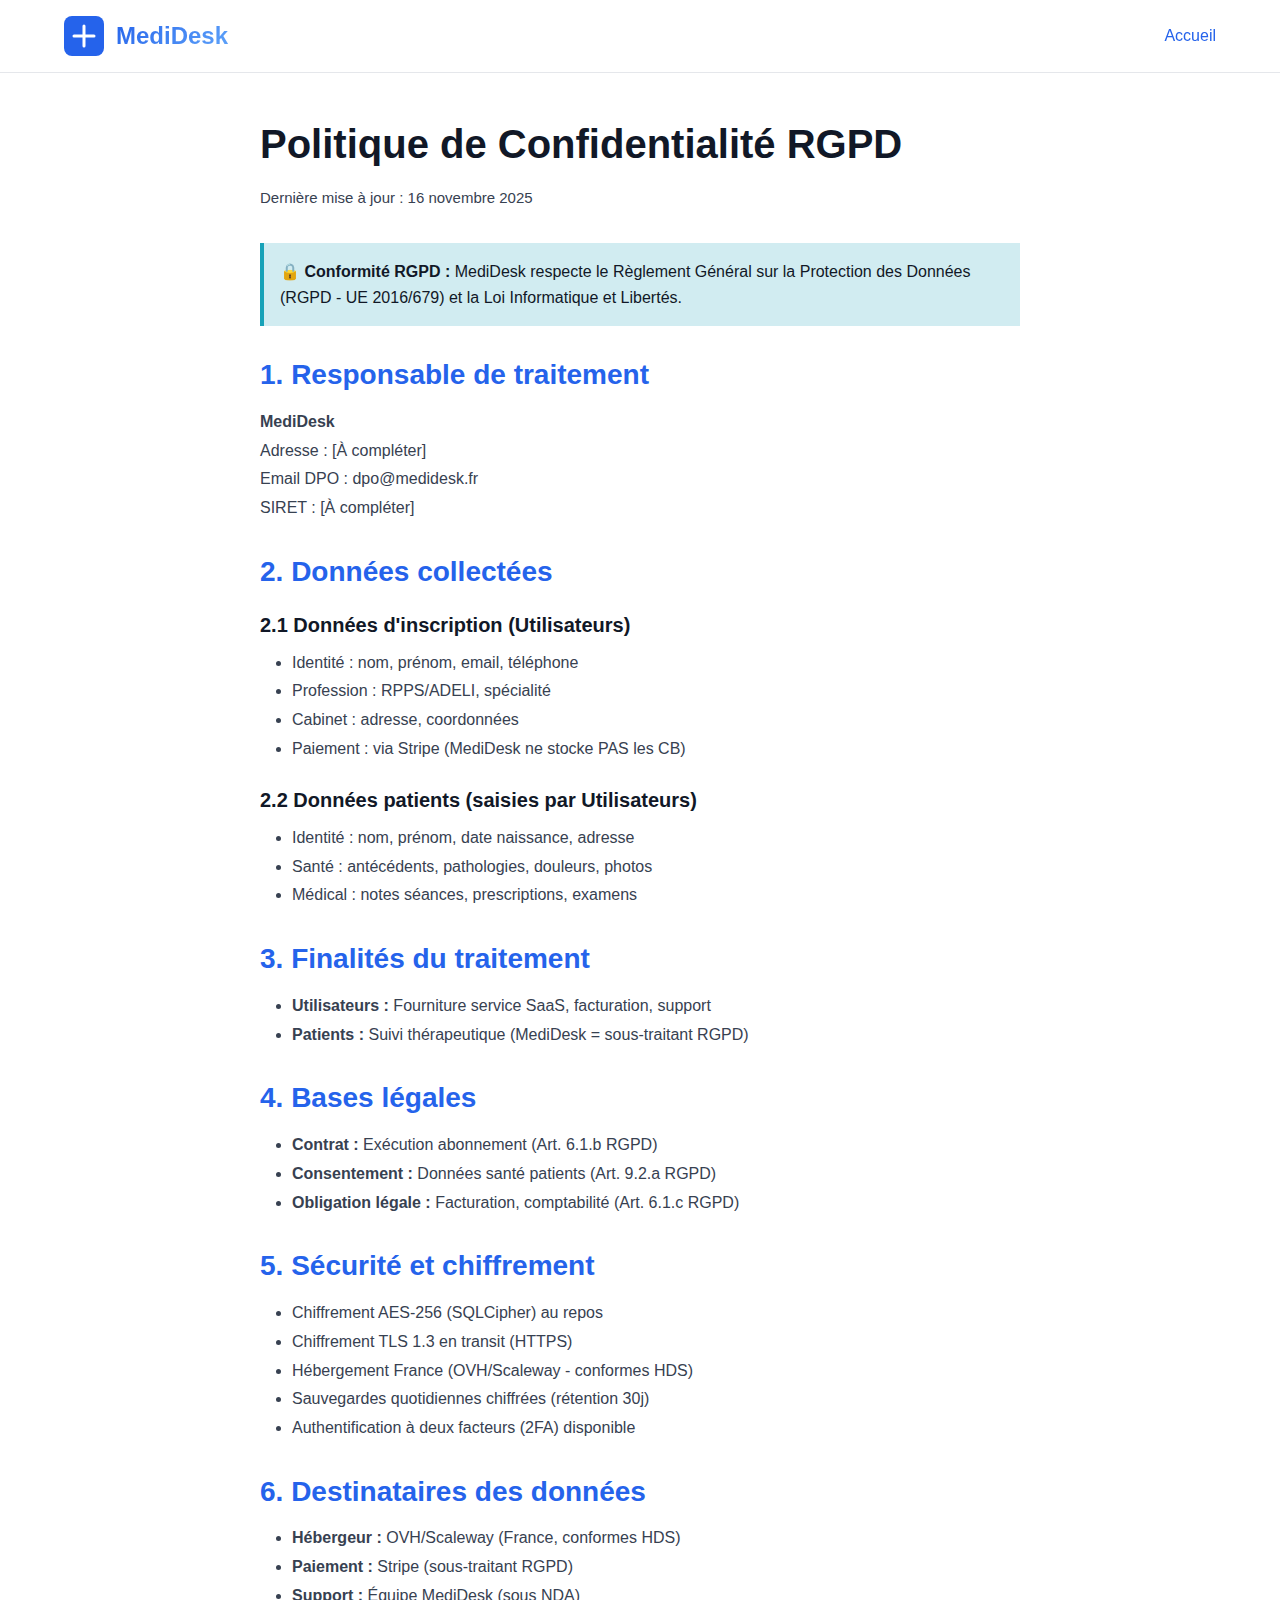
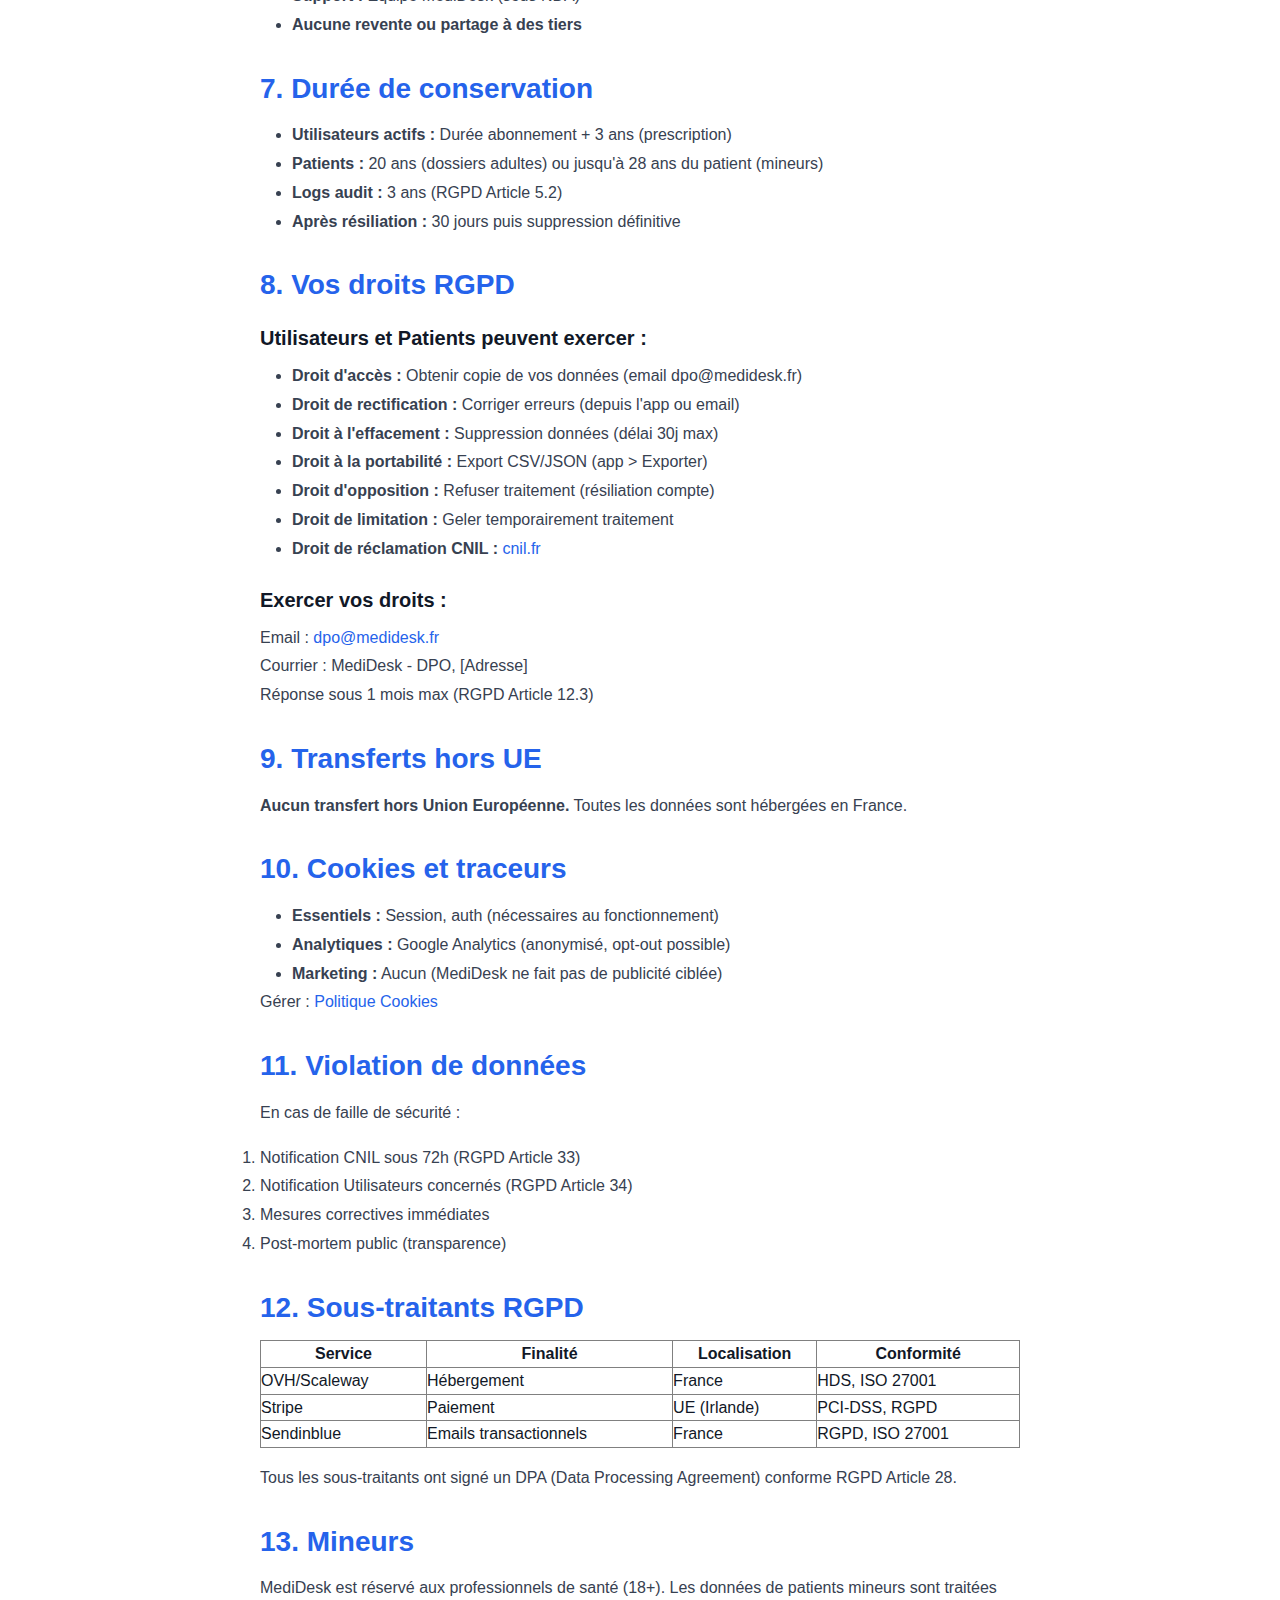
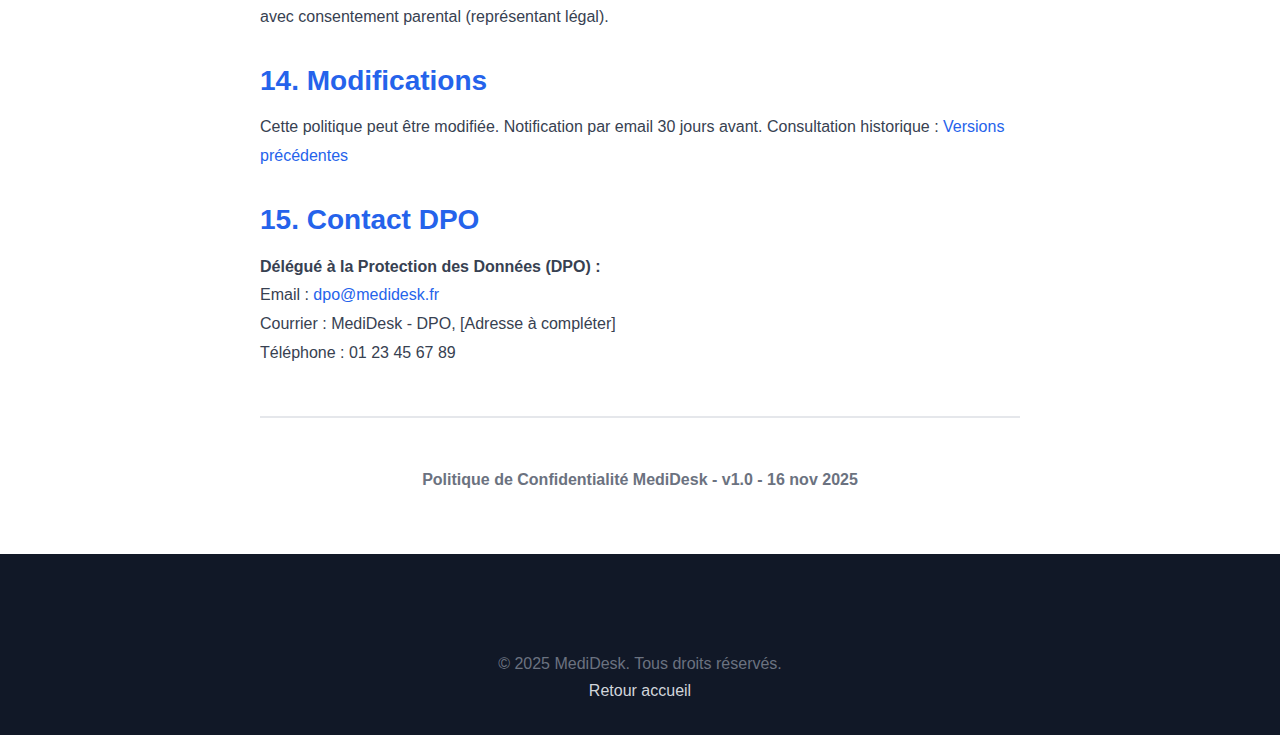
<file: website/legal/confidentialite.html>
<!DOCTYPE html>
<html lang="fr">
<head>
    <meta charset="UTF-8">
    <title>Politique de Confidentialité - MediDesk</title>
    <link rel="stylesheet" href="../css/style.css">
    <style>.legal-container{max-width:800px;margin:120px auto 60px;padding:0 20px}.legal-container h1{font-size:2.5rem;margin-bottom:1rem}.legal-container h2{font-size:1.75rem;margin-top:2rem;margin-bottom:1rem;color:#2563eb}.legal-container h3{font-size:1.25rem;margin-top:1.5rem;margin-bottom:.75rem}.legal-container p,.legal-container li{line-height:1.8;color:#374151}.legal-container ul{margin-left:2rem}.update-date{color:#6b7280;font-size:.9375rem;margin-bottom:2rem}.info-box{background:#d1ecf1;border-left:4px solid #17a2b8;padding:1rem;margin:1.5rem 0}</style>
</head>
<body>
<nav class="navbar"><div class="container"><div class="nav-wrapper"><div class="logo"><svg width="40" height="40" viewBox="0 0 40 40" fill="none"><rect width="40" height="40" rx="8" fill="#2563eb"/><path d="M20 10v20M10 20h20" stroke="white" stroke-width="3" stroke-linecap="round"/></svg><span class="logo-text">MediDesk</span></div><div class="nav-links"><a href="../index.html">Accueil</a></div></div></div></nav>
<div class="legal-container">
<h1>Politique de Confidentialité RGPD</h1>
<p class="update-date">Dernière mise à jour : 16 novembre 2025</p>
<div class="info-box"><strong>🔒 Conformité RGPD :</strong> MediDesk respecte le Règlement Général sur la Protection des Données (RGPD - UE 2016/679) et la Loi Informatique et Libertés.</div>
<h2>1. Responsable de traitement</h2>
<p><strong>MediDesk</strong><br>Adresse : [À compléter]<br>Email DPO : dpo@medidesk.fr<br>SIRET : [À compléter]</p>
<h2>2. Données collectées</h2>
<h3>2.1 Données d'inscription (Utilisateurs)</h3>
<ul><li>Identité : nom, prénom, email, téléphone</li><li>Profession : RPPS/ADELI, spécialité</li><li>Cabinet : adresse, coordonnées</li><li>Paiement : via Stripe (MediDesk ne stocke PAS les CB)</li></ul>
<h3>2.2 Données patients (saisies par Utilisateurs)</h3>
<ul><li>Identité : nom, prénom, date naissance, adresse</li><li>Santé : antécédents, pathologies, douleurs, photos</li><li>Médical : notes séances, prescriptions, examens</li></ul>
<h2>3. Finalités du traitement</h2>
<ul><li><strong>Utilisateurs :</strong> Fourniture service SaaS, facturation, support</li><li><strong>Patients :</strong> Suivi thérapeutique (MediDesk = sous-traitant RGPD)</li></ul>
<h2>4. Bases légales</h2>
<ul><li><strong>Contrat :</strong> Exécution abonnement (Art. 6.1.b RGPD)</li><li><strong>Consentement :</strong> Données santé patients (Art. 9.2.a RGPD)</li><li><strong>Obligation légale :</strong> Facturation, comptabilité (Art. 6.1.c RGPD)</li></ul>
<h2>5. Sécurité et chiffrement</h2>
<ul><li>Chiffrement AES-256 (SQLCipher) au repos</li><li>Chiffrement TLS 1.3 en transit (HTTPS)</li><li>Hébergement France (OVH/Scaleway - conformes HDS)</li><li>Sauvegardes quotidiennes chiffrées (rétention 30j)</li><li>Authentification à deux facteurs (2FA) disponible</li></ul>
<h2>6. Destinataires des données</h2>
<ul><li><strong>Hébergeur :</strong> OVH/Scaleway (France, conformes HDS)</li><li><strong>Paiement :</strong> Stripe (sous-traitant RGPD)</li><li><strong>Support :</strong> Équipe MediDesk (sous NDA)</li><li><strong>Aucune revente ou partage à des tiers</strong></li></ul>
<h2>7. Durée de conservation</h2>
<ul><li><strong>Utilisateurs actifs :</strong> Durée abonnement + 3 ans (prescription)</li><li><strong>Patients :</strong> 20 ans (dossiers adultes) ou jusqu'à 28 ans du patient (mineurs)</li><li><strong>Logs audit :</strong> 3 ans (RGPD Article 5.2)</li><li><strong>Après résiliation :</strong> 30 jours puis suppression définitive</li></ul>
<h2>8. Vos droits RGPD</h2>
<h3>Utilisateurs et Patients peuvent exercer :</h3>
<ul><li><strong>Droit d'accès :</strong> Obtenir copie de vos données (email dpo@medidesk.fr)</li><li><strong>Droit de rectification :</strong> Corriger erreurs (depuis l'app ou email)</li><li><strong>Droit à l'effacement :</strong> Suppression données (délai 30j max)</li><li><strong>Droit à la portabilité :</strong> Export CSV/JSON (app > Exporter)</li><li><strong>Droit d'opposition :</strong> Refuser traitement (résiliation compte)</li><li><strong>Droit de limitation :</strong> Geler temporairement traitement</li><li><strong>Droit de réclamation CNIL :</strong> <a href="https://www.cnil.fr" target="_blank">cnil.fr</a></li></ul>
<h3>Exercer vos droits :</h3>
<p>Email : <a href="mailto:dpo@medidesk.fr">dpo@medidesk.fr</a><br>Courrier : MediDesk - DPO, [Adresse]<br>Réponse sous 1 mois max (RGPD Article 12.3)</p>
<h2>9. Transferts hors UE</h2>
<p><strong>Aucun transfert hors Union Européenne.</strong> Toutes les données sont hébergées en France.</p>
<h2>10. Cookies et traceurs</h2>
<ul><li><strong>Essentiels :</strong> Session, auth (nécessaires au fonctionnement)</li><li><strong>Analytiques :</strong> Google Analytics (anonymisé, opt-out possible)</li><li><strong>Marketing :</strong> Aucun (MediDesk ne fait pas de publicité ciblée)</li></ul>
<p>Gérer : <a href="cookies.html">Politique Cookies</a></p>
<h2>11. Violation de données</h2>
<p>En cas de faille de sécurité :</p>
<ol><li>Notification CNIL sous 72h (RGPD Article 33)</li><li>Notification Utilisateurs concernés (RGPD Article 34)</li><li>Mesures correctives immédiates</li><li>Post-mortem public (transparence)</li></ol>
<h2>12. Sous-traitants RGPD</h2>
<table border="1" cellpadding="10" style="width:100%;border-collapse:collapse;margin:1rem 0"><tr><th>Service</th><th>Finalité</th><th>Localisation</th><th>Conformité</th></tr><tr><td>OVH/Scaleway</td><td>Hébergement</td><td>France</td><td>HDS, ISO 27001</td></tr><tr><td>Stripe</td><td>Paiement</td><td>UE (Irlande)</td><td>PCI-DSS, RGPD</td></tr><tr><td>Sendinblue</td><td>Emails transactionnels</td><td>France</td><td>RGPD, ISO 27001</td></tr></table>
<p>Tous les sous-traitants ont signé un DPA (Data Processing Agreement) conforme RGPD Article 28.</p>
<h2>13. Mineurs</h2>
<p>MediDesk est réservé aux professionnels de santé (18+). Les données de patients mineurs sont traitées avec consentement parental (représentant légal).</p>
<h2>14. Modifications</h2>
<p>Cette politique peut être modifiée. Notification par email 30 jours avant. Consultation historique : <a href="#">Versions précédentes</a></p>
<h2>15. Contact DPO</h2>
<p><strong>Délégué à la Protection des Données (DPO) :</strong><br>Email : <a href="mailto:dpo@medidesk.fr">dpo@medidesk.fr</a><br>Courrier : MediDesk - DPO, [Adresse à compléter]<br>Téléphone : 01 23 45 67 89</p>
<hr style="margin:3rem 0;border:1px solid #e5e7eb">
<p style="text-align:center;color:#6b7280"><strong>Politique de Confidentialité MediDesk - v1.0 - 16 nov 2025</strong></p>
</div>
<footer class="footer"><div class="container"><div class="footer-bottom" style="border-top:none;padding-top:0"><p>&copy; 2025 MediDesk. Tous droits réservés.</p><div class="footer-badges"><span class="badge-footer"><a href="../index.html" style="color:inherit">Retour accueil</a></span></div></div></div></footer>
</body>
</html>
</file>
<file: website/css/style.css>
/* ==========================================================================
   MediDesk Website - Modern CSS
   ========================================================================== */

/* === RESET & BASE === */
* {
    margin: 0;
    padding: 0;
    box-sizing: border-box;
}

:root {
    /* Primary Colors */
    --primary: #2563eb;
    --primary-dark: #1e40af;
    --primary-light: #60a5fa;
    
    /* Accent Colors */
    --orange: #FF6B35;
    --orange-dark: #e8551f;
    --orange-light: #ff8c66;
    
    /* Status Colors */
    --success: #10b981;
    --warning: #f59e0b;
    --error: #ef4444;
    --info: #06b6d4;
    
    /* Grays */
    --gray-50: #f9fafb;
    --gray-100: #f3f4f6;
    --gray-200: #e5e7eb;
    --gray-300: #d1d5db;
    --gray-400: #9ca3af;
    --gray-500: #6b7280;
    --gray-600: #4b5563;
    --gray-700: #374151;
    --gray-800: #1f2937;
    --gray-900: #111827;
    
    /* Other Colors */
    --white: #ffffff;
    --black: #000000;
    
    /* Typography */
    --font-sans: 'Inter', -apple-system, BlinkMacSystemFont, 'Segoe UI', sans-serif;
    
    /* Spacing */
    --spacing-xs: 0.25rem;
    --spacing-sm: 0.5rem;
    --spacing-md: 1rem;
    --spacing-lg: 1.5rem;
    --spacing-xl: 2rem;
    --spacing-2xl: 3rem;
    --spacing-3xl: 4rem;
    --spacing-4xl: 6rem;
    
    /* Border Radius */
    --radius-sm: 0.375rem;
    --radius-md: 0.5rem;
    --radius-lg: 0.75rem;
    --radius-xl: 1rem;
    --radius-2xl: 1.5rem;
    --radius-full: 9999px;
    
    /* Shadows */
    --shadow-sm: 0 1px 2px 0 rgba(0, 0, 0, 0.05);
    --shadow-md: 0 4px 6px -1px rgba(0, 0, 0, 0.1);
    --shadow-lg: 0 10px 15px -3px rgba(0, 0, 0, 0.1);
    --shadow-xl: 0 20px 25px -5px rgba(0, 0, 0, 0.1);
    --shadow-2xl: 0 25px 50px -12px rgba(0, 0, 0, 0.25);
    
    /* Transitions */
    --transition-fast: 150ms ease-in-out;
    --transition-base: 250ms ease-in-out;
    --transition-slow: 350ms ease-in-out;
}

html {
    scroll-behavior: smooth;
}

body {
    font-family: var(--font-sans);
    color: var(--gray-900);
    line-height: 1.6;
    background: var(--white);
    -webkit-font-smoothing: antialiased;
    -moz-osx-font-smoothing: grayscale;
    overflow-x: hidden;
}

.container {
    max-width: 1200px;
    margin: 0 auto;
    padding: 0 var(--spacing-lg);
}

/* === TYPOGRAPHY === */
h1, h2, h3, h4, h5, h6 {
    font-weight: 700;
    line-height: 1.2;
    color: var(--gray-900);
    margin-bottom: var(--spacing-md);
}

h1 { font-size: clamp(2rem, 5vw, 3.5rem); }
h2 { font-size: clamp(1.75rem, 4vw, 2.5rem); }
h3 { font-size: clamp(1.5rem, 3vw, 2rem); }
h4 { font-size: clamp(1.25rem, 2vw, 1.5rem); }

p {
    color: var(--gray-600);
    line-height: 1.7;
    margin-bottom: var(--spacing-md);
}

a {
    text-decoration: none;
    color: var(--primary);
    transition: color var(--transition-base);
}

a:hover {
    color: var(--primary-dark);
}

/* === BUTTONS === */
.btn {
    display: inline-flex;
    align-items: center;
    justify-content: center;
    gap: 0.5rem;
    padding: 0.75rem 1.5rem;
    font-size: 1rem;
    font-weight: 600;
    border-radius: var(--radius-lg);
    border: none;
    cursor: pointer;
    transition: all var(--transition-base);
    text-decoration: none;
    white-space: nowrap;
}

.btn-primary {
    background: var(--primary);
    color: var(--white);
}

.btn-primary:hover {
    background: var(--primary-dark);
    transform: translateY(-2px);
    box-shadow: var(--shadow-lg);
}

.btn-secondary {
    background: transparent;
    color: var(--orange);
    border: 2px solid var(--orange);
}

.btn-secondary:hover {
    background: var(--orange);
    color: var(--white);
    transform: translateY(-2px);
    box-shadow: var(--shadow-lg);
}

.btn-sm {
    padding: 0.5rem 1rem;
    font-size: 0.875rem;
}

.btn-lg {
    padding: 1rem 2rem;
    font-size: 1.125rem;
}

.btn-block {
    width: 100%;
}

/* === BADGES === */
.badge {
    display: inline-flex;
    align-items: center;
    gap: 0.25rem;
    padding: 0.375rem 0.875rem;
    font-size: 0.875rem;
    font-weight: 600;
    border-radius: var(--radius-full);
    background: var(--gray-100);
    color: var(--gray-700);
}

.badge-green {
    background: #dcfce7;
    color: #166534;
}

.badge-blue {
    background: #dbeafe;
    color: #1e40af;
}

.badge-orange {
    background: #ffedd5;
    color: #9a3412;
}

.section-badge {
    display: inline-block;
    padding: 0.5rem 1.25rem;
    font-size: 0.875rem;
    font-weight: 700;
    text-transform: uppercase;
    letter-spacing: 0.05em;
    border-radius: var(--radius-full);
    background: linear-gradient(135deg, var(--primary-light), var(--primary));
    color: var(--white);
    margin-bottom: var(--spacing-lg);
}

/* === NAVIGATION === */
.navbar {
    position: fixed;
    top: 0;
    left: 0;
    right: 0;
    z-index: 1000;
    background: rgba(255, 255, 255, 0.95);
    backdrop-filter: blur(10px);
    border-bottom: 1px solid var(--gray-200);
    transition: all var(--transition-base);
}

.navbar.scrolled {
    box-shadow: var(--shadow-md);
}

.nav-wrapper {
    display: flex;
    align-items: center;
    justify-content: space-between;
    padding: 1rem 0;
}

.logo {
    display: flex;
    align-items: center;
    gap: 0.75rem;
    font-size: 1.5rem;
    font-weight: 700;
    color: var(--gray-900);
    cursor: pointer;
}

.logo-text {
    background: linear-gradient(135deg, var(--primary), var(--primary-light));
    -webkit-background-clip: text;
    -webkit-text-fill-color: transparent;
}

.nav-links {
    display: flex;
    align-items: center;
    gap: 2rem;
}

.nav-link {
    color: var(--gray-700);
    font-weight: 500;
    transition: color var(--transition-base);
}

.nav-link:hover {
    color: var(--primary);
}

.mobile-menu-btn {
    display: none;
    flex-direction: column;
    gap: 0.375rem;
    background: none;
    border: none;
    cursor: pointer;
    padding: 0.5rem;
}

.mobile-menu-btn span {
    display: block;
    width: 1.5rem;
    height: 2px;
    background: var(--gray-900);
    transition: all var(--transition-base);
}

.mobile-menu-btn.active span:nth-child(1) {
    transform: rotate(45deg) translate(0.5rem, 0.5rem);
}

.mobile-menu-btn.active span:nth-child(2) {
    opacity: 0;
}

.mobile-menu-btn.active span:nth-child(3) {
    transform: rotate(-45deg) translate(0.5rem, -0.5rem);
}

/* === HERO SECTION === */
.hero {
    position: relative;
    padding: calc(80px + 4rem) 0 4rem;
    overflow: hidden;
}

.hero-bg-decoration {
    position: absolute;
    top: -50%;
    right: -20%;
    width: 800px;
    height: 800px;
    background: radial-gradient(circle, rgba(37, 99, 235, 0.1) 0%, transparent 70%);
    border-radius: 50%;
    pointer-events: none;
}

.hero-content {
    display: grid;
    grid-template-columns: 1fr 1fr;
    gap: 4rem;
    align-items: center;
}

.hero-badges {
    display: flex;
    flex-wrap: wrap;
    gap: 0.75rem;
    margin-bottom: var(--spacing-xl);
}

.hero-title {
    font-size: clamp(2.5rem, 5vw, 4rem);
    line-height: 1.1;
    margin-bottom: var(--spacing-lg);
}

.gradient-text {
    background: linear-gradient(135deg, var(--primary) 0%, var(--info) 100%);
    -webkit-background-clip: text;
    -webkit-text-fill-color: transparent;
}

.hero-subtitle {
    font-size: clamp(1rem, 2vw, 1.25rem);
    color: var(--gray-600);
    margin-bottom: var(--spacing-xl);
    line-height: 1.7;
}

.hero-cta {
    display: flex;
    flex-wrap: wrap;
    gap: 1rem;
    margin-bottom: var(--spacing-2xl);
}

.hero-stats {
    display: grid;
    grid-template-columns: repeat(3, 1fr);
    gap: 1.5rem;
}

.stat {
    display: flex;
    align-items: center;
    gap: 0.75rem;
    padding: 1rem;
    background: var(--gray-50);
    border-radius: var(--radius-lg);
}

.stat-icon {
    font-size: 2rem;
}

.stat-content {
    flex: 1;
}

.stat-value {
    font-size: 1rem;
    font-weight: 700;
    color: var(--gray-900);
}

.stat-label {
    font-size: 0.875rem;
    color: var(--gray-600);
}

/* Hero Mockup */
.hero-image {
    display: flex;
    justify-content: center;
    align-items: center;
}

.mockup-container {
    position: relative;
    width: 100%;
    max-width: 500px;
    perspective: 1000px;
}

.mockup-screen {
    background: var(--white);
    border-radius: var(--radius-2xl);
    box-shadow: var(--shadow-2xl);
    overflow: hidden;
    transform: rotateY(-5deg) rotateX(5deg);
    transition: transform var(--transition-slow);
}

.mockup-screen:hover {
    transform: rotateY(0deg) rotateX(0deg);
}

.mockup-header {
    display: flex;
    gap: 0.5rem;
    padding: 1rem;
    background: var(--gray-100);
    border-bottom: 1px solid var(--gray-200);
}

.dot {
    width: 12px;
    height: 12px;
    border-radius: 50%;
    background: var(--gray-300);
}

.dot:nth-child(1) { background: #ef4444; }
.dot:nth-child(2) { background: #f59e0b; }
.dot:nth-child(3) { background: #10b981; }

.mockup-content {
    padding: 2rem;
    background: linear-gradient(to bottom, var(--gray-50), var(--white));
}

.silhouette-preview {
    display: flex;
    justify-content: center;
}

.pain-point {
    animation: pulse 2s ease-in-out infinite;
}

@keyframes pulse {
    0%, 100% { opacity: 0.8; transform: scale(1); }
    50% { opacity: 1; transform: scale(1.1); }
}

/* === PROBLEM/SOLUTION SECTION === */
.problem-solution {
    padding: var(--spacing-4xl) 0;
    background: var(--gray-50);
}

.ps-grid {
    display: grid;
    grid-template-columns: repeat(2, 1fr);
    gap: 3rem;
}

.ps-problem, .ps-solution {
    padding: 2rem;
    border-radius: var(--radius-xl);
    background: var(--white);
    box-shadow: var(--shadow-md);
}

.ps-icon {
    font-size: 3rem;
    margin-bottom: 1rem;
}

.ps-icon-red { color: var(--error); }
.ps-icon-green { color: var(--success); }

.ps-list {
    list-style: none;
    padding: 0;
}

.ps-list li {
    padding: 0.75rem 0;
    font-size: 1.125rem;
    color: var(--gray-700);
    border-bottom: 1px solid var(--gray-100);
}

.ps-list li:last-child {
    border-bottom: none;
}

/* === FEATURES SECTION === */
.features-section {
    padding: var(--spacing-4xl) 0;
    background: var(--white);
}

.section-header {
    text-align: center;
    max-width: 700px;
    margin: 0 auto var(--spacing-3xl);
}

.section-header h2 {
    margin-bottom: var(--spacing-md);
}

.section-header p {
    font-size: 1.125rem;
    color: var(--gray-600);
}

.features-category {
    margin-bottom: var(--spacing-3xl);
}

.category-header {
    display: flex;
    justify-content: space-between;
    align-items: center;
    margin-bottom: var(--spacing-xl);
    padding-bottom: var(--spacing-md);
    border-bottom: 2px solid var(--gray-200);
}

.category-header h3 {
    font-size: 1.5rem;
    margin: 0;
}

.category-badge {
    padding: 0.5rem 1.25rem;
    font-size: 0.875rem;
    font-weight: 700;
    border-radius: var(--radius-full);
    background: var(--success);
    color: var(--white);
}

.category-badge-pro {
    background: var(--orange);
}

.features-grid {
    display: grid;
    grid-template-columns: repeat(auto-fit, minmax(300px, 1fr));
    gap: 2rem;
}

.feature-card {
    position: relative;
    padding: 2rem;
    background: var(--white);
    border: 2px solid var(--gray-200);
    border-radius: var(--radius-xl);
    transition: all var(--transition-base);
}

.feature-card:hover {
    transform: translateY(-8px);
    box-shadow: var(--shadow-xl);
    border-color: var(--primary-light);
}

.feature-card-pro {
    border-color: var(--orange-light);
}

.feature-card-pro:hover {
    border-color: var(--orange);
}

.feature-icon {
    display: flex;
    align-items: center;
    justify-content: center;
    width: 64px;
    height: 64px;
    margin-bottom: 1.5rem;
    border-radius: var(--radius-lg);
    color: var(--white);
}

.bg-red { background: linear-gradient(135deg, #ef4444, #dc2626); }
.bg-blue { background: linear-gradient(135deg, #3b82f6, #2563eb); }
.bg-green { background: linear-gradient(135deg, #10b981, #059669); }
.bg-purple { background: linear-gradient(135deg, #8b5cf6, #7c3aed); }
.bg-teal { background: linear-gradient(135deg, #14b8a6, #0d9488); }
.bg-indigo { background: linear-gradient(135deg, #6366f1, #4f46e5); }
.bg-orange { background: linear-gradient(135deg, #f59e0b, #d97706); }
.bg-pink { background: linear-gradient(135deg, #ec4899, #db2777); }
.bg-gray { background: linear-gradient(135deg, #6b7280, #4b5563); }

.feature-card h4 {
    font-size: 1.25rem;
    margin-bottom: 0.75rem;
    color: var(--gray-900);
}

.feature-card p {
    color: var(--gray-600);
    line-height: 1.6;
    margin-bottom: 1rem;
}

.feature-badge {
    display: inline-block;
    padding: 0.25rem 0.75rem;
    font-size: 0.75rem;
    font-weight: 700;
    border-radius: var(--radius-full);
    text-transform: uppercase;
    letter-spacing: 0.05em;
}

.badge-free {
    background: #dcfce7;
    color: #166534;
}

.badge-pro {
    background: #ffedd5;
    color: #9a3412;
}

.availability-badge {
    display: inline-block;
    margin-left: 0.5rem;
    padding: 0.25rem 0.75rem;
    font-size: 0.75rem;
    font-weight: 600;
    border-radius: var(--radius-full);
}

.availability-badge.available {
    background: #dcfce7;
    color: #166534;
}

.availability-badge.dev {
    background: #fef3c7;
    color: #92400e;
}

/* === PRICING SECTION === */
.pricing-section {
    padding: var(--spacing-4xl) 0;
    background: linear-gradient(to bottom, var(--gray-50), var(--white));
}

.pricing-grid {
    display: grid;
    grid-template-columns: repeat(auto-fit, minmax(400px, 1fr));
    gap: 3rem;
    margin-bottom: var(--spacing-3xl);
}

.pricing-card {
    position: relative;
    padding: 2.5rem;
    background: var(--white);
    border: 2px solid var(--gray-200);
    border-radius: var(--radius-2xl);
    box-shadow: var(--shadow-lg);
    transition: all var(--transition-base);
}

.pricing-card:hover {
    transform: translateY(-8px);
    box-shadow: var(--shadow-2xl);
}

.pricing-card-free {
    border-color: var(--success);
}

.pricing-card-pro {
    border-color: var(--orange);
}

.pricing-badge {
    position: absolute;
    top: -1rem;
    right: 2rem;
    padding: 0.5rem 1.5rem;
    background: var(--orange);
    color: var(--white);
    font-size: 0.875rem;
    font-weight: 700;
    border-radius: var(--radius-full);
    box-shadow: var(--shadow-lg);
}

.pricing-header {
    text-align: center;
    padding-bottom: 2rem;
    border-bottom: 2px solid var(--gray-100);
    margin-bottom: 2rem;
}

.pricing-icon {
    font-size: 4rem;
    margin-bottom: 1rem;
}

.pricing-header h3 {
    font-size: 1.75rem;
    margin-bottom: 1rem;
}

.pricing-price {
    display: flex;
    align-items: baseline;
    justify-content: center;
    gap: 0.5rem;
    margin: 1.5rem 0;
}

.price-amount {
    font-size: 3rem;
    font-weight: 800;
    color: var(--gray-900);
}

.price-period {
    font-size: 1.125rem;
    color: var(--gray-600);
}

.pricing-desc {
    color: var(--gray-600);
}

.pricing-features h4 {
    font-size: 1rem;
    font-weight: 700;
    color: var(--gray-900);
    margin: 1.5rem 0 0.75rem;
}

.pricing-features ul {
    list-style: none;
    padding: 0;
    margin-bottom: 1rem;
}

.pricing-features li {
    padding: 0.5rem 0;
    color: var(--gray-700);
    line-height: 1.6;
}

.pricing-note {
    text-align: center;
    padding: 2rem;
    background: var(--primary);
    color: var(--white);
    border-radius: var(--radius-xl);
}

.pricing-note p {
    color: var(--white);
    margin: 0;
    line-height: 2;
}

/* === FAQ SECTION === */
.faq-section {
    padding: var(--spacing-4xl) 0;
    background: var(--white);
}

.faq-grid {
    max-width: 900px;
    margin: 0 auto;
}

.faq-item {
    margin-bottom: 1rem;
    background: var(--white);
    border: 2px solid var(--gray-200);
    border-radius: var(--radius-lg);
    overflow: hidden;
    transition: all var(--transition-base);
}

.faq-item:hover {
    border-color: var(--primary-light);
}

.faq-question {
    width: 100%;
    display: flex;
    justify-content: space-between;
    align-items: center;
    padding: 1.5rem;
    background: none;
    border: none;
    text-align: left;
    font-size: 1.125rem;
    font-weight: 600;
    color: var(--gray-900);
    cursor: pointer;
    transition: all var(--transition-base);
}

.faq-question:hover {
    color: var(--primary);
}

.faq-question svg {
    flex-shrink: 0;
    transition: transform var(--transition-base);
}

.faq-item.active .faq-question svg {
    transform: rotate(180deg);
}

.faq-answer {
    max-height: 0;
    overflow: hidden;
    transition: max-height var(--transition-slow);
}

.faq-item.active .faq-answer {
    max-height: 500px;
}

.faq-answer p {
    padding: 0 1.5rem 1.5rem;
    color: var(--gray-600);
    line-height: 1.7;
    margin: 0;
}

/* === CONTACT SECTION === */
.contact-section {
    padding: var(--spacing-4xl) 0;
    background: var(--gray-50);
}

.contact-grid {
    display: grid;
    grid-template-columns: repeat(auto-fit, minmax(450px, 1fr));
    gap: 3rem;
}

.contact-card {
    background: var(--white);
    padding: 2.5rem;
    border-radius: var(--radius-2xl);
    box-shadow: var(--shadow-lg);
}

.contact-card-header {
    margin-bottom: 2rem;
}

.contact-card-header h3 {
    font-size: 1.75rem;
    margin-bottom: 0.5rem;
}

.contact-card-header p {
    color: var(--gray-600);
    margin: 0;
}

/* Forms */
.contact-form {
    display: flex;
    flex-direction: column;
    gap: 1.5rem;
}

.form-row {
    display: grid;
    grid-template-columns: repeat(2, 1fr);
    gap: 1rem;
}

.form-group {
    display: flex;
    flex-direction: column;
}

.form-group label {
    font-size: 0.875rem;
    font-weight: 600;
    color: var(--gray-700);
    margin-bottom: 0.5rem;
}

.form-group input,
.form-group select,
.form-group textarea {
    padding: 0.875rem;
    font-size: 1rem;
    font-family: var(--font-sans);
    color: var(--gray-900);
    background: var(--white);
    border: 2px solid var(--gray-300);
    border-radius: var(--radius-md);
    transition: all var(--transition-base);
}

.form-group input:focus,
.form-group select:focus,
.form-group textarea:focus {
    outline: none;
    border-color: var(--primary);
    box-shadow: 0 0 0 3px rgba(37, 99, 235, 0.1);
}

.checkbox-group {
    display: flex;
    flex-direction: column;
    gap: 0.75rem;
}

.checkbox-label {
    display: flex;
    align-items: center;
    gap: 0.75rem;
    cursor: pointer;
    font-size: 0.9375rem;
    color: var(--gray-700);
}

.checkbox-label input[type="checkbox"] {
    width: 1.25rem;
    height: 1.25rem;
    cursor: pointer;
}

.checkbox-required {
    font-weight: 600;
}

.contact-info {
    margin-top: 2rem;
    padding-top: 2rem;
    border-top: 2px solid var(--gray-100);
}

.contact-info-item {
    display: flex;
    align-items: flex-start;
    gap: 1rem;
    margin-bottom: 1.5rem;
}

.contact-info-item svg {
    flex-shrink: 0;
    color: var(--primary);
}

.contact-info-item strong {
    display: block;
    font-weight: 600;
    color: var(--gray-900);
    margin-bottom: 0.25rem;
}

.contact-info-item a {
    color: var(--primary);
}

/* === FOOTER === */
.footer {
    padding: var(--spacing-4xl) 0 var(--spacing-xl);
    background: var(--gray-900);
    color: var(--gray-300);
}

.footer-content {
    display: grid;
    grid-template-columns: 2fr 1fr 1fr 1fr;
    gap: 3rem;
    margin-bottom: var(--spacing-3xl);
}

.footer-col-brand {
    grid-column: span 1;
}

.footer-logo {
    display: flex;
    align-items: center;
    gap: 0.75rem;
    font-size: 1.5rem;
    font-weight: 700;
    color: var(--white);
    margin-bottom: 1rem;
}

.footer-tagline {
    color: var(--gray-400);
    line-height: 1.7;
    margin-bottom: 1.5rem;
}

.footer-social {
    display: flex;
    gap: 1rem;
}

.footer-social a {
    display: flex;
    align-items: center;
    justify-content: center;
    width: 40px;
    height: 40px;
    background: var(--gray-800);
    border-radius: var(--radius-md);
    color: var(--gray-400);
    transition: all var(--transition-base);
}

.footer-social a:hover {
    background: var(--primary);
    color: var(--white);
    transform: translateY(-2px);
}

.footer-col h4 {
    font-size: 1rem;
    font-weight: 700;
    color: var(--white);
    margin-bottom: 1.25rem;
}

.footer-links {
    list-style: none;
    padding: 0;
}

.footer-links li {
    margin-bottom: 0.75rem;
}

.footer-links a {
    color: var(--gray-400);
    transition: color var(--transition-base);
}

.footer-links a:hover {
    color: var(--white);
}

.footer-bottom {
    padding-top: var(--spacing-xl);
    border-top: 1px solid var(--gray-800);
    text-align: center;
}

.footer-bottom p {
    color: var(--gray-500);
    margin: 0;
}

/* === BACK TO TOP === */
.back-to-top {
    position: fixed;
    bottom: 2rem;
    right: 2rem;
    width: 50px;
    height: 50px;
    display: flex;
    align-items: center;
    justify-content: center;
    background: var(--primary);
    color: var(--white);
    border: none;
    border-radius: var(--radius-full);
    box-shadow: var(--shadow-xl);
    cursor: pointer;
    opacity: 0;
    visibility: hidden;
    transform: translateY(20px);
    transition: all var(--transition-base);
    z-index: 999;
}

.back-to-top.visible {
    opacity: 1;
    visibility: visible;
    transform: translateY(0);
}

.back-to-top:hover {
    background: var(--primary-dark);
    transform: translateY(-4px);
}

/* === RESPONSIVE === */
@media (max-width: 900px) {
    .nav-links {
        position: fixed;
        top: 70px;
        left: 0;
        right: 0;
        flex-direction: column;
        align-items: stretch;
        gap: 0;
        padding: 1rem;
        background: var(--white);
        border-bottom: 1px solid var(--gray-200);
        box-shadow: var(--shadow-lg);
        opacity: 0;
        visibility: hidden;
        transform: translateY(-20px);
        transition: all var(--transition-base);
    }
    
    .nav-links.active {
        opacity: 1;
        visibility: visible;
        transform: translateY(0);
    }
    
    .nav-link {
        padding: 1rem;
        border-bottom: 1px solid var(--gray-100);
    }
    
    .mobile-menu-btn {
        display: flex;
    }
    
    .hero-content {
        grid-template-columns: 1fr;
    }
    
    .hero-image {
        order: -1;
    }
    
    .hero-stats {
        grid-template-columns: 1fr;
    }
    
    .ps-grid {
        grid-template-columns: 1fr;
    }
    
    .features-grid {
        grid-template-columns: 1fr;
    }
    
    .pricing-grid {
        grid-template-columns: 1fr;
    }
    
    .contact-grid {
        grid-template-columns: 1fr;
    }
    
    .footer-content {
        grid-template-columns: 1fr;
    }
    
    .form-row {
        grid-template-columns: 1fr;
    }
}

@media (max-width: 600px) {
    .hero {
        padding: calc(80px + 2rem) 0 2rem;
    }
    
    .hero-cta {
        flex-direction: column;
    }
    
    .btn-lg {
        width: 100%;
    }
    
    .section-header {
        margin-bottom: var(--spacing-xl);
    }
    
    .contact-card {
        padding: 1.5rem;
    }
}

/* === ANIMATIONS === */
@keyframes fadeInUp {
    from {
        opacity: 0;
        transform: translateY(30px);
    }
    to {
        opacity: 1;
        transform: translateY(0);
    }
}

.fade-in-up {
    animation: fadeInUp 0.6s ease-out forwards;
}

/* === UTILITIES === */
.text-center { text-align: center; }
.text-left { text-align: left; }
.text-right { text-align: right; }

.mt-0 { margin-top: 0; }
.mt-1 { margin-top: var(--spacing-sm); }
.mt-2 { margin-top: var(--spacing-md); }
.mt-3 { margin-top: var(--spacing-lg); }
.mt-4 { margin-top: var(--spacing-xl); }

.mb-0 { margin-bottom: 0; }
.mb-1 { margin-bottom: var(--spacing-sm); }
.mb-2 { margin-bottom: var(--spacing-md); }
.mb-3 { margin-bottom: var(--spacing-lg); }
.mb-4 { margin-bottom: var(--spacing-xl); }
</file>
